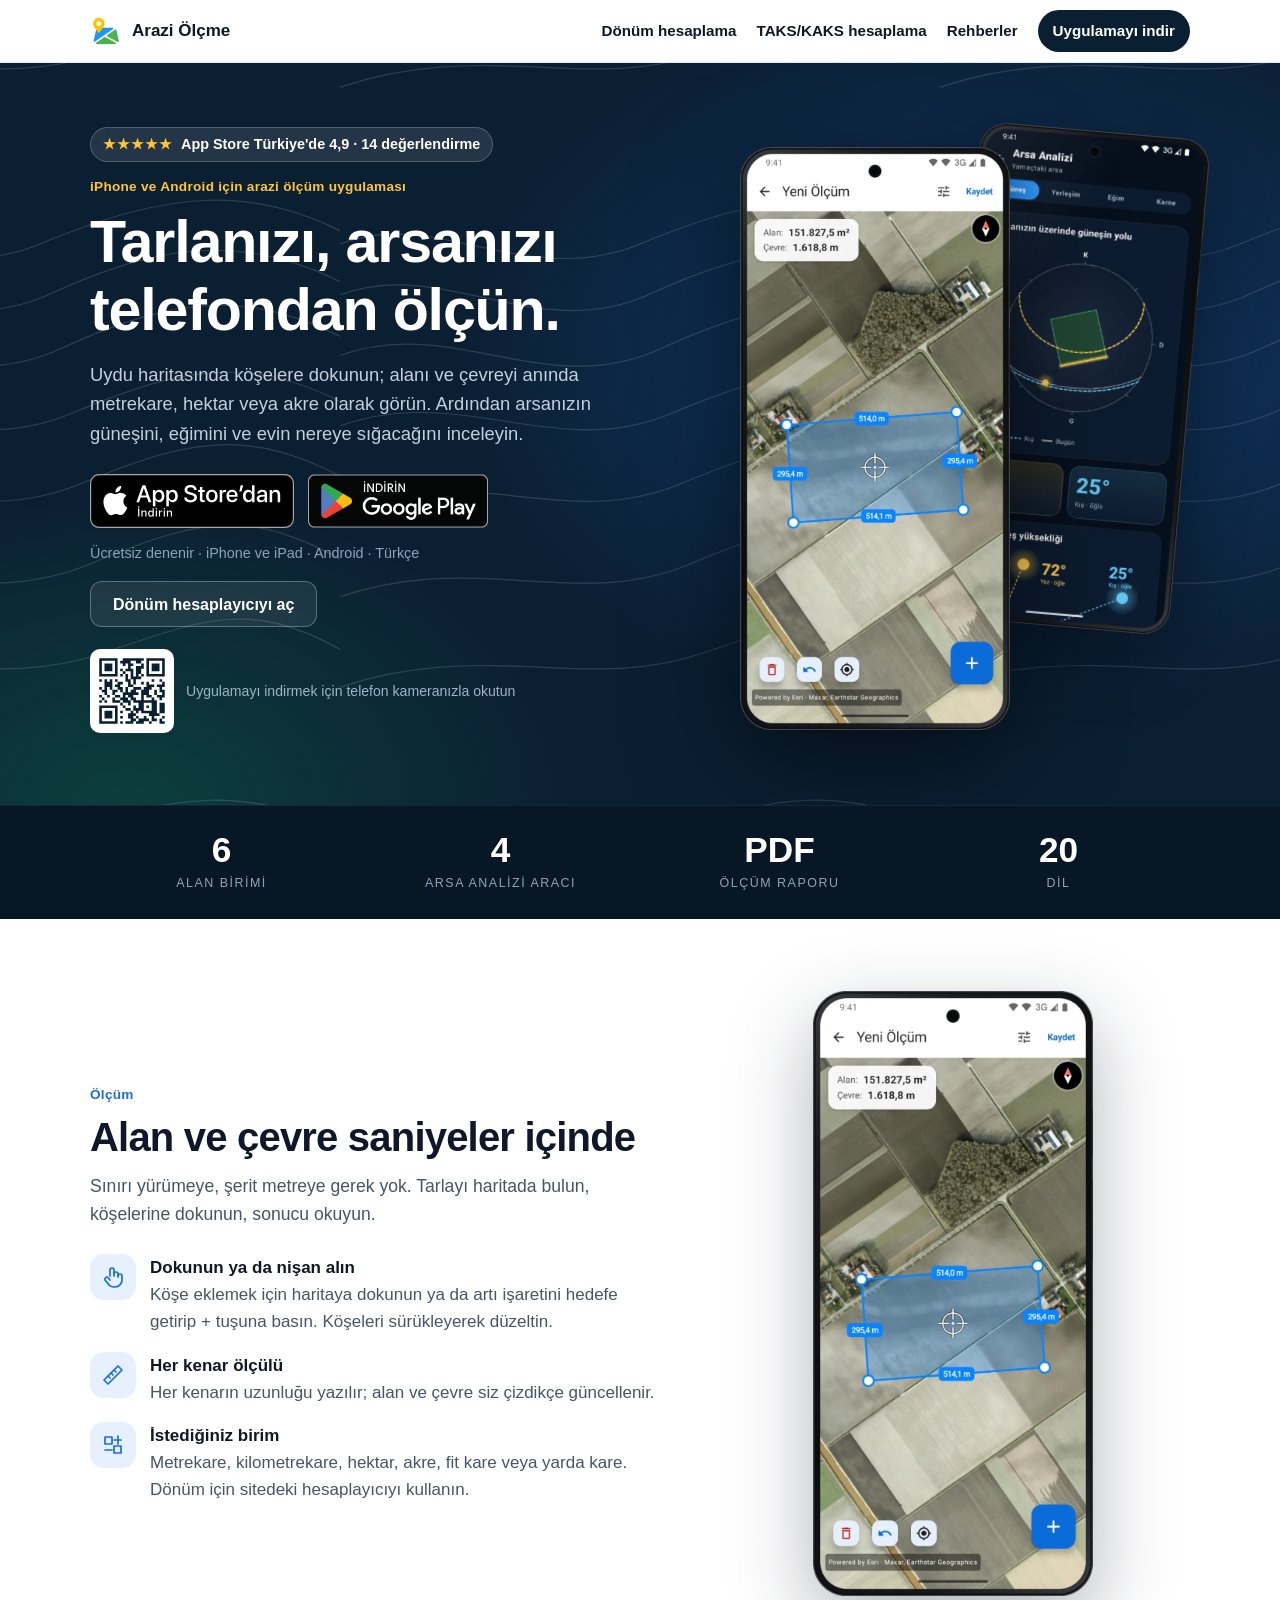
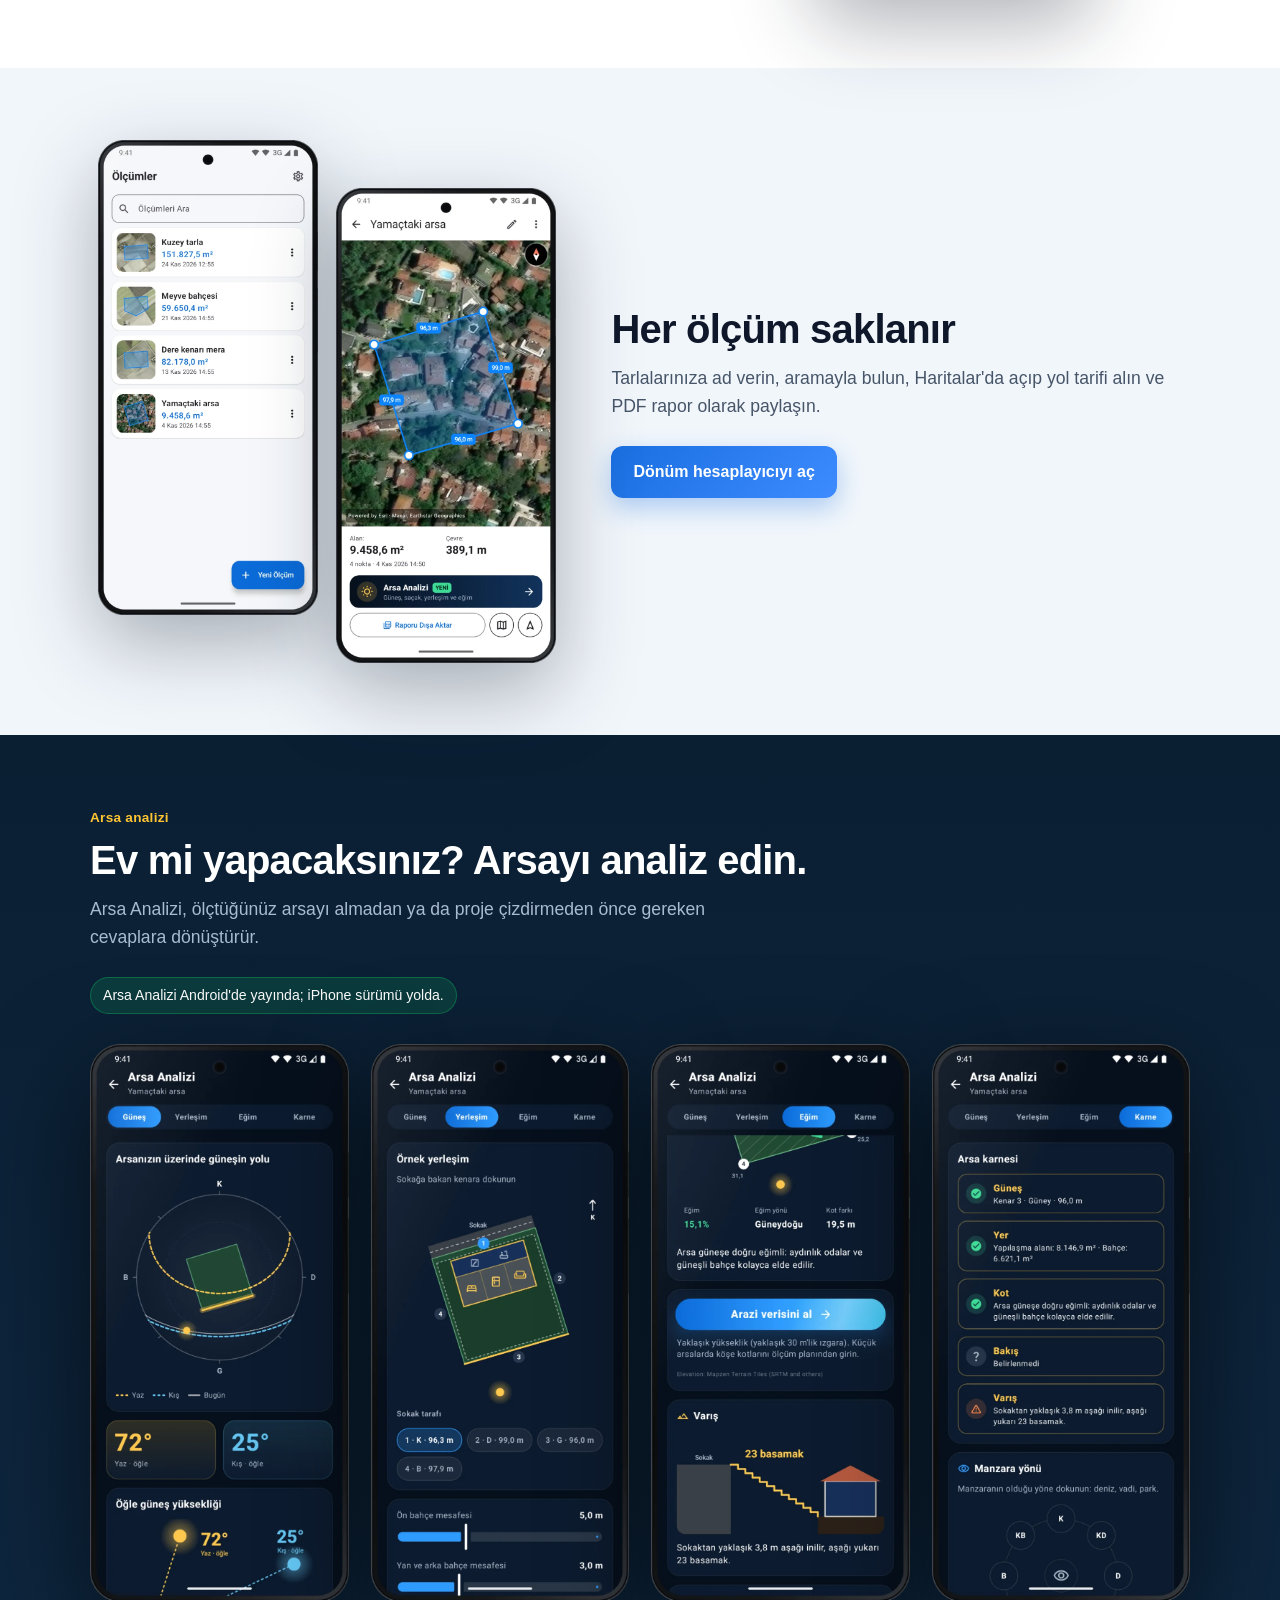
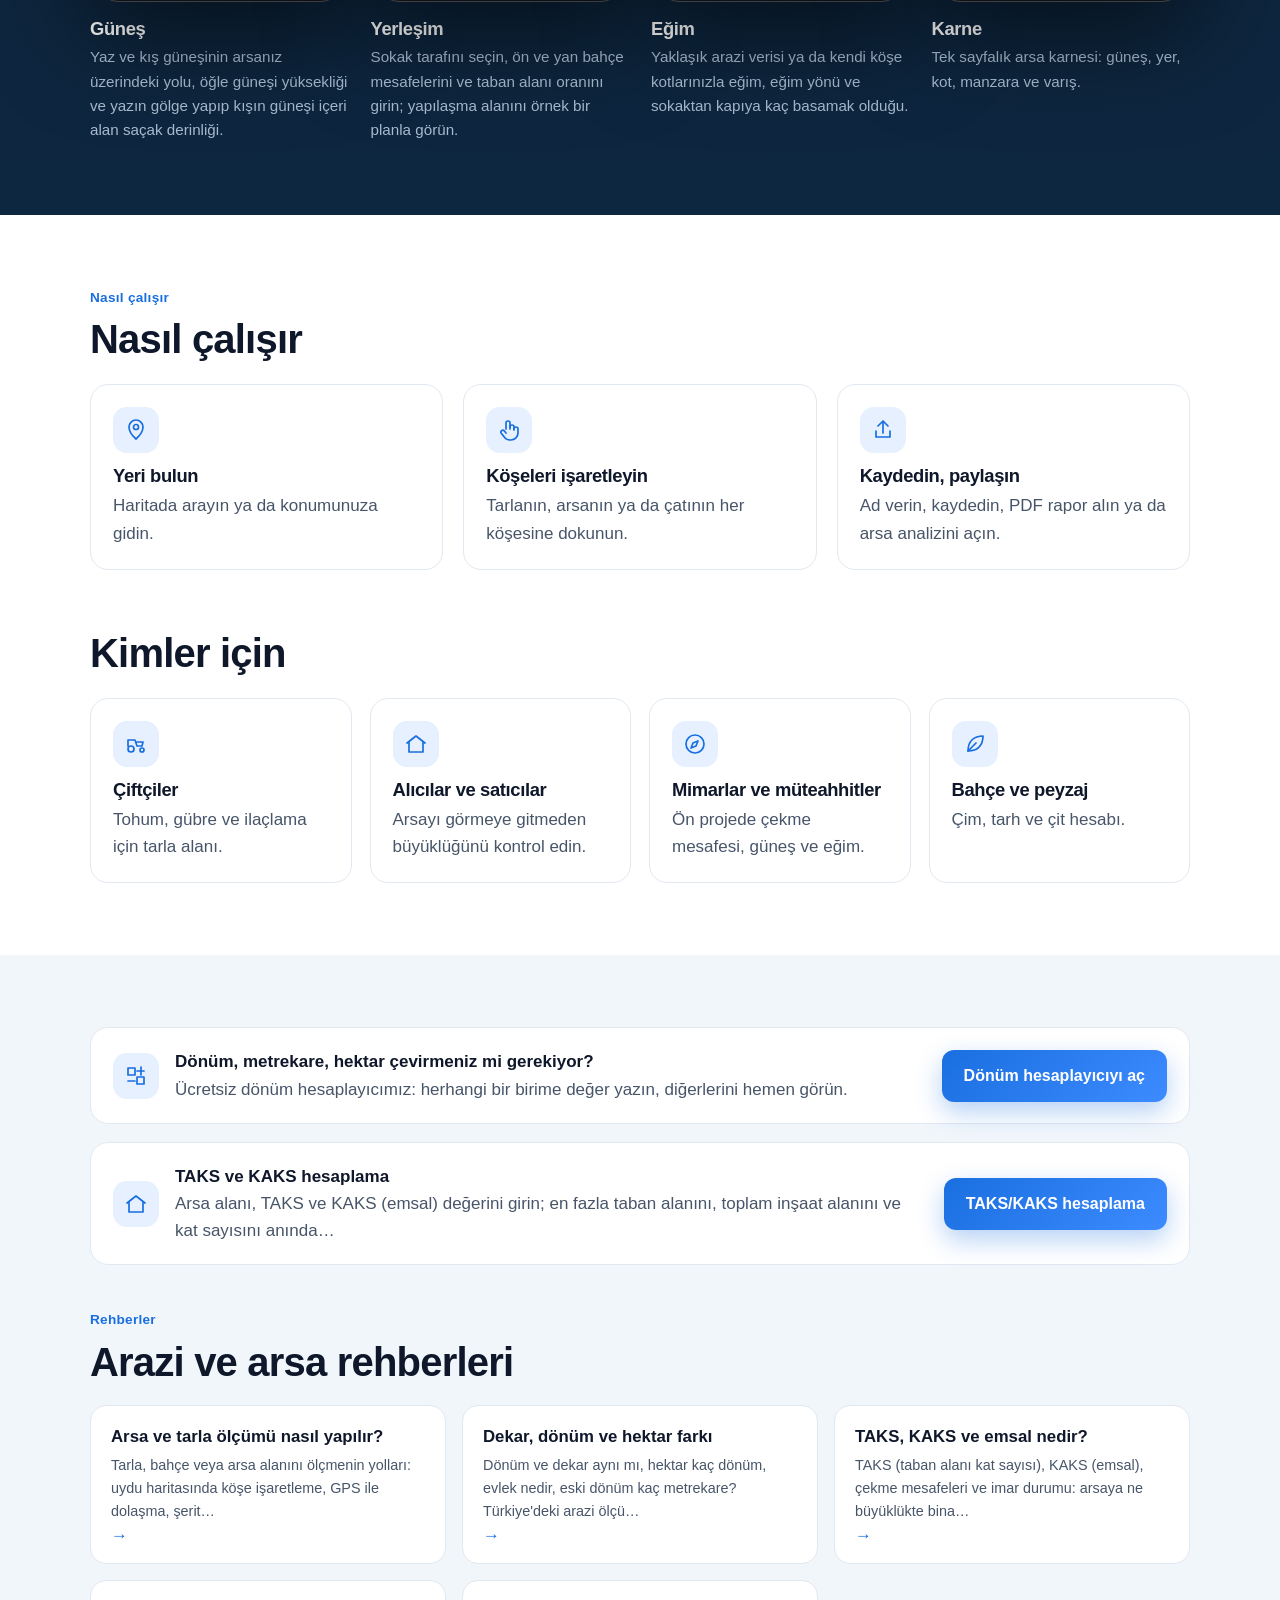
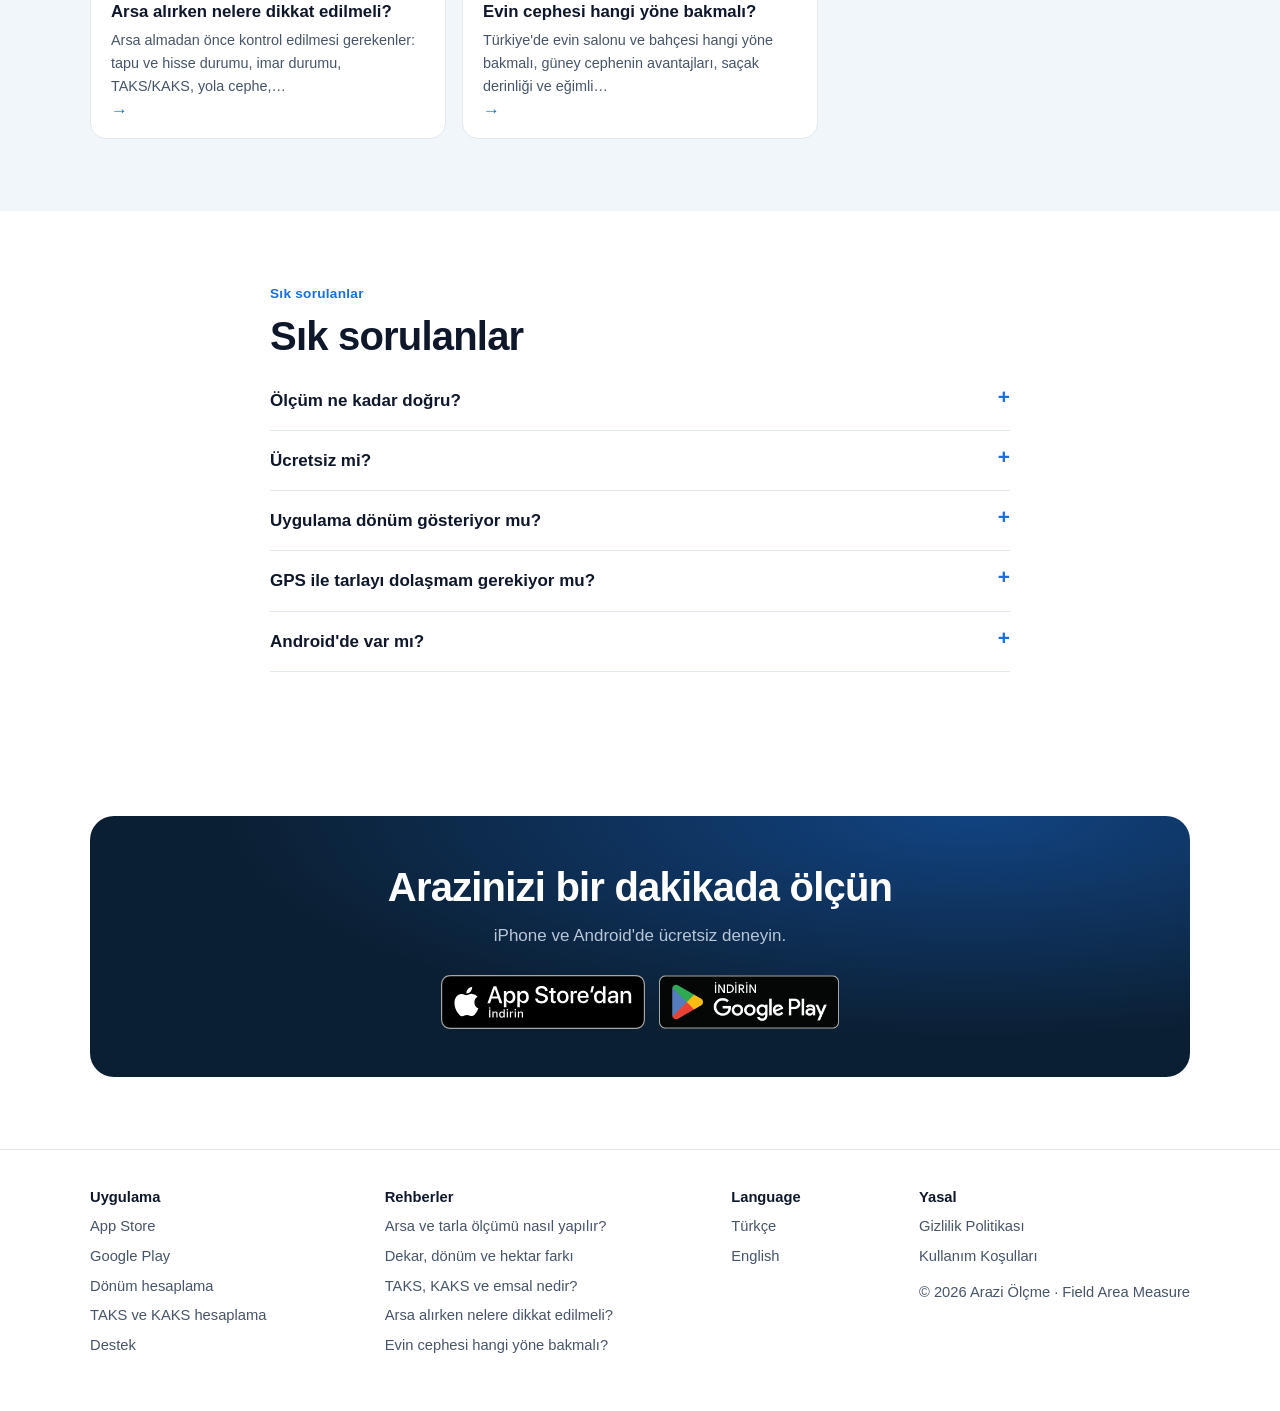
<file: index.html>
<!DOCTYPE html>
<html lang="tr">
<head>
<meta charset="utf-8">
<meta name="viewport" content="width=device-width, initial-scale=1, viewport-fit=cover">
<title>Arazi Ölçme: Tarla ve Arsa Alanını Uydu Haritasında Ölçün (m², Dönüm, Hektar)</title>
<meta name="description" content="Tarlanızın veya arsanızın köşelerine uydu haritasında dokunun, alanı ve çevreyi saniyeler içinde görün. Ölçümleri kaydedin, PDF rapor alın, arsanızın güneşini ve eğimini analiz edin. iPhone ve Android.">
<link rel="canonical" href="https://arazi.app/">
<link rel="alternate" hreflang="tr" href="https://arazi.app/"><link rel="alternate" hreflang="en" href="https://fieldareameasure.com/"><link rel="alternate" hreflang="x-default" href="https://arazi.app/">
<meta name="robots" content="index, follow, max-image-preview:large">
<meta name="apple-itunes-app" content="app-id=6740893569">
<meta name="theme-color" content="#0b1f33">
<meta property="og:type" content="website">
<meta property="og:site_name" content="Arazi Ölçme">
<meta property="og:url" content="https://arazi.app/">
<meta property="og:title" content="Arazi Ölçme: Tarla ve Arsa Alanını Uydu Haritasında Ölçün (m², Dönüm, Hektar)">
<meta property="og:description" content="Tarlanızın veya arsanızın köşelerine uydu haritasında dokunun, alanı ve çevreyi saniyeler içinde görün. Ölçümleri kaydedin, PDF rapor alın, arsanızın güneşini ve eğimini analiz edin. iPhone ve Android.">
<meta property="og:image" content="https://arazi.app/assets/img/og-tr.jpg">
<meta property="og:image:width" content="1200"><meta property="og:image:height" content="630">
<meta property="og:locale" content="tr_TR">
<meta name="twitter:card" content="summary_large_image">
<meta name="twitter:title" content="Arazi Ölçme: Tarla ve Arsa Alanını Uydu Haritasında Ölçün (m², Dönüm, Hektar)"><meta name="twitter:description" content="Tarlanızın veya arsanızın köşelerine uydu haritasında dokunun, alanı ve çevreyi saniyeler içinde görün. Ölçümleri kaydedin, PDF rapor alın, arsanızın güneşini ve eğimini analiz edin. iPhone ve Android.">
<meta name="twitter:image" content="https://arazi.app/assets/img/og-tr.jpg">
<link rel="icon" href="/assets/img/icon-32.png" sizes="32x32" type="image/png">
<link rel="apple-touch-icon" href="/assets/img/icon-180.png">
<link rel="manifest" href="/manifest.json">
<link rel="preload" as="image" href="/assets/img/screen-tr-measure.webp" fetchpriority="high">
<style>:root { --brand: #1a6fe0; --brand-2: #0f9d58; --ink: #0f172a; --muted: #475569; --line: #e2e8f0; --soft: #f1f6fb; --navy: #0b1f33; --sun: #ffc533; --radius: 18px; }
* { box-sizing: border-box; margin: 0; padding: 0; }
html { -webkit-text-size-adjust: 100%; scroll-behavior: smooth; }
body { font-family: -apple-system, BlinkMacSystemFont, "Segoe UI", Roboto, Inter, sans-serif; color: var(--ink); background: #fff; line-height: 1.6; font-size: 17px; }
img { max-width: 100%; height: auto; display: block; }
a { color: var(--brand); }
.wrap { max-width: 1140px; margin: 0 auto; padding: 0 20px; }
.narrow { max-width: 780px; }
h1, h2, h3 { letter-spacing: -.02em; line-height: 1.15; }
h2 { font-size: clamp(1.8rem, 3.6vw, 2.5rem); margin-bottom: 12px; }
h3 { font-size: 1.15rem; margin-bottom: 6px; }
.lead { color: var(--muted); font-size: 1.1rem; max-width: 680px; margin-bottom: 26px; }
.kick { font-size: .78rem; font-weight: 800; letter-spacing: .14em; text-transform: uppercase; color: var(--brand); margin-bottom: 8px; }
.kick.light { color: var(--sun); }
section { padding: 72px 0; }
section.alt { background: var(--soft); }
.center { display: flex; justify-content: center; }

/* header */
.top { position: sticky; top: 0; z-index: 50; background: rgba(255,255,255,.92); backdrop-filter: saturate(1.4) blur(12px); -webkit-backdrop-filter: saturate(1.4) blur(12px); border-bottom: 1px solid var(--line); }
.top .wrap { display: flex; align-items: center; gap: 16px; height: 62px; }
.brand { display: flex; align-items: center; gap: 10px; font-weight: 800; color: var(--ink); text-decoration: none; white-space: nowrap; }
.brand img { width: 32px; height: 32px; border-radius: 8px; }
.top nav { margin-left: auto; display: flex; gap: 20px; align-items: center; }
.top nav a { color: var(--ink); text-decoration: none; font-size: .95rem; font-weight: 600; }
.top nav a:hover { color: var(--brand); }
.top .get { white-space: nowrap; background: var(--navy); color: #fff !important; padding: 9px 15px; border-radius: 999px; }
.lang { font-size: .9rem; border: 1px solid var(--line); border-radius: 8px; padding: 5px 6px; background: #fff; }
@media (max-width: 820px) { .top nav .hide-sm, .top .lang { display: none; } }

/* buttons */
.ctas { display: flex; flex-wrap: wrap; gap: 14px; align-items: center; margin-top: 26px; }
.badge img { height: 54px; width: auto; }
.btn { display: inline-flex; align-items: center; justify-content: center; gap: 8px; min-height: 52px; padding: 0 22px; border-radius: 12px; font-weight: 700; font-size: 1rem; text-decoration: none; border: 0; cursor: pointer; font-family: inherit; }
.btn-primary { background: linear-gradient(135deg, var(--brand), #3d8bff); color: #fff; box-shadow: 0 10px 26px rgba(26,111,224,.32); }
.btn-ghost { background: #fff; color: var(--ink); border: 1px solid var(--line); }
.btn-ghost.light { background: rgba(255,255,255,.08); color: #fff; border-color: rgba(255,255,255,.28); min-height: 46px; }

/* hero */
.hero.land { position: relative; overflow: hidden; color: #e8eef6; padding: 64px 0 72px;
  background: radial-gradient(ellipse 60% 70% at 78% 40%, rgba(26,111,224,.35), transparent 70%), radial-gradient(ellipse 50% 60% at 10% 100%, rgba(15,157,88,.25), transparent 70%), var(--navy); }
.hero.land::before { content: ""; position: absolute; inset: 0; opacity: .14; pointer-events: none;
  background: url("data:image/svg+xml,%3Csvg xmlns='http://www.w3.org/2000/svg' width='600' height='600' viewBox='0 0 600 600' fill='none' stroke='%23ffffff' stroke-width='1.2'%3E%3Cpath d='M-20 120 C 80 60 180 160 300 110 S 520 40 640 120'/%3E%3Cpath d='M-20 170 C 90 110 190 215 310 160 S 520 95 640 170'/%3E%3Cpath d='M-20 230 C 100 170 200 270 320 215 S 520 150 640 225'/%3E%3Cpath d='M-20 300 C 110 240 210 330 330 280 S 520 215 640 290'/%3E%3Cpath d='M-20 380 C 120 320 220 400 340 350 S 520 290 640 365'/%3E%3Cpath d='M-20 470 C 130 410 230 480 350 430 S 520 370 640 450'/%3E%3Cpath d='M-20 560 C 140 500 240 560 360 520 S 520 460 640 540'/%3E%3C/svg%3E") center / 600px; }
.hero.land .wrap { position: relative; display: grid; grid-template-columns: 1.05fr .95fr; gap: 40px; align-items: center; }
.hero.land h1 { font-size: clamp(2.3rem, 5vw, 3.7rem); color: #fff; margin: 10px 0 16px; font-weight: 800; }
.hero.land .sub { color: #c3d0df; font-size: 1.15rem; max-width: 560px; }
.hero.land .compat { color: #8ea3bb; font-size: .9rem; margin-top: 14px; }
.eyebrow { display: inline-flex; align-items: center; gap: 8px; font-size: .9rem; font-weight: 700; color: #fff; background: rgba(255,255,255,.1); border: 1px solid rgba(255,255,255,.2); border-radius: 999px; padding: 5px 12px; text-decoration: none; margin-bottom: 14px; }
.stars { color: var(--sun); letter-spacing: 1px; }
.qr { display: none; align-items: center; gap: 12px; margin-top: 22px; font-size: .88rem; color: #9fb2c8; }
.qr img { width: 84px; height: 84px; border-radius: 10px; background: #fff; padding: 4px; }
@media (min-width: 900px) and (hover: hover) { .qr { display: flex; } }
.pair { position: relative; height: 600px; max-width: 470px; margin-left: auto; }
.pair .device { position: absolute; }
.pair .back { right: 0; top: 0; width: 230px; transform: rotate(5deg); }
.pair .front { left: 20px; bottom: 0; width: 270px; }
@media (max-width: 860px) {
  .hero.land { padding: 36px 0 48px; }
  .hero.land .wrap { grid-template-columns: 1fr; }
  .pair { height: 470px; max-width: 360px; margin: 10px auto 0; }
  .pair .back { width: 180px; } .pair .front { width: 215px; left: 0; }
}

/* phone mockups: pre-rendered images (tools/mockup.js), only size and shadow here */
img.device { display: block; width: 100%; max-width: 280px; height: auto; filter: drop-shadow(0 28px 40px rgba(8,20,35,.32)); }
img.device.sm { max-width: 220px; }
section.dark img.device, .hero img.device { filter: drop-shadow(0 30px 50px rgba(0,0,0,.55)); }
@media (max-width: 860px) {
  .pair { height: auto; max-width: 260px; margin: 18px auto 0; }
  .pair .back { display: none; }
  .pair .front { position: relative; left: 0; width: 100%; }
  .split .center img.device { max-width: 250px; }
}

/* stats */
.statbar { background: #081726; padding: 26px 0; border-top: 1px solid rgba(255,255,255,.06); }
.stats { display: grid; grid-template-columns: repeat(4, 1fr); gap: 16px; text-align: center; }
.stats b { display: block; font-size: 2.2rem; line-height: 1; color: #fff; font-weight: 800; }
.stats span { display: block; margin-top: 6px; font-size: .78rem; letter-spacing: .12em; text-transform: uppercase; color: #8ea3bb; }
@media (max-width: 600px) { .stats { grid-template-columns: 1fr 1fr; gap: 22px 12px; } }

/* split sections */
.split { display: grid; grid-template-columns: 1.1fr .9fr; gap: 48px; align-items: center; }
.split.rev { grid-template-columns: .9fr 1.1fr; }
.duo { gap: 18px; align-items: flex-start; }
.duo img.device { max-width: 220px; min-width: 0; flex: 1 1 0; }
.duo img.device:last-child { margin-top: 48px; }
@media (max-width: 860px) { .split, .split.rev { grid-template-columns: 1fr; gap: 28px; } .duo img.device { max-width: 47%; } .duo img.device:last-child { margin-top: 28px; } }
.points { list-style: none; display: grid; gap: 16px; }
.points li { display: flex; gap: 14px; align-items: flex-start; }
.points p { color: var(--muted); }
.ico { flex: 0 0 auto; width: 46px; height: 46px; padding: 11px; border-radius: 14px; background: #e6f0fe; color: var(--brand); display: block; margin-bottom: 12px; }
.points .ico { margin: 0; }

/* site analysis (dark) */
section.dark { background: linear-gradient(180deg, #0b1f33, #0e2740); color: #dbe6f2; }
section.dark h2 { color: #fff; } section.dark .lead { color: #a9bbcf; } section.dark .kick { color: var(--sun); }
.pill { display: inline-block; font-size: .88rem; color: #fff; background: rgba(15,157,88,.22); border: 1px solid rgba(15,157,88,.5); padding: 6px 12px; border-radius: 999px; margin-bottom: 30px; }
.stabs { display: grid; grid-template-columns: repeat(4, 1fr); gap: 22px; }
.stab h3 { color: #fff; margin-top: 16px; } .stab p { color: #a9bbcf; font-size: .95rem; }
.stab img.device { max-width: 100%; }
@media (max-width: 960px) { .stabs { grid-template-columns: 1fr 1fr; } }
@media (max-width: 520px) { .stabs { grid-template-columns: 1fr; } .stab img.device { max-width: 250px; margin: 0 auto; } }

/* cards */
.grid3 { display: grid; grid-template-columns: repeat(3, 1fr); gap: 20px; }
.grid4 { display: grid; grid-template-columns: repeat(4, 1fr); gap: 18px; }
@media (max-width: 900px) { .grid3, .grid4 { grid-template-columns: 1fr 1fr; } }
@media (max-width: 560px) { .grid3, .grid4 { grid-template-columns: 1fr; } }
.card { background: #fff; border: 1px solid var(--line); border-radius: var(--radius); padding: 22px; }
.card p { color: var(--muted); }
.gcards { display: grid; grid-template-columns: repeat(3, 1fr); gap: 16px; margin-top: 20px; }
@media (max-width: 900px) { .gcards { grid-template-columns: 1fr 1fr; } } @media (max-width: 560px) { .gcards { grid-template-columns: 1fr; } }
.gcard { position: relative; display: block; background: #fff; border: 1px solid var(--line); border-radius: 16px; padding: 20px 20px 40px; text-decoration: none; color: var(--ink); transition: border-color .2s, transform .2s; }
.gcard:hover { border-color: var(--brand); transform: translateY(-2px); }
.gcard b { display: block; font-size: 1.05rem; line-height: 1.3; }
.gcard span { display: block; color: var(--muted); font-size: .9rem; margin-top: 6px; }
.gcard em { position: absolute; left: 20px; bottom: 14px; font-style: normal; color: var(--brand); font-weight: 800; }
.inline-cta { display: flex; gap: 16px; align-items: center; flex-wrap: wrap; background: #fff; border: 1px solid var(--line); border-radius: var(--radius); padding: 20px 22px; margin: 28px 0; }
.inline-cta p { flex: 1 1 260px; margin: 0 !important; font-weight: 700; }
.inline-cta p span { font-weight: 400; color: var(--muted); }
.inline-cta .badge img { height: 46px; }
.toolcta .ico { margin: 0; }
.toolcta { margin: 0 0 18px; }
.toolcta + .kick { margin-top: 44px; }

/* faq & cta */
.faq details { border-bottom: 1px solid var(--line); padding: 16px 0; }
.faq summary { font-weight: 700; cursor: pointer; list-style: none; display: flex; justify-content: space-between; gap: 12px; }
.faq summary::after { content: "+"; font-size: 1.3rem; line-height: 1; color: var(--brand); }
.faq details[open] summary::after { content: "–"; }
.faq details p { color: var(--muted); margin-top: 8px; }
.cta-band { background: radial-gradient(ellipse at 80% 0, rgba(26,111,224,.45), transparent 60%), var(--navy); color: #fff; border-radius: 24px; padding: 48px 28px; text-align: center; }
.cta-band h2 { color: #fff; } .cta-band p { color: #b8c7d8; }
.cta-band .ctas { justify-content: center; }
.cta-band .btn-ghost { background: transparent; color: #fff; border-color: rgba(255,255,255,.35); }

/* article pages */
.banner { position: relative; overflow: hidden; background: var(--navy); color: #dbe6f2; padding: 44px 0 50px; }
.banner::before { content: ""; position: absolute; inset: 0; background: radial-gradient(ellipse 50% 80% at 85% 30%, rgba(26,111,224,.35), transparent 70%); }
.banner-in { position: relative; display: grid; grid-template-columns: 1.4fr .6fr; gap: 40px; align-items: center; }
.banner-in.noart { grid-template-columns: 1fr; max-width: 820px; }
.banner h1 { color: #fff; font-size: clamp(2rem, 4.4vw, 3rem); margin: 8px 0 14px; font-weight: 800; }
.banner .intro { color: #c3d0df; font-size: 1.12rem; }
.banner .upd { color: #8ea3bb; font-size: .85rem; margin-top: 12px; }
.crumbs, .crumbs a { color: #8ea3bb; font-size: .88rem; }
.banner-art img.device { margin: 0 auto; max-width: 210px; }
@media (max-width: 860px) { .banner-in { grid-template-columns: 1fr; } .banner-art { display: none; } }
.prose h2 { margin-top: 36px; font-size: 1.6rem; }
.prose p, .prose ul, .prose ol { margin: 12px 0; }
.prose ul, .prose ol { padding-left: 22px; }
.prose li { margin: 6px 0; }
.prose table { width: 100%; border-collapse: collapse; margin: 16px 0; font-size: .95rem; }
.prose th, .prose td { text-align: left; padding: 10px; border-bottom: 1px solid var(--line); vertical-align: top; }
.prose th { background: var(--soft); }
.table-scroll { overflow-x: auto; }
.checks { list-style: none; padding: 0 !important; counter-reset: c; }
.checks li { counter-increment: c; position: relative; padding: 14px 16px 14px 58px; border: 1px solid var(--line); border-radius: 14px; margin: 12px 0 !important; background: #fff; }
.checks li::before { content: counter(c); position: absolute; left: 16px; top: 14px; width: 28px; height: 28px; border-radius: 50%; background: var(--brand); color: #fff; font-weight: 800; display: grid; place-items: center; font-size: .9rem; }
.checks li b { display: block; }
.note-box { background: #fff8e6; border: 1px solid #ffe2a3; border-radius: 14px; padding: 14px 16px; margin: 20px 0; font-size: .95rem; }

/* tools */
.tool { background: #fff; border: 1px solid var(--line); border-radius: 22px; padding: 22px; box-shadow: 0 16px 40px rgba(15,23,42,.06); }
.ugrid { display: grid; grid-template-columns: 1fr 1fr; gap: 12px; }
@media (max-width: 600px) { .ugrid { grid-template-columns: 1fr; } }
.urow { display: grid; gap: 6px; font-size: .88rem; font-weight: 700; color: var(--muted); }
.urow input, .rgrid input, .rgrid select { min-height: 50px; font: inherit; font-size: 1.1rem; font-weight: 600; color: var(--ink); padding: 0 14px; border: 1px solid var(--line); border-radius: 12px; background: var(--soft); width: 100%; }
.urow input:focus, .rgrid input:focus { outline: 2px solid var(--brand); background: #fff; }
.urow.src input { background: #fff; border-color: var(--brand); }
.tnote { color: var(--muted); font-size: .85rem; margin-top: 12px; }
.rgrid { display: grid; grid-template-columns: 1fr 1fr 1fr; gap: 12px; margin-top: 12px; }
.rgrid label { display: grid; gap: 6px; font-size: .88rem; font-weight: 700; color: var(--muted); }
@media (max-width: 600px) { .rgrid { grid-template-columns: 1fr 1fr; } }
.rout { margin-top: 14px; font-size: 1.05rem; font-weight: 700; min-height: 1.5em; }
.res { display: grid; grid-template-columns: repeat(auto-fit, minmax(160px, 1fr)); gap: 12px; margin-top: 16px; }
.res div { background: var(--soft); border-radius: 14px; padding: 14px; }
.res b { display: block; font-size: 1.4rem; }
.res span { color: var(--muted); font-size: .85rem; }

/* footer & sticky */
footer { border-top: 1px solid var(--line); padding: 36px 0 48px; font-size: .92rem; color: var(--muted); }
footer .cols { display: flex; flex-wrap: wrap; gap: 28px 48px; justify-content: space-between; }
footer ul { list-style: none; } footer li { margin: 6px 0; }
footer a { color: var(--muted); text-decoration: none; } footer a:hover { color: var(--brand); }
footer .h { font-weight: 800; color: var(--ink); margin-bottom: 6px; }
.sticky-cta { position: fixed; left: 12px; right: 12px; bottom: calc(12px + env(safe-area-inset-bottom)); z-index: 60; display: none; }
.sticky-cta a { width: 100%; }
@media (max-width: 760px) { .sticky-cta.show { display: block; } body { padding-bottom: 80px; } }
[hidden] { display: none !important; }
@media (prefers-reduced-motion: reduce) { * { transition: none !important; scroll-behavior: auto !important; } }
html[lang="tr"] .kick { text-transform: none; letter-spacing: .02em; font-size: .85rem; }
</style>
<script type="application/ld+json">{"@context": "https://schema.org", "@type": "MobileApplication", "name": "Arazi Ölçme", "operatingSystem": "iOS", "applicationCategory": "UtilitiesApplication", "url": "https://arazi.app/", "downloadUrl": "https://apps.apple.com/app/id6740893569", "image": "https://arazi.app/assets/img/icon-512.png", "offers": {"@type": "Offer", "price": "0", "priceCurrency": "USD"}, "aggregateRating": {"@type": "AggregateRating", "ratingValue": "4.9", "ratingCount": "14", "bestRating": "5", "worstRating": "1"}}</script><script type="application/ld+json">{"@context": "https://schema.org", "@type": "MobileApplication", "name": "Arazi Ölçme", "operatingSystem": "Android", "applicationCategory": "UtilitiesApplication", "url": "https://arazi.app/", "downloadUrl": "https://play.google.com/store/apps/details?id=com.asilarslan.fieldarea", "image": "https://arazi.app/assets/img/icon-512.png", "offers": {"@type": "Offer", "price": "0", "priceCurrency": "USD"}}</script><script type="application/ld+json">{"@context": "https://schema.org", "@type": "WebSite", "name": "Arazi Ölçme", "url": "https://arazi.app/", "inLanguage": "tr"}</script>
</head>
<body>
<header class="top"><div class="wrap">
<a class="brand" href="/"><img src="/assets/img/icon-64.png" alt="" width="32" height="32">Arazi Ölçme</a>
<nav><a class="hide-sm" href="/donum-hesaplama/">Dönüm hesaplama</a><a class="hide-sm" href="/taks-kaks-hesaplama/">TAKS/KAKS hesaplama</a><a class="hide-sm" href="/rehber/">Rehberler</a>
<a class="get" href="https://apps.apple.com/app/apple-store/id6740893569?ct=web-nav-tr&mt=8" data-play="https://play.google.com/store/apps/details?id=com.asilarslan.fieldarea&amp;referrer=utm_source%3Darazi.app%26utm_medium%3Dweb%26utm_campaign%3Dweb-nav-tr" rel="noopener">Uygulamayı indir</a></nav></div></header>
<main>
<section class="hero land" data-hero><div class="wrap">
<div>
<a class="eyebrow" href="https://apps.apple.com/app/apple-store/id6740893569?ct=web-rating-tr&mt=8" rel="noopener"><span class="stars">★★★★★</span> App Store Türkiye&#x27;de 4,9 · 14 değerlendirme</a><p class="kick light">iPhone ve Android için arazi ölçüm uygulaması</p>
<h1>Tarlanızı, arsanızı telefondan ölçün.</h1>
<p class="sub">Uydu haritasında köşelere dokunun; alanı ve çevreyi anında metrekare, hektar veya akre olarak görün. Ardından arsanızın güneşini, eğimini ve evin nereye sığacağını inceleyin.</p>
<div class="ctas"><a class="badge" href="https://apps.apple.com/app/apple-store/id6740893569?ct=web-hero-tr&mt=8" rel="noopener"><img src="/assets/img/app-store-tr-tr.svg" alt="Download on the App Store" width="204" height="54"></a><a class="badge" href="https://play.google.com/store/apps/details?id=com.asilarslan.fieldarea&referrer=utm_source%3Darazi.app%26utm_medium%3Dweb%26utm_campaign%3Dweb-hero-tr" rel="noopener"><img src="/assets/img/play-tr.webp" alt="Get it on Google Play" width="180" height="54"></a></div>
<p class="compat">Ücretsiz denenir · iPhone ve iPad · Android · Türkçe</p>
<p style="margin-top:16px"><a class="btn btn-ghost light" href="/donum-hesaplama/">Dönüm hesaplayıcıyı aç</a></p>
<div class="qr"><img src="/assets/img/qr-app-store.svg" alt="QR code" width="84" height="84" loading="lazy"><span>Uygulamayı indirmek için telefon kameranızla okutun</span></div>
</div>
<div class="media"><div class="pair"><img class="device back" src="/assets/img/screen-tr-site0.webp" alt="Arsa üzerinde güneşin yolu" width="720" height="1555" loading="lazy" decoding="async"><img class="device front" src="/assets/img/screen-tr-measure.webp" alt="Arazi Ölçme uygulamasında uydu haritası üzerinde tarla ölçümü" width="720" height="1555" fetchpriority="high" decoding="async"></div></div>
</div></section>
<section class="statbar"><div class="wrap"><div class="stats"><div><b>6</b><span>alan birimi</span></div><div><b>4</b><span>arsa analizi aracı</span></div><div><b>PDF</b><span>ölçüm raporu</span></div><div><b>20</b><span>dil</span></div></div></div></section>

<section><div class="wrap split">
<div><p class="kick">Ölçüm</p><h2>Alan ve çevre saniyeler içinde</h2><p class="lead">Sınırı yürümeye, şerit metreye gerek yok. Tarlayı haritada bulun, köşelerine dokunun, sonucu okuyun.</p><ul class="points"><li><svg class="ico" width="24" height="24" viewBox="0 0 24 24" fill="none" stroke="currentColor" stroke-width="1.7" stroke-linecap="round" stroke-linejoin="round" aria-hidden="true"><path d="M9 11V5a2 2 0 0 1 4 0v6"/><path d="M13 9a2 2 0 0 1 4 0v3"/><path d="M17 11a2 2 0 0 1 4 0v4a7 7 0 0 1-7 7h-1a7 7 0 0 1-6-3.4L4 15a2 2 0 0 1 3.4-2L9 15"/></svg><div><b>Dokunun ya da nişan alın</b><p>Köşe eklemek için haritaya dokunun ya da artı işaretini hedefe getirip + tuşuna basın. Köşeleri sürükleyerek düzeltin.</p></div></li><li><svg class="ico" width="24" height="24" viewBox="0 0 24 24" fill="none" stroke="currentColor" stroke-width="1.7" stroke-linecap="round" stroke-linejoin="round" aria-hidden="true"><path d="M3 17 17 3l4 4L7 21z"/><path d="M7 13l2 2M10 10l2 2M13 7l2 2"/></svg><div><b>Her kenar ölçülü</b><p>Her kenarın uzunluğu yazılır; alan ve çevre siz çizdikçe güncellenir.</p></div></li><li><svg class="ico" width="24" height="24" viewBox="0 0 24 24" fill="none" stroke="currentColor" stroke-width="1.7" stroke-linecap="round" stroke-linejoin="round" aria-hidden="true"><path d="M4 4h7v7H4zM13 13h7v7h-7z"/><path d="M13 7h7M17 3v8M4 17h7"/></svg><div><b>İstediğiniz birim</b><p>Metrekare, kilometrekare, hektar, akre, fit kare veya yarda kare. Dönüm için sitedeki hesaplayıcıyı kullanın.</p></div></li></ul></div>
<div class="center"><img class="device " src="/assets/img/screen-tr-measure.webp" alt="Uydu haritasında tarla ölçümü" width="720" height="1555" loading="lazy" decoding="async"></div>
</div></section>

<section class="alt"><div class="wrap split rev">
<div class="center duo"><img class="device sm" src="/assets/img/screen-tr-list.webp" alt="Kaydedilmiş ölçümler listesi" width="720" height="1555" loading="lazy" decoding="async"><img class="device sm" src="/assets/img/screen-tr-detail.webp" alt="Kaydedilmiş arsa, alan ve çevre" width="720" height="1555" loading="lazy" decoding="async"></div>
<div><h2>Her ölçüm saklanır</h2><p class="lead">Tarlalarınıza ad verin, aramayla bulun, Haritalar&#x27;da açıp yol tarifi alın ve PDF rapor olarak paylaşın.</p>
<a class="btn btn-primary" href="/donum-hesaplama/">Dönüm hesaplayıcıyı aç</a></div>
</div></section>

<section class="dark"><div class="wrap">
<p class="kick">Arsa analizi</p><h2>Ev mi yapacaksınız? Arsayı analiz edin.</h2><p class="lead">Arsa Analizi, ölçtüğünüz arsayı almadan ya da proje çizdirmeden önce gereken cevaplara dönüştürür.</p>
<p class="pill">Arsa Analizi Android&#x27;de yayında; iPhone sürümü yolda.</p>
<div class="stabs"><div class="stab"><img class="device sm" src="/assets/img/screen-tr-site0.webp" alt="Arsa üzerinde güneşin yolu" width="720" height="1555" loading="lazy" decoding="async"><h3>Güneş</h3><p>Yaz ve kış güneşinin arsanız üzerindeki yolu, öğle güneşi yüksekliği ve yazın gölge yapıp kışın güneşi içeri alan saçak derinliği.</p></div><div class="stab"><img class="device sm" src="/assets/img/screen-tr-site1.webp" alt="Yapılaşma alanı ve örnek yerleşim" width="720" height="1555" loading="lazy" decoding="async"><h3>Yerleşim</h3><p>Sokak tarafını seçin, ön ve yan bahçe mesafelerini ve taban alanı oranını girin; yapılaşma alanını örnek bir planla görün.</p></div><div class="stab"><img class="device sm" src="/assets/img/screen-tr-site2.webp" alt="Eğim ve sokaktan basamak sayısı" width="720" height="1555" loading="lazy" decoding="async"><h3>Eğim</h3><p>Yaklaşık arazi verisi ya da kendi köşe kotlarınızla eğim, eğim yönü ve sokaktan kapıya kaç basamak olduğu.</p></div><div class="stab"><img class="device sm" src="/assets/img/screen-tr-site3.webp" alt="Arsa karnesi" width="720" height="1555" loading="lazy" decoding="async"><h3>Karne</h3><p>Tek sayfalık arsa karnesi: güneş, yer, kot, manzara ve varış.</p></div></div>
</div></section>

<section><div class="wrap">
<p class="kick">Nasıl çalışır</p><h2>Nasıl çalışır</h2><div class="grid3" style="margin-top:22px"><div class="card"><svg class="ico" width="24" height="24" viewBox="0 0 24 24" fill="none" stroke="currentColor" stroke-width="1.7" stroke-linecap="round" stroke-linejoin="round" aria-hidden="true"><path d="M12 21s7-6.2 7-12a7 7 0 0 0-14 0c0 5.8 7 12 7 12z"/><circle cx="12" cy="9" r="2.5"/></svg><h3>Yeri bulun</h3><p>Haritada arayın ya da konumunuza gidin.</p></div><div class="card"><svg class="ico" width="24" height="24" viewBox="0 0 24 24" fill="none" stroke="currentColor" stroke-width="1.7" stroke-linecap="round" stroke-linejoin="round" aria-hidden="true"><path d="M9 11V5a2 2 0 0 1 4 0v6"/><path d="M13 9a2 2 0 0 1 4 0v3"/><path d="M17 11a2 2 0 0 1 4 0v4a7 7 0 0 1-7 7h-1a7 7 0 0 1-6-3.4L4 15a2 2 0 0 1 3.4-2L9 15"/></svg><h3>Köşeleri işaretleyin</h3><p>Tarlanın, arsanın ya da çatının her köşesine dokunun.</p></div><div class="card"><svg class="ico" width="24" height="24" viewBox="0 0 24 24" fill="none" stroke="currentColor" stroke-width="1.7" stroke-linecap="round" stroke-linejoin="round" aria-hidden="true"><path d="M12 3v12M7 8l5-5 5 5"/><path d="M5 13v6h14v-6"/></svg><h3>Kaydedin, paylaşın</h3><p>Ad verin, kaydedin, PDF rapor alın ya da arsa analizini açın.</p></div></div>
<h2 style="margin-top:60px">Kimler için</h2><div class="grid4" style="margin-top:22px"><div class="card"><svg class="ico" width="24" height="24" viewBox="0 0 24 24" fill="none" stroke="currentColor" stroke-width="1.7" stroke-linecap="round" stroke-linejoin="round" aria-hidden="true"><circle cx="7" cy="17" r="3"/><circle cx="18" cy="18" r="2"/><path d="M4 14V8h7l2 6h5l1-4h-6"/></svg><h3>Çiftçiler</h3><p>Tohum, gübre ve ilaçlama için tarla alanı.</p></div><div class="card"><svg class="ico" width="24" height="24" viewBox="0 0 24 24" fill="none" stroke="currentColor" stroke-width="1.7" stroke-linecap="round" stroke-linejoin="round" aria-hidden="true"><path d="M3 11 12 4l9 7"/><path d="M5 10v10h14V10"/></svg><h3>Alıcılar ve satıcılar</h3><p>Arsayı görmeye gitmeden büyüklüğünü kontrol edin.</p></div><div class="card"><svg class="ico" width="24" height="24" viewBox="0 0 24 24" fill="none" stroke="currentColor" stroke-width="1.7" stroke-linecap="round" stroke-linejoin="round" aria-hidden="true"><circle cx="12" cy="12" r="9"/><path d="m15 9-2 5-5 2 2-5z"/></svg><h3>Mimarlar ve müteahhitler</h3><p>Ön projede çekme mesafesi, güneş ve eğim.</p></div><div class="card"><svg class="ico" width="24" height="24" viewBox="0 0 24 24" fill="none" stroke="currentColor" stroke-width="1.7" stroke-linecap="round" stroke-linejoin="round" aria-hidden="true"><path d="M5 19C5 9 11 4 20 4c0 9-5 15-15 15z"/><path d="M5 19l8-8"/></svg><h3>Bahçe ve peyzaj</h3><p>Çim, tarh ve çit hesabı.</p></div></div>
</div></section>

<section class="alt"><div class="wrap">
<div class="inline-cta toolcta"><svg class="ico" width="24" height="24" viewBox="0 0 24 24" fill="none" stroke="currentColor" stroke-width="1.7" stroke-linecap="round" stroke-linejoin="round" aria-hidden="true"><path d="M4 4h7v7H4zM13 13h7v7h-7z"/><path d="M13 7h7M17 3v8M4 17h7"/></svg><p>Dönüm, metrekare, hektar çevirmeniz mi gerekiyor?<br><span>Ücretsiz dönüm hesaplayıcımız: herhangi bir birime değer yazın, diğerlerini hemen görün.</span></p>
<a class="btn btn-primary" href="/donum-hesaplama/">Dönüm hesaplayıcıyı aç</a></div>
<div class="inline-cta toolcta"><svg class="ico" width="24" height="24" viewBox="0 0 24 24" fill="none" stroke="currentColor" stroke-width="1.7" stroke-linecap="round" stroke-linejoin="round" aria-hidden="true"><path d="M3 11 12 4l9 7"/><path d="M5 10v10h14V10"/></svg><p>TAKS ve KAKS hesaplama<br><span>Arsa alanı, TAKS ve KAKS (emsal) değerini girin; en fazla taban alanını, toplam inşaat alanını ve kat sayısını anında…</span></p><a class="btn btn-primary" href="/taks-kaks-hesaplama/">TAKS/KAKS hesaplama</a></div>
<p class="kick">Rehberler</p><h2>Arazi ve arsa rehberleri</h2><div class="gcards"><a class="gcard" href="/rehber/arsa-olcumu-nasil-yapilir/"><b>Arsa ve tarla ölçümü nasıl yapılır?</b><span>Tarla, bahçe veya arsa alanını ölçmenin yolları: uydu haritasında köşe işaretleme, GPS ile dolaşma, şerit…</span><em>→</em></a><a class="gcard" href="/rehber/dekar-donum-hektar-farki/"><b>Dekar, dönüm ve hektar farkı</b><span>Dönüm ve dekar aynı mı, hektar kaç dönüm, evlek nedir, eski dönüm kaç metrekare? Türkiye&#x27;deki arazi ölçü…</span><em>→</em></a><a class="gcard" href="/rehber/taks-kaks-emsal-nedir/"><b>TAKS, KAKS ve emsal nedir?</b><span>TAKS (taban alanı kat sayısı), KAKS (emsal), çekme mesafeleri ve imar durumu: arsaya ne büyüklükte bina…</span><em>→</em></a><a class="gcard" href="/rehber/arsa-alirken-nelere-dikkat-edilmeli/"><b>Arsa alırken nelere dikkat edilmeli?</b><span>Arsa almadan önce kontrol edilmesi gerekenler: tapu ve hisse durumu, imar durumu, TAKS/KAKS, yola cephe,…</span><em>→</em></a><a class="gcard" href="/rehber/evin-cephesi-hangi-yone-bakmali/"><b>Evin cephesi hangi yöne bakmalı?</b><span>Türkiye&#x27;de evin salonu ve bahçesi hangi yöne bakmalı, güney cephenin avantajları, saçak derinliği ve eğimli…</span><em>→</em></a></div>
</div></section>

<section id="faq"><div class="wrap narrow"><p class="kick">Sık sorulanlar</p><h2>Sık sorulanlar</h2><div class="faq"><details><summary>Ölçüm ne kadar doğru?</summary><p>Yerleştirdiğiniz köşeler ve uydu görüntüsü kadar doğrudur; çoğu tarla ve arsada fark birkaç yüzde içinde kalır. Tapu ve resmî işlemler için lisanslı harita mühendisinin ölçümü esastır.</p></details><details><summary>Ücretsiz mi?</summary><p>Ücretsiz deneyebilirsiniz. Haftalık veya yıllık abonelik sınırsız ölçüm, geçmiş ve rapor açar; mağaza ayarlarından istediğiniz zaman iptal edebilirsiniz.</p></details><details><summary>Uygulama dönüm gösteriyor mu?</summary><p>Uygulama metrekare, kilometrekare, hektar, akre, fit kare ve yarda kare gösterir. 1 dönüm 1.000 m² olduğundan metrekareden kolayca çevrilir; sitedeki dönüm hesaplayıcı da bunu yapar.</p></details><details><summary>GPS ile tarlayı dolaşmam gerekiyor mu?</summary><p>Hayır. Konumunuz haritada gösterilir; ölçümü uydu haritasında köşeleri işaretleyerek yaparsınız.</p></details><details><summary>Android&#x27;de var mı?</summary><p>Evet. Google Play&#x27;de “Arazi Ölçme”, App Store&#x27;da “Fields Area Measure” adıyla yer alıyor.</p></details></div></div></section>
<section><div class="wrap"><div class="cta-band">
<h2>Arazinizi bir dakikada ölçün</h2><p>iPhone ve Android&#x27;de ücretsiz deneyin.</p><div class="ctas"><a class="badge" href="https://apps.apple.com/app/apple-store/id6740893569?ct=web-bottom-tr&mt=8" rel="noopener"><img src="/assets/img/app-store-tr-tr.svg" alt="Download on the App Store" width="204" height="54"></a><a class="badge" href="https://play.google.com/store/apps/details?id=com.asilarslan.fieldarea&referrer=utm_source%3Darazi.app%26utm_medium%3Dweb%26utm_campaign%3Dweb-bottom-tr" rel="noopener"><img src="/assets/img/play-tr.webp" alt="Get it on Google Play" width="180" height="54"></a></div>
</div></div></section>
</main>
<footer><div class="wrap cols">
<div><div class="h">Uygulama</div><ul>
<li><a href="https://apps.apple.com/app/apple-store/id6740893569?ct=web-footer-tr&mt=8" rel="noopener">App Store</a></li>
<li><a href="https://play.google.com/store/apps/details?id=com.asilarslan.fieldarea&referrer=utm_source%3Darazi.app%26utm_medium%3Dweb%26utm_campaign%3Dweb-footer-tr" rel="noopener">Google Play</a></li><li><a href="/donum-hesaplama/">Dönüm hesaplama</a></li><li><a href="/taks-kaks-hesaplama/">TAKS ve KAKS hesaplama</a></li>
<li><a href="mailto:asilarslan93@gmail.com">Destek</a></li></ul></div>
<div><div class="h">Rehberler</div><ul><li><a href="/rehber/arsa-olcumu-nasil-yapilir/">Arsa ve tarla ölçümü nasıl yapılır?</a></li><li><a href="/rehber/dekar-donum-hektar-farki/">Dekar, dönüm ve hektar farkı</a></li><li><a href="/rehber/taks-kaks-emsal-nedir/">TAKS, KAKS ve emsal nedir?</a></li><li><a href="/rehber/arsa-alirken-nelere-dikkat-edilmeli/">Arsa alırken nelere dikkat edilmeli?</a></li><li><a href="/rehber/evin-cephesi-hangi-yone-bakmali/">Evin cephesi hangi yöne bakmalı?</a></li></ul></div>
<div><div class="h">Language</div><ul><li><a href="/" hreflang="tr">Türkçe</a></li><li><a href="https://fieldareameasure.com/" hreflang="en">English</a></li></ul></div>
<div><div class="h">Yasal</div><ul>
<li><a href="/privacy-policy.html">Gizlilik Politikası</a></li><li><a href="/terms-of-use.html">Kullanım Koşulları</a></li></ul>
<p style="margin-top:12px">© 2026 Arazi Ölçme · Field Area Measure</p></div>
</div></footer>
<div class="sticky-cta"><a class="btn btn-primary" href="https://apps.apple.com/app/apple-store/id6740893569?ct=web-sticky-tr&mt=8" data-play="https://play.google.com/store/apps/details?id=com.asilarslan.fieldarea&amp;referrer=utm_source%3Darazi.app%26utm_medium%3Dweb%26utm_campaign%3Dweb-sticky-tr" rel="noopener">Arazini ücretsiz ölç</a></div>
<script src="/assets/site.js?v=cd3d4624" defer></script>
</body>
</html>
</file>
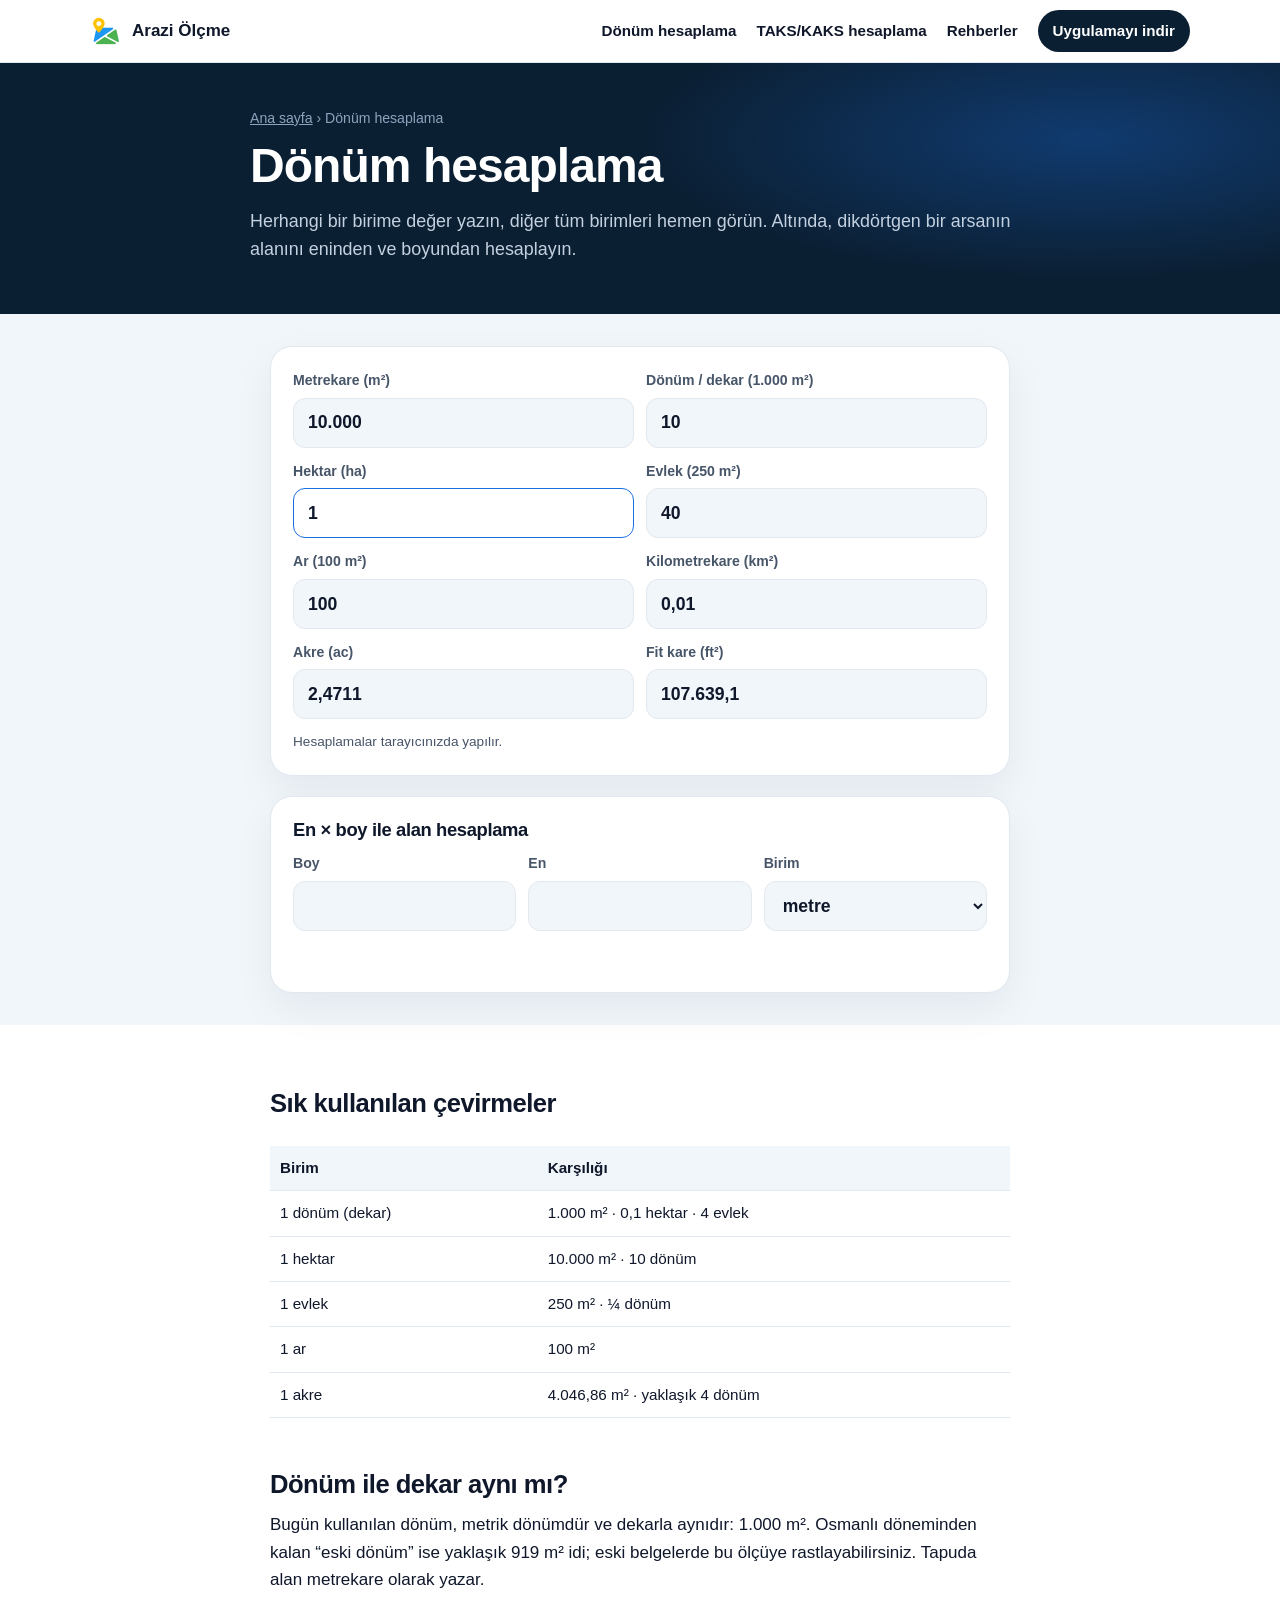
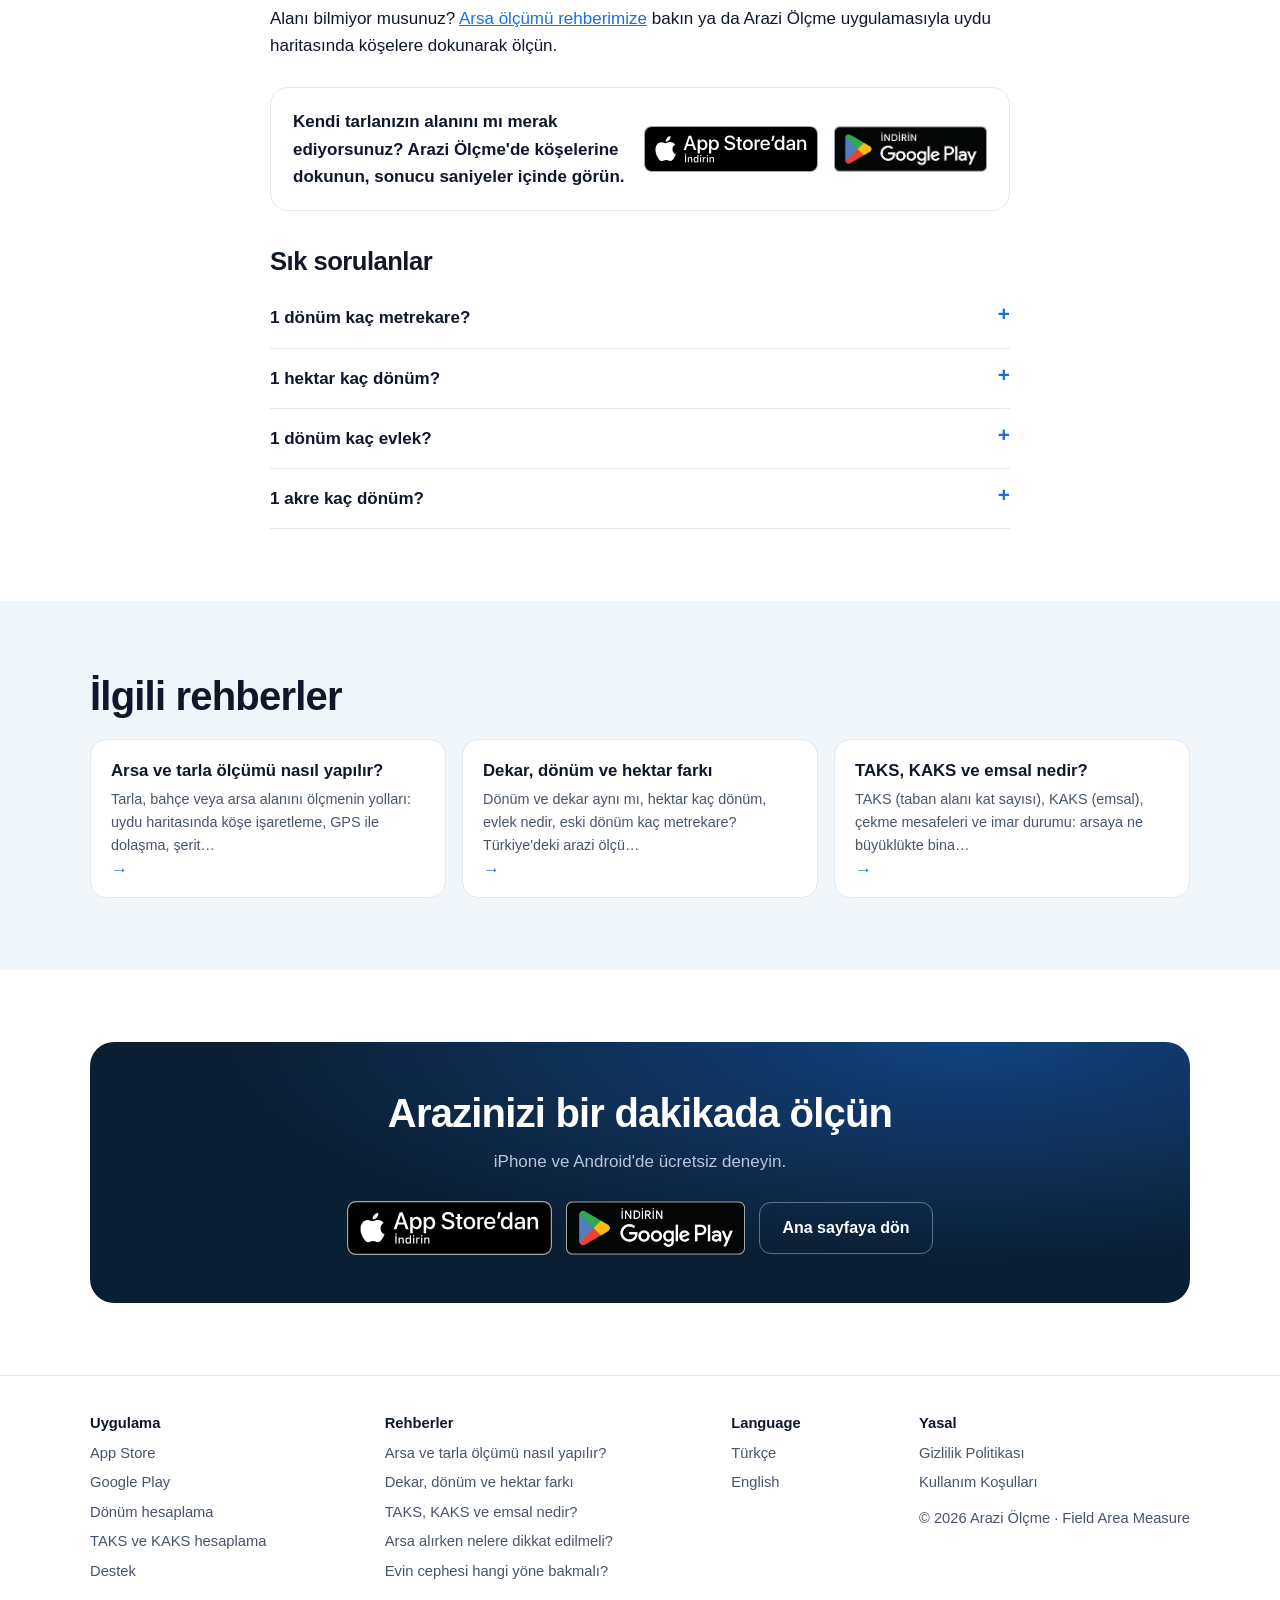
<file: donum-hesaplama/index.html>
<!DOCTYPE html>
<html lang="tr">
<head>
<meta charset="utf-8">
<meta name="viewport" content="width=device-width, initial-scale=1, viewport-fit=cover">
<title>Dönüm Hesaplama: Dönüm, Metrekare, Hektar Çevirici (Ücretsiz)</title>
<meta name="description" content="Dönümü metrekareye, hektara, evleğe ve akreye anında çevirin. 1 dönüm kaç metrekare, 1 hektar kaç dönüm? En × boy ile arsa alanı hesaplayıcı da burada.">
<link rel="canonical" href="https://arazi.app/donum-hesaplama/">

<meta name="robots" content="index, follow, max-image-preview:large">
<meta name="apple-itunes-app" content="app-id=6740893569">
<meta name="theme-color" content="#0b1f33">
<meta property="og:type" content="website">
<meta property="og:site_name" content="Arazi Ölçme">
<meta property="og:url" content="https://arazi.app/donum-hesaplama/">
<meta property="og:title" content="Dönüm Hesaplama: Dönüm, Metrekare, Hektar Çevirici (Ücretsiz)">
<meta property="og:description" content="Dönümü metrekareye, hektara, evleğe ve akreye anında çevirin. 1 dönüm kaç metrekare, 1 hektar kaç dönüm? En × boy ile arsa alanı hesaplayıcı da burada.">
<meta property="og:image" content="https://arazi.app/assets/img/og-tr.jpg">
<meta property="og:image:width" content="1200"><meta property="og:image:height" content="630">
<meta property="og:locale" content="tr_TR">
<meta name="twitter:card" content="summary_large_image">
<meta name="twitter:title" content="Dönüm Hesaplama: Dönüm, Metrekare, Hektar Çevirici (Ücretsiz)"><meta name="twitter:description" content="Dönümü metrekareye, hektara, evleğe ve akreye anında çevirin. 1 dönüm kaç metrekare, 1 hektar kaç dönüm? En × boy ile arsa alanı hesaplayıcı da burada.">
<meta name="twitter:image" content="https://arazi.app/assets/img/og-tr.jpg">
<link rel="icon" href="/assets/img/icon-32.png" sizes="32x32" type="image/png">
<link rel="apple-touch-icon" href="/assets/img/icon-180.png">
<link rel="manifest" href="/manifest.json">

<style>:root { --brand: #1a6fe0; --brand-2: #0f9d58; --ink: #0f172a; --muted: #475569; --line: #e2e8f0; --soft: #f1f6fb; --navy: #0b1f33; --sun: #ffc533; --radius: 18px; }
* { box-sizing: border-box; margin: 0; padding: 0; }
html { -webkit-text-size-adjust: 100%; scroll-behavior: smooth; }
body { font-family: -apple-system, BlinkMacSystemFont, "Segoe UI", Roboto, Inter, sans-serif; color: var(--ink); background: #fff; line-height: 1.6; font-size: 17px; }
img { max-width: 100%; height: auto; display: block; }
a { color: var(--brand); }
.wrap { max-width: 1140px; margin: 0 auto; padding: 0 20px; }
.narrow { max-width: 780px; }
h1, h2, h3 { letter-spacing: -.02em; line-height: 1.15; }
h2 { font-size: clamp(1.8rem, 3.6vw, 2.5rem); margin-bottom: 12px; }
h3 { font-size: 1.15rem; margin-bottom: 6px; }
.lead { color: var(--muted); font-size: 1.1rem; max-width: 680px; margin-bottom: 26px; }
.kick { font-size: .78rem; font-weight: 800; letter-spacing: .14em; text-transform: uppercase; color: var(--brand); margin-bottom: 8px; }
.kick.light { color: var(--sun); }
section { padding: 72px 0; }
section.alt { background: var(--soft); }
.center { display: flex; justify-content: center; }

/* header */
.top { position: sticky; top: 0; z-index: 50; background: rgba(255,255,255,.92); backdrop-filter: saturate(1.4) blur(12px); -webkit-backdrop-filter: saturate(1.4) blur(12px); border-bottom: 1px solid var(--line); }
.top .wrap { display: flex; align-items: center; gap: 16px; height: 62px; }
.brand { display: flex; align-items: center; gap: 10px; font-weight: 800; color: var(--ink); text-decoration: none; white-space: nowrap; }
.brand img { width: 32px; height: 32px; border-radius: 8px; }
.top nav { margin-left: auto; display: flex; gap: 20px; align-items: center; }
.top nav a { color: var(--ink); text-decoration: none; font-size: .95rem; font-weight: 600; }
.top nav a:hover { color: var(--brand); }
.top .get { white-space: nowrap; background: var(--navy); color: #fff !important; padding: 9px 15px; border-radius: 999px; }
.lang { font-size: .9rem; border: 1px solid var(--line); border-radius: 8px; padding: 5px 6px; background: #fff; }
@media (max-width: 820px) { .top nav .hide-sm, .top .lang { display: none; } }

/* buttons */
.ctas { display: flex; flex-wrap: wrap; gap: 14px; align-items: center; margin-top: 26px; }
.badge img { height: 54px; width: auto; }
.btn { display: inline-flex; align-items: center; justify-content: center; gap: 8px; min-height: 52px; padding: 0 22px; border-radius: 12px; font-weight: 700; font-size: 1rem; text-decoration: none; border: 0; cursor: pointer; font-family: inherit; }
.btn-primary { background: linear-gradient(135deg, var(--brand), #3d8bff); color: #fff; box-shadow: 0 10px 26px rgba(26,111,224,.32); }
.btn-ghost { background: #fff; color: var(--ink); border: 1px solid var(--line); }
.btn-ghost.light { background: rgba(255,255,255,.08); color: #fff; border-color: rgba(255,255,255,.28); min-height: 46px; }

/* hero */
.hero.land { position: relative; overflow: hidden; color: #e8eef6; padding: 64px 0 72px;
  background: radial-gradient(ellipse 60% 70% at 78% 40%, rgba(26,111,224,.35), transparent 70%), radial-gradient(ellipse 50% 60% at 10% 100%, rgba(15,157,88,.25), transparent 70%), var(--navy); }
.hero.land::before { content: ""; position: absolute; inset: 0; opacity: .14; pointer-events: none;
  background: url("data:image/svg+xml,%3Csvg xmlns='http://www.w3.org/2000/svg' width='600' height='600' viewBox='0 0 600 600' fill='none' stroke='%23ffffff' stroke-width='1.2'%3E%3Cpath d='M-20 120 C 80 60 180 160 300 110 S 520 40 640 120'/%3E%3Cpath d='M-20 170 C 90 110 190 215 310 160 S 520 95 640 170'/%3E%3Cpath d='M-20 230 C 100 170 200 270 320 215 S 520 150 640 225'/%3E%3Cpath d='M-20 300 C 110 240 210 330 330 280 S 520 215 640 290'/%3E%3Cpath d='M-20 380 C 120 320 220 400 340 350 S 520 290 640 365'/%3E%3Cpath d='M-20 470 C 130 410 230 480 350 430 S 520 370 640 450'/%3E%3Cpath d='M-20 560 C 140 500 240 560 360 520 S 520 460 640 540'/%3E%3C/svg%3E") center / 600px; }
.hero.land .wrap { position: relative; display: grid; grid-template-columns: 1.05fr .95fr; gap: 40px; align-items: center; }
.hero.land h1 { font-size: clamp(2.3rem, 5vw, 3.7rem); color: #fff; margin: 10px 0 16px; font-weight: 800; }
.hero.land .sub { color: #c3d0df; font-size: 1.15rem; max-width: 560px; }
.hero.land .compat { color: #8ea3bb; font-size: .9rem; margin-top: 14px; }
.eyebrow { display: inline-flex; align-items: center; gap: 8px; font-size: .9rem; font-weight: 700; color: #fff; background: rgba(255,255,255,.1); border: 1px solid rgba(255,255,255,.2); border-radius: 999px; padding: 5px 12px; text-decoration: none; margin-bottom: 14px; }
.stars { color: var(--sun); letter-spacing: 1px; }
.qr { display: none; align-items: center; gap: 12px; margin-top: 22px; font-size: .88rem; color: #9fb2c8; }
.qr img { width: 84px; height: 84px; border-radius: 10px; background: #fff; padding: 4px; }
@media (min-width: 900px) and (hover: hover) { .qr { display: flex; } }
.pair { position: relative; height: 600px; max-width: 470px; margin-left: auto; }
.pair .device { position: absolute; }
.pair .back { right: 0; top: 0; width: 230px; transform: rotate(5deg); }
.pair .front { left: 20px; bottom: 0; width: 270px; }
@media (max-width: 860px) {
  .hero.land { padding: 36px 0 48px; }
  .hero.land .wrap { grid-template-columns: 1fr; }
  .pair { height: 470px; max-width: 360px; margin: 10px auto 0; }
  .pair .back { width: 180px; } .pair .front { width: 215px; left: 0; }
}

/* phone mockups: pre-rendered images (tools/mockup.js), only size and shadow here */
img.device { display: block; width: 100%; max-width: 280px; height: auto; filter: drop-shadow(0 28px 40px rgba(8,20,35,.32)); }
img.device.sm { max-width: 220px; }
section.dark img.device, .hero img.device { filter: drop-shadow(0 30px 50px rgba(0,0,0,.55)); }
@media (max-width: 860px) {
  .pair { height: auto; max-width: 260px; margin: 18px auto 0; }
  .pair .back { display: none; }
  .pair .front { position: relative; left: 0; width: 100%; }
  .split .center img.device { max-width: 250px; }
}

/* stats */
.statbar { background: #081726; padding: 26px 0; border-top: 1px solid rgba(255,255,255,.06); }
.stats { display: grid; grid-template-columns: repeat(4, 1fr); gap: 16px; text-align: center; }
.stats b { display: block; font-size: 2.2rem; line-height: 1; color: #fff; font-weight: 800; }
.stats span { display: block; margin-top: 6px; font-size: .78rem; letter-spacing: .12em; text-transform: uppercase; color: #8ea3bb; }
@media (max-width: 600px) { .stats { grid-template-columns: 1fr 1fr; gap: 22px 12px; } }

/* split sections */
.split { display: grid; grid-template-columns: 1.1fr .9fr; gap: 48px; align-items: center; }
.split.rev { grid-template-columns: .9fr 1.1fr; }
.duo { gap: 18px; align-items: flex-start; }
.duo img.device { max-width: 220px; min-width: 0; flex: 1 1 0; }
.duo img.device:last-child { margin-top: 48px; }
@media (max-width: 860px) { .split, .split.rev { grid-template-columns: 1fr; gap: 28px; } .duo img.device { max-width: 47%; } .duo img.device:last-child { margin-top: 28px; } }
.points { list-style: none; display: grid; gap: 16px; }
.points li { display: flex; gap: 14px; align-items: flex-start; }
.points p { color: var(--muted); }
.ico { flex: 0 0 auto; width: 46px; height: 46px; padding: 11px; border-radius: 14px; background: #e6f0fe; color: var(--brand); display: block; margin-bottom: 12px; }
.points .ico { margin: 0; }

/* site analysis (dark) */
section.dark { background: linear-gradient(180deg, #0b1f33, #0e2740); color: #dbe6f2; }
section.dark h2 { color: #fff; } section.dark .lead { color: #a9bbcf; } section.dark .kick { color: var(--sun); }
.pill { display: inline-block; font-size: .88rem; color: #fff; background: rgba(15,157,88,.22); border: 1px solid rgba(15,157,88,.5); padding: 6px 12px; border-radius: 999px; margin-bottom: 30px; }
.stabs { display: grid; grid-template-columns: repeat(4, 1fr); gap: 22px; }
.stab h3 { color: #fff; margin-top: 16px; } .stab p { color: #a9bbcf; font-size: .95rem; }
.stab img.device { max-width: 100%; }
@media (max-width: 960px) { .stabs { grid-template-columns: 1fr 1fr; } }
@media (max-width: 520px) { .stabs { grid-template-columns: 1fr; } .stab img.device { max-width: 250px; margin: 0 auto; } }

/* cards */
.grid3 { display: grid; grid-template-columns: repeat(3, 1fr); gap: 20px; }
.grid4 { display: grid; grid-template-columns: repeat(4, 1fr); gap: 18px; }
@media (max-width: 900px) { .grid3, .grid4 { grid-template-columns: 1fr 1fr; } }
@media (max-width: 560px) { .grid3, .grid4 { grid-template-columns: 1fr; } }
.card { background: #fff; border: 1px solid var(--line); border-radius: var(--radius); padding: 22px; }
.card p { color: var(--muted); }
.gcards { display: grid; grid-template-columns: repeat(3, 1fr); gap: 16px; margin-top: 20px; }
@media (max-width: 900px) { .gcards { grid-template-columns: 1fr 1fr; } } @media (max-width: 560px) { .gcards { grid-template-columns: 1fr; } }
.gcard { position: relative; display: block; background: #fff; border: 1px solid var(--line); border-radius: 16px; padding: 20px 20px 40px; text-decoration: none; color: var(--ink); transition: border-color .2s, transform .2s; }
.gcard:hover { border-color: var(--brand); transform: translateY(-2px); }
.gcard b { display: block; font-size: 1.05rem; line-height: 1.3; }
.gcard span { display: block; color: var(--muted); font-size: .9rem; margin-top: 6px; }
.gcard em { position: absolute; left: 20px; bottom: 14px; font-style: normal; color: var(--brand); font-weight: 800; }
.inline-cta { display: flex; gap: 16px; align-items: center; flex-wrap: wrap; background: #fff; border: 1px solid var(--line); border-radius: var(--radius); padding: 20px 22px; margin: 28px 0; }
.inline-cta p { flex: 1 1 260px; margin: 0 !important; font-weight: 700; }
.inline-cta p span { font-weight: 400; color: var(--muted); }
.inline-cta .badge img { height: 46px; }
.toolcta .ico { margin: 0; }
.toolcta { margin: 0 0 18px; }
.toolcta + .kick { margin-top: 44px; }

/* faq & cta */
.faq details { border-bottom: 1px solid var(--line); padding: 16px 0; }
.faq summary { font-weight: 700; cursor: pointer; list-style: none; display: flex; justify-content: space-between; gap: 12px; }
.faq summary::after { content: "+"; font-size: 1.3rem; line-height: 1; color: var(--brand); }
.faq details[open] summary::after { content: "–"; }
.faq details p { color: var(--muted); margin-top: 8px; }
.cta-band { background: radial-gradient(ellipse at 80% 0, rgba(26,111,224,.45), transparent 60%), var(--navy); color: #fff; border-radius: 24px; padding: 48px 28px; text-align: center; }
.cta-band h2 { color: #fff; } .cta-band p { color: #b8c7d8; }
.cta-band .ctas { justify-content: center; }
.cta-band .btn-ghost { background: transparent; color: #fff; border-color: rgba(255,255,255,.35); }

/* article pages */
.banner { position: relative; overflow: hidden; background: var(--navy); color: #dbe6f2; padding: 44px 0 50px; }
.banner::before { content: ""; position: absolute; inset: 0; background: radial-gradient(ellipse 50% 80% at 85% 30%, rgba(26,111,224,.35), transparent 70%); }
.banner-in { position: relative; display: grid; grid-template-columns: 1.4fr .6fr; gap: 40px; align-items: center; }
.banner-in.noart { grid-template-columns: 1fr; max-width: 820px; }
.banner h1 { color: #fff; font-size: clamp(2rem, 4.4vw, 3rem); margin: 8px 0 14px; font-weight: 800; }
.banner .intro { color: #c3d0df; font-size: 1.12rem; }
.banner .upd { color: #8ea3bb; font-size: .85rem; margin-top: 12px; }
.crumbs, .crumbs a { color: #8ea3bb; font-size: .88rem; }
.banner-art img.device { margin: 0 auto; max-width: 210px; }
@media (max-width: 860px) { .banner-in { grid-template-columns: 1fr; } .banner-art { display: none; } }
.prose h2 { margin-top: 36px; font-size: 1.6rem; }
.prose p, .prose ul, .prose ol { margin: 12px 0; }
.prose ul, .prose ol { padding-left: 22px; }
.prose li { margin: 6px 0; }
.prose table { width: 100%; border-collapse: collapse; margin: 16px 0; font-size: .95rem; }
.prose th, .prose td { text-align: left; padding: 10px; border-bottom: 1px solid var(--line); vertical-align: top; }
.prose th { background: var(--soft); }
.table-scroll { overflow-x: auto; }
.checks { list-style: none; padding: 0 !important; counter-reset: c; }
.checks li { counter-increment: c; position: relative; padding: 14px 16px 14px 58px; border: 1px solid var(--line); border-radius: 14px; margin: 12px 0 !important; background: #fff; }
.checks li::before { content: counter(c); position: absolute; left: 16px; top: 14px; width: 28px; height: 28px; border-radius: 50%; background: var(--brand); color: #fff; font-weight: 800; display: grid; place-items: center; font-size: .9rem; }
.checks li b { display: block; }
.note-box { background: #fff8e6; border: 1px solid #ffe2a3; border-radius: 14px; padding: 14px 16px; margin: 20px 0; font-size: .95rem; }

/* tools */
.tool { background: #fff; border: 1px solid var(--line); border-radius: 22px; padding: 22px; box-shadow: 0 16px 40px rgba(15,23,42,.06); }
.ugrid { display: grid; grid-template-columns: 1fr 1fr; gap: 12px; }
@media (max-width: 600px) { .ugrid { grid-template-columns: 1fr; } }
.urow { display: grid; gap: 6px; font-size: .88rem; font-weight: 700; color: var(--muted); }
.urow input, .rgrid input, .rgrid select { min-height: 50px; font: inherit; font-size: 1.1rem; font-weight: 600; color: var(--ink); padding: 0 14px; border: 1px solid var(--line); border-radius: 12px; background: var(--soft); width: 100%; }
.urow input:focus, .rgrid input:focus { outline: 2px solid var(--brand); background: #fff; }
.urow.src input { background: #fff; border-color: var(--brand); }
.tnote { color: var(--muted); font-size: .85rem; margin-top: 12px; }
.rgrid { display: grid; grid-template-columns: 1fr 1fr 1fr; gap: 12px; margin-top: 12px; }
.rgrid label { display: grid; gap: 6px; font-size: .88rem; font-weight: 700; color: var(--muted); }
@media (max-width: 600px) { .rgrid { grid-template-columns: 1fr 1fr; } }
.rout { margin-top: 14px; font-size: 1.05rem; font-weight: 700; min-height: 1.5em; }
.res { display: grid; grid-template-columns: repeat(auto-fit, minmax(160px, 1fr)); gap: 12px; margin-top: 16px; }
.res div { background: var(--soft); border-radius: 14px; padding: 14px; }
.res b { display: block; font-size: 1.4rem; }
.res span { color: var(--muted); font-size: .85rem; }

/* footer & sticky */
footer { border-top: 1px solid var(--line); padding: 36px 0 48px; font-size: .92rem; color: var(--muted); }
footer .cols { display: flex; flex-wrap: wrap; gap: 28px 48px; justify-content: space-between; }
footer ul { list-style: none; } footer li { margin: 6px 0; }
footer a { color: var(--muted); text-decoration: none; } footer a:hover { color: var(--brand); }
footer .h { font-weight: 800; color: var(--ink); margin-bottom: 6px; }
.sticky-cta { position: fixed; left: 12px; right: 12px; bottom: calc(12px + env(safe-area-inset-bottom)); z-index: 60; display: none; }
.sticky-cta a { width: 100%; }
@media (max-width: 760px) { .sticky-cta.show { display: block; } body { padding-bottom: 80px; } }
[hidden] { display: none !important; }
@media (prefers-reduced-motion: reduce) { * { transition: none !important; scroll-behavior: auto !important; } }
html[lang="tr"] .kick { text-transform: none; letter-spacing: .02em; font-size: .85rem; }
</style>
<script type="application/ld+json">{"@context": "https://schema.org", "@type": "BreadcrumbList", "itemListElement": [{"@type": "ListItem", "position": 1, "name": "Ana sayfa", "item": "https://arazi.app/"}, {"@type": "ListItem", "position": 2, "name": "Dönüm hesaplama", "item": "https://arazi.app/donum-hesaplama/"}]}</script><script type="application/ld+json">{"@context": "https://schema.org", "@type": "WebApplication", "name": "Dönüm hesaplama", "url": "https://arazi.app/donum-hesaplama/", "applicationCategory": "UtilitiesApplication", "operatingSystem": "Any (web browser)", "isAccessibleForFree": true, "inLanguage": "tr", "offers": {"@type": "Offer", "price": "0", "priceCurrency": "USD"}}</script>
</head>
<body>
<header class="top"><div class="wrap">
<a class="brand" href="/"><img src="/assets/img/icon-64.png" alt="" width="32" height="32">Arazi Ölçme</a>
<nav><a class="hide-sm" href="/donum-hesaplama/">Dönüm hesaplama</a><a class="hide-sm" href="/taks-kaks-hesaplama/">TAKS/KAKS hesaplama</a><a class="hide-sm" href="/rehber/">Rehberler</a>
<a class="get" href="https://apps.apple.com/app/apple-store/id6740893569?ct=web-nav-tr&mt=8" data-play="https://play.google.com/store/apps/details?id=com.asilarslan.fieldarea&amp;referrer=utm_source%3Darazi.app%26utm_medium%3Dweb%26utm_campaign%3Dweb-nav-tr" rel="noopener">Uygulamayı indir</a></nav></div></header>
<main>
<section class="banner" data-hero><div class="wrap banner-in noart">
<div><nav class="crumbs"><a href="/">Ana sayfa</a> › Dönüm hesaplama</nav><h1>Dönüm hesaplama</h1><p class="intro">Herhangi bir birime değer yazın, diğer tüm birimleri hemen görün. Altında, dikdörtgen bir arsanın alanını eninden ve boyundan hesaplayın.</p></div>
</div></section>
<section class="alt" style="padding:32px 0"><div class="wrap narrow"><div class="tool" data-conv>
<script type="application/json" class="tool-i18n">{"lang": "tr"}</script>
<div class="ugrid"><label class="urow"><span>Metrekare (m²)</span><input type="text" inputmode="decimal" data-u="m2" data-f="1.0" autocomplete="off" aria-label="Metrekare (m²)"></label><label class="urow"><span>Dönüm / dekar (1.000 m²)</span><input type="text" inputmode="decimal" data-u="donum" data-f="1000.0" autocomplete="off" aria-label="Dönüm / dekar (1.000 m²)"></label><label class="urow"><span>Hektar (ha)</span><input type="text" inputmode="decimal" data-u="ha" data-f="10000.0" autocomplete="off" aria-label="Hektar (ha)"></label><label class="urow"><span>Evlek (250 m²)</span><input type="text" inputmode="decimal" data-u="evlek" data-f="250.0" autocomplete="off" aria-label="Evlek (250 m²)"></label><label class="urow"><span>Ar (100 m²)</span><input type="text" inputmode="decimal" data-u="a" data-f="100.0" autocomplete="off" aria-label="Ar (100 m²)"></label><label class="urow"><span>Kilometrekare (km²)</span><input type="text" inputmode="decimal" data-u="km2" data-f="1000000.0" autocomplete="off" aria-label="Kilometrekare (km²)"></label><label class="urow"><span>Akre (ac)</span><input type="text" inputmode="decimal" data-u="ac" data-f="4046.8564224" autocomplete="off" aria-label="Akre (ac)"></label><label class="urow"><span>Fit kare (ft²)</span><input type="text" inputmode="decimal" data-u="ft2" data-f="0.09290304" autocomplete="off" aria-label="Fit kare (ft²)"></label></div>
<p class="tnote">Hesaplamalar tarayıcınızda yapılır.</p>
</div>
<div class="tool" data-rect style="margin-top:20px">
<h3>En × boy ile alan hesaplama</h3>
<div class="rgrid"><label>Boy<input type="text" inputmode="decimal" data-l></label>
<label>En<input type="text" inputmode="decimal" data-w></label>
<label>Birim<select data-lu><option value="1">metre</option><option value="0.75">adım (~0,75 m)</option></select></label></div>
<p class="rout" data-rout aria-live="polite"></p>
</div></div></section>
<section style="padding-top:28px"><div class="wrap narrow prose">
<h2>Sık kullanılan çevirmeler</h2>
<div class="table-scroll"><table>
<tr><th>Birim</th><th>Karşılığı</th></tr>
<tr><td>1 dönüm (dekar)</td><td>1.000 m² · 0,1 hektar · 4 evlek</td></tr>
<tr><td>1 hektar</td><td>10.000 m² · 10 dönüm</td></tr>
<tr><td>1 evlek</td><td>250 m² · ¼ dönüm</td></tr>
<tr><td>1 ar</td><td>100 m²</td></tr>
<tr><td>1 akre</td><td>4.046,86 m² · yaklaşık 4 dönüm</td></tr>
</table></div>
<h2>Dönüm ile dekar aynı mı?</h2>
<p>Bugün kullanılan dönüm, metrik dönümdür ve dekarla aynıdır: 1.000 m². Osmanlı döneminden kalan “eski dönüm” ise yaklaşık 919 m² idi; eski belgelerde bu ölçüye rastlayabilirsiniz. Tapuda alan metrekare olarak yazar.</p>
<p>Alanı bilmiyor musunuz? <a href="/rehber/arsa-olcumu-nasil-yapilir/">Arsa ölçümü rehberimize</a> bakın ya da Arazi Ölçme uygulamasıyla uydu haritasında köşelere dokunarak ölçün.</p>
<div class="inline-cta"><p>Kendi tarlanızın alanını mı merak ediyorsunuz? Arazi Ölçme&#x27;de köşelerine dokunun, sonucu saniyeler içinde görün.</p><a class="badge" href="https://apps.apple.com/app/apple-store/id6740893569?ct=web-inline-donum-hesaplama&mt=8" rel="noopener"><img src="/assets/img/app-store-tr-tr.svg" alt="Download on the App Store" width="204" height="54"></a><a class="badge" href="https://play.google.com/store/apps/details?id=com.asilarslan.fieldarea&referrer=utm_source%3Darazi.app%26utm_medium%3Dweb%26utm_campaign%3Dweb-inline-donum-hesaplama" rel="noopener"><img src="/assets/img/play-tr.webp" alt="Get it on Google Play" width="180" height="54"></a></div>
<div id="faq"><h2>Sık sorulanlar</h2><div class="faq"><details><summary>1 dönüm kaç metrekare?</summary><p>1.000 metrekare.</p></details><details><summary>1 hektar kaç dönüm?</summary><p>10 dönüm.</p></details><details><summary>1 dönüm kaç evlek?</summary><p>4 evlek; 1 evlek 250 m²&#x27;dir.</p></details><details><summary>1 akre kaç dönüm?</summary><p>Yaklaşık 4,05 dönüm.</p></details></div></div>
</div></section>
<section class="alt"><div class="wrap"><h2>İlgili rehberler</h2><div class="gcards"><a class="gcard" href="/rehber/arsa-olcumu-nasil-yapilir/"><b>Arsa ve tarla ölçümü nasıl yapılır?</b><span>Tarla, bahçe veya arsa alanını ölçmenin yolları: uydu haritasında köşe işaretleme, GPS ile dolaşma, şerit…</span><em>→</em></a><a class="gcard" href="/rehber/dekar-donum-hektar-farki/"><b>Dekar, dönüm ve hektar farkı</b><span>Dönüm ve dekar aynı mı, hektar kaç dönüm, evlek nedir, eski dönüm kaç metrekare? Türkiye&#x27;deki arazi ölçü…</span><em>→</em></a><a class="gcard" href="/rehber/taks-kaks-emsal-nedir/"><b>TAKS, KAKS ve emsal nedir?</b><span>TAKS (taban alanı kat sayısı), KAKS (emsal), çekme mesafeleri ve imar durumu: arsaya ne büyüklükte bina…</span><em>→</em></a></div></div></section>
<section><div class="wrap"><div class="cta-band">
<h2>Arazinizi bir dakikada ölçün</h2><p>iPhone ve Android&#x27;de ücretsiz deneyin.</p><div class="ctas"><a class="badge" href="https://apps.apple.com/app/apple-store/id6740893569?ct=web-bottom-donum-hesaplama&mt=8" rel="noopener"><img src="/assets/img/app-store-tr-tr.svg" alt="Download on the App Store" width="204" height="54"></a><a class="badge" href="https://play.google.com/store/apps/details?id=com.asilarslan.fieldarea&referrer=utm_source%3Darazi.app%26utm_medium%3Dweb%26utm_campaign%3Dweb-bottom-donum-hesaplama" rel="noopener"><img src="/assets/img/play-tr.webp" alt="Get it on Google Play" width="180" height="54"></a><a class="btn btn-ghost" href="/">Ana sayfaya dön</a></div>
</div></div></section>
</main>
<footer><div class="wrap cols">
<div><div class="h">Uygulama</div><ul>
<li><a href="https://apps.apple.com/app/apple-store/id6740893569?ct=web-footer-tr&mt=8" rel="noopener">App Store</a></li>
<li><a href="https://play.google.com/store/apps/details?id=com.asilarslan.fieldarea&referrer=utm_source%3Darazi.app%26utm_medium%3Dweb%26utm_campaign%3Dweb-footer-tr" rel="noopener">Google Play</a></li><li><a href="/donum-hesaplama/">Dönüm hesaplama</a></li><li><a href="/taks-kaks-hesaplama/">TAKS ve KAKS hesaplama</a></li>
<li><a href="mailto:asilarslan93@gmail.com">Destek</a></li></ul></div>
<div><div class="h">Rehberler</div><ul><li><a href="/rehber/arsa-olcumu-nasil-yapilir/">Arsa ve tarla ölçümü nasıl yapılır?</a></li><li><a href="/rehber/dekar-donum-hektar-farki/">Dekar, dönüm ve hektar farkı</a></li><li><a href="/rehber/taks-kaks-emsal-nedir/">TAKS, KAKS ve emsal nedir?</a></li><li><a href="/rehber/arsa-alirken-nelere-dikkat-edilmeli/">Arsa alırken nelere dikkat edilmeli?</a></li><li><a href="/rehber/evin-cephesi-hangi-yone-bakmali/">Evin cephesi hangi yöne bakmalı?</a></li></ul></div>
<div><div class="h">Language</div><ul><li><a href="/" hreflang="tr">Türkçe</a></li><li><a href="https://fieldareameasure.com/" hreflang="en">English</a></li></ul></div>
<div><div class="h">Yasal</div><ul>
<li><a href="/privacy-policy.html">Gizlilik Politikası</a></li><li><a href="/terms-of-use.html">Kullanım Koşulları</a></li></ul>
<p style="margin-top:12px">© 2026 Arazi Ölçme · Field Area Measure</p></div>
</div></footer>
<div class="sticky-cta"><a class="btn btn-primary" href="https://apps.apple.com/app/apple-store/id6740893569?ct=web-sticky-donum-hesaplama&mt=8" data-play="https://play.google.com/store/apps/details?id=com.asilarslan.fieldarea&amp;referrer=utm_source%3Darazi.app%26utm_medium%3Dweb%26utm_campaign%3Dweb-sticky-donum-hesaplama" rel="noopener">Arazini ücretsiz ölç</a></div>
<script src="/assets/site.js?v=cd3d4624" defer></script><script src="/assets/tool.js?v=63c998cc" defer></script>
</body>
</html>
</file>
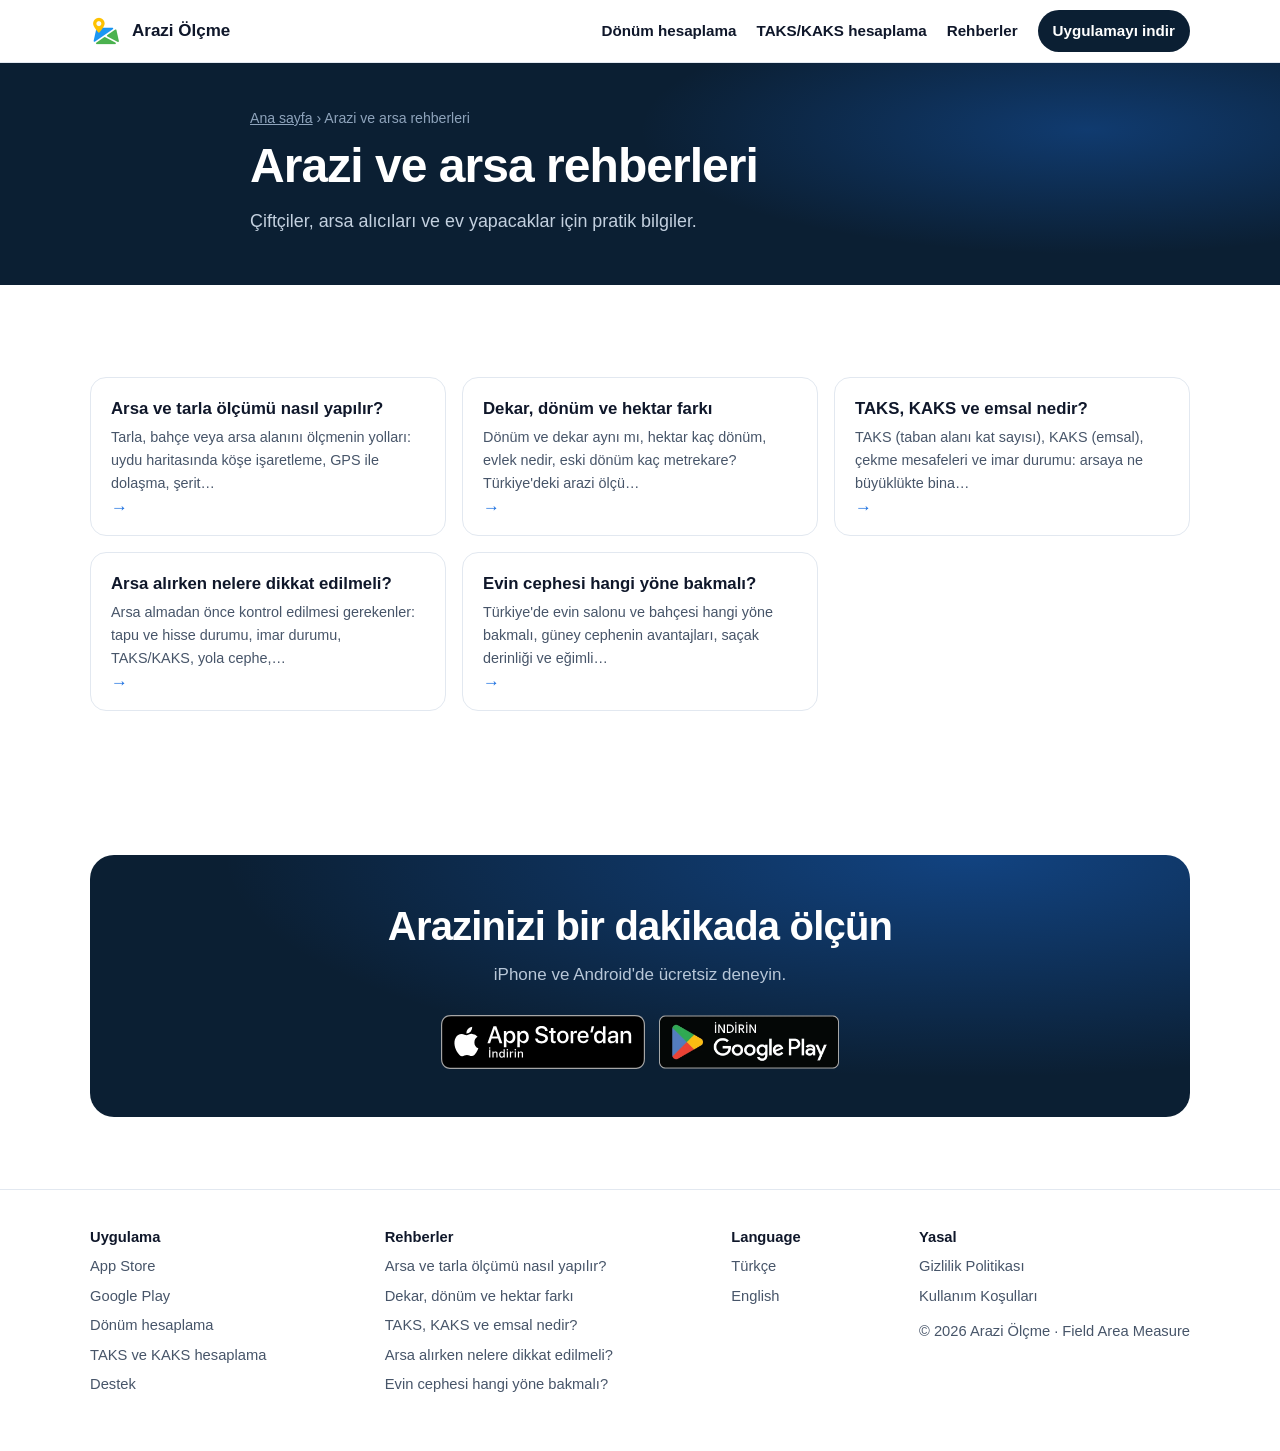
<file: rehber/index.html>
<!DOCTYPE html>
<html lang="tr">
<head>
<meta charset="utf-8">
<meta name="viewport" content="width=device-width, initial-scale=1, viewport-fit=cover">
<title>Arazi ve Arsa Rehberleri: Ölçüm, Dönüm, TAKS/KAKS | Arazi Ölçme</title>
<meta name="description" content="Arsa ölçümü, dekar-dönüm-hektar farkı, TAKS ve KAKS, arsa alırken dikkat edilecekler ve güneş yönü üzerine pratik rehberler.">
<link rel="canonical" href="https://arazi.app/rehber/">

<meta name="robots" content="index, follow, max-image-preview:large">
<meta name="apple-itunes-app" content="app-id=6740893569">
<meta name="theme-color" content="#0b1f33">
<meta property="og:type" content="website">
<meta property="og:site_name" content="Arazi Ölçme">
<meta property="og:url" content="https://arazi.app/rehber/">
<meta property="og:title" content="Arazi ve Arsa Rehberleri: Ölçüm, Dönüm, TAKS/KAKS | Arazi Ölçme">
<meta property="og:description" content="Arsa ölçümü, dekar-dönüm-hektar farkı, TAKS ve KAKS, arsa alırken dikkat edilecekler ve güneş yönü üzerine pratik rehberler.">
<meta property="og:image" content="https://arazi.app/assets/img/og-tr.jpg">
<meta property="og:image:width" content="1200"><meta property="og:image:height" content="630">
<meta property="og:locale" content="tr_TR">
<meta name="twitter:card" content="summary_large_image">
<meta name="twitter:title" content="Arazi ve Arsa Rehberleri: Ölçüm, Dönüm, TAKS/KAKS | Arazi Ölçme"><meta name="twitter:description" content="Arsa ölçümü, dekar-dönüm-hektar farkı, TAKS ve KAKS, arsa alırken dikkat edilecekler ve güneş yönü üzerine pratik rehberler.">
<meta name="twitter:image" content="https://arazi.app/assets/img/og-tr.jpg">
<link rel="icon" href="/assets/img/icon-32.png" sizes="32x32" type="image/png">
<link rel="apple-touch-icon" href="/assets/img/icon-180.png">
<link rel="manifest" href="/manifest.json">

<style>:root { --brand: #1a6fe0; --brand-2: #0f9d58; --ink: #0f172a; --muted: #475569; --line: #e2e8f0; --soft: #f1f6fb; --navy: #0b1f33; --sun: #ffc533; --radius: 18px; }
* { box-sizing: border-box; margin: 0; padding: 0; }
html { -webkit-text-size-adjust: 100%; scroll-behavior: smooth; }
body { font-family: -apple-system, BlinkMacSystemFont, "Segoe UI", Roboto, Inter, sans-serif; color: var(--ink); background: #fff; line-height: 1.6; font-size: 17px; }
img { max-width: 100%; height: auto; display: block; }
a { color: var(--brand); }
.wrap { max-width: 1140px; margin: 0 auto; padding: 0 20px; }
.narrow { max-width: 780px; }
h1, h2, h3 { letter-spacing: -.02em; line-height: 1.15; }
h2 { font-size: clamp(1.8rem, 3.6vw, 2.5rem); margin-bottom: 12px; }
h3 { font-size: 1.15rem; margin-bottom: 6px; }
.lead { color: var(--muted); font-size: 1.1rem; max-width: 680px; margin-bottom: 26px; }
.kick { font-size: .78rem; font-weight: 800; letter-spacing: .14em; text-transform: uppercase; color: var(--brand); margin-bottom: 8px; }
.kick.light { color: var(--sun); }
section { padding: 72px 0; }
section.alt { background: var(--soft); }
.center { display: flex; justify-content: center; }

/* header */
.top { position: sticky; top: 0; z-index: 50; background: rgba(255,255,255,.92); backdrop-filter: saturate(1.4) blur(12px); -webkit-backdrop-filter: saturate(1.4) blur(12px); border-bottom: 1px solid var(--line); }
.top .wrap { display: flex; align-items: center; gap: 16px; height: 62px; }
.brand { display: flex; align-items: center; gap: 10px; font-weight: 800; color: var(--ink); text-decoration: none; white-space: nowrap; }
.brand img { width: 32px; height: 32px; border-radius: 8px; }
.top nav { margin-left: auto; display: flex; gap: 20px; align-items: center; }
.top nav a { color: var(--ink); text-decoration: none; font-size: .95rem; font-weight: 600; }
.top nav a:hover { color: var(--brand); }
.top .get { white-space: nowrap; background: var(--navy); color: #fff !important; padding: 9px 15px; border-radius: 999px; }
.lang { font-size: .9rem; border: 1px solid var(--line); border-radius: 8px; padding: 5px 6px; background: #fff; }
@media (max-width: 820px) { .top nav .hide-sm, .top .lang { display: none; } }

/* buttons */
.ctas { display: flex; flex-wrap: wrap; gap: 14px; align-items: center; margin-top: 26px; }
.badge img { height: 54px; width: auto; }
.btn { display: inline-flex; align-items: center; justify-content: center; gap: 8px; min-height: 52px; padding: 0 22px; border-radius: 12px; font-weight: 700; font-size: 1rem; text-decoration: none; border: 0; cursor: pointer; font-family: inherit; }
.btn-primary { background: linear-gradient(135deg, var(--brand), #3d8bff); color: #fff; box-shadow: 0 10px 26px rgba(26,111,224,.32); }
.btn-ghost { background: #fff; color: var(--ink); border: 1px solid var(--line); }
.btn-ghost.light { background: rgba(255,255,255,.08); color: #fff; border-color: rgba(255,255,255,.28); min-height: 46px; }

/* hero */
.hero.land { position: relative; overflow: hidden; color: #e8eef6; padding: 64px 0 72px;
  background: radial-gradient(ellipse 60% 70% at 78% 40%, rgba(26,111,224,.35), transparent 70%), radial-gradient(ellipse 50% 60% at 10% 100%, rgba(15,157,88,.25), transparent 70%), var(--navy); }
.hero.land::before { content: ""; position: absolute; inset: 0; opacity: .14; pointer-events: none;
  background: url("data:image/svg+xml,%3Csvg xmlns='http://www.w3.org/2000/svg' width='600' height='600' viewBox='0 0 600 600' fill='none' stroke='%23ffffff' stroke-width='1.2'%3E%3Cpath d='M-20 120 C 80 60 180 160 300 110 S 520 40 640 120'/%3E%3Cpath d='M-20 170 C 90 110 190 215 310 160 S 520 95 640 170'/%3E%3Cpath d='M-20 230 C 100 170 200 270 320 215 S 520 150 640 225'/%3E%3Cpath d='M-20 300 C 110 240 210 330 330 280 S 520 215 640 290'/%3E%3Cpath d='M-20 380 C 120 320 220 400 340 350 S 520 290 640 365'/%3E%3Cpath d='M-20 470 C 130 410 230 480 350 430 S 520 370 640 450'/%3E%3Cpath d='M-20 560 C 140 500 240 560 360 520 S 520 460 640 540'/%3E%3C/svg%3E") center / 600px; }
.hero.land .wrap { position: relative; display: grid; grid-template-columns: 1.05fr .95fr; gap: 40px; align-items: center; }
.hero.land h1 { font-size: clamp(2.3rem, 5vw, 3.7rem); color: #fff; margin: 10px 0 16px; font-weight: 800; }
.hero.land .sub { color: #c3d0df; font-size: 1.15rem; max-width: 560px; }
.hero.land .compat { color: #8ea3bb; font-size: .9rem; margin-top: 14px; }
.eyebrow { display: inline-flex; align-items: center; gap: 8px; font-size: .9rem; font-weight: 700; color: #fff; background: rgba(255,255,255,.1); border: 1px solid rgba(255,255,255,.2); border-radius: 999px; padding: 5px 12px; text-decoration: none; margin-bottom: 14px; }
.stars { color: var(--sun); letter-spacing: 1px; }
.qr { display: none; align-items: center; gap: 12px; margin-top: 22px; font-size: .88rem; color: #9fb2c8; }
.qr img { width: 84px; height: 84px; border-radius: 10px; background: #fff; padding: 4px; }
@media (min-width: 900px) and (hover: hover) { .qr { display: flex; } }
.pair { position: relative; height: 600px; max-width: 470px; margin-left: auto; }
.pair .device { position: absolute; }
.pair .back { right: 0; top: 0; width: 230px; transform: rotate(5deg); }
.pair .front { left: 20px; bottom: 0; width: 270px; }
@media (max-width: 860px) {
  .hero.land { padding: 36px 0 48px; }
  .hero.land .wrap { grid-template-columns: 1fr; }
  .pair { height: 470px; max-width: 360px; margin: 10px auto 0; }
  .pair .back { width: 180px; } .pair .front { width: 215px; left: 0; }
}

/* phone mockups: pre-rendered images (tools/mockup.js), only size and shadow here */
img.device { display: block; width: 100%; max-width: 280px; height: auto; filter: drop-shadow(0 28px 40px rgba(8,20,35,.32)); }
img.device.sm { max-width: 220px; }
section.dark img.device, .hero img.device { filter: drop-shadow(0 30px 50px rgba(0,0,0,.55)); }
@media (max-width: 860px) {
  .pair { height: auto; max-width: 260px; margin: 18px auto 0; }
  .pair .back { display: none; }
  .pair .front { position: relative; left: 0; width: 100%; }
  .split .center img.device { max-width: 250px; }
}

/* stats */
.statbar { background: #081726; padding: 26px 0; border-top: 1px solid rgba(255,255,255,.06); }
.stats { display: grid; grid-template-columns: repeat(4, 1fr); gap: 16px; text-align: center; }
.stats b { display: block; font-size: 2.2rem; line-height: 1; color: #fff; font-weight: 800; }
.stats span { display: block; margin-top: 6px; font-size: .78rem; letter-spacing: .12em; text-transform: uppercase; color: #8ea3bb; }
@media (max-width: 600px) { .stats { grid-template-columns: 1fr 1fr; gap: 22px 12px; } }

/* split sections */
.split { display: grid; grid-template-columns: 1.1fr .9fr; gap: 48px; align-items: center; }
.split.rev { grid-template-columns: .9fr 1.1fr; }
.duo { gap: 18px; align-items: flex-start; }
.duo img.device { max-width: 220px; min-width: 0; flex: 1 1 0; }
.duo img.device:last-child { margin-top: 48px; }
@media (max-width: 860px) { .split, .split.rev { grid-template-columns: 1fr; gap: 28px; } .duo img.device { max-width: 47%; } .duo img.device:last-child { margin-top: 28px; } }
.points { list-style: none; display: grid; gap: 16px; }
.points li { display: flex; gap: 14px; align-items: flex-start; }
.points p { color: var(--muted); }
.ico { flex: 0 0 auto; width: 46px; height: 46px; padding: 11px; border-radius: 14px; background: #e6f0fe; color: var(--brand); display: block; margin-bottom: 12px; }
.points .ico { margin: 0; }

/* site analysis (dark) */
section.dark { background: linear-gradient(180deg, #0b1f33, #0e2740); color: #dbe6f2; }
section.dark h2 { color: #fff; } section.dark .lead { color: #a9bbcf; } section.dark .kick { color: var(--sun); }
.pill { display: inline-block; font-size: .88rem; color: #fff; background: rgba(15,157,88,.22); border: 1px solid rgba(15,157,88,.5); padding: 6px 12px; border-radius: 999px; margin-bottom: 30px; }
.stabs { display: grid; grid-template-columns: repeat(4, 1fr); gap: 22px; }
.stab h3 { color: #fff; margin-top: 16px; } .stab p { color: #a9bbcf; font-size: .95rem; }
.stab img.device { max-width: 100%; }
@media (max-width: 960px) { .stabs { grid-template-columns: 1fr 1fr; } }
@media (max-width: 520px) { .stabs { grid-template-columns: 1fr; } .stab img.device { max-width: 250px; margin: 0 auto; } }

/* cards */
.grid3 { display: grid; grid-template-columns: repeat(3, 1fr); gap: 20px; }
.grid4 { display: grid; grid-template-columns: repeat(4, 1fr); gap: 18px; }
@media (max-width: 900px) { .grid3, .grid4 { grid-template-columns: 1fr 1fr; } }
@media (max-width: 560px) { .grid3, .grid4 { grid-template-columns: 1fr; } }
.card { background: #fff; border: 1px solid var(--line); border-radius: var(--radius); padding: 22px; }
.card p { color: var(--muted); }
.gcards { display: grid; grid-template-columns: repeat(3, 1fr); gap: 16px; margin-top: 20px; }
@media (max-width: 900px) { .gcards { grid-template-columns: 1fr 1fr; } } @media (max-width: 560px) { .gcards { grid-template-columns: 1fr; } }
.gcard { position: relative; display: block; background: #fff; border: 1px solid var(--line); border-radius: 16px; padding: 20px 20px 40px; text-decoration: none; color: var(--ink); transition: border-color .2s, transform .2s; }
.gcard:hover { border-color: var(--brand); transform: translateY(-2px); }
.gcard b { display: block; font-size: 1.05rem; line-height: 1.3; }
.gcard span { display: block; color: var(--muted); font-size: .9rem; margin-top: 6px; }
.gcard em { position: absolute; left: 20px; bottom: 14px; font-style: normal; color: var(--brand); font-weight: 800; }
.inline-cta { display: flex; gap: 16px; align-items: center; flex-wrap: wrap; background: #fff; border: 1px solid var(--line); border-radius: var(--radius); padding: 20px 22px; margin: 28px 0; }
.inline-cta p { flex: 1 1 260px; margin: 0 !important; font-weight: 700; }
.inline-cta p span { font-weight: 400; color: var(--muted); }
.inline-cta .badge img { height: 46px; }
.toolcta .ico { margin: 0; }
.toolcta { margin: 0 0 18px; }
.toolcta + .kick { margin-top: 44px; }

/* faq & cta */
.faq details { border-bottom: 1px solid var(--line); padding: 16px 0; }
.faq summary { font-weight: 700; cursor: pointer; list-style: none; display: flex; justify-content: space-between; gap: 12px; }
.faq summary::after { content: "+"; font-size: 1.3rem; line-height: 1; color: var(--brand); }
.faq details[open] summary::after { content: "–"; }
.faq details p { color: var(--muted); margin-top: 8px; }
.cta-band { background: radial-gradient(ellipse at 80% 0, rgba(26,111,224,.45), transparent 60%), var(--navy); color: #fff; border-radius: 24px; padding: 48px 28px; text-align: center; }
.cta-band h2 { color: #fff; } .cta-band p { color: #b8c7d8; }
.cta-band .ctas { justify-content: center; }
.cta-band .btn-ghost { background: transparent; color: #fff; border-color: rgba(255,255,255,.35); }

/* article pages */
.banner { position: relative; overflow: hidden; background: var(--navy); color: #dbe6f2; padding: 44px 0 50px; }
.banner::before { content: ""; position: absolute; inset: 0; background: radial-gradient(ellipse 50% 80% at 85% 30%, rgba(26,111,224,.35), transparent 70%); }
.banner-in { position: relative; display: grid; grid-template-columns: 1.4fr .6fr; gap: 40px; align-items: center; }
.banner-in.noart { grid-template-columns: 1fr; max-width: 820px; }
.banner h1 { color: #fff; font-size: clamp(2rem, 4.4vw, 3rem); margin: 8px 0 14px; font-weight: 800; }
.banner .intro { color: #c3d0df; font-size: 1.12rem; }
.banner .upd { color: #8ea3bb; font-size: .85rem; margin-top: 12px; }
.crumbs, .crumbs a { color: #8ea3bb; font-size: .88rem; }
.banner-art img.device { margin: 0 auto; max-width: 210px; }
@media (max-width: 860px) { .banner-in { grid-template-columns: 1fr; } .banner-art { display: none; } }
.prose h2 { margin-top: 36px; font-size: 1.6rem; }
.prose p, .prose ul, .prose ol { margin: 12px 0; }
.prose ul, .prose ol { padding-left: 22px; }
.prose li { margin: 6px 0; }
.prose table { width: 100%; border-collapse: collapse; margin: 16px 0; font-size: .95rem; }
.prose th, .prose td { text-align: left; padding: 10px; border-bottom: 1px solid var(--line); vertical-align: top; }
.prose th { background: var(--soft); }
.table-scroll { overflow-x: auto; }
.checks { list-style: none; padding: 0 !important; counter-reset: c; }
.checks li { counter-increment: c; position: relative; padding: 14px 16px 14px 58px; border: 1px solid var(--line); border-radius: 14px; margin: 12px 0 !important; background: #fff; }
.checks li::before { content: counter(c); position: absolute; left: 16px; top: 14px; width: 28px; height: 28px; border-radius: 50%; background: var(--brand); color: #fff; font-weight: 800; display: grid; place-items: center; font-size: .9rem; }
.checks li b { display: block; }
.note-box { background: #fff8e6; border: 1px solid #ffe2a3; border-radius: 14px; padding: 14px 16px; margin: 20px 0; font-size: .95rem; }

/* tools */
.tool { background: #fff; border: 1px solid var(--line); border-radius: 22px; padding: 22px; box-shadow: 0 16px 40px rgba(15,23,42,.06); }
.ugrid { display: grid; grid-template-columns: 1fr 1fr; gap: 12px; }
@media (max-width: 600px) { .ugrid { grid-template-columns: 1fr; } }
.urow { display: grid; gap: 6px; font-size: .88rem; font-weight: 700; color: var(--muted); }
.urow input, .rgrid input, .rgrid select { min-height: 50px; font: inherit; font-size: 1.1rem; font-weight: 600; color: var(--ink); padding: 0 14px; border: 1px solid var(--line); border-radius: 12px; background: var(--soft); width: 100%; }
.urow input:focus, .rgrid input:focus { outline: 2px solid var(--brand); background: #fff; }
.urow.src input { background: #fff; border-color: var(--brand); }
.tnote { color: var(--muted); font-size: .85rem; margin-top: 12px; }
.rgrid { display: grid; grid-template-columns: 1fr 1fr 1fr; gap: 12px; margin-top: 12px; }
.rgrid label { display: grid; gap: 6px; font-size: .88rem; font-weight: 700; color: var(--muted); }
@media (max-width: 600px) { .rgrid { grid-template-columns: 1fr 1fr; } }
.rout { margin-top: 14px; font-size: 1.05rem; font-weight: 700; min-height: 1.5em; }
.res { display: grid; grid-template-columns: repeat(auto-fit, minmax(160px, 1fr)); gap: 12px; margin-top: 16px; }
.res div { background: var(--soft); border-radius: 14px; padding: 14px; }
.res b { display: block; font-size: 1.4rem; }
.res span { color: var(--muted); font-size: .85rem; }

/* footer & sticky */
footer { border-top: 1px solid var(--line); padding: 36px 0 48px; font-size: .92rem; color: var(--muted); }
footer .cols { display: flex; flex-wrap: wrap; gap: 28px 48px; justify-content: space-between; }
footer ul { list-style: none; } footer li { margin: 6px 0; }
footer a { color: var(--muted); text-decoration: none; } footer a:hover { color: var(--brand); }
footer .h { font-weight: 800; color: var(--ink); margin-bottom: 6px; }
.sticky-cta { position: fixed; left: 12px; right: 12px; bottom: calc(12px + env(safe-area-inset-bottom)); z-index: 60; display: none; }
.sticky-cta a { width: 100%; }
@media (max-width: 760px) { .sticky-cta.show { display: block; } body { padding-bottom: 80px; } }
[hidden] { display: none !important; }
@media (prefers-reduced-motion: reduce) { * { transition: none !important; scroll-behavior: auto !important; } }
html[lang="tr"] .kick { text-transform: none; letter-spacing: .02em; font-size: .85rem; }
</style>
<script type="application/ld+json">{"@context": "https://schema.org", "@type": "ItemList", "itemListElement": [{"@type": "ListItem", "position": 1, "url": "https://arazi.app/rehber/arsa-olcumu-nasil-yapilir/", "name": "Arsa ve tarla ölçümü nasıl yapılır?"}, {"@type": "ListItem", "position": 2, "url": "https://arazi.app/rehber/dekar-donum-hektar-farki/", "name": "Dekar, dönüm ve hektar farkı"}, {"@type": "ListItem", "position": 3, "url": "https://arazi.app/rehber/taks-kaks-emsal-nedir/", "name": "TAKS, KAKS ve emsal nedir?"}, {"@type": "ListItem", "position": 4, "url": "https://arazi.app/rehber/arsa-alirken-nelere-dikkat-edilmeli/", "name": "Arsa alırken nelere dikkat edilmeli?"}, {"@type": "ListItem", "position": 5, "url": "https://arazi.app/rehber/evin-cephesi-hangi-yone-bakmali/", "name": "Evin cephesi hangi yöne bakmalı?"}]}</script>
</head>
<body>
<header class="top"><div class="wrap">
<a class="brand" href="/"><img src="/assets/img/icon-64.png" alt="" width="32" height="32">Arazi Ölçme</a>
<nav><a class="hide-sm" href="/donum-hesaplama/">Dönüm hesaplama</a><a class="hide-sm" href="/taks-kaks-hesaplama/">TAKS/KAKS hesaplama</a><a class="hide-sm" href="/rehber/">Rehberler</a>
<a class="get" href="https://apps.apple.com/app/apple-store/id6740893569?ct=web-nav-tr&mt=8" data-play="https://play.google.com/store/apps/details?id=com.asilarslan.fieldarea&amp;referrer=utm_source%3Darazi.app%26utm_medium%3Dweb%26utm_campaign%3Dweb-nav-tr" rel="noopener">Uygulamayı indir</a></nav></div></header>
<main>
<section class="banner" data-hero><div class="wrap banner-in noart"><div>
<nav class="crumbs"><a href="/">Ana sayfa</a> › Arazi ve arsa rehberleri</nav><h1>Arazi ve arsa rehberleri</h1><p class="intro">Çiftçiler, arsa alıcıları ve ev yapacaklar için pratik bilgiler.</p>
</div></div></section>
<section><div class="wrap"><div class="gcards"><a class="gcard" href="/rehber/arsa-olcumu-nasil-yapilir/"><b>Arsa ve tarla ölçümü nasıl yapılır?</b><span>Tarla, bahçe veya arsa alanını ölçmenin yolları: uydu haritasında köşe işaretleme, GPS ile dolaşma, şerit…</span><em>→</em></a><a class="gcard" href="/rehber/dekar-donum-hektar-farki/"><b>Dekar, dönüm ve hektar farkı</b><span>Dönüm ve dekar aynı mı, hektar kaç dönüm, evlek nedir, eski dönüm kaç metrekare? Türkiye&#x27;deki arazi ölçü…</span><em>→</em></a><a class="gcard" href="/rehber/taks-kaks-emsal-nedir/"><b>TAKS, KAKS ve emsal nedir?</b><span>TAKS (taban alanı kat sayısı), KAKS (emsal), çekme mesafeleri ve imar durumu: arsaya ne büyüklükte bina…</span><em>→</em></a><a class="gcard" href="/rehber/arsa-alirken-nelere-dikkat-edilmeli/"><b>Arsa alırken nelere dikkat edilmeli?</b><span>Arsa almadan önce kontrol edilmesi gerekenler: tapu ve hisse durumu, imar durumu, TAKS/KAKS, yola cephe,…</span><em>→</em></a><a class="gcard" href="/rehber/evin-cephesi-hangi-yone-bakmali/"><b>Evin cephesi hangi yöne bakmalı?</b><span>Türkiye&#x27;de evin salonu ve bahçesi hangi yöne bakmalı, güney cephenin avantajları, saçak derinliği ve eğimli…</span><em>→</em></a></div></div></section>
<section><div class="wrap"><div class="cta-band">
<h2>Arazinizi bir dakikada ölçün</h2><p>iPhone ve Android&#x27;de ücretsiz deneyin.</p><div class="ctas"><a class="badge" href="https://apps.apple.com/app/apple-store/id6740893569?ct=web-bottom-rehber&mt=8" rel="noopener"><img src="/assets/img/app-store-tr-tr.svg" alt="Download on the App Store" width="204" height="54"></a><a class="badge" href="https://play.google.com/store/apps/details?id=com.asilarslan.fieldarea&referrer=utm_source%3Darazi.app%26utm_medium%3Dweb%26utm_campaign%3Dweb-bottom-rehber" rel="noopener"><img src="/assets/img/play-tr.webp" alt="Get it on Google Play" width="180" height="54"></a></div>
</div></div></section>
</main>
<footer><div class="wrap cols">
<div><div class="h">Uygulama</div><ul>
<li><a href="https://apps.apple.com/app/apple-store/id6740893569?ct=web-footer-tr&mt=8" rel="noopener">App Store</a></li>
<li><a href="https://play.google.com/store/apps/details?id=com.asilarslan.fieldarea&referrer=utm_source%3Darazi.app%26utm_medium%3Dweb%26utm_campaign%3Dweb-footer-tr" rel="noopener">Google Play</a></li><li><a href="/donum-hesaplama/">Dönüm hesaplama</a></li><li><a href="/taks-kaks-hesaplama/">TAKS ve KAKS hesaplama</a></li>
<li><a href="mailto:asilarslan93@gmail.com">Destek</a></li></ul></div>
<div><div class="h">Rehberler</div><ul><li><a href="/rehber/arsa-olcumu-nasil-yapilir/">Arsa ve tarla ölçümü nasıl yapılır?</a></li><li><a href="/rehber/dekar-donum-hektar-farki/">Dekar, dönüm ve hektar farkı</a></li><li><a href="/rehber/taks-kaks-emsal-nedir/">TAKS, KAKS ve emsal nedir?</a></li><li><a href="/rehber/arsa-alirken-nelere-dikkat-edilmeli/">Arsa alırken nelere dikkat edilmeli?</a></li><li><a href="/rehber/evin-cephesi-hangi-yone-bakmali/">Evin cephesi hangi yöne bakmalı?</a></li></ul></div>
<div><div class="h">Language</div><ul><li><a href="/" hreflang="tr">Türkçe</a></li><li><a href="https://fieldareameasure.com/" hreflang="en">English</a></li></ul></div>
<div><div class="h">Yasal</div><ul>
<li><a href="/privacy-policy.html">Gizlilik Politikası</a></li><li><a href="/terms-of-use.html">Kullanım Koşulları</a></li></ul>
<p style="margin-top:12px">© 2026 Arazi Ölçme · Field Area Measure</p></div>
</div></footer>
<div class="sticky-cta"><a class="btn btn-primary" href="https://apps.apple.com/app/apple-store/id6740893569?ct=web-sticky-rehber&mt=8" data-play="https://play.google.com/store/apps/details?id=com.asilarslan.fieldarea&amp;referrer=utm_source%3Darazi.app%26utm_medium%3Dweb%26utm_campaign%3Dweb-sticky-rehber" rel="noopener">Arazini ücretsiz ölç</a></div>
<script src="/assets/site.js?v=cd3d4624" defer></script>
</body>
</html>
</file>
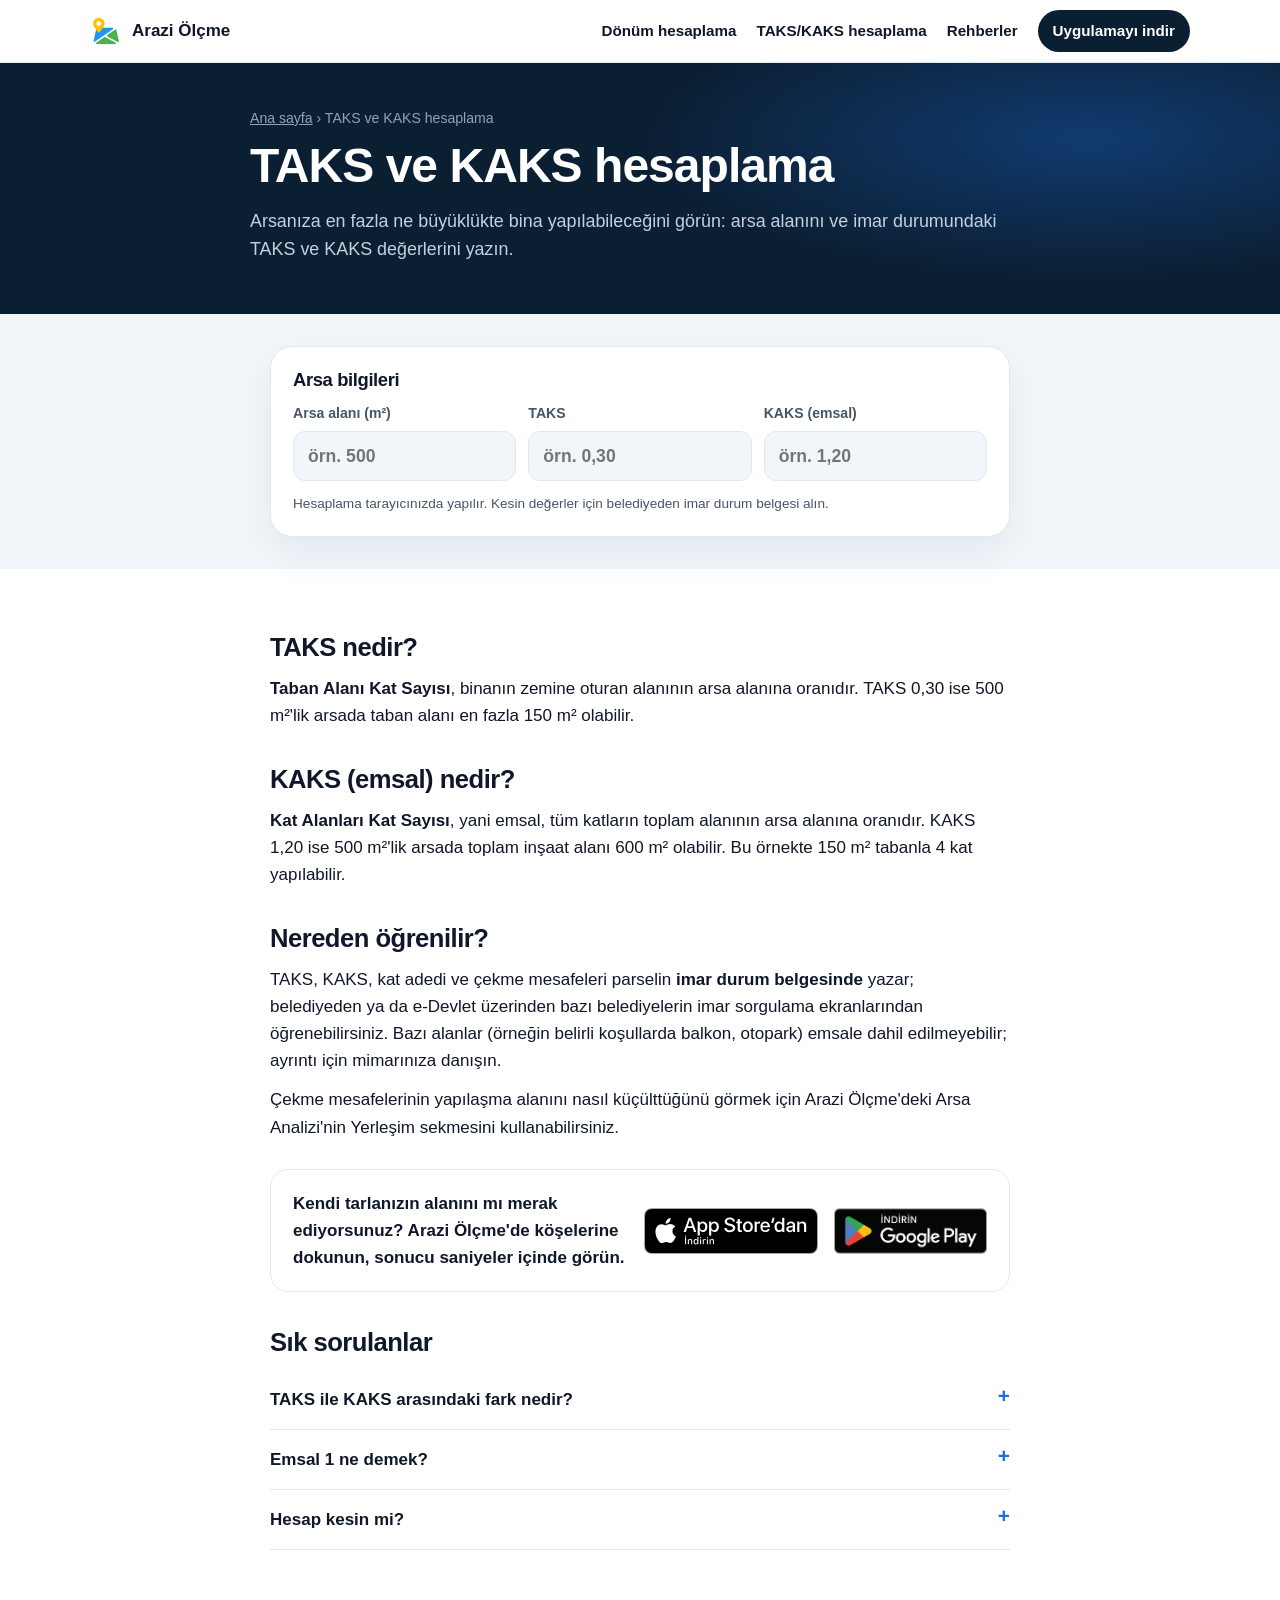
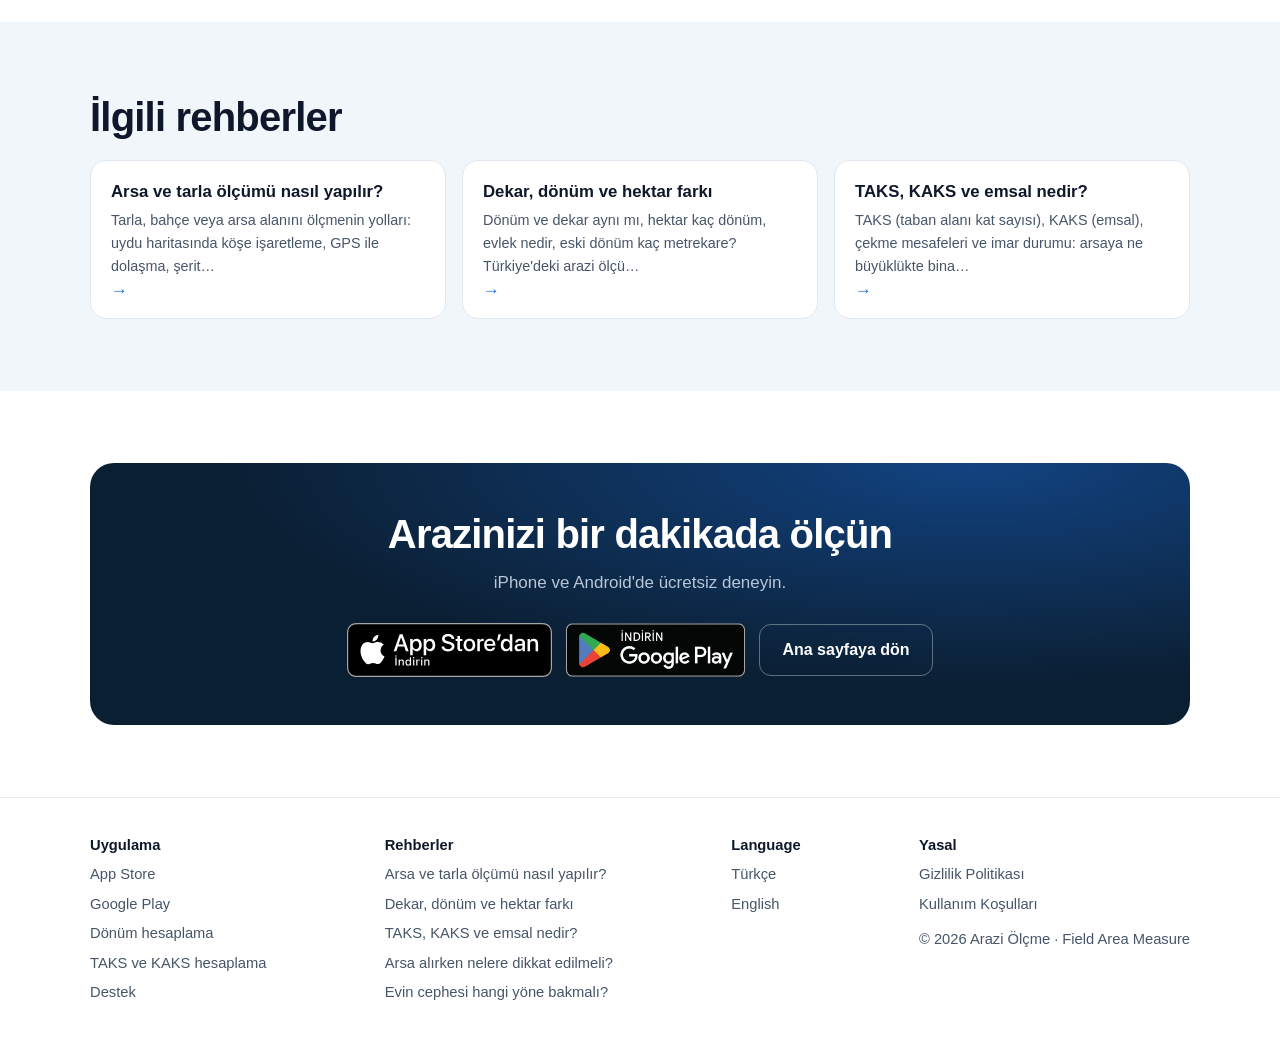
<file: taks-kaks-hesaplama/index.html>
<!DOCTYPE html>
<html lang="tr">
<head>
<meta charset="utf-8">
<meta name="viewport" content="width=device-width, initial-scale=1, viewport-fit=cover">
<title>TAKS KAKS Hesaplama: Arsaya Kaç Metrekare Ev Yapılır? (Ücretsiz)</title>
<meta name="description" content="Arsa alanı, TAKS ve KAKS (emsal) değerini girin; en fazla taban alanını, toplam inşaat alanını ve kat sayısını anında hesaplayın.">
<link rel="canonical" href="https://arazi.app/taks-kaks-hesaplama/">

<meta name="robots" content="index, follow, max-image-preview:large">
<meta name="apple-itunes-app" content="app-id=6740893569">
<meta name="theme-color" content="#0b1f33">
<meta property="og:type" content="website">
<meta property="og:site_name" content="Arazi Ölçme">
<meta property="og:url" content="https://arazi.app/taks-kaks-hesaplama/">
<meta property="og:title" content="TAKS KAKS Hesaplama: Arsaya Kaç Metrekare Ev Yapılır? (Ücretsiz)">
<meta property="og:description" content="Arsa alanı, TAKS ve KAKS (emsal) değerini girin; en fazla taban alanını, toplam inşaat alanını ve kat sayısını anında hesaplayın.">
<meta property="og:image" content="https://arazi.app/assets/img/og-tr.jpg">
<meta property="og:image:width" content="1200"><meta property="og:image:height" content="630">
<meta property="og:locale" content="tr_TR">
<meta name="twitter:card" content="summary_large_image">
<meta name="twitter:title" content="TAKS KAKS Hesaplama: Arsaya Kaç Metrekare Ev Yapılır? (Ücretsiz)"><meta name="twitter:description" content="Arsa alanı, TAKS ve KAKS (emsal) değerini girin; en fazla taban alanını, toplam inşaat alanını ve kat sayısını anında hesaplayın.">
<meta name="twitter:image" content="https://arazi.app/assets/img/og-tr.jpg">
<link rel="icon" href="/assets/img/icon-32.png" sizes="32x32" type="image/png">
<link rel="apple-touch-icon" href="/assets/img/icon-180.png">
<link rel="manifest" href="/manifest.json">

<style>:root { --brand: #1a6fe0; --brand-2: #0f9d58; --ink: #0f172a; --muted: #475569; --line: #e2e8f0; --soft: #f1f6fb; --navy: #0b1f33; --sun: #ffc533; --radius: 18px; }
* { box-sizing: border-box; margin: 0; padding: 0; }
html { -webkit-text-size-adjust: 100%; scroll-behavior: smooth; }
body { font-family: -apple-system, BlinkMacSystemFont, "Segoe UI", Roboto, Inter, sans-serif; color: var(--ink); background: #fff; line-height: 1.6; font-size: 17px; }
img { max-width: 100%; height: auto; display: block; }
a { color: var(--brand); }
.wrap { max-width: 1140px; margin: 0 auto; padding: 0 20px; }
.narrow { max-width: 780px; }
h1, h2, h3 { letter-spacing: -.02em; line-height: 1.15; }
h2 { font-size: clamp(1.8rem, 3.6vw, 2.5rem); margin-bottom: 12px; }
h3 { font-size: 1.15rem; margin-bottom: 6px; }
.lead { color: var(--muted); font-size: 1.1rem; max-width: 680px; margin-bottom: 26px; }
.kick { font-size: .78rem; font-weight: 800; letter-spacing: .14em; text-transform: uppercase; color: var(--brand); margin-bottom: 8px; }
.kick.light { color: var(--sun); }
section { padding: 72px 0; }
section.alt { background: var(--soft); }
.center { display: flex; justify-content: center; }

/* header */
.top { position: sticky; top: 0; z-index: 50; background: rgba(255,255,255,.92); backdrop-filter: saturate(1.4) blur(12px); -webkit-backdrop-filter: saturate(1.4) blur(12px); border-bottom: 1px solid var(--line); }
.top .wrap { display: flex; align-items: center; gap: 16px; height: 62px; }
.brand { display: flex; align-items: center; gap: 10px; font-weight: 800; color: var(--ink); text-decoration: none; white-space: nowrap; }
.brand img { width: 32px; height: 32px; border-radius: 8px; }
.top nav { margin-left: auto; display: flex; gap: 20px; align-items: center; }
.top nav a { color: var(--ink); text-decoration: none; font-size: .95rem; font-weight: 600; }
.top nav a:hover { color: var(--brand); }
.top .get { white-space: nowrap; background: var(--navy); color: #fff !important; padding: 9px 15px; border-radius: 999px; }
.lang { font-size: .9rem; border: 1px solid var(--line); border-radius: 8px; padding: 5px 6px; background: #fff; }
@media (max-width: 820px) { .top nav .hide-sm, .top .lang { display: none; } }

/* buttons */
.ctas { display: flex; flex-wrap: wrap; gap: 14px; align-items: center; margin-top: 26px; }
.badge img { height: 54px; width: auto; }
.btn { display: inline-flex; align-items: center; justify-content: center; gap: 8px; min-height: 52px; padding: 0 22px; border-radius: 12px; font-weight: 700; font-size: 1rem; text-decoration: none; border: 0; cursor: pointer; font-family: inherit; }
.btn-primary { background: linear-gradient(135deg, var(--brand), #3d8bff); color: #fff; box-shadow: 0 10px 26px rgba(26,111,224,.32); }
.btn-ghost { background: #fff; color: var(--ink); border: 1px solid var(--line); }
.btn-ghost.light { background: rgba(255,255,255,.08); color: #fff; border-color: rgba(255,255,255,.28); min-height: 46px; }

/* hero */
.hero.land { position: relative; overflow: hidden; color: #e8eef6; padding: 64px 0 72px;
  background: radial-gradient(ellipse 60% 70% at 78% 40%, rgba(26,111,224,.35), transparent 70%), radial-gradient(ellipse 50% 60% at 10% 100%, rgba(15,157,88,.25), transparent 70%), var(--navy); }
.hero.land::before { content: ""; position: absolute; inset: 0; opacity: .14; pointer-events: none;
  background: url("data:image/svg+xml,%3Csvg xmlns='http://www.w3.org/2000/svg' width='600' height='600' viewBox='0 0 600 600' fill='none' stroke='%23ffffff' stroke-width='1.2'%3E%3Cpath d='M-20 120 C 80 60 180 160 300 110 S 520 40 640 120'/%3E%3Cpath d='M-20 170 C 90 110 190 215 310 160 S 520 95 640 170'/%3E%3Cpath d='M-20 230 C 100 170 200 270 320 215 S 520 150 640 225'/%3E%3Cpath d='M-20 300 C 110 240 210 330 330 280 S 520 215 640 290'/%3E%3Cpath d='M-20 380 C 120 320 220 400 340 350 S 520 290 640 365'/%3E%3Cpath d='M-20 470 C 130 410 230 480 350 430 S 520 370 640 450'/%3E%3Cpath d='M-20 560 C 140 500 240 560 360 520 S 520 460 640 540'/%3E%3C/svg%3E") center / 600px; }
.hero.land .wrap { position: relative; display: grid; grid-template-columns: 1.05fr .95fr; gap: 40px; align-items: center; }
.hero.land h1 { font-size: clamp(2.3rem, 5vw, 3.7rem); color: #fff; margin: 10px 0 16px; font-weight: 800; }
.hero.land .sub { color: #c3d0df; font-size: 1.15rem; max-width: 560px; }
.hero.land .compat { color: #8ea3bb; font-size: .9rem; margin-top: 14px; }
.eyebrow { display: inline-flex; align-items: center; gap: 8px; font-size: .9rem; font-weight: 700; color: #fff; background: rgba(255,255,255,.1); border: 1px solid rgba(255,255,255,.2); border-radius: 999px; padding: 5px 12px; text-decoration: none; margin-bottom: 14px; }
.stars { color: var(--sun); letter-spacing: 1px; }
.qr { display: none; align-items: center; gap: 12px; margin-top: 22px; font-size: .88rem; color: #9fb2c8; }
.qr img { width: 84px; height: 84px; border-radius: 10px; background: #fff; padding: 4px; }
@media (min-width: 900px) and (hover: hover) { .qr { display: flex; } }
.pair { position: relative; height: 600px; max-width: 470px; margin-left: auto; }
.pair .device { position: absolute; }
.pair .back { right: 0; top: 0; width: 230px; transform: rotate(5deg); }
.pair .front { left: 20px; bottom: 0; width: 270px; }
@media (max-width: 860px) {
  .hero.land { padding: 36px 0 48px; }
  .hero.land .wrap { grid-template-columns: 1fr; }
  .pair { height: 470px; max-width: 360px; margin: 10px auto 0; }
  .pair .back { width: 180px; } .pair .front { width: 215px; left: 0; }
}

/* phone mockups: pre-rendered images (tools/mockup.js), only size and shadow here */
img.device { display: block; width: 100%; max-width: 280px; height: auto; filter: drop-shadow(0 28px 40px rgba(8,20,35,.32)); }
img.device.sm { max-width: 220px; }
section.dark img.device, .hero img.device { filter: drop-shadow(0 30px 50px rgba(0,0,0,.55)); }
@media (max-width: 860px) {
  .pair { height: auto; max-width: 260px; margin: 18px auto 0; }
  .pair .back { display: none; }
  .pair .front { position: relative; left: 0; width: 100%; }
  .split .center img.device { max-width: 250px; }
}

/* stats */
.statbar { background: #081726; padding: 26px 0; border-top: 1px solid rgba(255,255,255,.06); }
.stats { display: grid; grid-template-columns: repeat(4, 1fr); gap: 16px; text-align: center; }
.stats b { display: block; font-size: 2.2rem; line-height: 1; color: #fff; font-weight: 800; }
.stats span { display: block; margin-top: 6px; font-size: .78rem; letter-spacing: .12em; text-transform: uppercase; color: #8ea3bb; }
@media (max-width: 600px) { .stats { grid-template-columns: 1fr 1fr; gap: 22px 12px; } }

/* split sections */
.split { display: grid; grid-template-columns: 1.1fr .9fr; gap: 48px; align-items: center; }
.split.rev { grid-template-columns: .9fr 1.1fr; }
.duo { gap: 18px; align-items: flex-start; }
.duo img.device { max-width: 220px; min-width: 0; flex: 1 1 0; }
.duo img.device:last-child { margin-top: 48px; }
@media (max-width: 860px) { .split, .split.rev { grid-template-columns: 1fr; gap: 28px; } .duo img.device { max-width: 47%; } .duo img.device:last-child { margin-top: 28px; } }
.points { list-style: none; display: grid; gap: 16px; }
.points li { display: flex; gap: 14px; align-items: flex-start; }
.points p { color: var(--muted); }
.ico { flex: 0 0 auto; width: 46px; height: 46px; padding: 11px; border-radius: 14px; background: #e6f0fe; color: var(--brand); display: block; margin-bottom: 12px; }
.points .ico { margin: 0; }

/* site analysis (dark) */
section.dark { background: linear-gradient(180deg, #0b1f33, #0e2740); color: #dbe6f2; }
section.dark h2 { color: #fff; } section.dark .lead { color: #a9bbcf; } section.dark .kick { color: var(--sun); }
.pill { display: inline-block; font-size: .88rem; color: #fff; background: rgba(15,157,88,.22); border: 1px solid rgba(15,157,88,.5); padding: 6px 12px; border-radius: 999px; margin-bottom: 30px; }
.stabs { display: grid; grid-template-columns: repeat(4, 1fr); gap: 22px; }
.stab h3 { color: #fff; margin-top: 16px; } .stab p { color: #a9bbcf; font-size: .95rem; }
.stab img.device { max-width: 100%; }
@media (max-width: 960px) { .stabs { grid-template-columns: 1fr 1fr; } }
@media (max-width: 520px) { .stabs { grid-template-columns: 1fr; } .stab img.device { max-width: 250px; margin: 0 auto; } }

/* cards */
.grid3 { display: grid; grid-template-columns: repeat(3, 1fr); gap: 20px; }
.grid4 { display: grid; grid-template-columns: repeat(4, 1fr); gap: 18px; }
@media (max-width: 900px) { .grid3, .grid4 { grid-template-columns: 1fr 1fr; } }
@media (max-width: 560px) { .grid3, .grid4 { grid-template-columns: 1fr; } }
.card { background: #fff; border: 1px solid var(--line); border-radius: var(--radius); padding: 22px; }
.card p { color: var(--muted); }
.gcards { display: grid; grid-template-columns: repeat(3, 1fr); gap: 16px; margin-top: 20px; }
@media (max-width: 900px) { .gcards { grid-template-columns: 1fr 1fr; } } @media (max-width: 560px) { .gcards { grid-template-columns: 1fr; } }
.gcard { position: relative; display: block; background: #fff; border: 1px solid var(--line); border-radius: 16px; padding: 20px 20px 40px; text-decoration: none; color: var(--ink); transition: border-color .2s, transform .2s; }
.gcard:hover { border-color: var(--brand); transform: translateY(-2px); }
.gcard b { display: block; font-size: 1.05rem; line-height: 1.3; }
.gcard span { display: block; color: var(--muted); font-size: .9rem; margin-top: 6px; }
.gcard em { position: absolute; left: 20px; bottom: 14px; font-style: normal; color: var(--brand); font-weight: 800; }
.inline-cta { display: flex; gap: 16px; align-items: center; flex-wrap: wrap; background: #fff; border: 1px solid var(--line); border-radius: var(--radius); padding: 20px 22px; margin: 28px 0; }
.inline-cta p { flex: 1 1 260px; margin: 0 !important; font-weight: 700; }
.inline-cta p span { font-weight: 400; color: var(--muted); }
.inline-cta .badge img { height: 46px; }
.toolcta .ico { margin: 0; }
.toolcta { margin: 0 0 18px; }
.toolcta + .kick { margin-top: 44px; }

/* faq & cta */
.faq details { border-bottom: 1px solid var(--line); padding: 16px 0; }
.faq summary { font-weight: 700; cursor: pointer; list-style: none; display: flex; justify-content: space-between; gap: 12px; }
.faq summary::after { content: "+"; font-size: 1.3rem; line-height: 1; color: var(--brand); }
.faq details[open] summary::after { content: "–"; }
.faq details p { color: var(--muted); margin-top: 8px; }
.cta-band { background: radial-gradient(ellipse at 80% 0, rgba(26,111,224,.45), transparent 60%), var(--navy); color: #fff; border-radius: 24px; padding: 48px 28px; text-align: center; }
.cta-band h2 { color: #fff; } .cta-band p { color: #b8c7d8; }
.cta-band .ctas { justify-content: center; }
.cta-band .btn-ghost { background: transparent; color: #fff; border-color: rgba(255,255,255,.35); }

/* article pages */
.banner { position: relative; overflow: hidden; background: var(--navy); color: #dbe6f2; padding: 44px 0 50px; }
.banner::before { content: ""; position: absolute; inset: 0; background: radial-gradient(ellipse 50% 80% at 85% 30%, rgba(26,111,224,.35), transparent 70%); }
.banner-in { position: relative; display: grid; grid-template-columns: 1.4fr .6fr; gap: 40px; align-items: center; }
.banner-in.noart { grid-template-columns: 1fr; max-width: 820px; }
.banner h1 { color: #fff; font-size: clamp(2rem, 4.4vw, 3rem); margin: 8px 0 14px; font-weight: 800; }
.banner .intro { color: #c3d0df; font-size: 1.12rem; }
.banner .upd { color: #8ea3bb; font-size: .85rem; margin-top: 12px; }
.crumbs, .crumbs a { color: #8ea3bb; font-size: .88rem; }
.banner-art img.device { margin: 0 auto; max-width: 210px; }
@media (max-width: 860px) { .banner-in { grid-template-columns: 1fr; } .banner-art { display: none; } }
.prose h2 { margin-top: 36px; font-size: 1.6rem; }
.prose p, .prose ul, .prose ol { margin: 12px 0; }
.prose ul, .prose ol { padding-left: 22px; }
.prose li { margin: 6px 0; }
.prose table { width: 100%; border-collapse: collapse; margin: 16px 0; font-size: .95rem; }
.prose th, .prose td { text-align: left; padding: 10px; border-bottom: 1px solid var(--line); vertical-align: top; }
.prose th { background: var(--soft); }
.table-scroll { overflow-x: auto; }
.checks { list-style: none; padding: 0 !important; counter-reset: c; }
.checks li { counter-increment: c; position: relative; padding: 14px 16px 14px 58px; border: 1px solid var(--line); border-radius: 14px; margin: 12px 0 !important; background: #fff; }
.checks li::before { content: counter(c); position: absolute; left: 16px; top: 14px; width: 28px; height: 28px; border-radius: 50%; background: var(--brand); color: #fff; font-weight: 800; display: grid; place-items: center; font-size: .9rem; }
.checks li b { display: block; }
.note-box { background: #fff8e6; border: 1px solid #ffe2a3; border-radius: 14px; padding: 14px 16px; margin: 20px 0; font-size: .95rem; }

/* tools */
.tool { background: #fff; border: 1px solid var(--line); border-radius: 22px; padding: 22px; box-shadow: 0 16px 40px rgba(15,23,42,.06); }
.ugrid { display: grid; grid-template-columns: 1fr 1fr; gap: 12px; }
@media (max-width: 600px) { .ugrid { grid-template-columns: 1fr; } }
.urow { display: grid; gap: 6px; font-size: .88rem; font-weight: 700; color: var(--muted); }
.urow input, .rgrid input, .rgrid select { min-height: 50px; font: inherit; font-size: 1.1rem; font-weight: 600; color: var(--ink); padding: 0 14px; border: 1px solid var(--line); border-radius: 12px; background: var(--soft); width: 100%; }
.urow input:focus, .rgrid input:focus { outline: 2px solid var(--brand); background: #fff; }
.urow.src input { background: #fff; border-color: var(--brand); }
.tnote { color: var(--muted); font-size: .85rem; margin-top: 12px; }
.rgrid { display: grid; grid-template-columns: 1fr 1fr 1fr; gap: 12px; margin-top: 12px; }
.rgrid label { display: grid; gap: 6px; font-size: .88rem; font-weight: 700; color: var(--muted); }
@media (max-width: 600px) { .rgrid { grid-template-columns: 1fr 1fr; } }
.rout { margin-top: 14px; font-size: 1.05rem; font-weight: 700; min-height: 1.5em; }
.res { display: grid; grid-template-columns: repeat(auto-fit, minmax(160px, 1fr)); gap: 12px; margin-top: 16px; }
.res div { background: var(--soft); border-radius: 14px; padding: 14px; }
.res b { display: block; font-size: 1.4rem; }
.res span { color: var(--muted); font-size: .85rem; }

/* footer & sticky */
footer { border-top: 1px solid var(--line); padding: 36px 0 48px; font-size: .92rem; color: var(--muted); }
footer .cols { display: flex; flex-wrap: wrap; gap: 28px 48px; justify-content: space-between; }
footer ul { list-style: none; } footer li { margin: 6px 0; }
footer a { color: var(--muted); text-decoration: none; } footer a:hover { color: var(--brand); }
footer .h { font-weight: 800; color: var(--ink); margin-bottom: 6px; }
.sticky-cta { position: fixed; left: 12px; right: 12px; bottom: calc(12px + env(safe-area-inset-bottom)); z-index: 60; display: none; }
.sticky-cta a { width: 100%; }
@media (max-width: 760px) { .sticky-cta.show { display: block; } body { padding-bottom: 80px; } }
[hidden] { display: none !important; }
@media (prefers-reduced-motion: reduce) { * { transition: none !important; scroll-behavior: auto !important; } }
html[lang="tr"] .kick { text-transform: none; letter-spacing: .02em; font-size: .85rem; }
</style>
<script type="application/ld+json">{"@context": "https://schema.org", "@type": "BreadcrumbList", "itemListElement": [{"@type": "ListItem", "position": 1, "name": "Ana sayfa", "item": "https://arazi.app/"}, {"@type": "ListItem", "position": 2, "name": "TAKS ve KAKS hesaplama", "item": "https://arazi.app/taks-kaks-hesaplama/"}]}</script><script type="application/ld+json">{"@context": "https://schema.org", "@type": "WebApplication", "name": "TAKS ve KAKS hesaplama", "url": "https://arazi.app/taks-kaks-hesaplama/", "applicationCategory": "UtilitiesApplication", "operatingSystem": "Any (web browser)", "isAccessibleForFree": true, "inLanguage": "tr", "offers": {"@type": "Offer", "price": "0", "priceCurrency": "USD"}}</script>
</head>
<body>
<header class="top"><div class="wrap">
<a class="brand" href="/"><img src="/assets/img/icon-64.png" alt="" width="32" height="32">Arazi Ölçme</a>
<nav><a class="hide-sm" href="/donum-hesaplama/">Dönüm hesaplama</a><a class="hide-sm" href="/taks-kaks-hesaplama/">TAKS/KAKS hesaplama</a><a class="hide-sm" href="/rehber/">Rehberler</a>
<a class="get" href="https://apps.apple.com/app/apple-store/id6740893569?ct=web-nav-tr&mt=8" data-play="https://play.google.com/store/apps/details?id=com.asilarslan.fieldarea&amp;referrer=utm_source%3Darazi.app%26utm_medium%3Dweb%26utm_campaign%3Dweb-nav-tr" rel="noopener">Uygulamayı indir</a></nav></div></header>
<main>
<section class="banner" data-hero><div class="wrap banner-in noart">
<div><nav class="crumbs"><a href="/">Ana sayfa</a> › TAKS ve KAKS hesaplama</nav><h1>TAKS ve KAKS hesaplama</h1><p class="intro">Arsanıza en fazla ne büyüklükte bina yapılabileceğini görün: arsa alanını ve imar durumundaki TAKS ve KAKS değerlerini yazın.</p></div>
</div></section>
<section class="alt" style="padding:32px 0"><div class="wrap narrow"><div class="tool" data-taks>
<h3>Arsa bilgileri</h3>
<div class="rgrid"><label>Arsa alanı (m²)<input type="text" inputmode="decimal" data-area placeholder="örn. 500"></label>
<label>TAKS<input type="text" inputmode="decimal" data-t placeholder="örn. 0,30"></label>
<label>KAKS (emsal)<input type="text" inputmode="decimal" data-k placeholder="örn. 1,20"></label></div>
<div class="res" data-tout hidden>
<div><b data-base>—</b><span>En fazla taban alanı</span></div>
<div><b data-total>—</b><span>Toplam inşaat alanı (emsal)</span></div>
<div><b data-floors>—</b><span>Taban alanı tam kullanılırsa kat sayısı</span></div>
</div>
<p class="tnote">Hesaplama tarayıcınızda yapılır. Kesin değerler için belediyeden imar durum belgesi alın.</p>
</div></div></section>
<section style="padding-top:28px"><div class="wrap narrow prose">
<h2>TAKS nedir?</h2>
<p><b>Taban Alanı Kat Sayısı</b>, binanın zemine oturan alanının arsa alanına oranıdır. TAKS 0,30 ise 500 m²'lik arsada taban alanı en fazla 150 m² olabilir.</p>
<h2>KAKS (emsal) nedir?</h2>
<p><b>Kat Alanları Kat Sayısı</b>, yani emsal, tüm katların toplam alanının arsa alanına oranıdır. KAKS 1,20 ise 500 m²'lik arsada toplam inşaat alanı 600 m² olabilir. Bu örnekte 150 m² tabanla 4 kat yapılabilir.</p>
<h2>Nereden öğrenilir?</h2>
<p>TAKS, KAKS, kat adedi ve çekme mesafeleri parselin <b>imar durum belgesinde</b> yazar; belediyeden ya da e-Devlet üzerinden bazı belediyelerin imar sorgulama ekranlarından öğrenebilirsiniz. Bazı alanlar (örneğin belirli koşullarda balkon, otopark) emsale dahil edilmeyebilir; ayrıntı için mimarınıza danışın.</p>
<p>Çekme mesafelerinin yapılaşma alanını nasıl küçülttüğünü görmek için Arazi Ölçme'deki Arsa Analizi'nin Yerleşim sekmesini kullanabilirsiniz.</p>
<div class="inline-cta"><p>Kendi tarlanızın alanını mı merak ediyorsunuz? Arazi Ölçme&#x27;de köşelerine dokunun, sonucu saniyeler içinde görün.</p><a class="badge" href="https://apps.apple.com/app/apple-store/id6740893569?ct=web-inline-taks-kaks-hesaplama&mt=8" rel="noopener"><img src="/assets/img/app-store-tr-tr.svg" alt="Download on the App Store" width="204" height="54"></a><a class="badge" href="https://play.google.com/store/apps/details?id=com.asilarslan.fieldarea&referrer=utm_source%3Darazi.app%26utm_medium%3Dweb%26utm_campaign%3Dweb-inline-taks-kaks-hesaplama" rel="noopener"><img src="/assets/img/play-tr.webp" alt="Get it on Google Play" width="180" height="54"></a></div>
<div id="faq"><h2>Sık sorulanlar</h2><div class="faq"><details><summary>TAKS ile KAKS arasındaki fark nedir?</summary><p>TAKS yalnızca zemine oturan taban alanını, KAKS (emsal) tüm katların toplam alanını sınırlar.</p></details><details><summary>Emsal 1 ne demek?</summary><p>Toplam inşaat alanı arsa alanı kadar olabilir: 500 m²&#x27;lik arsada 500 m².</p></details><details><summary>Hesap kesin mi?</summary><p>Hayır, ön fikir verir. Kesin hak için imar durum belgesi ve mimari proje gerekir.</p></details></div></div>
</div></section>
<section class="alt"><div class="wrap"><h2>İlgili rehberler</h2><div class="gcards"><a class="gcard" href="/rehber/arsa-olcumu-nasil-yapilir/"><b>Arsa ve tarla ölçümü nasıl yapılır?</b><span>Tarla, bahçe veya arsa alanını ölçmenin yolları: uydu haritasında köşe işaretleme, GPS ile dolaşma, şerit…</span><em>→</em></a><a class="gcard" href="/rehber/dekar-donum-hektar-farki/"><b>Dekar, dönüm ve hektar farkı</b><span>Dönüm ve dekar aynı mı, hektar kaç dönüm, evlek nedir, eski dönüm kaç metrekare? Türkiye&#x27;deki arazi ölçü…</span><em>→</em></a><a class="gcard" href="/rehber/taks-kaks-emsal-nedir/"><b>TAKS, KAKS ve emsal nedir?</b><span>TAKS (taban alanı kat sayısı), KAKS (emsal), çekme mesafeleri ve imar durumu: arsaya ne büyüklükte bina…</span><em>→</em></a></div></div></section>
<section><div class="wrap"><div class="cta-band">
<h2>Arazinizi bir dakikada ölçün</h2><p>iPhone ve Android&#x27;de ücretsiz deneyin.</p><div class="ctas"><a class="badge" href="https://apps.apple.com/app/apple-store/id6740893569?ct=web-bottom-taks-kaks-hesaplama&mt=8" rel="noopener"><img src="/assets/img/app-store-tr-tr.svg" alt="Download on the App Store" width="204" height="54"></a><a class="badge" href="https://play.google.com/store/apps/details?id=com.asilarslan.fieldarea&referrer=utm_source%3Darazi.app%26utm_medium%3Dweb%26utm_campaign%3Dweb-bottom-taks-kaks-hesaplama" rel="noopener"><img src="/assets/img/play-tr.webp" alt="Get it on Google Play" width="180" height="54"></a><a class="btn btn-ghost" href="/">Ana sayfaya dön</a></div>
</div></div></section>
</main>
<footer><div class="wrap cols">
<div><div class="h">Uygulama</div><ul>
<li><a href="https://apps.apple.com/app/apple-store/id6740893569?ct=web-footer-tr&mt=8" rel="noopener">App Store</a></li>
<li><a href="https://play.google.com/store/apps/details?id=com.asilarslan.fieldarea&referrer=utm_source%3Darazi.app%26utm_medium%3Dweb%26utm_campaign%3Dweb-footer-tr" rel="noopener">Google Play</a></li><li><a href="/donum-hesaplama/">Dönüm hesaplama</a></li><li><a href="/taks-kaks-hesaplama/">TAKS ve KAKS hesaplama</a></li>
<li><a href="mailto:asilarslan93@gmail.com">Destek</a></li></ul></div>
<div><div class="h">Rehberler</div><ul><li><a href="/rehber/arsa-olcumu-nasil-yapilir/">Arsa ve tarla ölçümü nasıl yapılır?</a></li><li><a href="/rehber/dekar-donum-hektar-farki/">Dekar, dönüm ve hektar farkı</a></li><li><a href="/rehber/taks-kaks-emsal-nedir/">TAKS, KAKS ve emsal nedir?</a></li><li><a href="/rehber/arsa-alirken-nelere-dikkat-edilmeli/">Arsa alırken nelere dikkat edilmeli?</a></li><li><a href="/rehber/evin-cephesi-hangi-yone-bakmali/">Evin cephesi hangi yöne bakmalı?</a></li></ul></div>
<div><div class="h">Language</div><ul><li><a href="/" hreflang="tr">Türkçe</a></li><li><a href="https://fieldareameasure.com/" hreflang="en">English</a></li></ul></div>
<div><div class="h">Yasal</div><ul>
<li><a href="/privacy-policy.html">Gizlilik Politikası</a></li><li><a href="/terms-of-use.html">Kullanım Koşulları</a></li></ul>
<p style="margin-top:12px">© 2026 Arazi Ölçme · Field Area Measure</p></div>
</div></footer>
<div class="sticky-cta"><a class="btn btn-primary" href="https://apps.apple.com/app/apple-store/id6740893569?ct=web-sticky-taks-kaks-hesaplama&mt=8" data-play="https://play.google.com/store/apps/details?id=com.asilarslan.fieldarea&amp;referrer=utm_source%3Darazi.app%26utm_medium%3Dweb%26utm_campaign%3Dweb-sticky-taks-kaks-hesaplama" rel="noopener">Arazini ücretsiz ölç</a></div>
<script src="/assets/site.js?v=cd3d4624" defer></script><script src="/assets/tool.js?v=63c998cc" defer></script>
</body>
</html>
</file>
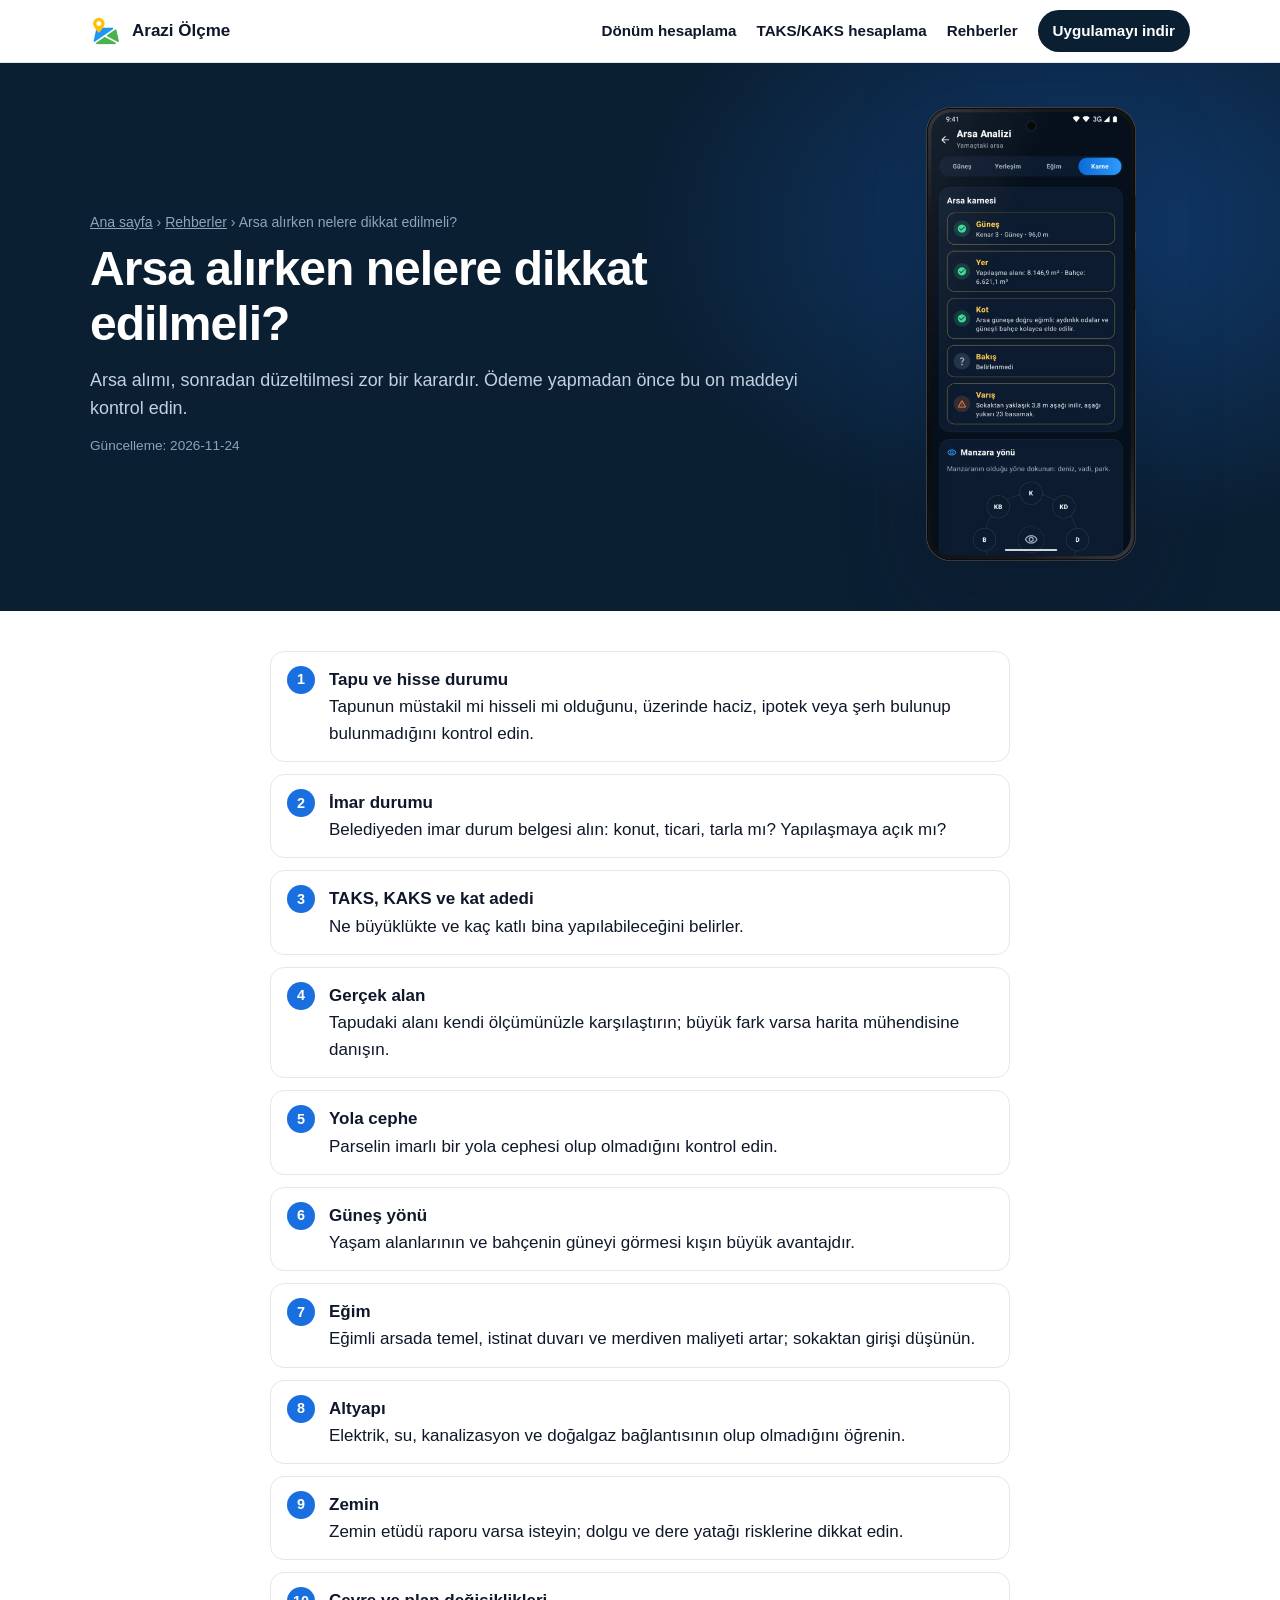
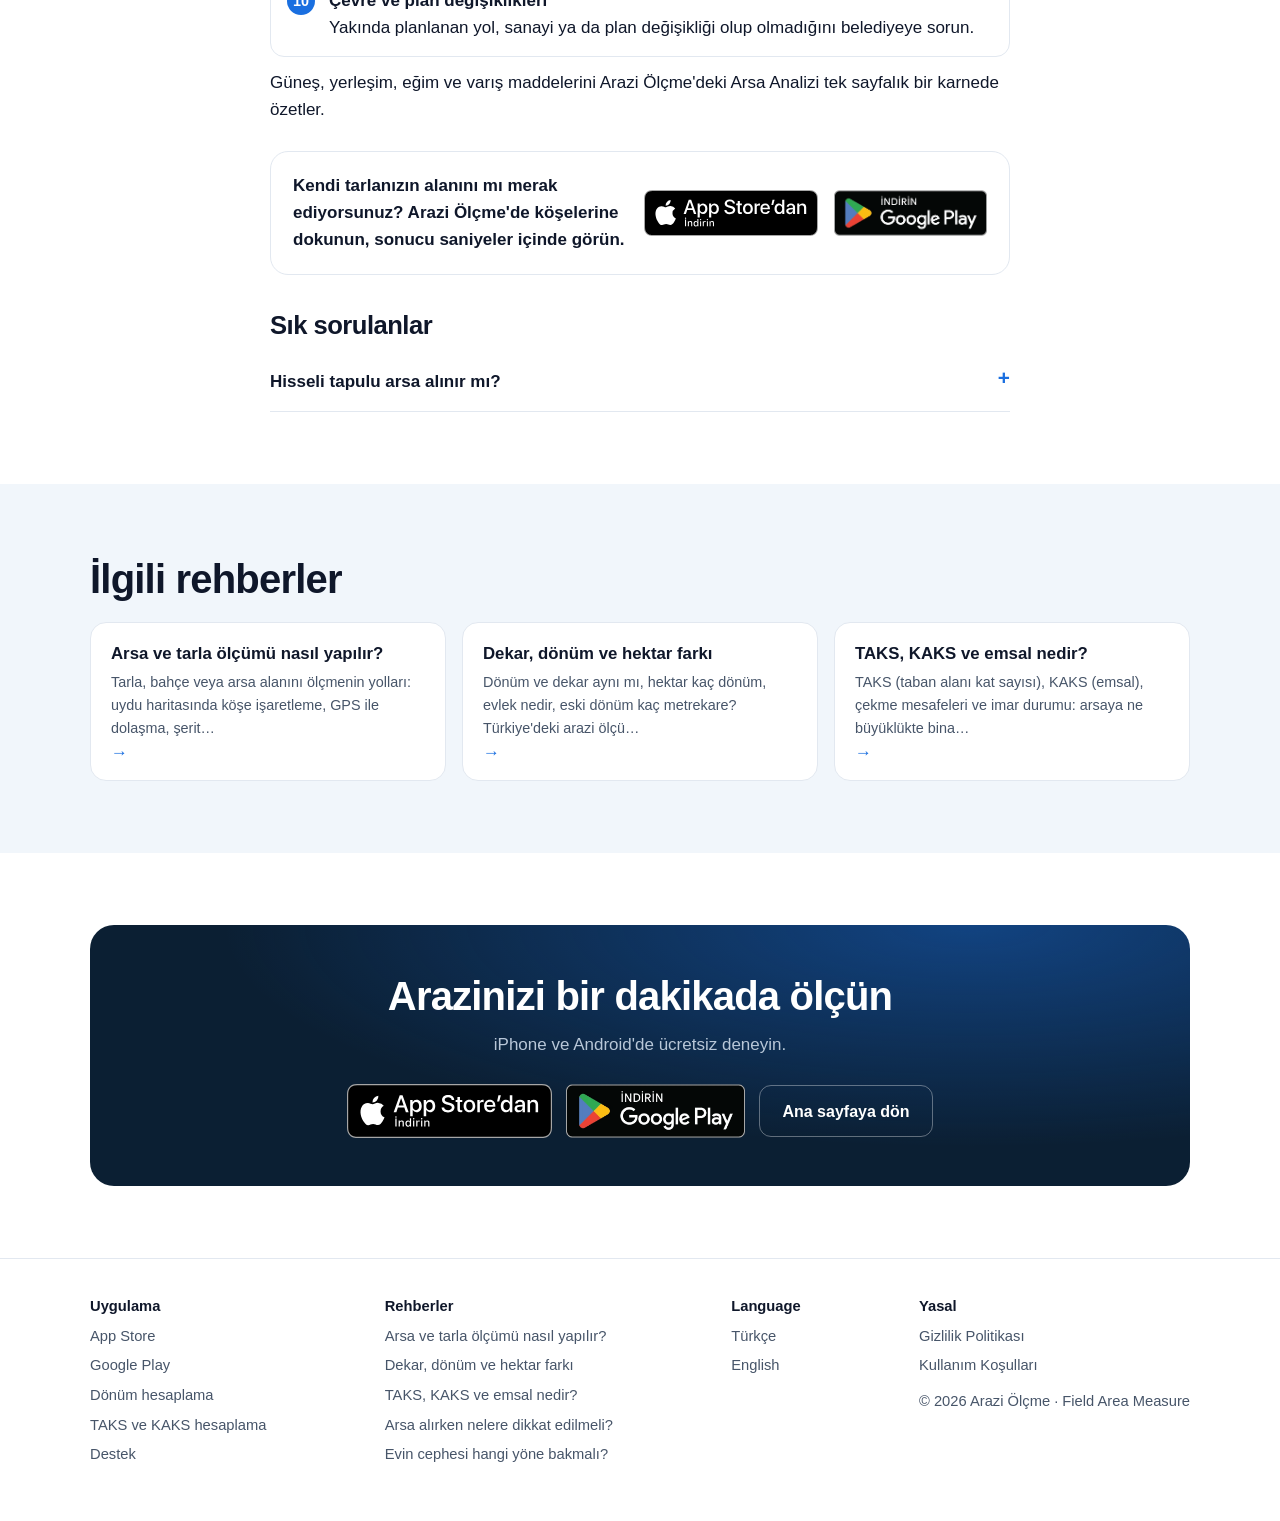
<file: rehber/arsa-alirken-nelere-dikkat-edilmeli/index.html>
<!DOCTYPE html>
<html lang="tr">
<head>
<meta charset="utf-8">
<meta name="viewport" content="width=device-width, initial-scale=1, viewport-fit=cover">
<title>Arsa Alırken Nelere Dikkat Edilmeli? 10 Maddelik Kontrol Listesi</title>
<meta name="description" content="Arsa almadan önce kontrol edilmesi gerekenler: tapu ve hisse durumu, imar durumu, TAKS/KAKS, yola cephe, eğim, güneş yönü, altyapı ve zemin.">
<link rel="canonical" href="https://arazi.app/rehber/arsa-alirken-nelere-dikkat-edilmeli/">

<meta name="robots" content="index, follow, max-image-preview:large">
<meta name="apple-itunes-app" content="app-id=6740893569">
<meta name="theme-color" content="#0b1f33">
<meta property="og:type" content="article">
<meta property="og:site_name" content="Arazi Ölçme">
<meta property="og:url" content="https://arazi.app/rehber/arsa-alirken-nelere-dikkat-edilmeli/">
<meta property="og:title" content="Arsa Alırken Nelere Dikkat Edilmeli? 10 Maddelik Kontrol Listesi">
<meta property="og:description" content="Arsa almadan önce kontrol edilmesi gerekenler: tapu ve hisse durumu, imar durumu, TAKS/KAKS, yola cephe, eğim, güneş yönü, altyapı ve zemin.">
<meta property="og:image" content="https://arazi.app/assets/img/og-tr.jpg">
<meta property="og:image:width" content="1200"><meta property="og:image:height" content="630">
<meta property="og:locale" content="tr_TR">
<meta name="twitter:card" content="summary_large_image">
<meta name="twitter:title" content="Arsa Alırken Nelere Dikkat Edilmeli? 10 Maddelik Kontrol Listesi"><meta name="twitter:description" content="Arsa almadan önce kontrol edilmesi gerekenler: tapu ve hisse durumu, imar durumu, TAKS/KAKS, yola cephe, eğim, güneş yönü, altyapı ve zemin.">
<meta name="twitter:image" content="https://arazi.app/assets/img/og-tr.jpg">
<link rel="icon" href="/assets/img/icon-32.png" sizes="32x32" type="image/png">
<link rel="apple-touch-icon" href="/assets/img/icon-180.png">
<link rel="manifest" href="/manifest.json">

<style>:root { --brand: #1a6fe0; --brand-2: #0f9d58; --ink: #0f172a; --muted: #475569; --line: #e2e8f0; --soft: #f1f6fb; --navy: #0b1f33; --sun: #ffc533; --radius: 18px; }
* { box-sizing: border-box; margin: 0; padding: 0; }
html { -webkit-text-size-adjust: 100%; scroll-behavior: smooth; }
body { font-family: -apple-system, BlinkMacSystemFont, "Segoe UI", Roboto, Inter, sans-serif; color: var(--ink); background: #fff; line-height: 1.6; font-size: 17px; }
img { max-width: 100%; height: auto; display: block; }
a { color: var(--brand); }
.wrap { max-width: 1140px; margin: 0 auto; padding: 0 20px; }
.narrow { max-width: 780px; }
h1, h2, h3 { letter-spacing: -.02em; line-height: 1.15; }
h2 { font-size: clamp(1.8rem, 3.6vw, 2.5rem); margin-bottom: 12px; }
h3 { font-size: 1.15rem; margin-bottom: 6px; }
.lead { color: var(--muted); font-size: 1.1rem; max-width: 680px; margin-bottom: 26px; }
.kick { font-size: .78rem; font-weight: 800; letter-spacing: .14em; text-transform: uppercase; color: var(--brand); margin-bottom: 8px; }
.kick.light { color: var(--sun); }
section { padding: 72px 0; }
section.alt { background: var(--soft); }
.center { display: flex; justify-content: center; }

/* header */
.top { position: sticky; top: 0; z-index: 50; background: rgba(255,255,255,.92); backdrop-filter: saturate(1.4) blur(12px); -webkit-backdrop-filter: saturate(1.4) blur(12px); border-bottom: 1px solid var(--line); }
.top .wrap { display: flex; align-items: center; gap: 16px; height: 62px; }
.brand { display: flex; align-items: center; gap: 10px; font-weight: 800; color: var(--ink); text-decoration: none; white-space: nowrap; }
.brand img { width: 32px; height: 32px; border-radius: 8px; }
.top nav { margin-left: auto; display: flex; gap: 20px; align-items: center; }
.top nav a { color: var(--ink); text-decoration: none; font-size: .95rem; font-weight: 600; }
.top nav a:hover { color: var(--brand); }
.top .get { white-space: nowrap; background: var(--navy); color: #fff !important; padding: 9px 15px; border-radius: 999px; }
.lang { font-size: .9rem; border: 1px solid var(--line); border-radius: 8px; padding: 5px 6px; background: #fff; }
@media (max-width: 820px) { .top nav .hide-sm, .top .lang { display: none; } }

/* buttons */
.ctas { display: flex; flex-wrap: wrap; gap: 14px; align-items: center; margin-top: 26px; }
.badge img { height: 54px; width: auto; }
.btn { display: inline-flex; align-items: center; justify-content: center; gap: 8px; min-height: 52px; padding: 0 22px; border-radius: 12px; font-weight: 700; font-size: 1rem; text-decoration: none; border: 0; cursor: pointer; font-family: inherit; }
.btn-primary { background: linear-gradient(135deg, var(--brand), #3d8bff); color: #fff; box-shadow: 0 10px 26px rgba(26,111,224,.32); }
.btn-ghost { background: #fff; color: var(--ink); border: 1px solid var(--line); }
.btn-ghost.light { background: rgba(255,255,255,.08); color: #fff; border-color: rgba(255,255,255,.28); min-height: 46px; }

/* hero */
.hero.land { position: relative; overflow: hidden; color: #e8eef6; padding: 64px 0 72px;
  background: radial-gradient(ellipse 60% 70% at 78% 40%, rgba(26,111,224,.35), transparent 70%), radial-gradient(ellipse 50% 60% at 10% 100%, rgba(15,157,88,.25), transparent 70%), var(--navy); }
.hero.land::before { content: ""; position: absolute; inset: 0; opacity: .14; pointer-events: none;
  background: url("data:image/svg+xml,%3Csvg xmlns='http://www.w3.org/2000/svg' width='600' height='600' viewBox='0 0 600 600' fill='none' stroke='%23ffffff' stroke-width='1.2'%3E%3Cpath d='M-20 120 C 80 60 180 160 300 110 S 520 40 640 120'/%3E%3Cpath d='M-20 170 C 90 110 190 215 310 160 S 520 95 640 170'/%3E%3Cpath d='M-20 230 C 100 170 200 270 320 215 S 520 150 640 225'/%3E%3Cpath d='M-20 300 C 110 240 210 330 330 280 S 520 215 640 290'/%3E%3Cpath d='M-20 380 C 120 320 220 400 340 350 S 520 290 640 365'/%3E%3Cpath d='M-20 470 C 130 410 230 480 350 430 S 520 370 640 450'/%3E%3Cpath d='M-20 560 C 140 500 240 560 360 520 S 520 460 640 540'/%3E%3C/svg%3E") center / 600px; }
.hero.land .wrap { position: relative; display: grid; grid-template-columns: 1.05fr .95fr; gap: 40px; align-items: center; }
.hero.land h1 { font-size: clamp(2.3rem, 5vw, 3.7rem); color: #fff; margin: 10px 0 16px; font-weight: 800; }
.hero.land .sub { color: #c3d0df; font-size: 1.15rem; max-width: 560px; }
.hero.land .compat { color: #8ea3bb; font-size: .9rem; margin-top: 14px; }
.eyebrow { display: inline-flex; align-items: center; gap: 8px; font-size: .9rem; font-weight: 700; color: #fff; background: rgba(255,255,255,.1); border: 1px solid rgba(255,255,255,.2); border-radius: 999px; padding: 5px 12px; text-decoration: none; margin-bottom: 14px; }
.stars { color: var(--sun); letter-spacing: 1px; }
.qr { display: none; align-items: center; gap: 12px; margin-top: 22px; font-size: .88rem; color: #9fb2c8; }
.qr img { width: 84px; height: 84px; border-radius: 10px; background: #fff; padding: 4px; }
@media (min-width: 900px) and (hover: hover) { .qr { display: flex; } }
.pair { position: relative; height: 600px; max-width: 470px; margin-left: auto; }
.pair .device { position: absolute; }
.pair .back { right: 0; top: 0; width: 230px; transform: rotate(5deg); }
.pair .front { left: 20px; bottom: 0; width: 270px; }
@media (max-width: 860px) {
  .hero.land { padding: 36px 0 48px; }
  .hero.land .wrap { grid-template-columns: 1fr; }
  .pair { height: 470px; max-width: 360px; margin: 10px auto 0; }
  .pair .back { width: 180px; } .pair .front { width: 215px; left: 0; }
}

/* phone mockups: pre-rendered images (tools/mockup.js), only size and shadow here */
img.device { display: block; width: 100%; max-width: 280px; height: auto; filter: drop-shadow(0 28px 40px rgba(8,20,35,.32)); }
img.device.sm { max-width: 220px; }
section.dark img.device, .hero img.device { filter: drop-shadow(0 30px 50px rgba(0,0,0,.55)); }
@media (max-width: 860px) {
  .pair { height: auto; max-width: 260px; margin: 18px auto 0; }
  .pair .back { display: none; }
  .pair .front { position: relative; left: 0; width: 100%; }
  .split .center img.device { max-width: 250px; }
}

/* stats */
.statbar { background: #081726; padding: 26px 0; border-top: 1px solid rgba(255,255,255,.06); }
.stats { display: grid; grid-template-columns: repeat(4, 1fr); gap: 16px; text-align: center; }
.stats b { display: block; font-size: 2.2rem; line-height: 1; color: #fff; font-weight: 800; }
.stats span { display: block; margin-top: 6px; font-size: .78rem; letter-spacing: .12em; text-transform: uppercase; color: #8ea3bb; }
@media (max-width: 600px) { .stats { grid-template-columns: 1fr 1fr; gap: 22px 12px; } }

/* split sections */
.split { display: grid; grid-template-columns: 1.1fr .9fr; gap: 48px; align-items: center; }
.split.rev { grid-template-columns: .9fr 1.1fr; }
.duo { gap: 18px; align-items: flex-start; }
.duo img.device { max-width: 220px; min-width: 0; flex: 1 1 0; }
.duo img.device:last-child { margin-top: 48px; }
@media (max-width: 860px) { .split, .split.rev { grid-template-columns: 1fr; gap: 28px; } .duo img.device { max-width: 47%; } .duo img.device:last-child { margin-top: 28px; } }
.points { list-style: none; display: grid; gap: 16px; }
.points li { display: flex; gap: 14px; align-items: flex-start; }
.points p { color: var(--muted); }
.ico { flex: 0 0 auto; width: 46px; height: 46px; padding: 11px; border-radius: 14px; background: #e6f0fe; color: var(--brand); display: block; margin-bottom: 12px; }
.points .ico { margin: 0; }

/* site analysis (dark) */
section.dark { background: linear-gradient(180deg, #0b1f33, #0e2740); color: #dbe6f2; }
section.dark h2 { color: #fff; } section.dark .lead { color: #a9bbcf; } section.dark .kick { color: var(--sun); }
.pill { display: inline-block; font-size: .88rem; color: #fff; background: rgba(15,157,88,.22); border: 1px solid rgba(15,157,88,.5); padding: 6px 12px; border-radius: 999px; margin-bottom: 30px; }
.stabs { display: grid; grid-template-columns: repeat(4, 1fr); gap: 22px; }
.stab h3 { color: #fff; margin-top: 16px; } .stab p { color: #a9bbcf; font-size: .95rem; }
.stab img.device { max-width: 100%; }
@media (max-width: 960px) { .stabs { grid-template-columns: 1fr 1fr; } }
@media (max-width: 520px) { .stabs { grid-template-columns: 1fr; } .stab img.device { max-width: 250px; margin: 0 auto; } }

/* cards */
.grid3 { display: grid; grid-template-columns: repeat(3, 1fr); gap: 20px; }
.grid4 { display: grid; grid-template-columns: repeat(4, 1fr); gap: 18px; }
@media (max-width: 900px) { .grid3, .grid4 { grid-template-columns: 1fr 1fr; } }
@media (max-width: 560px) { .grid3, .grid4 { grid-template-columns: 1fr; } }
.card { background: #fff; border: 1px solid var(--line); border-radius: var(--radius); padding: 22px; }
.card p { color: var(--muted); }
.gcards { display: grid; grid-template-columns: repeat(3, 1fr); gap: 16px; margin-top: 20px; }
@media (max-width: 900px) { .gcards { grid-template-columns: 1fr 1fr; } } @media (max-width: 560px) { .gcards { grid-template-columns: 1fr; } }
.gcard { position: relative; display: block; background: #fff; border: 1px solid var(--line); border-radius: 16px; padding: 20px 20px 40px; text-decoration: none; color: var(--ink); transition: border-color .2s, transform .2s; }
.gcard:hover { border-color: var(--brand); transform: translateY(-2px); }
.gcard b { display: block; font-size: 1.05rem; line-height: 1.3; }
.gcard span { display: block; color: var(--muted); font-size: .9rem; margin-top: 6px; }
.gcard em { position: absolute; left: 20px; bottom: 14px; font-style: normal; color: var(--brand); font-weight: 800; }
.inline-cta { display: flex; gap: 16px; align-items: center; flex-wrap: wrap; background: #fff; border: 1px solid var(--line); border-radius: var(--radius); padding: 20px 22px; margin: 28px 0; }
.inline-cta p { flex: 1 1 260px; margin: 0 !important; font-weight: 700; }
.inline-cta p span { font-weight: 400; color: var(--muted); }
.inline-cta .badge img { height: 46px; }
.toolcta .ico { margin: 0; }
.toolcta { margin: 0 0 18px; }
.toolcta + .kick { margin-top: 44px; }

/* faq & cta */
.faq details { border-bottom: 1px solid var(--line); padding: 16px 0; }
.faq summary { font-weight: 700; cursor: pointer; list-style: none; display: flex; justify-content: space-between; gap: 12px; }
.faq summary::after { content: "+"; font-size: 1.3rem; line-height: 1; color: var(--brand); }
.faq details[open] summary::after { content: "–"; }
.faq details p { color: var(--muted); margin-top: 8px; }
.cta-band { background: radial-gradient(ellipse at 80% 0, rgba(26,111,224,.45), transparent 60%), var(--navy); color: #fff; border-radius: 24px; padding: 48px 28px; text-align: center; }
.cta-band h2 { color: #fff; } .cta-band p { color: #b8c7d8; }
.cta-band .ctas { justify-content: center; }
.cta-band .btn-ghost { background: transparent; color: #fff; border-color: rgba(255,255,255,.35); }

/* article pages */
.banner { position: relative; overflow: hidden; background: var(--navy); color: #dbe6f2; padding: 44px 0 50px; }
.banner::before { content: ""; position: absolute; inset: 0; background: radial-gradient(ellipse 50% 80% at 85% 30%, rgba(26,111,224,.35), transparent 70%); }
.banner-in { position: relative; display: grid; grid-template-columns: 1.4fr .6fr; gap: 40px; align-items: center; }
.banner-in.noart { grid-template-columns: 1fr; max-width: 820px; }
.banner h1 { color: #fff; font-size: clamp(2rem, 4.4vw, 3rem); margin: 8px 0 14px; font-weight: 800; }
.banner .intro { color: #c3d0df; font-size: 1.12rem; }
.banner .upd { color: #8ea3bb; font-size: .85rem; margin-top: 12px; }
.crumbs, .crumbs a { color: #8ea3bb; font-size: .88rem; }
.banner-art img.device { margin: 0 auto; max-width: 210px; }
@media (max-width: 860px) { .banner-in { grid-template-columns: 1fr; } .banner-art { display: none; } }
.prose h2 { margin-top: 36px; font-size: 1.6rem; }
.prose p, .prose ul, .prose ol { margin: 12px 0; }
.prose ul, .prose ol { padding-left: 22px; }
.prose li { margin: 6px 0; }
.prose table { width: 100%; border-collapse: collapse; margin: 16px 0; font-size: .95rem; }
.prose th, .prose td { text-align: left; padding: 10px; border-bottom: 1px solid var(--line); vertical-align: top; }
.prose th { background: var(--soft); }
.table-scroll { overflow-x: auto; }
.checks { list-style: none; padding: 0 !important; counter-reset: c; }
.checks li { counter-increment: c; position: relative; padding: 14px 16px 14px 58px; border: 1px solid var(--line); border-radius: 14px; margin: 12px 0 !important; background: #fff; }
.checks li::before { content: counter(c); position: absolute; left: 16px; top: 14px; width: 28px; height: 28px; border-radius: 50%; background: var(--brand); color: #fff; font-weight: 800; display: grid; place-items: center; font-size: .9rem; }
.checks li b { display: block; }
.note-box { background: #fff8e6; border: 1px solid #ffe2a3; border-radius: 14px; padding: 14px 16px; margin: 20px 0; font-size: .95rem; }

/* tools */
.tool { background: #fff; border: 1px solid var(--line); border-radius: 22px; padding: 22px; box-shadow: 0 16px 40px rgba(15,23,42,.06); }
.ugrid { display: grid; grid-template-columns: 1fr 1fr; gap: 12px; }
@media (max-width: 600px) { .ugrid { grid-template-columns: 1fr; } }
.urow { display: grid; gap: 6px; font-size: .88rem; font-weight: 700; color: var(--muted); }
.urow input, .rgrid input, .rgrid select { min-height: 50px; font: inherit; font-size: 1.1rem; font-weight: 600; color: var(--ink); padding: 0 14px; border: 1px solid var(--line); border-radius: 12px; background: var(--soft); width: 100%; }
.urow input:focus, .rgrid input:focus { outline: 2px solid var(--brand); background: #fff; }
.urow.src input { background: #fff; border-color: var(--brand); }
.tnote { color: var(--muted); font-size: .85rem; margin-top: 12px; }
.rgrid { display: grid; grid-template-columns: 1fr 1fr 1fr; gap: 12px; margin-top: 12px; }
.rgrid label { display: grid; gap: 6px; font-size: .88rem; font-weight: 700; color: var(--muted); }
@media (max-width: 600px) { .rgrid { grid-template-columns: 1fr 1fr; } }
.rout { margin-top: 14px; font-size: 1.05rem; font-weight: 700; min-height: 1.5em; }
.res { display: grid; grid-template-columns: repeat(auto-fit, minmax(160px, 1fr)); gap: 12px; margin-top: 16px; }
.res div { background: var(--soft); border-radius: 14px; padding: 14px; }
.res b { display: block; font-size: 1.4rem; }
.res span { color: var(--muted); font-size: .85rem; }

/* footer & sticky */
footer { border-top: 1px solid var(--line); padding: 36px 0 48px; font-size: .92rem; color: var(--muted); }
footer .cols { display: flex; flex-wrap: wrap; gap: 28px 48px; justify-content: space-between; }
footer ul { list-style: none; } footer li { margin: 6px 0; }
footer a { color: var(--muted); text-decoration: none; } footer a:hover { color: var(--brand); }
footer .h { font-weight: 800; color: var(--ink); margin-bottom: 6px; }
.sticky-cta { position: fixed; left: 12px; right: 12px; bottom: calc(12px + env(safe-area-inset-bottom)); z-index: 60; display: none; }
.sticky-cta a { width: 100%; }
@media (max-width: 760px) { .sticky-cta.show { display: block; } body { padding-bottom: 80px; } }
[hidden] { display: none !important; }
@media (prefers-reduced-motion: reduce) { * { transition: none !important; scroll-behavior: auto !important; } }
html[lang="tr"] .kick { text-transform: none; letter-spacing: .02em; font-size: .85rem; }
</style>
<script type="application/ld+json">{"@context": "https://schema.org", "@type": "BreadcrumbList", "itemListElement": [{"@type": "ListItem", "position": 1, "name": "Ana sayfa", "item": "https://arazi.app/"}, {"@type": "ListItem", "position": 2, "name": "Rehberler", "item": "https://arazi.app/rehber/"}, {"@type": "ListItem", "position": 3, "name": "Arsa alırken nelere dikkat edilmeli?", "item": "https://arazi.app/rehber/arsa-alirken-nelere-dikkat-edilmeli/"}]}</script><script type="application/ld+json">{"@context": "https://schema.org", "@type": "Article", "headline": "Arsa Alırken Nelere Dikkat Edilmeli? 10 Maddelik Kontrol Listesi", "description": "Arsa almadan önce kontrol edilmesi gerekenler: tapu ve hisse durumu, imar durumu, TAKS/KAKS, yola cephe, eğim, güneş yönü, altyapı ve zemin.", "inLanguage": "tr", "dateModified": "2026-11-24", "mainEntityOfPage": "https://arazi.app/rehber/arsa-alirken-nelere-dikkat-edilmeli/", "image": "https://arazi.app/assets/img/og-tr.jpg", "author": {"@type": "Organization", "name": "Arazi Ölçme", "url": "https://arazi.app/"}, "publisher": {"@type": "Organization", "name": "Arazi Ölçme", "logo": {"@type": "ImageObject", "url": "https://arazi.app/assets/img/icon-512.png"}}}</script>
</head>
<body>
<header class="top"><div class="wrap">
<a class="brand" href="/"><img src="/assets/img/icon-64.png" alt="" width="32" height="32">Arazi Ölçme</a>
<nav><a class="hide-sm" href="/donum-hesaplama/">Dönüm hesaplama</a><a class="hide-sm" href="/taks-kaks-hesaplama/">TAKS/KAKS hesaplama</a><a class="hide-sm" href="/rehber/">Rehberler</a>
<a class="get" href="https://apps.apple.com/app/apple-store/id6740893569?ct=web-nav-tr&mt=8" data-play="https://play.google.com/store/apps/details?id=com.asilarslan.fieldarea&amp;referrer=utm_source%3Darazi.app%26utm_medium%3Dweb%26utm_campaign%3Dweb-nav-tr" rel="noopener">Uygulamayı indir</a></nav></div></header>
<main>
<section class="banner" data-hero><div class="wrap banner-in">
<div><nav class="crumbs"><a href="/">Ana sayfa</a> › <a href="/rehber/">Rehberler</a> › Arsa alırken nelere dikkat edilmeli?</nav><h1>Arsa alırken nelere dikkat edilmeli?</h1><p class="intro">Arsa alımı, sonradan düzeltilmesi zor bir karardır. Ödeme yapmadan önce bu on maddeyi kontrol edin.</p><p class="upd">Güncelleme: 2026-11-24</p></div><div class="banner-art"><img class="device sm" src="/assets/img/screen-tr-site3.webp" alt="Arsa karnesi" width="720" height="1555" fetchpriority="high" decoding="async"></div>
</div></section>

<section style="padding-top:28px"><div class="wrap narrow prose">
<ol class="checks">
<li><b>Tapu ve hisse durumu</b>Tapunun müstakil mi hisseli mi olduğunu, üzerinde haciz, ipotek veya şerh bulunup bulunmadığını kontrol edin.</li>
<li><b>İmar durumu</b>Belediyeden imar durum belgesi alın: konut, ticari, tarla mı? Yapılaşmaya açık mı?</li>
<li><b>TAKS, KAKS ve kat adedi</b>Ne büyüklükte ve kaç katlı bina yapılabileceğini belirler.</li>
<li><b>Gerçek alan</b>Tapudaki alanı kendi ölçümünüzle karşılaştırın; büyük fark varsa harita mühendisine danışın.</li>
<li><b>Yola cephe</b>Parselin imarlı bir yola cephesi olup olmadığını kontrol edin.</li>
<li><b>Güneş yönü</b>Yaşam alanlarının ve bahçenin güneyi görmesi kışın büyük avantajdır.</li>
<li><b>Eğim</b>Eğimli arsada temel, istinat duvarı ve merdiven maliyeti artar; sokaktan girişi düşünün.</li>
<li><b>Altyapı</b>Elektrik, su, kanalizasyon ve doğalgaz bağlantısının olup olmadığını öğrenin.</li>
<li><b>Zemin</b>Zemin etüdü raporu varsa isteyin; dolgu ve dere yatağı risklerine dikkat edin.</li>
<li><b>Çevre ve plan değişiklikleri</b>Yakında planlanan yol, sanayi ya da plan değişikliği olup olmadığını belediyeye sorun.</li>
</ol>
<p>Güneş, yerleşim, eğim ve varış maddelerini Arazi Ölçme'deki Arsa Analizi tek sayfalık bir karnede özetler.</p>
<div class="inline-cta"><p>Kendi tarlanızın alanını mı merak ediyorsunuz? Arazi Ölçme&#x27;de köşelerine dokunun, sonucu saniyeler içinde görün.</p><a class="badge" href="https://apps.apple.com/app/apple-store/id6740893569?ct=web-inline-rehber-arsa-alirken-nelere-dikkat-edilmeli&mt=8" rel="noopener"><img src="/assets/img/app-store-tr-tr.svg" alt="Download on the App Store" width="204" height="54"></a><a class="badge" href="https://play.google.com/store/apps/details?id=com.asilarslan.fieldarea&referrer=utm_source%3Darazi.app%26utm_medium%3Dweb%26utm_campaign%3Dweb-inline-rehber-arsa-alirken-nelere-dikkat-edilmeli" rel="noopener"><img src="/assets/img/play-tr.webp" alt="Get it on Google Play" width="180" height="54"></a></div>
<div id="faq"><h2>Sık sorulanlar</h2><div class="faq"><details><summary>Hisseli tapulu arsa alınır mı?</summary><p>Alınabilir ama yapılaşma ve satışta diğer hissedarların onayı gerekebilir; bir avukata danışın.</p></details></div></div>
</div></section>
<section class="alt"><div class="wrap"><h2>İlgili rehberler</h2><div class="gcards"><a class="gcard" href="/rehber/arsa-olcumu-nasil-yapilir/"><b>Arsa ve tarla ölçümü nasıl yapılır?</b><span>Tarla, bahçe veya arsa alanını ölçmenin yolları: uydu haritasında köşe işaretleme, GPS ile dolaşma, şerit…</span><em>→</em></a><a class="gcard" href="/rehber/dekar-donum-hektar-farki/"><b>Dekar, dönüm ve hektar farkı</b><span>Dönüm ve dekar aynı mı, hektar kaç dönüm, evlek nedir, eski dönüm kaç metrekare? Türkiye&#x27;deki arazi ölçü…</span><em>→</em></a><a class="gcard" href="/rehber/taks-kaks-emsal-nedir/"><b>TAKS, KAKS ve emsal nedir?</b><span>TAKS (taban alanı kat sayısı), KAKS (emsal), çekme mesafeleri ve imar durumu: arsaya ne büyüklükte bina…</span><em>→</em></a></div></div></section>
<section><div class="wrap"><div class="cta-band">
<h2>Arazinizi bir dakikada ölçün</h2><p>iPhone ve Android&#x27;de ücretsiz deneyin.</p><div class="ctas"><a class="badge" href="https://apps.apple.com/app/apple-store/id6740893569?ct=web-bottom-rehber-arsa-alirken-nelere-dikkat-edilmeli&mt=8" rel="noopener"><img src="/assets/img/app-store-tr-tr.svg" alt="Download on the App Store" width="204" height="54"></a><a class="badge" href="https://play.google.com/store/apps/details?id=com.asilarslan.fieldarea&referrer=utm_source%3Darazi.app%26utm_medium%3Dweb%26utm_campaign%3Dweb-bottom-rehber-arsa-alirken-nelere-dikkat-edilmeli" rel="noopener"><img src="/assets/img/play-tr.webp" alt="Get it on Google Play" width="180" height="54"></a><a class="btn btn-ghost" href="/">Ana sayfaya dön</a></div>
</div></div></section>
</main>
<footer><div class="wrap cols">
<div><div class="h">Uygulama</div><ul>
<li><a href="https://apps.apple.com/app/apple-store/id6740893569?ct=web-footer-tr&mt=8" rel="noopener">App Store</a></li>
<li><a href="https://play.google.com/store/apps/details?id=com.asilarslan.fieldarea&referrer=utm_source%3Darazi.app%26utm_medium%3Dweb%26utm_campaign%3Dweb-footer-tr" rel="noopener">Google Play</a></li><li><a href="/donum-hesaplama/">Dönüm hesaplama</a></li><li><a href="/taks-kaks-hesaplama/">TAKS ve KAKS hesaplama</a></li>
<li><a href="mailto:asilarslan93@gmail.com">Destek</a></li></ul></div>
<div><div class="h">Rehberler</div><ul><li><a href="/rehber/arsa-olcumu-nasil-yapilir/">Arsa ve tarla ölçümü nasıl yapılır?</a></li><li><a href="/rehber/dekar-donum-hektar-farki/">Dekar, dönüm ve hektar farkı</a></li><li><a href="/rehber/taks-kaks-emsal-nedir/">TAKS, KAKS ve emsal nedir?</a></li><li><a href="/rehber/arsa-alirken-nelere-dikkat-edilmeli/">Arsa alırken nelere dikkat edilmeli?</a></li><li><a href="/rehber/evin-cephesi-hangi-yone-bakmali/">Evin cephesi hangi yöne bakmalı?</a></li></ul></div>
<div><div class="h">Language</div><ul><li><a href="/" hreflang="tr">Türkçe</a></li><li><a href="https://fieldareameasure.com/" hreflang="en">English</a></li></ul></div>
<div><div class="h">Yasal</div><ul>
<li><a href="/privacy-policy.html">Gizlilik Politikası</a></li><li><a href="/terms-of-use.html">Kullanım Koşulları</a></li></ul>
<p style="margin-top:12px">© 2026 Arazi Ölçme · Field Area Measure</p></div>
</div></footer>
<div class="sticky-cta"><a class="btn btn-primary" href="https://apps.apple.com/app/apple-store/id6740893569?ct=web-sticky-rehber-arsa-alirken-nelere-dikkat-edilmeli&mt=8" data-play="https://play.google.com/store/apps/details?id=com.asilarslan.fieldarea&amp;referrer=utm_source%3Darazi.app%26utm_medium%3Dweb%26utm_campaign%3Dweb-sticky-rehber-arsa-alirken-nelere-dikkat-edilmeli" rel="noopener">Arazini ücretsiz ölç</a></div>
<script src="/assets/site.js?v=cd3d4624" defer></script>
</body>
</html>
</file>
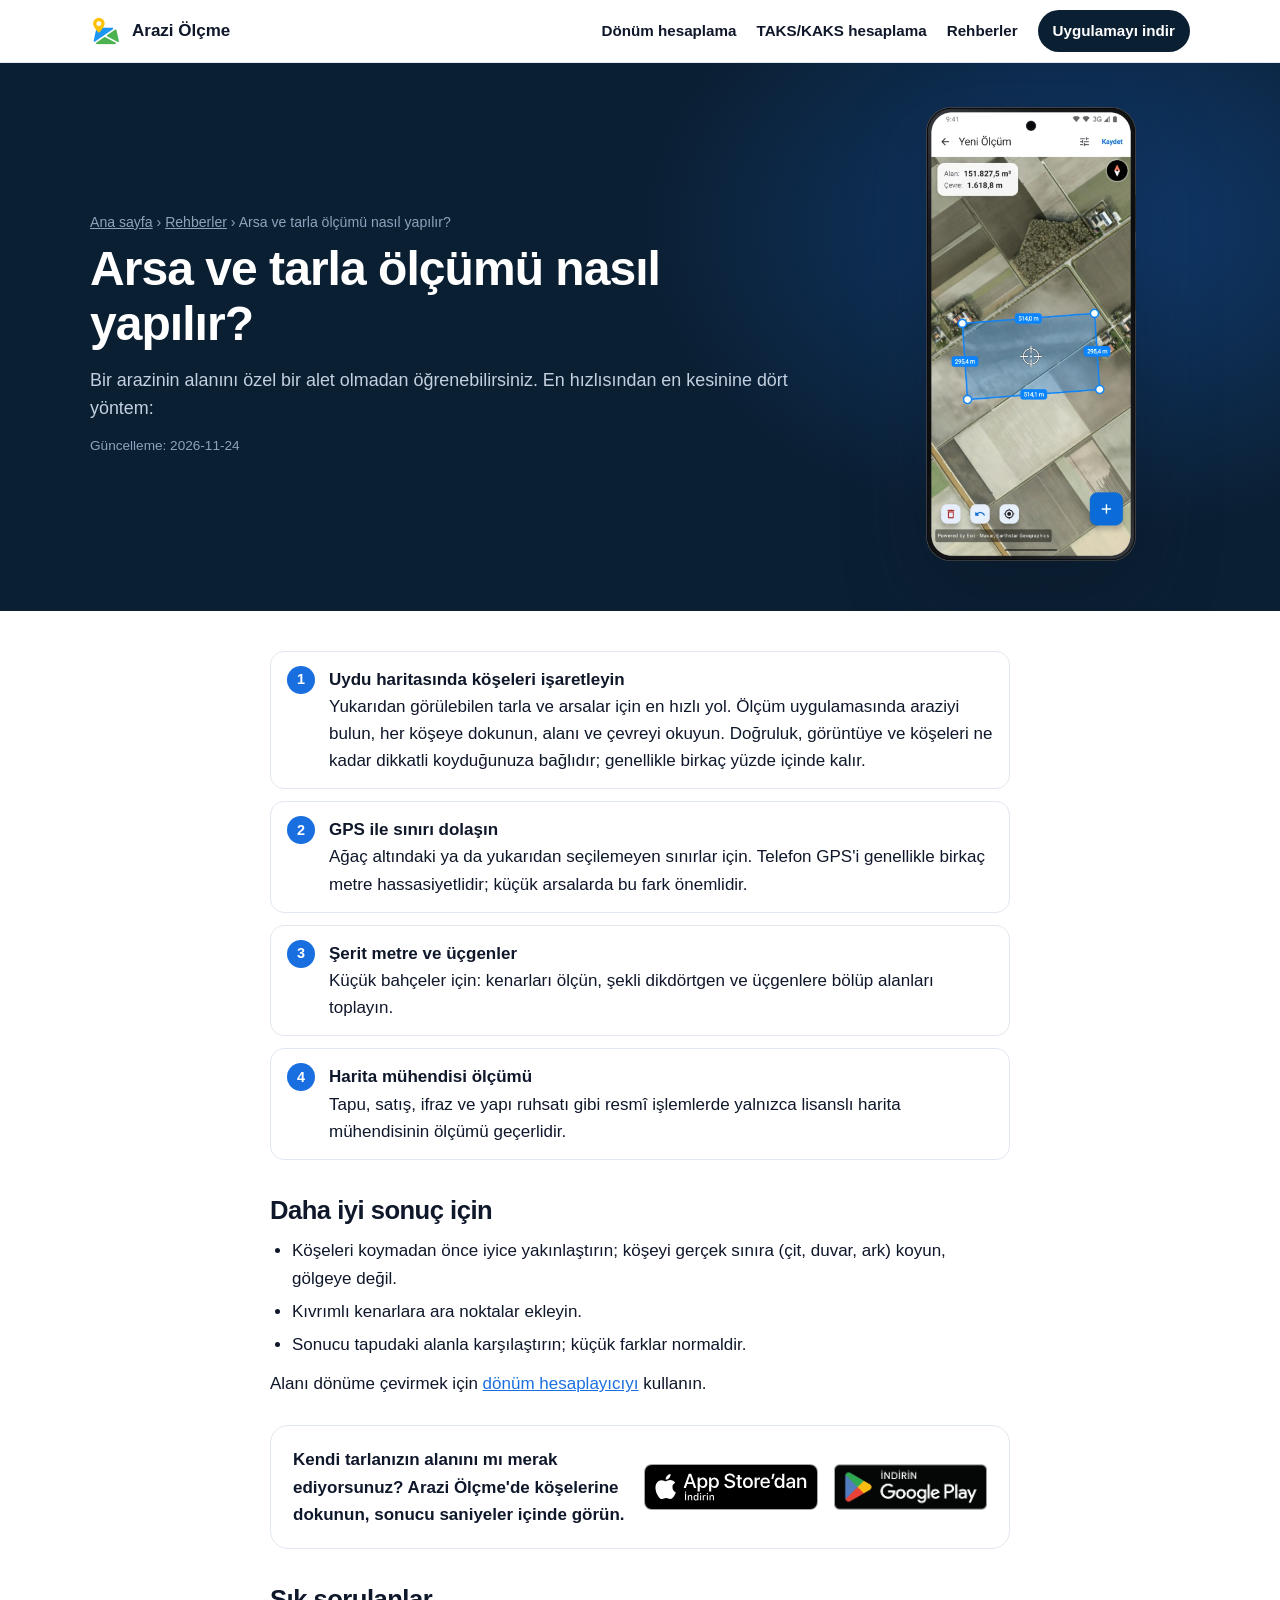
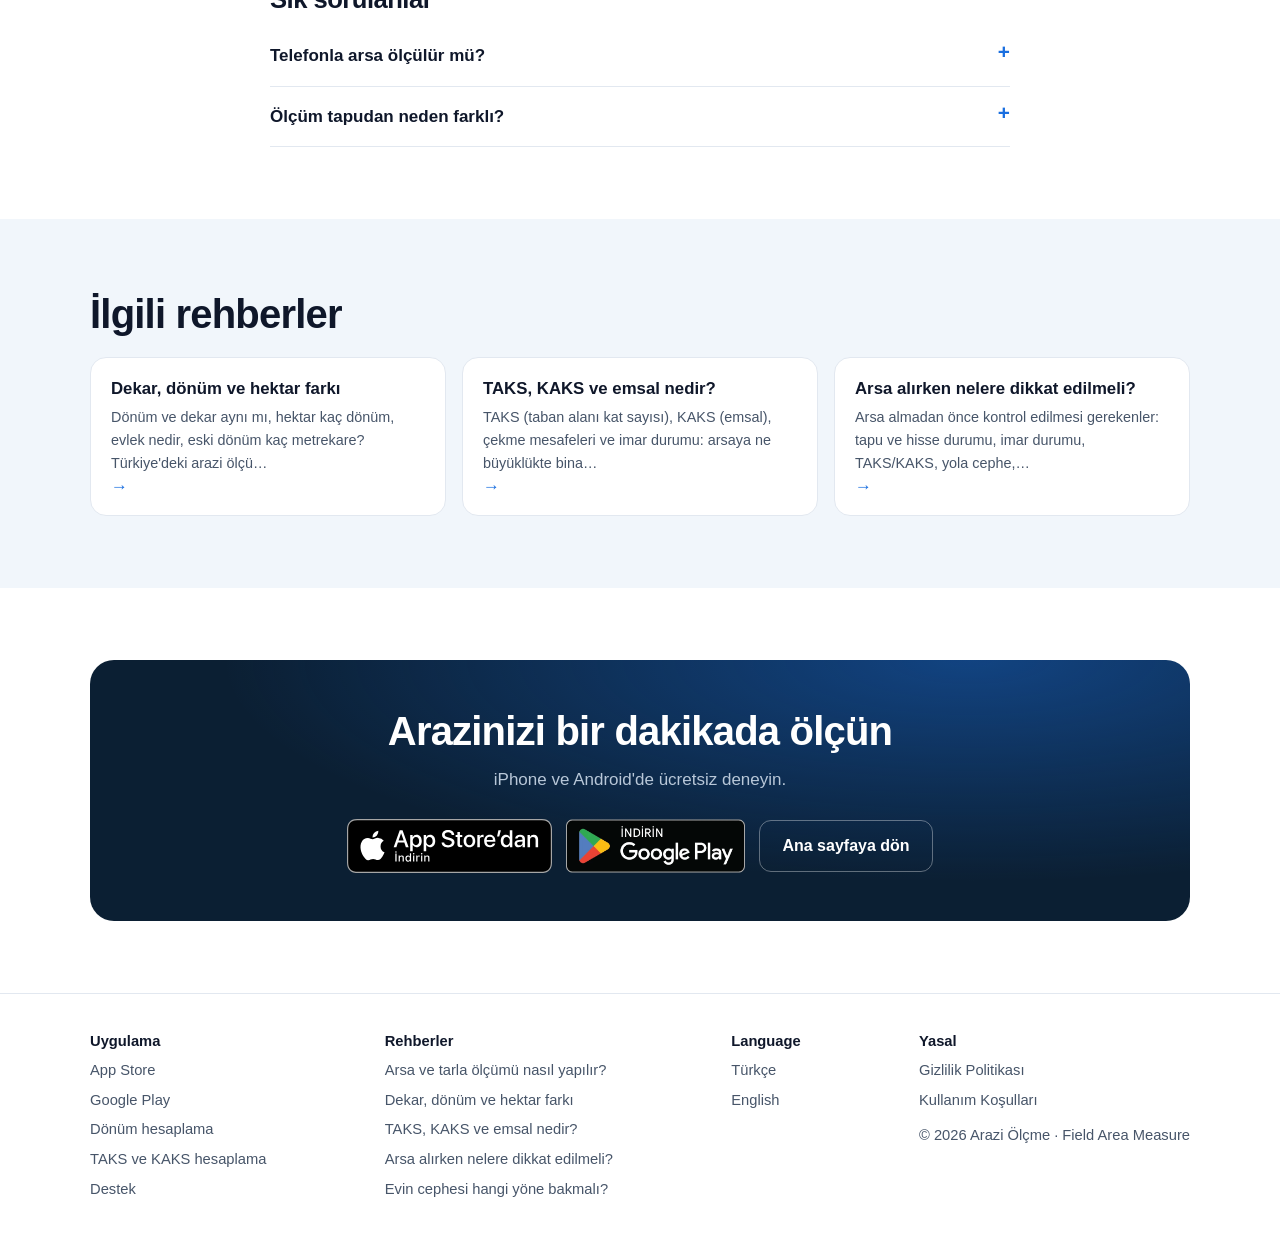
<file: rehber/arsa-olcumu-nasil-yapilir/index.html>
<!DOCTYPE html>
<html lang="tr">
<head>
<meta charset="utf-8">
<meta name="viewport" content="width=device-width, initial-scale=1, viewport-fit=cover">
<title>Arsa ve Tarla Ölçümü Nasıl Yapılır? Telefondan Resmî Ölçüme 4 Yol</title>
<meta name="description" content="Tarla, bahçe veya arsa alanını ölçmenin yolları: uydu haritasında köşe işaretleme, GPS ile dolaşma, şerit metre ve üçgenler, harita mühendisi ölçümü.">
<link rel="canonical" href="https://arazi.app/rehber/arsa-olcumu-nasil-yapilir/">
<link rel="alternate" hreflang="tr" href="https://arazi.app/rehber/arsa-olcumu-nasil-yapilir/"><link rel="alternate" hreflang="en" href="https://fieldareameasure.com/guides/how-to-measure-land-area/"><link rel="alternate" hreflang="x-default" href="https://arazi.app/rehber/arsa-olcumu-nasil-yapilir/">
<meta name="robots" content="index, follow, max-image-preview:large">
<meta name="apple-itunes-app" content="app-id=6740893569">
<meta name="theme-color" content="#0b1f33">
<meta property="og:type" content="article">
<meta property="og:site_name" content="Arazi Ölçme">
<meta property="og:url" content="https://arazi.app/rehber/arsa-olcumu-nasil-yapilir/">
<meta property="og:title" content="Arsa ve Tarla Ölçümü Nasıl Yapılır? Telefondan Resmî Ölçüme 4 Yol">
<meta property="og:description" content="Tarla, bahçe veya arsa alanını ölçmenin yolları: uydu haritasında köşe işaretleme, GPS ile dolaşma, şerit metre ve üçgenler, harita mühendisi ölçümü.">
<meta property="og:image" content="https://arazi.app/assets/img/og-tr.jpg">
<meta property="og:image:width" content="1200"><meta property="og:image:height" content="630">
<meta property="og:locale" content="tr_TR">
<meta name="twitter:card" content="summary_large_image">
<meta name="twitter:title" content="Arsa ve Tarla Ölçümü Nasıl Yapılır? Telefondan Resmî Ölçüme 4 Yol"><meta name="twitter:description" content="Tarla, bahçe veya arsa alanını ölçmenin yolları: uydu haritasında köşe işaretleme, GPS ile dolaşma, şerit metre ve üçgenler, harita mühendisi ölçümü.">
<meta name="twitter:image" content="https://arazi.app/assets/img/og-tr.jpg">
<link rel="icon" href="/assets/img/icon-32.png" sizes="32x32" type="image/png">
<link rel="apple-touch-icon" href="/assets/img/icon-180.png">
<link rel="manifest" href="/manifest.json">

<style>:root { --brand: #1a6fe0; --brand-2: #0f9d58; --ink: #0f172a; --muted: #475569; --line: #e2e8f0; --soft: #f1f6fb; --navy: #0b1f33; --sun: #ffc533; --radius: 18px; }
* { box-sizing: border-box; margin: 0; padding: 0; }
html { -webkit-text-size-adjust: 100%; scroll-behavior: smooth; }
body { font-family: -apple-system, BlinkMacSystemFont, "Segoe UI", Roboto, Inter, sans-serif; color: var(--ink); background: #fff; line-height: 1.6; font-size: 17px; }
img { max-width: 100%; height: auto; display: block; }
a { color: var(--brand); }
.wrap { max-width: 1140px; margin: 0 auto; padding: 0 20px; }
.narrow { max-width: 780px; }
h1, h2, h3 { letter-spacing: -.02em; line-height: 1.15; }
h2 { font-size: clamp(1.8rem, 3.6vw, 2.5rem); margin-bottom: 12px; }
h3 { font-size: 1.15rem; margin-bottom: 6px; }
.lead { color: var(--muted); font-size: 1.1rem; max-width: 680px; margin-bottom: 26px; }
.kick { font-size: .78rem; font-weight: 800; letter-spacing: .14em; text-transform: uppercase; color: var(--brand); margin-bottom: 8px; }
.kick.light { color: var(--sun); }
section { padding: 72px 0; }
section.alt { background: var(--soft); }
.center { display: flex; justify-content: center; }

/* header */
.top { position: sticky; top: 0; z-index: 50; background: rgba(255,255,255,.92); backdrop-filter: saturate(1.4) blur(12px); -webkit-backdrop-filter: saturate(1.4) blur(12px); border-bottom: 1px solid var(--line); }
.top .wrap { display: flex; align-items: center; gap: 16px; height: 62px; }
.brand { display: flex; align-items: center; gap: 10px; font-weight: 800; color: var(--ink); text-decoration: none; white-space: nowrap; }
.brand img { width: 32px; height: 32px; border-radius: 8px; }
.top nav { margin-left: auto; display: flex; gap: 20px; align-items: center; }
.top nav a { color: var(--ink); text-decoration: none; font-size: .95rem; font-weight: 600; }
.top nav a:hover { color: var(--brand); }
.top .get { white-space: nowrap; background: var(--navy); color: #fff !important; padding: 9px 15px; border-radius: 999px; }
.lang { font-size: .9rem; border: 1px solid var(--line); border-radius: 8px; padding: 5px 6px; background: #fff; }
@media (max-width: 820px) { .top nav .hide-sm, .top .lang { display: none; } }

/* buttons */
.ctas { display: flex; flex-wrap: wrap; gap: 14px; align-items: center; margin-top: 26px; }
.badge img { height: 54px; width: auto; }
.btn { display: inline-flex; align-items: center; justify-content: center; gap: 8px; min-height: 52px; padding: 0 22px; border-radius: 12px; font-weight: 700; font-size: 1rem; text-decoration: none; border: 0; cursor: pointer; font-family: inherit; }
.btn-primary { background: linear-gradient(135deg, var(--brand), #3d8bff); color: #fff; box-shadow: 0 10px 26px rgba(26,111,224,.32); }
.btn-ghost { background: #fff; color: var(--ink); border: 1px solid var(--line); }
.btn-ghost.light { background: rgba(255,255,255,.08); color: #fff; border-color: rgba(255,255,255,.28); min-height: 46px; }

/* hero */
.hero.land { position: relative; overflow: hidden; color: #e8eef6; padding: 64px 0 72px;
  background: radial-gradient(ellipse 60% 70% at 78% 40%, rgba(26,111,224,.35), transparent 70%), radial-gradient(ellipse 50% 60% at 10% 100%, rgba(15,157,88,.25), transparent 70%), var(--navy); }
.hero.land::before { content: ""; position: absolute; inset: 0; opacity: .14; pointer-events: none;
  background: url("data:image/svg+xml,%3Csvg xmlns='http://www.w3.org/2000/svg' width='600' height='600' viewBox='0 0 600 600' fill='none' stroke='%23ffffff' stroke-width='1.2'%3E%3Cpath d='M-20 120 C 80 60 180 160 300 110 S 520 40 640 120'/%3E%3Cpath d='M-20 170 C 90 110 190 215 310 160 S 520 95 640 170'/%3E%3Cpath d='M-20 230 C 100 170 200 270 320 215 S 520 150 640 225'/%3E%3Cpath d='M-20 300 C 110 240 210 330 330 280 S 520 215 640 290'/%3E%3Cpath d='M-20 380 C 120 320 220 400 340 350 S 520 290 640 365'/%3E%3Cpath d='M-20 470 C 130 410 230 480 350 430 S 520 370 640 450'/%3E%3Cpath d='M-20 560 C 140 500 240 560 360 520 S 520 460 640 540'/%3E%3C/svg%3E") center / 600px; }
.hero.land .wrap { position: relative; display: grid; grid-template-columns: 1.05fr .95fr; gap: 40px; align-items: center; }
.hero.land h1 { font-size: clamp(2.3rem, 5vw, 3.7rem); color: #fff; margin: 10px 0 16px; font-weight: 800; }
.hero.land .sub { color: #c3d0df; font-size: 1.15rem; max-width: 560px; }
.hero.land .compat { color: #8ea3bb; font-size: .9rem; margin-top: 14px; }
.eyebrow { display: inline-flex; align-items: center; gap: 8px; font-size: .9rem; font-weight: 700; color: #fff; background: rgba(255,255,255,.1); border: 1px solid rgba(255,255,255,.2); border-radius: 999px; padding: 5px 12px; text-decoration: none; margin-bottom: 14px; }
.stars { color: var(--sun); letter-spacing: 1px; }
.qr { display: none; align-items: center; gap: 12px; margin-top: 22px; font-size: .88rem; color: #9fb2c8; }
.qr img { width: 84px; height: 84px; border-radius: 10px; background: #fff; padding: 4px; }
@media (min-width: 900px) and (hover: hover) { .qr { display: flex; } }
.pair { position: relative; height: 600px; max-width: 470px; margin-left: auto; }
.pair .device { position: absolute; }
.pair .back { right: 0; top: 0; width: 230px; transform: rotate(5deg); }
.pair .front { left: 20px; bottom: 0; width: 270px; }
@media (max-width: 860px) {
  .hero.land { padding: 36px 0 48px; }
  .hero.land .wrap { grid-template-columns: 1fr; }
  .pair { height: 470px; max-width: 360px; margin: 10px auto 0; }
  .pair .back { width: 180px; } .pair .front { width: 215px; left: 0; }
}

/* phone mockups: pre-rendered images (tools/mockup.js), only size and shadow here */
img.device { display: block; width: 100%; max-width: 280px; height: auto; filter: drop-shadow(0 28px 40px rgba(8,20,35,.32)); }
img.device.sm { max-width: 220px; }
section.dark img.device, .hero img.device { filter: drop-shadow(0 30px 50px rgba(0,0,0,.55)); }
@media (max-width: 860px) {
  .pair { height: auto; max-width: 260px; margin: 18px auto 0; }
  .pair .back { display: none; }
  .pair .front { position: relative; left: 0; width: 100%; }
  .split .center img.device { max-width: 250px; }
}

/* stats */
.statbar { background: #081726; padding: 26px 0; border-top: 1px solid rgba(255,255,255,.06); }
.stats { display: grid; grid-template-columns: repeat(4, 1fr); gap: 16px; text-align: center; }
.stats b { display: block; font-size: 2.2rem; line-height: 1; color: #fff; font-weight: 800; }
.stats span { display: block; margin-top: 6px; font-size: .78rem; letter-spacing: .12em; text-transform: uppercase; color: #8ea3bb; }
@media (max-width: 600px) { .stats { grid-template-columns: 1fr 1fr; gap: 22px 12px; } }

/* split sections */
.split { display: grid; grid-template-columns: 1.1fr .9fr; gap: 48px; align-items: center; }
.split.rev { grid-template-columns: .9fr 1.1fr; }
.duo { gap: 18px; align-items: flex-start; }
.duo img.device { max-width: 220px; min-width: 0; flex: 1 1 0; }
.duo img.device:last-child { margin-top: 48px; }
@media (max-width: 860px) { .split, .split.rev { grid-template-columns: 1fr; gap: 28px; } .duo img.device { max-width: 47%; } .duo img.device:last-child { margin-top: 28px; } }
.points { list-style: none; display: grid; gap: 16px; }
.points li { display: flex; gap: 14px; align-items: flex-start; }
.points p { color: var(--muted); }
.ico { flex: 0 0 auto; width: 46px; height: 46px; padding: 11px; border-radius: 14px; background: #e6f0fe; color: var(--brand); display: block; margin-bottom: 12px; }
.points .ico { margin: 0; }

/* site analysis (dark) */
section.dark { background: linear-gradient(180deg, #0b1f33, #0e2740); color: #dbe6f2; }
section.dark h2 { color: #fff; } section.dark .lead { color: #a9bbcf; } section.dark .kick { color: var(--sun); }
.pill { display: inline-block; font-size: .88rem; color: #fff; background: rgba(15,157,88,.22); border: 1px solid rgba(15,157,88,.5); padding: 6px 12px; border-radius: 999px; margin-bottom: 30px; }
.stabs { display: grid; grid-template-columns: repeat(4, 1fr); gap: 22px; }
.stab h3 { color: #fff; margin-top: 16px; } .stab p { color: #a9bbcf; font-size: .95rem; }
.stab img.device { max-width: 100%; }
@media (max-width: 960px) { .stabs { grid-template-columns: 1fr 1fr; } }
@media (max-width: 520px) { .stabs { grid-template-columns: 1fr; } .stab img.device { max-width: 250px; margin: 0 auto; } }

/* cards */
.grid3 { display: grid; grid-template-columns: repeat(3, 1fr); gap: 20px; }
.grid4 { display: grid; grid-template-columns: repeat(4, 1fr); gap: 18px; }
@media (max-width: 900px) { .grid3, .grid4 { grid-template-columns: 1fr 1fr; } }
@media (max-width: 560px) { .grid3, .grid4 { grid-template-columns: 1fr; } }
.card { background: #fff; border: 1px solid var(--line); border-radius: var(--radius); padding: 22px; }
.card p { color: var(--muted); }
.gcards { display: grid; grid-template-columns: repeat(3, 1fr); gap: 16px; margin-top: 20px; }
@media (max-width: 900px) { .gcards { grid-template-columns: 1fr 1fr; } } @media (max-width: 560px) { .gcards { grid-template-columns: 1fr; } }
.gcard { position: relative; display: block; background: #fff; border: 1px solid var(--line); border-radius: 16px; padding: 20px 20px 40px; text-decoration: none; color: var(--ink); transition: border-color .2s, transform .2s; }
.gcard:hover { border-color: var(--brand); transform: translateY(-2px); }
.gcard b { display: block; font-size: 1.05rem; line-height: 1.3; }
.gcard span { display: block; color: var(--muted); font-size: .9rem; margin-top: 6px; }
.gcard em { position: absolute; left: 20px; bottom: 14px; font-style: normal; color: var(--brand); font-weight: 800; }
.inline-cta { display: flex; gap: 16px; align-items: center; flex-wrap: wrap; background: #fff; border: 1px solid var(--line); border-radius: var(--radius); padding: 20px 22px; margin: 28px 0; }
.inline-cta p { flex: 1 1 260px; margin: 0 !important; font-weight: 700; }
.inline-cta p span { font-weight: 400; color: var(--muted); }
.inline-cta .badge img { height: 46px; }
.toolcta .ico { margin: 0; }
.toolcta { margin: 0 0 18px; }
.toolcta + .kick { margin-top: 44px; }

/* faq & cta */
.faq details { border-bottom: 1px solid var(--line); padding: 16px 0; }
.faq summary { font-weight: 700; cursor: pointer; list-style: none; display: flex; justify-content: space-between; gap: 12px; }
.faq summary::after { content: "+"; font-size: 1.3rem; line-height: 1; color: var(--brand); }
.faq details[open] summary::after { content: "–"; }
.faq details p { color: var(--muted); margin-top: 8px; }
.cta-band { background: radial-gradient(ellipse at 80% 0, rgba(26,111,224,.45), transparent 60%), var(--navy); color: #fff; border-radius: 24px; padding: 48px 28px; text-align: center; }
.cta-band h2 { color: #fff; } .cta-band p { color: #b8c7d8; }
.cta-band .ctas { justify-content: center; }
.cta-band .btn-ghost { background: transparent; color: #fff; border-color: rgba(255,255,255,.35); }

/* article pages */
.banner { position: relative; overflow: hidden; background: var(--navy); color: #dbe6f2; padding: 44px 0 50px; }
.banner::before { content: ""; position: absolute; inset: 0; background: radial-gradient(ellipse 50% 80% at 85% 30%, rgba(26,111,224,.35), transparent 70%); }
.banner-in { position: relative; display: grid; grid-template-columns: 1.4fr .6fr; gap: 40px; align-items: center; }
.banner-in.noart { grid-template-columns: 1fr; max-width: 820px; }
.banner h1 { color: #fff; font-size: clamp(2rem, 4.4vw, 3rem); margin: 8px 0 14px; font-weight: 800; }
.banner .intro { color: #c3d0df; font-size: 1.12rem; }
.banner .upd { color: #8ea3bb; font-size: .85rem; margin-top: 12px; }
.crumbs, .crumbs a { color: #8ea3bb; font-size: .88rem; }
.banner-art img.device { margin: 0 auto; max-width: 210px; }
@media (max-width: 860px) { .banner-in { grid-template-columns: 1fr; } .banner-art { display: none; } }
.prose h2 { margin-top: 36px; font-size: 1.6rem; }
.prose p, .prose ul, .prose ol { margin: 12px 0; }
.prose ul, .prose ol { padding-left: 22px; }
.prose li { margin: 6px 0; }
.prose table { width: 100%; border-collapse: collapse; margin: 16px 0; font-size: .95rem; }
.prose th, .prose td { text-align: left; padding: 10px; border-bottom: 1px solid var(--line); vertical-align: top; }
.prose th { background: var(--soft); }
.table-scroll { overflow-x: auto; }
.checks { list-style: none; padding: 0 !important; counter-reset: c; }
.checks li { counter-increment: c; position: relative; padding: 14px 16px 14px 58px; border: 1px solid var(--line); border-radius: 14px; margin: 12px 0 !important; background: #fff; }
.checks li::before { content: counter(c); position: absolute; left: 16px; top: 14px; width: 28px; height: 28px; border-radius: 50%; background: var(--brand); color: #fff; font-weight: 800; display: grid; place-items: center; font-size: .9rem; }
.checks li b { display: block; }
.note-box { background: #fff8e6; border: 1px solid #ffe2a3; border-radius: 14px; padding: 14px 16px; margin: 20px 0; font-size: .95rem; }

/* tools */
.tool { background: #fff; border: 1px solid var(--line); border-radius: 22px; padding: 22px; box-shadow: 0 16px 40px rgba(15,23,42,.06); }
.ugrid { display: grid; grid-template-columns: 1fr 1fr; gap: 12px; }
@media (max-width: 600px) { .ugrid { grid-template-columns: 1fr; } }
.urow { display: grid; gap: 6px; font-size: .88rem; font-weight: 700; color: var(--muted); }
.urow input, .rgrid input, .rgrid select { min-height: 50px; font: inherit; font-size: 1.1rem; font-weight: 600; color: var(--ink); padding: 0 14px; border: 1px solid var(--line); border-radius: 12px; background: var(--soft); width: 100%; }
.urow input:focus, .rgrid input:focus { outline: 2px solid var(--brand); background: #fff; }
.urow.src input { background: #fff; border-color: var(--brand); }
.tnote { color: var(--muted); font-size: .85rem; margin-top: 12px; }
.rgrid { display: grid; grid-template-columns: 1fr 1fr 1fr; gap: 12px; margin-top: 12px; }
.rgrid label { display: grid; gap: 6px; font-size: .88rem; font-weight: 700; color: var(--muted); }
@media (max-width: 600px) { .rgrid { grid-template-columns: 1fr 1fr; } }
.rout { margin-top: 14px; font-size: 1.05rem; font-weight: 700; min-height: 1.5em; }
.res { display: grid; grid-template-columns: repeat(auto-fit, minmax(160px, 1fr)); gap: 12px; margin-top: 16px; }
.res div { background: var(--soft); border-radius: 14px; padding: 14px; }
.res b { display: block; font-size: 1.4rem; }
.res span { color: var(--muted); font-size: .85rem; }

/* footer & sticky */
footer { border-top: 1px solid var(--line); padding: 36px 0 48px; font-size: .92rem; color: var(--muted); }
footer .cols { display: flex; flex-wrap: wrap; gap: 28px 48px; justify-content: space-between; }
footer ul { list-style: none; } footer li { margin: 6px 0; }
footer a { color: var(--muted); text-decoration: none; } footer a:hover { color: var(--brand); }
footer .h { font-weight: 800; color: var(--ink); margin-bottom: 6px; }
.sticky-cta { position: fixed; left: 12px; right: 12px; bottom: calc(12px + env(safe-area-inset-bottom)); z-index: 60; display: none; }
.sticky-cta a { width: 100%; }
@media (max-width: 760px) { .sticky-cta.show { display: block; } body { padding-bottom: 80px; } }
[hidden] { display: none !important; }
@media (prefers-reduced-motion: reduce) { * { transition: none !important; scroll-behavior: auto !important; } }
html[lang="tr"] .kick { text-transform: none; letter-spacing: .02em; font-size: .85rem; }
</style>
<script type="application/ld+json">{"@context": "https://schema.org", "@type": "BreadcrumbList", "itemListElement": [{"@type": "ListItem", "position": 1, "name": "Ana sayfa", "item": "https://arazi.app/"}, {"@type": "ListItem", "position": 2, "name": "Rehberler", "item": "https://arazi.app/rehber/"}, {"@type": "ListItem", "position": 3, "name": "Arsa ve tarla ölçümü nasıl yapılır?", "item": "https://arazi.app/rehber/arsa-olcumu-nasil-yapilir/"}]}</script><script type="application/ld+json">{"@context": "https://schema.org", "@type": "Article", "headline": "Arsa ve Tarla Ölçümü Nasıl Yapılır? Telefondan Resmî Ölçüme 4 Yol", "description": "Tarla, bahçe veya arsa alanını ölçmenin yolları: uydu haritasında köşe işaretleme, GPS ile dolaşma, şerit metre ve üçgenler, harita mühendisi ölçümü.", "inLanguage": "tr", "dateModified": "2026-11-24", "mainEntityOfPage": "https://arazi.app/rehber/arsa-olcumu-nasil-yapilir/", "image": "https://arazi.app/assets/img/og-tr.jpg", "author": {"@type": "Organization", "name": "Arazi Ölçme", "url": "https://arazi.app/"}, "publisher": {"@type": "Organization", "name": "Arazi Ölçme", "logo": {"@type": "ImageObject", "url": "https://arazi.app/assets/img/icon-512.png"}}}</script>
</head>
<body>
<header class="top"><div class="wrap">
<a class="brand" href="/"><img src="/assets/img/icon-64.png" alt="" width="32" height="32">Arazi Ölçme</a>
<nav><a class="hide-sm" href="/donum-hesaplama/">Dönüm hesaplama</a><a class="hide-sm" href="/taks-kaks-hesaplama/">TAKS/KAKS hesaplama</a><a class="hide-sm" href="/rehber/">Rehberler</a>
<a class="get" href="https://apps.apple.com/app/apple-store/id6740893569?ct=web-nav-tr&mt=8" data-play="https://play.google.com/store/apps/details?id=com.asilarslan.fieldarea&amp;referrer=utm_source%3Darazi.app%26utm_medium%3Dweb%26utm_campaign%3Dweb-nav-tr" rel="noopener">Uygulamayı indir</a></nav></div></header>
<main>
<section class="banner" data-hero><div class="wrap banner-in">
<div><nav class="crumbs"><a href="/">Ana sayfa</a> › <a href="/rehber/">Rehberler</a> › Arsa ve tarla ölçümü nasıl yapılır?</nav><h1>Arsa ve tarla ölçümü nasıl yapılır?</h1><p class="intro">Bir arazinin alanını özel bir alet olmadan öğrenebilirsiniz. En hızlısından en kesinine dört yöntem:</p><p class="upd">Güncelleme: 2026-11-24</p></div><div class="banner-art"><img class="device sm" src="/assets/img/screen-tr-measure.webp" alt="Uydu haritasında tarla ölçümü" width="720" height="1555" fetchpriority="high" decoding="async"></div>
</div></section>

<section style="padding-top:28px"><div class="wrap narrow prose">
<ol class="checks">
<li><b>Uydu haritasında köşeleri işaretleyin</b>Yukarıdan görülebilen tarla ve arsalar için en hızlı yol. Ölçüm uygulamasında araziyi bulun, her köşeye dokunun, alanı ve çevreyi okuyun. Doğruluk, görüntüye ve köşeleri ne kadar dikkatli koyduğunuza bağlıdır; genellikle birkaç yüzde içinde kalır.</li>
<li><b>GPS ile sınırı dolaşın</b>Ağaç altındaki ya da yukarıdan seçilemeyen sınırlar için. Telefon GPS'i genellikle birkaç metre hassasiyetlidir; küçük arsalarda bu fark önemlidir.</li>
<li><b>Şerit metre ve üçgenler</b>Küçük bahçeler için: kenarları ölçün, şekli dikdörtgen ve üçgenlere bölüp alanları toplayın.</li>
<li><b>Harita mühendisi ölçümü</b>Tapu, satış, ifraz ve yapı ruhsatı gibi resmî işlemlerde yalnızca lisanslı harita mühendisinin ölçümü geçerlidir.</li>
</ol>
<h2>Daha iyi sonuç için</h2>
<ul><li>Köşeleri koymadan önce iyice yakınlaştırın; köşeyi gerçek sınıra (çit, duvar, ark) koyun, gölgeye değil.</li><li>Kıvrımlı kenarlara ara noktalar ekleyin.</li><li>Sonucu tapudaki alanla karşılaştırın; küçük farklar normaldir.</li></ul>
<p>Alanı dönüme çevirmek için <a href="/donum-hesaplama/">dönüm hesaplayıcıyı</a> kullanın.</p>
<div class="inline-cta"><p>Kendi tarlanızın alanını mı merak ediyorsunuz? Arazi Ölçme&#x27;de köşelerine dokunun, sonucu saniyeler içinde görün.</p><a class="badge" href="https://apps.apple.com/app/apple-store/id6740893569?ct=web-inline-rehber-arsa-olcumu-nasil-yapilir&mt=8" rel="noopener"><img src="/assets/img/app-store-tr-tr.svg" alt="Download on the App Store" width="204" height="54"></a><a class="badge" href="https://play.google.com/store/apps/details?id=com.asilarslan.fieldarea&referrer=utm_source%3Darazi.app%26utm_medium%3Dweb%26utm_campaign%3Dweb-inline-rehber-arsa-olcumu-nasil-yapilir" rel="noopener"><img src="/assets/img/play-tr.webp" alt="Get it on Google Play" width="180" height="54"></a></div>
<div id="faq"><h2>Sık sorulanlar</h2><div class="faq"><details><summary>Telefonla arsa ölçülür mü?</summary><p>Evet. Uydu haritasında köşeleri işaretleyerek ya da GPS ile sınırı dolaşarak ölçebilirsiniz.</p></details><details><summary>Ölçüm tapudan neden farklı?</summary><p>Tapu eski ölçümlere, farklı sınırlara ya da yuvarlamaya dayanabilir. Resmî alan için harita mühendisine başvurun.</p></details></div></div>
</div></section>
<section class="alt"><div class="wrap"><h2>İlgili rehberler</h2><div class="gcards"><a class="gcard" href="/rehber/dekar-donum-hektar-farki/"><b>Dekar, dönüm ve hektar farkı</b><span>Dönüm ve dekar aynı mı, hektar kaç dönüm, evlek nedir, eski dönüm kaç metrekare? Türkiye&#x27;deki arazi ölçü…</span><em>→</em></a><a class="gcard" href="/rehber/taks-kaks-emsal-nedir/"><b>TAKS, KAKS ve emsal nedir?</b><span>TAKS (taban alanı kat sayısı), KAKS (emsal), çekme mesafeleri ve imar durumu: arsaya ne büyüklükte bina…</span><em>→</em></a><a class="gcard" href="/rehber/arsa-alirken-nelere-dikkat-edilmeli/"><b>Arsa alırken nelere dikkat edilmeli?</b><span>Arsa almadan önce kontrol edilmesi gerekenler: tapu ve hisse durumu, imar durumu, TAKS/KAKS, yola cephe,…</span><em>→</em></a></div></div></section>
<section><div class="wrap"><div class="cta-band">
<h2>Arazinizi bir dakikada ölçün</h2><p>iPhone ve Android&#x27;de ücretsiz deneyin.</p><div class="ctas"><a class="badge" href="https://apps.apple.com/app/apple-store/id6740893569?ct=web-bottom-rehber-arsa-olcumu-nasil-yapilir&mt=8" rel="noopener"><img src="/assets/img/app-store-tr-tr.svg" alt="Download on the App Store" width="204" height="54"></a><a class="badge" href="https://play.google.com/store/apps/details?id=com.asilarslan.fieldarea&referrer=utm_source%3Darazi.app%26utm_medium%3Dweb%26utm_campaign%3Dweb-bottom-rehber-arsa-olcumu-nasil-yapilir" rel="noopener"><img src="/assets/img/play-tr.webp" alt="Get it on Google Play" width="180" height="54"></a><a class="btn btn-ghost" href="/">Ana sayfaya dön</a></div>
</div></div></section>
</main>
<footer><div class="wrap cols">
<div><div class="h">Uygulama</div><ul>
<li><a href="https://apps.apple.com/app/apple-store/id6740893569?ct=web-footer-tr&mt=8" rel="noopener">App Store</a></li>
<li><a href="https://play.google.com/store/apps/details?id=com.asilarslan.fieldarea&referrer=utm_source%3Darazi.app%26utm_medium%3Dweb%26utm_campaign%3Dweb-footer-tr" rel="noopener">Google Play</a></li><li><a href="/donum-hesaplama/">Dönüm hesaplama</a></li><li><a href="/taks-kaks-hesaplama/">TAKS ve KAKS hesaplama</a></li>
<li><a href="mailto:asilarslan93@gmail.com">Destek</a></li></ul></div>
<div><div class="h">Rehberler</div><ul><li><a href="/rehber/arsa-olcumu-nasil-yapilir/">Arsa ve tarla ölçümü nasıl yapılır?</a></li><li><a href="/rehber/dekar-donum-hektar-farki/">Dekar, dönüm ve hektar farkı</a></li><li><a href="/rehber/taks-kaks-emsal-nedir/">TAKS, KAKS ve emsal nedir?</a></li><li><a href="/rehber/arsa-alirken-nelere-dikkat-edilmeli/">Arsa alırken nelere dikkat edilmeli?</a></li><li><a href="/rehber/evin-cephesi-hangi-yone-bakmali/">Evin cephesi hangi yöne bakmalı?</a></li></ul></div>
<div><div class="h">Language</div><ul><li><a href="/" hreflang="tr">Türkçe</a></li><li><a href="https://fieldareameasure.com/" hreflang="en">English</a></li></ul></div>
<div><div class="h">Yasal</div><ul>
<li><a href="/privacy-policy.html">Gizlilik Politikası</a></li><li><a href="/terms-of-use.html">Kullanım Koşulları</a></li></ul>
<p style="margin-top:12px">© 2026 Arazi Ölçme · Field Area Measure</p></div>
</div></footer>
<div class="sticky-cta"><a class="btn btn-primary" href="https://apps.apple.com/app/apple-store/id6740893569?ct=web-sticky-rehber-arsa-olcumu-nasil-yapilir&mt=8" data-play="https://play.google.com/store/apps/details?id=com.asilarslan.fieldarea&amp;referrer=utm_source%3Darazi.app%26utm_medium%3Dweb%26utm_campaign%3Dweb-sticky-rehber-arsa-olcumu-nasil-yapilir" rel="noopener">Arazini ücretsiz ölç</a></div>
<script src="/assets/site.js?v=cd3d4624" defer></script>
</body>
</html>
</file>
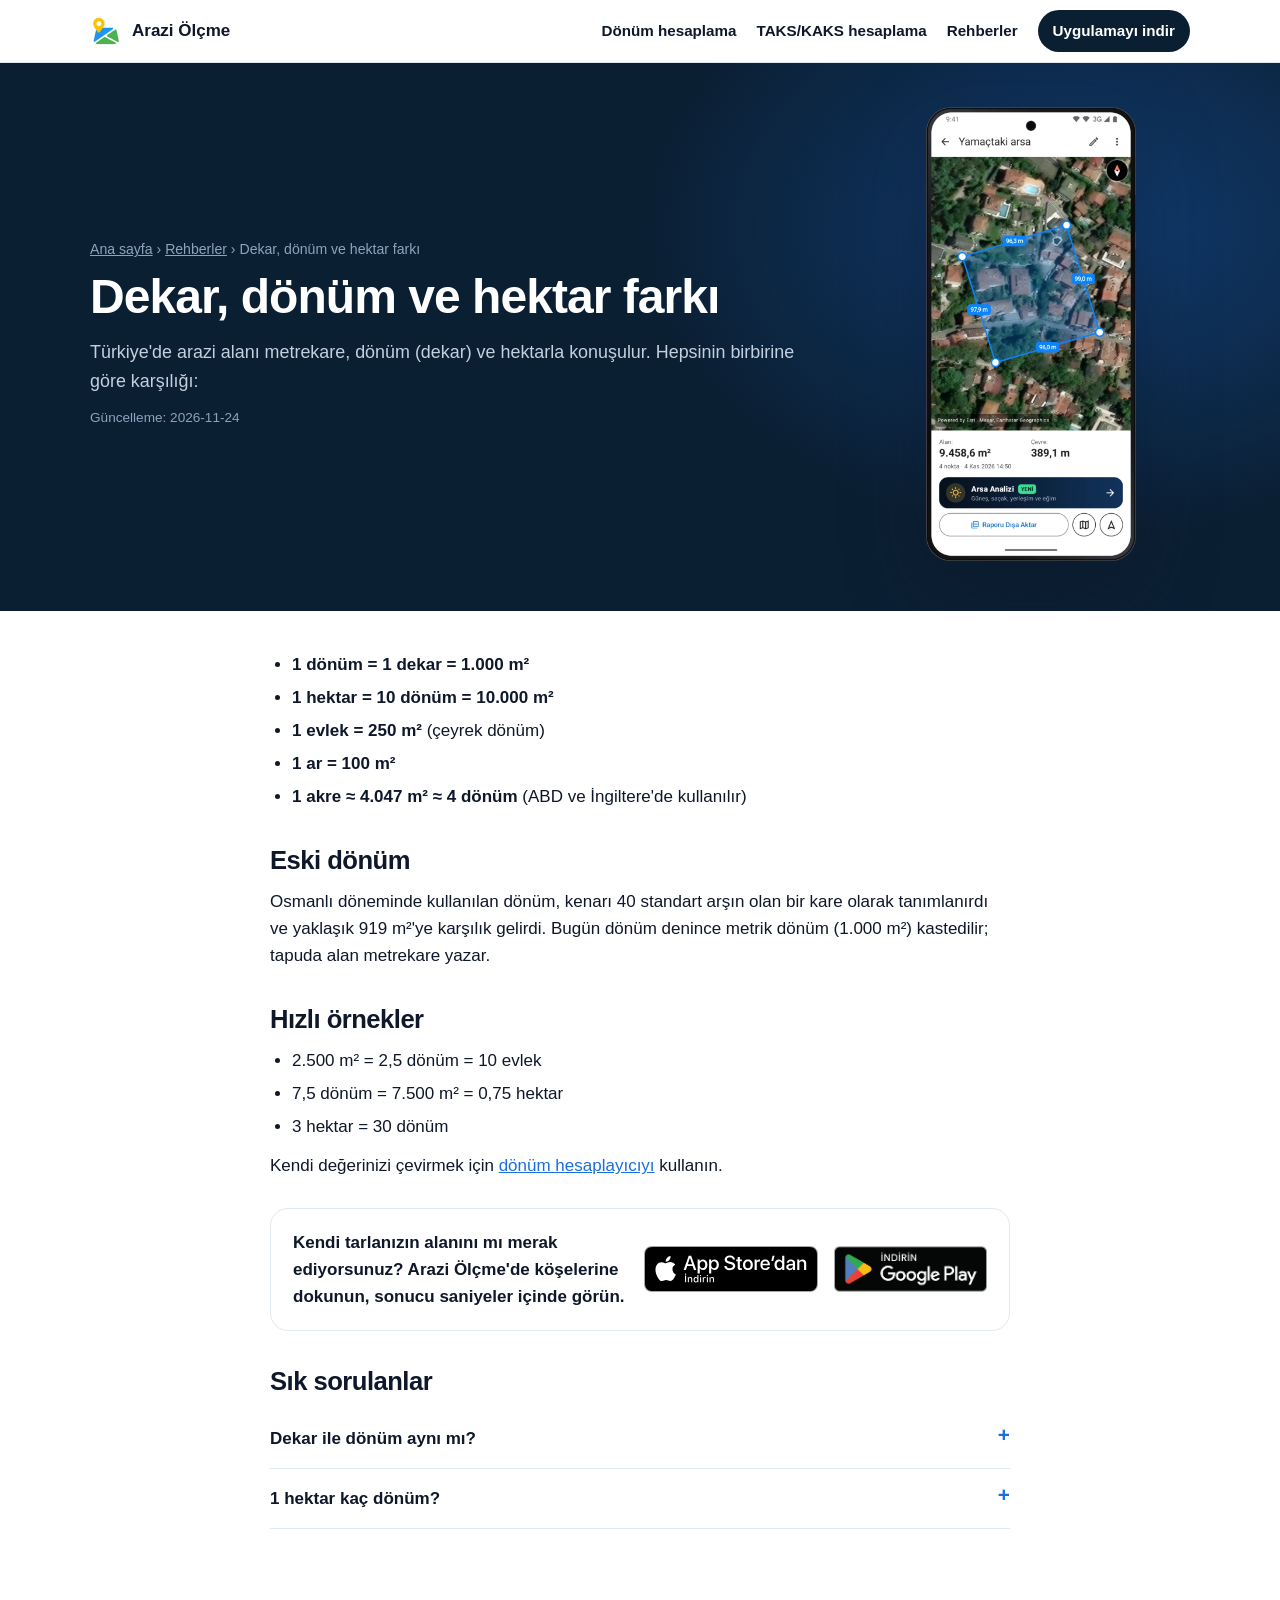
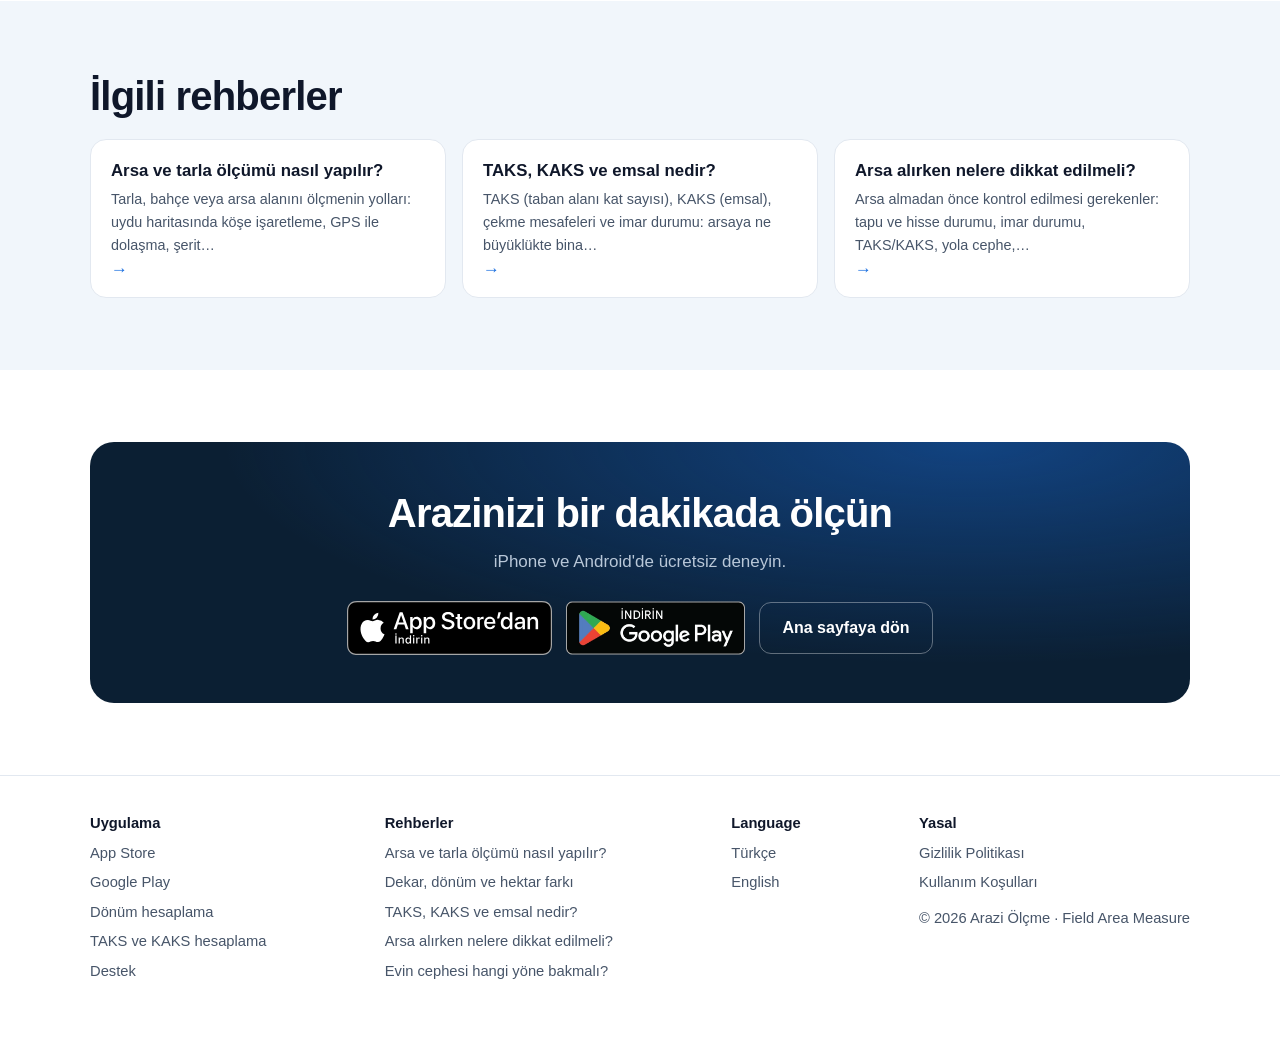
<file: rehber/dekar-donum-hektar-farki/index.html>
<!DOCTYPE html>
<html lang="tr">
<head>
<meta charset="utf-8">
<meta name="viewport" content="width=device-width, initial-scale=1, viewport-fit=cover">
<title>Dekar, Dönüm, Hektar Farkı: 1 Dönüm Kaç Metrekare?</title>
<meta name="description" content="Dönüm ve dekar aynı mı, hektar kaç dönüm, evlek nedir, eski dönüm kaç metrekare? Türkiye&#x27;deki arazi ölçü birimleri tek sayfada.">
<link rel="canonical" href="https://arazi.app/rehber/dekar-donum-hektar-farki/">

<meta name="robots" content="index, follow, max-image-preview:large">
<meta name="apple-itunes-app" content="app-id=6740893569">
<meta name="theme-color" content="#0b1f33">
<meta property="og:type" content="article">
<meta property="og:site_name" content="Arazi Ölçme">
<meta property="og:url" content="https://arazi.app/rehber/dekar-donum-hektar-farki/">
<meta property="og:title" content="Dekar, Dönüm, Hektar Farkı: 1 Dönüm Kaç Metrekare?">
<meta property="og:description" content="Dönüm ve dekar aynı mı, hektar kaç dönüm, evlek nedir, eski dönüm kaç metrekare? Türkiye&#x27;deki arazi ölçü birimleri tek sayfada.">
<meta property="og:image" content="https://arazi.app/assets/img/og-tr.jpg">
<meta property="og:image:width" content="1200"><meta property="og:image:height" content="630">
<meta property="og:locale" content="tr_TR">
<meta name="twitter:card" content="summary_large_image">
<meta name="twitter:title" content="Dekar, Dönüm, Hektar Farkı: 1 Dönüm Kaç Metrekare?"><meta name="twitter:description" content="Dönüm ve dekar aynı mı, hektar kaç dönüm, evlek nedir, eski dönüm kaç metrekare? Türkiye&#x27;deki arazi ölçü birimleri tek sayfada.">
<meta name="twitter:image" content="https://arazi.app/assets/img/og-tr.jpg">
<link rel="icon" href="/assets/img/icon-32.png" sizes="32x32" type="image/png">
<link rel="apple-touch-icon" href="/assets/img/icon-180.png">
<link rel="manifest" href="/manifest.json">

<style>:root { --brand: #1a6fe0; --brand-2: #0f9d58; --ink: #0f172a; --muted: #475569; --line: #e2e8f0; --soft: #f1f6fb; --navy: #0b1f33; --sun: #ffc533; --radius: 18px; }
* { box-sizing: border-box; margin: 0; padding: 0; }
html { -webkit-text-size-adjust: 100%; scroll-behavior: smooth; }
body { font-family: -apple-system, BlinkMacSystemFont, "Segoe UI", Roboto, Inter, sans-serif; color: var(--ink); background: #fff; line-height: 1.6; font-size: 17px; }
img { max-width: 100%; height: auto; display: block; }
a { color: var(--brand); }
.wrap { max-width: 1140px; margin: 0 auto; padding: 0 20px; }
.narrow { max-width: 780px; }
h1, h2, h3 { letter-spacing: -.02em; line-height: 1.15; }
h2 { font-size: clamp(1.8rem, 3.6vw, 2.5rem); margin-bottom: 12px; }
h3 { font-size: 1.15rem; margin-bottom: 6px; }
.lead { color: var(--muted); font-size: 1.1rem; max-width: 680px; margin-bottom: 26px; }
.kick { font-size: .78rem; font-weight: 800; letter-spacing: .14em; text-transform: uppercase; color: var(--brand); margin-bottom: 8px; }
.kick.light { color: var(--sun); }
section { padding: 72px 0; }
section.alt { background: var(--soft); }
.center { display: flex; justify-content: center; }

/* header */
.top { position: sticky; top: 0; z-index: 50; background: rgba(255,255,255,.92); backdrop-filter: saturate(1.4) blur(12px); -webkit-backdrop-filter: saturate(1.4) blur(12px); border-bottom: 1px solid var(--line); }
.top .wrap { display: flex; align-items: center; gap: 16px; height: 62px; }
.brand { display: flex; align-items: center; gap: 10px; font-weight: 800; color: var(--ink); text-decoration: none; white-space: nowrap; }
.brand img { width: 32px; height: 32px; border-radius: 8px; }
.top nav { margin-left: auto; display: flex; gap: 20px; align-items: center; }
.top nav a { color: var(--ink); text-decoration: none; font-size: .95rem; font-weight: 600; }
.top nav a:hover { color: var(--brand); }
.top .get { white-space: nowrap; background: var(--navy); color: #fff !important; padding: 9px 15px; border-radius: 999px; }
.lang { font-size: .9rem; border: 1px solid var(--line); border-radius: 8px; padding: 5px 6px; background: #fff; }
@media (max-width: 820px) { .top nav .hide-sm, .top .lang { display: none; } }

/* buttons */
.ctas { display: flex; flex-wrap: wrap; gap: 14px; align-items: center; margin-top: 26px; }
.badge img { height: 54px; width: auto; }
.btn { display: inline-flex; align-items: center; justify-content: center; gap: 8px; min-height: 52px; padding: 0 22px; border-radius: 12px; font-weight: 700; font-size: 1rem; text-decoration: none; border: 0; cursor: pointer; font-family: inherit; }
.btn-primary { background: linear-gradient(135deg, var(--brand), #3d8bff); color: #fff; box-shadow: 0 10px 26px rgba(26,111,224,.32); }
.btn-ghost { background: #fff; color: var(--ink); border: 1px solid var(--line); }
.btn-ghost.light { background: rgba(255,255,255,.08); color: #fff; border-color: rgba(255,255,255,.28); min-height: 46px; }

/* hero */
.hero.land { position: relative; overflow: hidden; color: #e8eef6; padding: 64px 0 72px;
  background: radial-gradient(ellipse 60% 70% at 78% 40%, rgba(26,111,224,.35), transparent 70%), radial-gradient(ellipse 50% 60% at 10% 100%, rgba(15,157,88,.25), transparent 70%), var(--navy); }
.hero.land::before { content: ""; position: absolute; inset: 0; opacity: .14; pointer-events: none;
  background: url("data:image/svg+xml,%3Csvg xmlns='http://www.w3.org/2000/svg' width='600' height='600' viewBox='0 0 600 600' fill='none' stroke='%23ffffff' stroke-width='1.2'%3E%3Cpath d='M-20 120 C 80 60 180 160 300 110 S 520 40 640 120'/%3E%3Cpath d='M-20 170 C 90 110 190 215 310 160 S 520 95 640 170'/%3E%3Cpath d='M-20 230 C 100 170 200 270 320 215 S 520 150 640 225'/%3E%3Cpath d='M-20 300 C 110 240 210 330 330 280 S 520 215 640 290'/%3E%3Cpath d='M-20 380 C 120 320 220 400 340 350 S 520 290 640 365'/%3E%3Cpath d='M-20 470 C 130 410 230 480 350 430 S 520 370 640 450'/%3E%3Cpath d='M-20 560 C 140 500 240 560 360 520 S 520 460 640 540'/%3E%3C/svg%3E") center / 600px; }
.hero.land .wrap { position: relative; display: grid; grid-template-columns: 1.05fr .95fr; gap: 40px; align-items: center; }
.hero.land h1 { font-size: clamp(2.3rem, 5vw, 3.7rem); color: #fff; margin: 10px 0 16px; font-weight: 800; }
.hero.land .sub { color: #c3d0df; font-size: 1.15rem; max-width: 560px; }
.hero.land .compat { color: #8ea3bb; font-size: .9rem; margin-top: 14px; }
.eyebrow { display: inline-flex; align-items: center; gap: 8px; font-size: .9rem; font-weight: 700; color: #fff; background: rgba(255,255,255,.1); border: 1px solid rgba(255,255,255,.2); border-radius: 999px; padding: 5px 12px; text-decoration: none; margin-bottom: 14px; }
.stars { color: var(--sun); letter-spacing: 1px; }
.qr { display: none; align-items: center; gap: 12px; margin-top: 22px; font-size: .88rem; color: #9fb2c8; }
.qr img { width: 84px; height: 84px; border-radius: 10px; background: #fff; padding: 4px; }
@media (min-width: 900px) and (hover: hover) { .qr { display: flex; } }
.pair { position: relative; height: 600px; max-width: 470px; margin-left: auto; }
.pair .device { position: absolute; }
.pair .back { right: 0; top: 0; width: 230px; transform: rotate(5deg); }
.pair .front { left: 20px; bottom: 0; width: 270px; }
@media (max-width: 860px) {
  .hero.land { padding: 36px 0 48px; }
  .hero.land .wrap { grid-template-columns: 1fr; }
  .pair { height: 470px; max-width: 360px; margin: 10px auto 0; }
  .pair .back { width: 180px; } .pair .front { width: 215px; left: 0; }
}

/* phone mockups: pre-rendered images (tools/mockup.js), only size and shadow here */
img.device { display: block; width: 100%; max-width: 280px; height: auto; filter: drop-shadow(0 28px 40px rgba(8,20,35,.32)); }
img.device.sm { max-width: 220px; }
section.dark img.device, .hero img.device { filter: drop-shadow(0 30px 50px rgba(0,0,0,.55)); }
@media (max-width: 860px) {
  .pair { height: auto; max-width: 260px; margin: 18px auto 0; }
  .pair .back { display: none; }
  .pair .front { position: relative; left: 0; width: 100%; }
  .split .center img.device { max-width: 250px; }
}

/* stats */
.statbar { background: #081726; padding: 26px 0; border-top: 1px solid rgba(255,255,255,.06); }
.stats { display: grid; grid-template-columns: repeat(4, 1fr); gap: 16px; text-align: center; }
.stats b { display: block; font-size: 2.2rem; line-height: 1; color: #fff; font-weight: 800; }
.stats span { display: block; margin-top: 6px; font-size: .78rem; letter-spacing: .12em; text-transform: uppercase; color: #8ea3bb; }
@media (max-width: 600px) { .stats { grid-template-columns: 1fr 1fr; gap: 22px 12px; } }

/* split sections */
.split { display: grid; grid-template-columns: 1.1fr .9fr; gap: 48px; align-items: center; }
.split.rev { grid-template-columns: .9fr 1.1fr; }
.duo { gap: 18px; align-items: flex-start; }
.duo img.device { max-width: 220px; min-width: 0; flex: 1 1 0; }
.duo img.device:last-child { margin-top: 48px; }
@media (max-width: 860px) { .split, .split.rev { grid-template-columns: 1fr; gap: 28px; } .duo img.device { max-width: 47%; } .duo img.device:last-child { margin-top: 28px; } }
.points { list-style: none; display: grid; gap: 16px; }
.points li { display: flex; gap: 14px; align-items: flex-start; }
.points p { color: var(--muted); }
.ico { flex: 0 0 auto; width: 46px; height: 46px; padding: 11px; border-radius: 14px; background: #e6f0fe; color: var(--brand); display: block; margin-bottom: 12px; }
.points .ico { margin: 0; }

/* site analysis (dark) */
section.dark { background: linear-gradient(180deg, #0b1f33, #0e2740); color: #dbe6f2; }
section.dark h2 { color: #fff; } section.dark .lead { color: #a9bbcf; } section.dark .kick { color: var(--sun); }
.pill { display: inline-block; font-size: .88rem; color: #fff; background: rgba(15,157,88,.22); border: 1px solid rgba(15,157,88,.5); padding: 6px 12px; border-radius: 999px; margin-bottom: 30px; }
.stabs { display: grid; grid-template-columns: repeat(4, 1fr); gap: 22px; }
.stab h3 { color: #fff; margin-top: 16px; } .stab p { color: #a9bbcf; font-size: .95rem; }
.stab img.device { max-width: 100%; }
@media (max-width: 960px) { .stabs { grid-template-columns: 1fr 1fr; } }
@media (max-width: 520px) { .stabs { grid-template-columns: 1fr; } .stab img.device { max-width: 250px; margin: 0 auto; } }

/* cards */
.grid3 { display: grid; grid-template-columns: repeat(3, 1fr); gap: 20px; }
.grid4 { display: grid; grid-template-columns: repeat(4, 1fr); gap: 18px; }
@media (max-width: 900px) { .grid3, .grid4 { grid-template-columns: 1fr 1fr; } }
@media (max-width: 560px) { .grid3, .grid4 { grid-template-columns: 1fr; } }
.card { background: #fff; border: 1px solid var(--line); border-radius: var(--radius); padding: 22px; }
.card p { color: var(--muted); }
.gcards { display: grid; grid-template-columns: repeat(3, 1fr); gap: 16px; margin-top: 20px; }
@media (max-width: 900px) { .gcards { grid-template-columns: 1fr 1fr; } } @media (max-width: 560px) { .gcards { grid-template-columns: 1fr; } }
.gcard { position: relative; display: block; background: #fff; border: 1px solid var(--line); border-radius: 16px; padding: 20px 20px 40px; text-decoration: none; color: var(--ink); transition: border-color .2s, transform .2s; }
.gcard:hover { border-color: var(--brand); transform: translateY(-2px); }
.gcard b { display: block; font-size: 1.05rem; line-height: 1.3; }
.gcard span { display: block; color: var(--muted); font-size: .9rem; margin-top: 6px; }
.gcard em { position: absolute; left: 20px; bottom: 14px; font-style: normal; color: var(--brand); font-weight: 800; }
.inline-cta { display: flex; gap: 16px; align-items: center; flex-wrap: wrap; background: #fff; border: 1px solid var(--line); border-radius: var(--radius); padding: 20px 22px; margin: 28px 0; }
.inline-cta p { flex: 1 1 260px; margin: 0 !important; font-weight: 700; }
.inline-cta p span { font-weight: 400; color: var(--muted); }
.inline-cta .badge img { height: 46px; }
.toolcta .ico { margin: 0; }
.toolcta { margin: 0 0 18px; }
.toolcta + .kick { margin-top: 44px; }

/* faq & cta */
.faq details { border-bottom: 1px solid var(--line); padding: 16px 0; }
.faq summary { font-weight: 700; cursor: pointer; list-style: none; display: flex; justify-content: space-between; gap: 12px; }
.faq summary::after { content: "+"; font-size: 1.3rem; line-height: 1; color: var(--brand); }
.faq details[open] summary::after { content: "–"; }
.faq details p { color: var(--muted); margin-top: 8px; }
.cta-band { background: radial-gradient(ellipse at 80% 0, rgba(26,111,224,.45), transparent 60%), var(--navy); color: #fff; border-radius: 24px; padding: 48px 28px; text-align: center; }
.cta-band h2 { color: #fff; } .cta-band p { color: #b8c7d8; }
.cta-band .ctas { justify-content: center; }
.cta-band .btn-ghost { background: transparent; color: #fff; border-color: rgba(255,255,255,.35); }

/* article pages */
.banner { position: relative; overflow: hidden; background: var(--navy); color: #dbe6f2; padding: 44px 0 50px; }
.banner::before { content: ""; position: absolute; inset: 0; background: radial-gradient(ellipse 50% 80% at 85% 30%, rgba(26,111,224,.35), transparent 70%); }
.banner-in { position: relative; display: grid; grid-template-columns: 1.4fr .6fr; gap: 40px; align-items: center; }
.banner-in.noart { grid-template-columns: 1fr; max-width: 820px; }
.banner h1 { color: #fff; font-size: clamp(2rem, 4.4vw, 3rem); margin: 8px 0 14px; font-weight: 800; }
.banner .intro { color: #c3d0df; font-size: 1.12rem; }
.banner .upd { color: #8ea3bb; font-size: .85rem; margin-top: 12px; }
.crumbs, .crumbs a { color: #8ea3bb; font-size: .88rem; }
.banner-art img.device { margin: 0 auto; max-width: 210px; }
@media (max-width: 860px) { .banner-in { grid-template-columns: 1fr; } .banner-art { display: none; } }
.prose h2 { margin-top: 36px; font-size: 1.6rem; }
.prose p, .prose ul, .prose ol { margin: 12px 0; }
.prose ul, .prose ol { padding-left: 22px; }
.prose li { margin: 6px 0; }
.prose table { width: 100%; border-collapse: collapse; margin: 16px 0; font-size: .95rem; }
.prose th, .prose td { text-align: left; padding: 10px; border-bottom: 1px solid var(--line); vertical-align: top; }
.prose th { background: var(--soft); }
.table-scroll { overflow-x: auto; }
.checks { list-style: none; padding: 0 !important; counter-reset: c; }
.checks li { counter-increment: c; position: relative; padding: 14px 16px 14px 58px; border: 1px solid var(--line); border-radius: 14px; margin: 12px 0 !important; background: #fff; }
.checks li::before { content: counter(c); position: absolute; left: 16px; top: 14px; width: 28px; height: 28px; border-radius: 50%; background: var(--brand); color: #fff; font-weight: 800; display: grid; place-items: center; font-size: .9rem; }
.checks li b { display: block; }
.note-box { background: #fff8e6; border: 1px solid #ffe2a3; border-radius: 14px; padding: 14px 16px; margin: 20px 0; font-size: .95rem; }

/* tools */
.tool { background: #fff; border: 1px solid var(--line); border-radius: 22px; padding: 22px; box-shadow: 0 16px 40px rgba(15,23,42,.06); }
.ugrid { display: grid; grid-template-columns: 1fr 1fr; gap: 12px; }
@media (max-width: 600px) { .ugrid { grid-template-columns: 1fr; } }
.urow { display: grid; gap: 6px; font-size: .88rem; font-weight: 700; color: var(--muted); }
.urow input, .rgrid input, .rgrid select { min-height: 50px; font: inherit; font-size: 1.1rem; font-weight: 600; color: var(--ink); padding: 0 14px; border: 1px solid var(--line); border-radius: 12px; background: var(--soft); width: 100%; }
.urow input:focus, .rgrid input:focus { outline: 2px solid var(--brand); background: #fff; }
.urow.src input { background: #fff; border-color: var(--brand); }
.tnote { color: var(--muted); font-size: .85rem; margin-top: 12px; }
.rgrid { display: grid; grid-template-columns: 1fr 1fr 1fr; gap: 12px; margin-top: 12px; }
.rgrid label { display: grid; gap: 6px; font-size: .88rem; font-weight: 700; color: var(--muted); }
@media (max-width: 600px) { .rgrid { grid-template-columns: 1fr 1fr; } }
.rout { margin-top: 14px; font-size: 1.05rem; font-weight: 700; min-height: 1.5em; }
.res { display: grid; grid-template-columns: repeat(auto-fit, minmax(160px, 1fr)); gap: 12px; margin-top: 16px; }
.res div { background: var(--soft); border-radius: 14px; padding: 14px; }
.res b { display: block; font-size: 1.4rem; }
.res span { color: var(--muted); font-size: .85rem; }

/* footer & sticky */
footer { border-top: 1px solid var(--line); padding: 36px 0 48px; font-size: .92rem; color: var(--muted); }
footer .cols { display: flex; flex-wrap: wrap; gap: 28px 48px; justify-content: space-between; }
footer ul { list-style: none; } footer li { margin: 6px 0; }
footer a { color: var(--muted); text-decoration: none; } footer a:hover { color: var(--brand); }
footer .h { font-weight: 800; color: var(--ink); margin-bottom: 6px; }
.sticky-cta { position: fixed; left: 12px; right: 12px; bottom: calc(12px + env(safe-area-inset-bottom)); z-index: 60; display: none; }
.sticky-cta a { width: 100%; }
@media (max-width: 760px) { .sticky-cta.show { display: block; } body { padding-bottom: 80px; } }
[hidden] { display: none !important; }
@media (prefers-reduced-motion: reduce) { * { transition: none !important; scroll-behavior: auto !important; } }
html[lang="tr"] .kick { text-transform: none; letter-spacing: .02em; font-size: .85rem; }
</style>
<script type="application/ld+json">{"@context": "https://schema.org", "@type": "BreadcrumbList", "itemListElement": [{"@type": "ListItem", "position": 1, "name": "Ana sayfa", "item": "https://arazi.app/"}, {"@type": "ListItem", "position": 2, "name": "Rehberler", "item": "https://arazi.app/rehber/"}, {"@type": "ListItem", "position": 3, "name": "Dekar, dönüm ve hektar farkı", "item": "https://arazi.app/rehber/dekar-donum-hektar-farki/"}]}</script><script type="application/ld+json">{"@context": "https://schema.org", "@type": "Article", "headline": "Dekar, Dönüm, Hektar Farkı: 1 Dönüm Kaç Metrekare?", "description": "Dönüm ve dekar aynı mı, hektar kaç dönüm, evlek nedir, eski dönüm kaç metrekare? Türkiye'deki arazi ölçü birimleri tek sayfada.", "inLanguage": "tr", "dateModified": "2026-11-24", "mainEntityOfPage": "https://arazi.app/rehber/dekar-donum-hektar-farki/", "image": "https://arazi.app/assets/img/og-tr.jpg", "author": {"@type": "Organization", "name": "Arazi Ölçme", "url": "https://arazi.app/"}, "publisher": {"@type": "Organization", "name": "Arazi Ölçme", "logo": {"@type": "ImageObject", "url": "https://arazi.app/assets/img/icon-512.png"}}}</script>
</head>
<body>
<header class="top"><div class="wrap">
<a class="brand" href="/"><img src="/assets/img/icon-64.png" alt="" width="32" height="32">Arazi Ölçme</a>
<nav><a class="hide-sm" href="/donum-hesaplama/">Dönüm hesaplama</a><a class="hide-sm" href="/taks-kaks-hesaplama/">TAKS/KAKS hesaplama</a><a class="hide-sm" href="/rehber/">Rehberler</a>
<a class="get" href="https://apps.apple.com/app/apple-store/id6740893569?ct=web-nav-tr&mt=8" data-play="https://play.google.com/store/apps/details?id=com.asilarslan.fieldarea&amp;referrer=utm_source%3Darazi.app%26utm_medium%3Dweb%26utm_campaign%3Dweb-nav-tr" rel="noopener">Uygulamayı indir</a></nav></div></header>
<main>
<section class="banner" data-hero><div class="wrap banner-in">
<div><nav class="crumbs"><a href="/">Ana sayfa</a> › <a href="/rehber/">Rehberler</a> › Dekar, dönüm ve hektar farkı</nav><h1>Dekar, dönüm ve hektar farkı</h1><p class="intro">Türkiye&#x27;de arazi alanı metrekare, dönüm (dekar) ve hektarla konuşulur. Hepsinin birbirine göre karşılığı:</p><p class="upd">Güncelleme: 2026-11-24</p></div><div class="banner-art"><img class="device sm" src="/assets/img/screen-tr-detail.webp" alt="Kaydedilmiş arsa, alan ve çevre" width="720" height="1555" fetchpriority="high" decoding="async"></div>
</div></section>

<section style="padding-top:28px"><div class="wrap narrow prose">
<ul>
<li><b>1 dönüm = 1 dekar = 1.000 m²</b></li>
<li><b>1 hektar = 10 dönüm = 10.000 m²</b></li>
<li><b>1 evlek = 250 m²</b> (çeyrek dönüm)</li>
<li><b>1 ar = 100 m²</b></li>
<li><b>1 akre ≈ 4.047 m² ≈ 4 dönüm</b> (ABD ve İngiltere'de kullanılır)</li>
</ul>
<h2>Eski dönüm</h2>
<p>Osmanlı döneminde kullanılan dönüm, kenarı 40 standart arşın olan bir kare olarak tanımlanırdı ve yaklaşık 919 m²'ye karşılık gelirdi. Bugün dönüm denince metrik dönüm (1.000 m²) kastedilir; tapuda alan metrekare yazar.</p>
<h2>Hızlı örnekler</h2>
<ul><li>2.500 m² = 2,5 dönüm = 10 evlek</li><li>7,5 dönüm = 7.500 m² = 0,75 hektar</li><li>3 hektar = 30 dönüm</li></ul>
<p>Kendi değerinizi çevirmek için <a href="/donum-hesaplama/">dönüm hesaplayıcıyı</a> kullanın.</p>
<div class="inline-cta"><p>Kendi tarlanızın alanını mı merak ediyorsunuz? Arazi Ölçme&#x27;de köşelerine dokunun, sonucu saniyeler içinde görün.</p><a class="badge" href="https://apps.apple.com/app/apple-store/id6740893569?ct=web-inline-rehber-dekar-donum-hektar-farki&mt=8" rel="noopener"><img src="/assets/img/app-store-tr-tr.svg" alt="Download on the App Store" width="204" height="54"></a><a class="badge" href="https://play.google.com/store/apps/details?id=com.asilarslan.fieldarea&referrer=utm_source%3Darazi.app%26utm_medium%3Dweb%26utm_campaign%3Dweb-inline-rehber-dekar-donum-hektar-farki" rel="noopener"><img src="/assets/img/play-tr.webp" alt="Get it on Google Play" width="180" height="54"></a></div>
<div id="faq"><h2>Sık sorulanlar</h2><div class="faq"><details><summary>Dekar ile dönüm aynı mı?</summary><p>Evet, ikisi de 1.000 m²&#x27;dir.</p></details><details><summary>1 hektar kaç dönüm?</summary><p>10 dönüm.</p></details></div></div>
</div></section>
<section class="alt"><div class="wrap"><h2>İlgili rehberler</h2><div class="gcards"><a class="gcard" href="/rehber/arsa-olcumu-nasil-yapilir/"><b>Arsa ve tarla ölçümü nasıl yapılır?</b><span>Tarla, bahçe veya arsa alanını ölçmenin yolları: uydu haritasında köşe işaretleme, GPS ile dolaşma, şerit…</span><em>→</em></a><a class="gcard" href="/rehber/taks-kaks-emsal-nedir/"><b>TAKS, KAKS ve emsal nedir?</b><span>TAKS (taban alanı kat sayısı), KAKS (emsal), çekme mesafeleri ve imar durumu: arsaya ne büyüklükte bina…</span><em>→</em></a><a class="gcard" href="/rehber/arsa-alirken-nelere-dikkat-edilmeli/"><b>Arsa alırken nelere dikkat edilmeli?</b><span>Arsa almadan önce kontrol edilmesi gerekenler: tapu ve hisse durumu, imar durumu, TAKS/KAKS, yola cephe,…</span><em>→</em></a></div></div></section>
<section><div class="wrap"><div class="cta-band">
<h2>Arazinizi bir dakikada ölçün</h2><p>iPhone ve Android&#x27;de ücretsiz deneyin.</p><div class="ctas"><a class="badge" href="https://apps.apple.com/app/apple-store/id6740893569?ct=web-bottom-rehber-dekar-donum-hektar-farki&mt=8" rel="noopener"><img src="/assets/img/app-store-tr-tr.svg" alt="Download on the App Store" width="204" height="54"></a><a class="badge" href="https://play.google.com/store/apps/details?id=com.asilarslan.fieldarea&referrer=utm_source%3Darazi.app%26utm_medium%3Dweb%26utm_campaign%3Dweb-bottom-rehber-dekar-donum-hektar-farki" rel="noopener"><img src="/assets/img/play-tr.webp" alt="Get it on Google Play" width="180" height="54"></a><a class="btn btn-ghost" href="/">Ana sayfaya dön</a></div>
</div></div></section>
</main>
<footer><div class="wrap cols">
<div><div class="h">Uygulama</div><ul>
<li><a href="https://apps.apple.com/app/apple-store/id6740893569?ct=web-footer-tr&mt=8" rel="noopener">App Store</a></li>
<li><a href="https://play.google.com/store/apps/details?id=com.asilarslan.fieldarea&referrer=utm_source%3Darazi.app%26utm_medium%3Dweb%26utm_campaign%3Dweb-footer-tr" rel="noopener">Google Play</a></li><li><a href="/donum-hesaplama/">Dönüm hesaplama</a></li><li><a href="/taks-kaks-hesaplama/">TAKS ve KAKS hesaplama</a></li>
<li><a href="mailto:asilarslan93@gmail.com">Destek</a></li></ul></div>
<div><div class="h">Rehberler</div><ul><li><a href="/rehber/arsa-olcumu-nasil-yapilir/">Arsa ve tarla ölçümü nasıl yapılır?</a></li><li><a href="/rehber/dekar-donum-hektar-farki/">Dekar, dönüm ve hektar farkı</a></li><li><a href="/rehber/taks-kaks-emsal-nedir/">TAKS, KAKS ve emsal nedir?</a></li><li><a href="/rehber/arsa-alirken-nelere-dikkat-edilmeli/">Arsa alırken nelere dikkat edilmeli?</a></li><li><a href="/rehber/evin-cephesi-hangi-yone-bakmali/">Evin cephesi hangi yöne bakmalı?</a></li></ul></div>
<div><div class="h">Language</div><ul><li><a href="/" hreflang="tr">Türkçe</a></li><li><a href="https://fieldareameasure.com/" hreflang="en">English</a></li></ul></div>
<div><div class="h">Yasal</div><ul>
<li><a href="/privacy-policy.html">Gizlilik Politikası</a></li><li><a href="/terms-of-use.html">Kullanım Koşulları</a></li></ul>
<p style="margin-top:12px">© 2026 Arazi Ölçme · Field Area Measure</p></div>
</div></footer>
<div class="sticky-cta"><a class="btn btn-primary" href="https://apps.apple.com/app/apple-store/id6740893569?ct=web-sticky-rehber-dekar-donum-hektar-farki&mt=8" data-play="https://play.google.com/store/apps/details?id=com.asilarslan.fieldarea&amp;referrer=utm_source%3Darazi.app%26utm_medium%3Dweb%26utm_campaign%3Dweb-sticky-rehber-dekar-donum-hektar-farki" rel="noopener">Arazini ücretsiz ölç</a></div>
<script src="/assets/site.js?v=cd3d4624" defer></script>
</body>
</html>
</file>
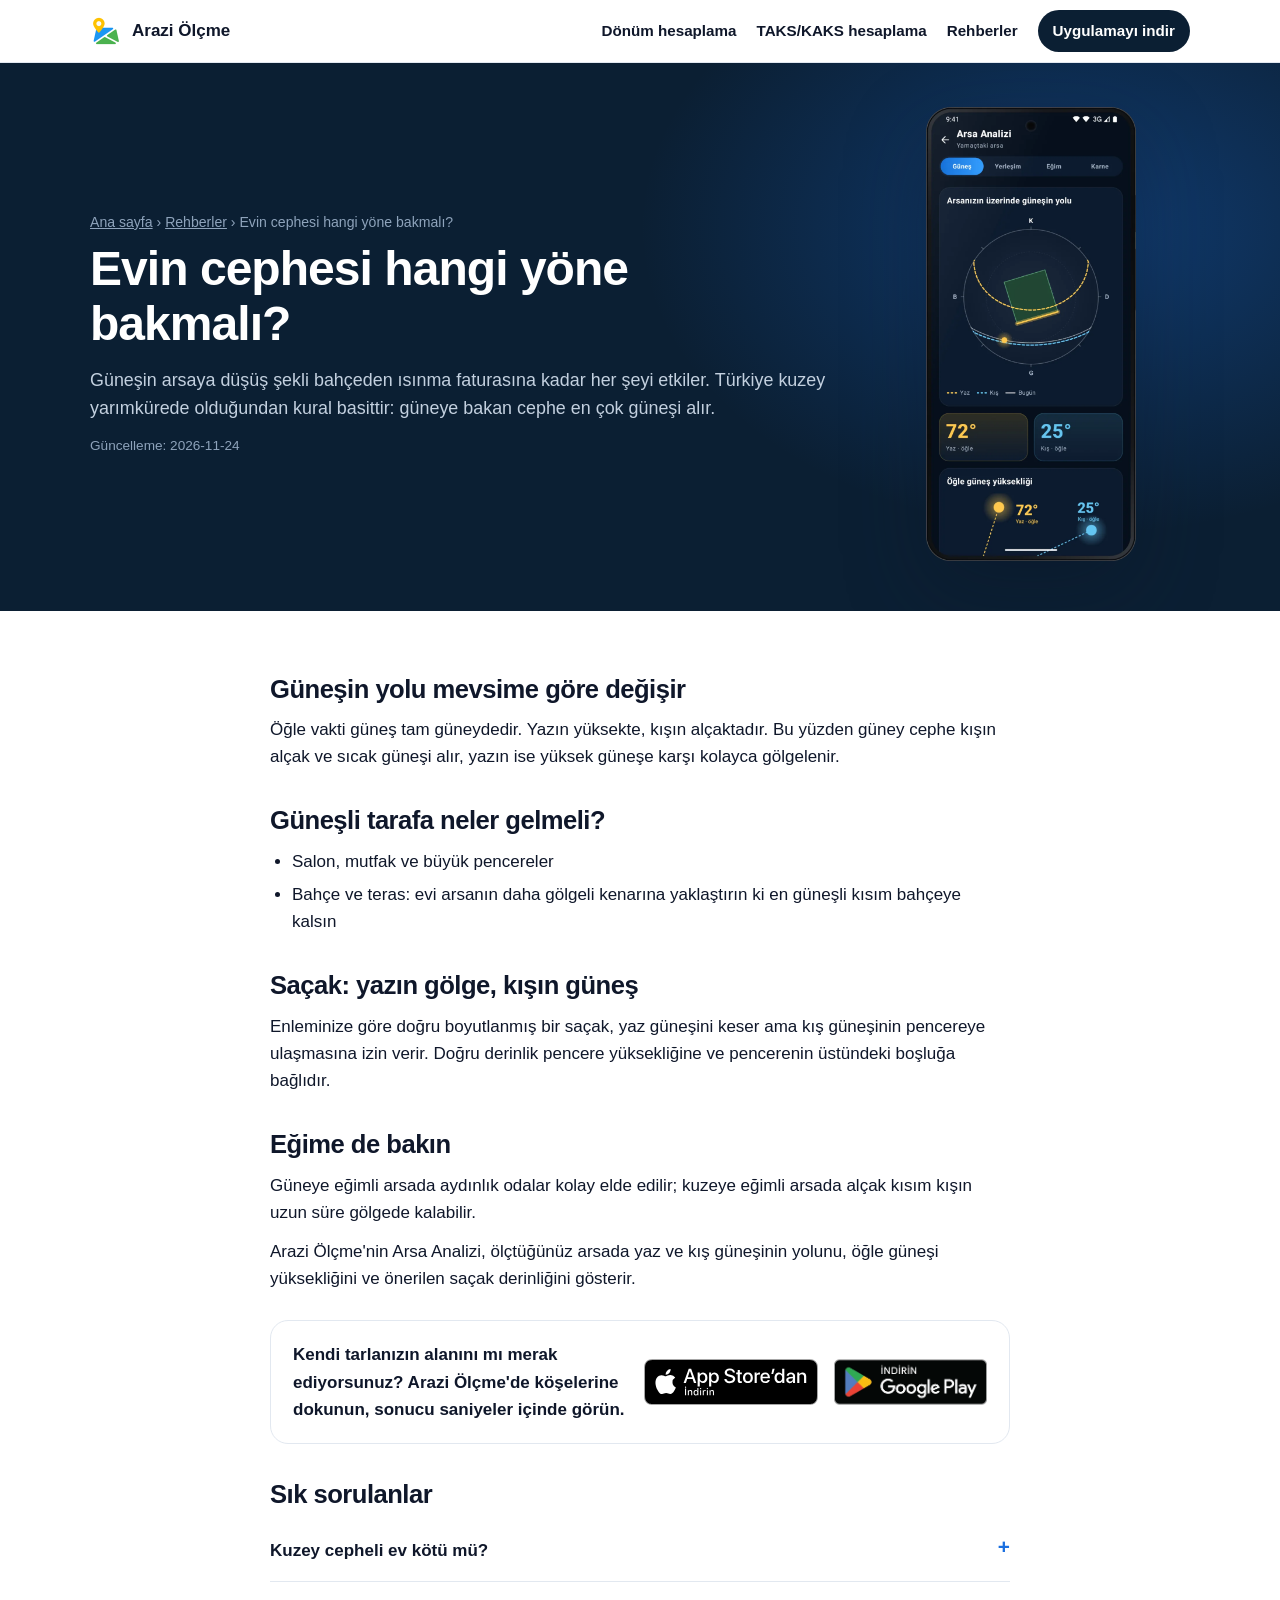
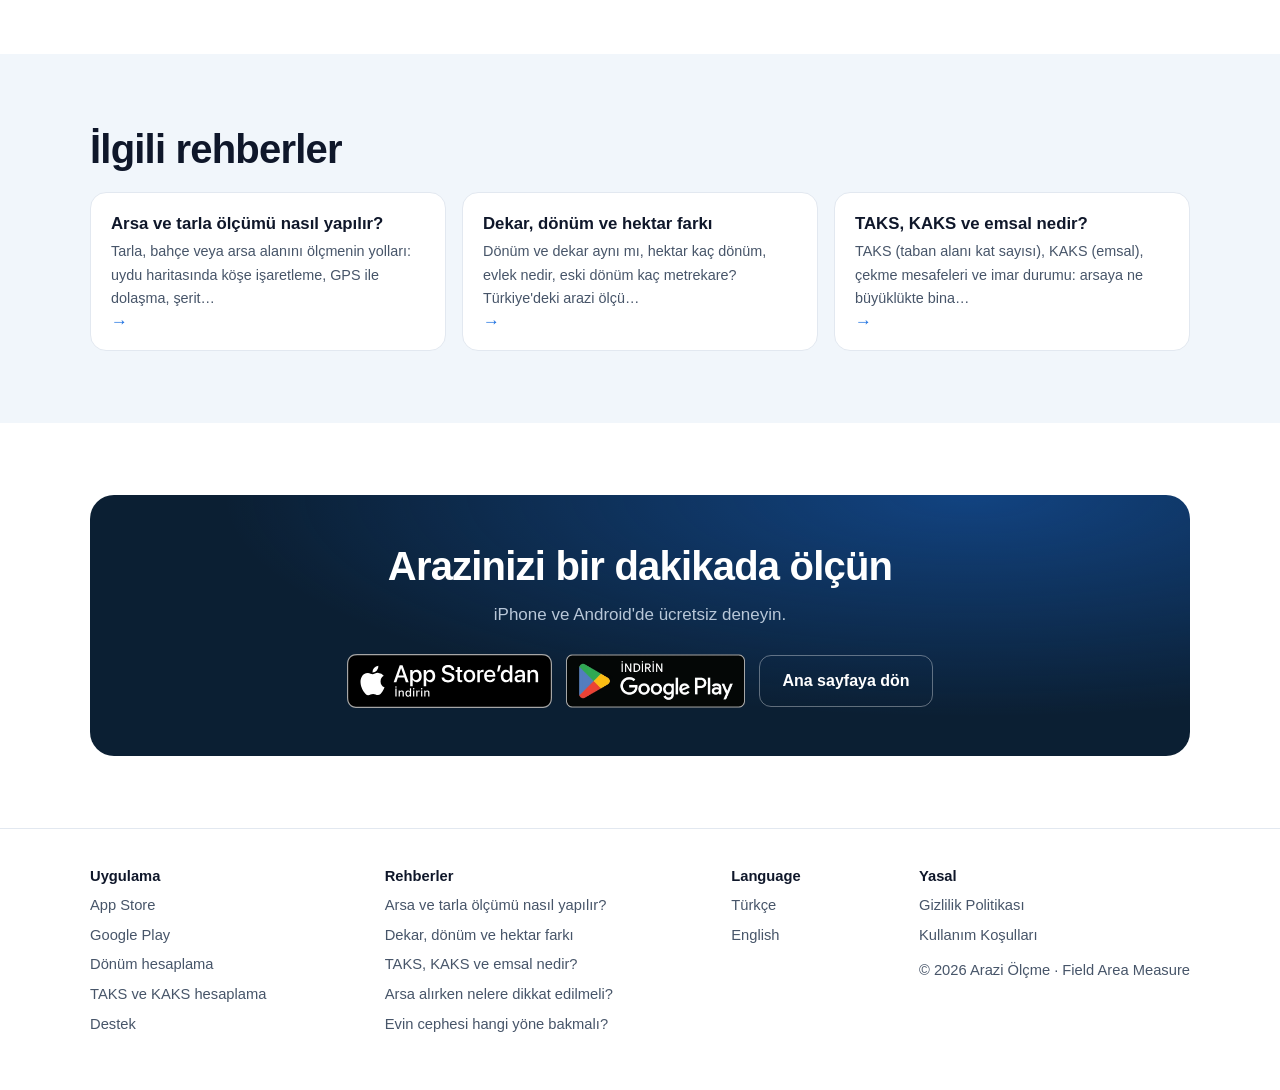
<file: rehber/evin-cephesi-hangi-yone-bakmali/index.html>
<!DOCTYPE html>
<html lang="tr">
<head>
<meta charset="utf-8">
<meta name="viewport" content="width=device-width, initial-scale=1, viewport-fit=cover">
<title>Evin Cephesi Hangi Yöne Bakmalı? Arsada Güneş Yönü Rehberi</title>
<meta name="description" content="Türkiye&#x27;de evin salonu ve bahçesi hangi yöne bakmalı, güney cephenin avantajları, saçak derinliği ve eğimli arsada güneş. Arsa almadan önce okuyun.">
<link rel="canonical" href="https://arazi.app/rehber/evin-cephesi-hangi-yone-bakmali/">

<meta name="robots" content="index, follow, max-image-preview:large">
<meta name="apple-itunes-app" content="app-id=6740893569">
<meta name="theme-color" content="#0b1f33">
<meta property="og:type" content="article">
<meta property="og:site_name" content="Arazi Ölçme">
<meta property="og:url" content="https://arazi.app/rehber/evin-cephesi-hangi-yone-bakmali/">
<meta property="og:title" content="Evin Cephesi Hangi Yöne Bakmalı? Arsada Güneş Yönü Rehberi">
<meta property="og:description" content="Türkiye&#x27;de evin salonu ve bahçesi hangi yöne bakmalı, güney cephenin avantajları, saçak derinliği ve eğimli arsada güneş. Arsa almadan önce okuyun.">
<meta property="og:image" content="https://arazi.app/assets/img/og-tr.jpg">
<meta property="og:image:width" content="1200"><meta property="og:image:height" content="630">
<meta property="og:locale" content="tr_TR">
<meta name="twitter:card" content="summary_large_image">
<meta name="twitter:title" content="Evin Cephesi Hangi Yöne Bakmalı? Arsada Güneş Yönü Rehberi"><meta name="twitter:description" content="Türkiye&#x27;de evin salonu ve bahçesi hangi yöne bakmalı, güney cephenin avantajları, saçak derinliği ve eğimli arsada güneş. Arsa almadan önce okuyun.">
<meta name="twitter:image" content="https://arazi.app/assets/img/og-tr.jpg">
<link rel="icon" href="/assets/img/icon-32.png" sizes="32x32" type="image/png">
<link rel="apple-touch-icon" href="/assets/img/icon-180.png">
<link rel="manifest" href="/manifest.json">

<style>:root { --brand: #1a6fe0; --brand-2: #0f9d58; --ink: #0f172a; --muted: #475569; --line: #e2e8f0; --soft: #f1f6fb; --navy: #0b1f33; --sun: #ffc533; --radius: 18px; }
* { box-sizing: border-box; margin: 0; padding: 0; }
html { -webkit-text-size-adjust: 100%; scroll-behavior: smooth; }
body { font-family: -apple-system, BlinkMacSystemFont, "Segoe UI", Roboto, Inter, sans-serif; color: var(--ink); background: #fff; line-height: 1.6; font-size: 17px; }
img { max-width: 100%; height: auto; display: block; }
a { color: var(--brand); }
.wrap { max-width: 1140px; margin: 0 auto; padding: 0 20px; }
.narrow { max-width: 780px; }
h1, h2, h3 { letter-spacing: -.02em; line-height: 1.15; }
h2 { font-size: clamp(1.8rem, 3.6vw, 2.5rem); margin-bottom: 12px; }
h3 { font-size: 1.15rem; margin-bottom: 6px; }
.lead { color: var(--muted); font-size: 1.1rem; max-width: 680px; margin-bottom: 26px; }
.kick { font-size: .78rem; font-weight: 800; letter-spacing: .14em; text-transform: uppercase; color: var(--brand); margin-bottom: 8px; }
.kick.light { color: var(--sun); }
section { padding: 72px 0; }
section.alt { background: var(--soft); }
.center { display: flex; justify-content: center; }

/* header */
.top { position: sticky; top: 0; z-index: 50; background: rgba(255,255,255,.92); backdrop-filter: saturate(1.4) blur(12px); -webkit-backdrop-filter: saturate(1.4) blur(12px); border-bottom: 1px solid var(--line); }
.top .wrap { display: flex; align-items: center; gap: 16px; height: 62px; }
.brand { display: flex; align-items: center; gap: 10px; font-weight: 800; color: var(--ink); text-decoration: none; white-space: nowrap; }
.brand img { width: 32px; height: 32px; border-radius: 8px; }
.top nav { margin-left: auto; display: flex; gap: 20px; align-items: center; }
.top nav a { color: var(--ink); text-decoration: none; font-size: .95rem; font-weight: 600; }
.top nav a:hover { color: var(--brand); }
.top .get { white-space: nowrap; background: var(--navy); color: #fff !important; padding: 9px 15px; border-radius: 999px; }
.lang { font-size: .9rem; border: 1px solid var(--line); border-radius: 8px; padding: 5px 6px; background: #fff; }
@media (max-width: 820px) { .top nav .hide-sm, .top .lang { display: none; } }

/* buttons */
.ctas { display: flex; flex-wrap: wrap; gap: 14px; align-items: center; margin-top: 26px; }
.badge img { height: 54px; width: auto; }
.btn { display: inline-flex; align-items: center; justify-content: center; gap: 8px; min-height: 52px; padding: 0 22px; border-radius: 12px; font-weight: 700; font-size: 1rem; text-decoration: none; border: 0; cursor: pointer; font-family: inherit; }
.btn-primary { background: linear-gradient(135deg, var(--brand), #3d8bff); color: #fff; box-shadow: 0 10px 26px rgba(26,111,224,.32); }
.btn-ghost { background: #fff; color: var(--ink); border: 1px solid var(--line); }
.btn-ghost.light { background: rgba(255,255,255,.08); color: #fff; border-color: rgba(255,255,255,.28); min-height: 46px; }

/* hero */
.hero.land { position: relative; overflow: hidden; color: #e8eef6; padding: 64px 0 72px;
  background: radial-gradient(ellipse 60% 70% at 78% 40%, rgba(26,111,224,.35), transparent 70%), radial-gradient(ellipse 50% 60% at 10% 100%, rgba(15,157,88,.25), transparent 70%), var(--navy); }
.hero.land::before { content: ""; position: absolute; inset: 0; opacity: .14; pointer-events: none;
  background: url("data:image/svg+xml,%3Csvg xmlns='http://www.w3.org/2000/svg' width='600' height='600' viewBox='0 0 600 600' fill='none' stroke='%23ffffff' stroke-width='1.2'%3E%3Cpath d='M-20 120 C 80 60 180 160 300 110 S 520 40 640 120'/%3E%3Cpath d='M-20 170 C 90 110 190 215 310 160 S 520 95 640 170'/%3E%3Cpath d='M-20 230 C 100 170 200 270 320 215 S 520 150 640 225'/%3E%3Cpath d='M-20 300 C 110 240 210 330 330 280 S 520 215 640 290'/%3E%3Cpath d='M-20 380 C 120 320 220 400 340 350 S 520 290 640 365'/%3E%3Cpath d='M-20 470 C 130 410 230 480 350 430 S 520 370 640 450'/%3E%3Cpath d='M-20 560 C 140 500 240 560 360 520 S 520 460 640 540'/%3E%3C/svg%3E") center / 600px; }
.hero.land .wrap { position: relative; display: grid; grid-template-columns: 1.05fr .95fr; gap: 40px; align-items: center; }
.hero.land h1 { font-size: clamp(2.3rem, 5vw, 3.7rem); color: #fff; margin: 10px 0 16px; font-weight: 800; }
.hero.land .sub { color: #c3d0df; font-size: 1.15rem; max-width: 560px; }
.hero.land .compat { color: #8ea3bb; font-size: .9rem; margin-top: 14px; }
.eyebrow { display: inline-flex; align-items: center; gap: 8px; font-size: .9rem; font-weight: 700; color: #fff; background: rgba(255,255,255,.1); border: 1px solid rgba(255,255,255,.2); border-radius: 999px; padding: 5px 12px; text-decoration: none; margin-bottom: 14px; }
.stars { color: var(--sun); letter-spacing: 1px; }
.qr { display: none; align-items: center; gap: 12px; margin-top: 22px; font-size: .88rem; color: #9fb2c8; }
.qr img { width: 84px; height: 84px; border-radius: 10px; background: #fff; padding: 4px; }
@media (min-width: 900px) and (hover: hover) { .qr { display: flex; } }
.pair { position: relative; height: 600px; max-width: 470px; margin-left: auto; }
.pair .device { position: absolute; }
.pair .back { right: 0; top: 0; width: 230px; transform: rotate(5deg); }
.pair .front { left: 20px; bottom: 0; width: 270px; }
@media (max-width: 860px) {
  .hero.land { padding: 36px 0 48px; }
  .hero.land .wrap { grid-template-columns: 1fr; }
  .pair { height: 470px; max-width: 360px; margin: 10px auto 0; }
  .pair .back { width: 180px; } .pair .front { width: 215px; left: 0; }
}

/* phone mockups: pre-rendered images (tools/mockup.js), only size and shadow here */
img.device { display: block; width: 100%; max-width: 280px; height: auto; filter: drop-shadow(0 28px 40px rgba(8,20,35,.32)); }
img.device.sm { max-width: 220px; }
section.dark img.device, .hero img.device { filter: drop-shadow(0 30px 50px rgba(0,0,0,.55)); }
@media (max-width: 860px) {
  .pair { height: auto; max-width: 260px; margin: 18px auto 0; }
  .pair .back { display: none; }
  .pair .front { position: relative; left: 0; width: 100%; }
  .split .center img.device { max-width: 250px; }
}

/* stats */
.statbar { background: #081726; padding: 26px 0; border-top: 1px solid rgba(255,255,255,.06); }
.stats { display: grid; grid-template-columns: repeat(4, 1fr); gap: 16px; text-align: center; }
.stats b { display: block; font-size: 2.2rem; line-height: 1; color: #fff; font-weight: 800; }
.stats span { display: block; margin-top: 6px; font-size: .78rem; letter-spacing: .12em; text-transform: uppercase; color: #8ea3bb; }
@media (max-width: 600px) { .stats { grid-template-columns: 1fr 1fr; gap: 22px 12px; } }

/* split sections */
.split { display: grid; grid-template-columns: 1.1fr .9fr; gap: 48px; align-items: center; }
.split.rev { grid-template-columns: .9fr 1.1fr; }
.duo { gap: 18px; align-items: flex-start; }
.duo img.device { max-width: 220px; min-width: 0; flex: 1 1 0; }
.duo img.device:last-child { margin-top: 48px; }
@media (max-width: 860px) { .split, .split.rev { grid-template-columns: 1fr; gap: 28px; } .duo img.device { max-width: 47%; } .duo img.device:last-child { margin-top: 28px; } }
.points { list-style: none; display: grid; gap: 16px; }
.points li { display: flex; gap: 14px; align-items: flex-start; }
.points p { color: var(--muted); }
.ico { flex: 0 0 auto; width: 46px; height: 46px; padding: 11px; border-radius: 14px; background: #e6f0fe; color: var(--brand); display: block; margin-bottom: 12px; }
.points .ico { margin: 0; }

/* site analysis (dark) */
section.dark { background: linear-gradient(180deg, #0b1f33, #0e2740); color: #dbe6f2; }
section.dark h2 { color: #fff; } section.dark .lead { color: #a9bbcf; } section.dark .kick { color: var(--sun); }
.pill { display: inline-block; font-size: .88rem; color: #fff; background: rgba(15,157,88,.22); border: 1px solid rgba(15,157,88,.5); padding: 6px 12px; border-radius: 999px; margin-bottom: 30px; }
.stabs { display: grid; grid-template-columns: repeat(4, 1fr); gap: 22px; }
.stab h3 { color: #fff; margin-top: 16px; } .stab p { color: #a9bbcf; font-size: .95rem; }
.stab img.device { max-width: 100%; }
@media (max-width: 960px) { .stabs { grid-template-columns: 1fr 1fr; } }
@media (max-width: 520px) { .stabs { grid-template-columns: 1fr; } .stab img.device { max-width: 250px; margin: 0 auto; } }

/* cards */
.grid3 { display: grid; grid-template-columns: repeat(3, 1fr); gap: 20px; }
.grid4 { display: grid; grid-template-columns: repeat(4, 1fr); gap: 18px; }
@media (max-width: 900px) { .grid3, .grid4 { grid-template-columns: 1fr 1fr; } }
@media (max-width: 560px) { .grid3, .grid4 { grid-template-columns: 1fr; } }
.card { background: #fff; border: 1px solid var(--line); border-radius: var(--radius); padding: 22px; }
.card p { color: var(--muted); }
.gcards { display: grid; grid-template-columns: repeat(3, 1fr); gap: 16px; margin-top: 20px; }
@media (max-width: 900px) { .gcards { grid-template-columns: 1fr 1fr; } } @media (max-width: 560px) { .gcards { grid-template-columns: 1fr; } }
.gcard { position: relative; display: block; background: #fff; border: 1px solid var(--line); border-radius: 16px; padding: 20px 20px 40px; text-decoration: none; color: var(--ink); transition: border-color .2s, transform .2s; }
.gcard:hover { border-color: var(--brand); transform: translateY(-2px); }
.gcard b { display: block; font-size: 1.05rem; line-height: 1.3; }
.gcard span { display: block; color: var(--muted); font-size: .9rem; margin-top: 6px; }
.gcard em { position: absolute; left: 20px; bottom: 14px; font-style: normal; color: var(--brand); font-weight: 800; }
.inline-cta { display: flex; gap: 16px; align-items: center; flex-wrap: wrap; background: #fff; border: 1px solid var(--line); border-radius: var(--radius); padding: 20px 22px; margin: 28px 0; }
.inline-cta p { flex: 1 1 260px; margin: 0 !important; font-weight: 700; }
.inline-cta p span { font-weight: 400; color: var(--muted); }
.inline-cta .badge img { height: 46px; }
.toolcta .ico { margin: 0; }
.toolcta { margin: 0 0 18px; }
.toolcta + .kick { margin-top: 44px; }

/* faq & cta */
.faq details { border-bottom: 1px solid var(--line); padding: 16px 0; }
.faq summary { font-weight: 700; cursor: pointer; list-style: none; display: flex; justify-content: space-between; gap: 12px; }
.faq summary::after { content: "+"; font-size: 1.3rem; line-height: 1; color: var(--brand); }
.faq details[open] summary::after { content: "–"; }
.faq details p { color: var(--muted); margin-top: 8px; }
.cta-band { background: radial-gradient(ellipse at 80% 0, rgba(26,111,224,.45), transparent 60%), var(--navy); color: #fff; border-radius: 24px; padding: 48px 28px; text-align: center; }
.cta-band h2 { color: #fff; } .cta-band p { color: #b8c7d8; }
.cta-band .ctas { justify-content: center; }
.cta-band .btn-ghost { background: transparent; color: #fff; border-color: rgba(255,255,255,.35); }

/* article pages */
.banner { position: relative; overflow: hidden; background: var(--navy); color: #dbe6f2; padding: 44px 0 50px; }
.banner::before { content: ""; position: absolute; inset: 0; background: radial-gradient(ellipse 50% 80% at 85% 30%, rgba(26,111,224,.35), transparent 70%); }
.banner-in { position: relative; display: grid; grid-template-columns: 1.4fr .6fr; gap: 40px; align-items: center; }
.banner-in.noart { grid-template-columns: 1fr; max-width: 820px; }
.banner h1 { color: #fff; font-size: clamp(2rem, 4.4vw, 3rem); margin: 8px 0 14px; font-weight: 800; }
.banner .intro { color: #c3d0df; font-size: 1.12rem; }
.banner .upd { color: #8ea3bb; font-size: .85rem; margin-top: 12px; }
.crumbs, .crumbs a { color: #8ea3bb; font-size: .88rem; }
.banner-art img.device { margin: 0 auto; max-width: 210px; }
@media (max-width: 860px) { .banner-in { grid-template-columns: 1fr; } .banner-art { display: none; } }
.prose h2 { margin-top: 36px; font-size: 1.6rem; }
.prose p, .prose ul, .prose ol { margin: 12px 0; }
.prose ul, .prose ol { padding-left: 22px; }
.prose li { margin: 6px 0; }
.prose table { width: 100%; border-collapse: collapse; margin: 16px 0; font-size: .95rem; }
.prose th, .prose td { text-align: left; padding: 10px; border-bottom: 1px solid var(--line); vertical-align: top; }
.prose th { background: var(--soft); }
.table-scroll { overflow-x: auto; }
.checks { list-style: none; padding: 0 !important; counter-reset: c; }
.checks li { counter-increment: c; position: relative; padding: 14px 16px 14px 58px; border: 1px solid var(--line); border-radius: 14px; margin: 12px 0 !important; background: #fff; }
.checks li::before { content: counter(c); position: absolute; left: 16px; top: 14px; width: 28px; height: 28px; border-radius: 50%; background: var(--brand); color: #fff; font-weight: 800; display: grid; place-items: center; font-size: .9rem; }
.checks li b { display: block; }
.note-box { background: #fff8e6; border: 1px solid #ffe2a3; border-radius: 14px; padding: 14px 16px; margin: 20px 0; font-size: .95rem; }

/* tools */
.tool { background: #fff; border: 1px solid var(--line); border-radius: 22px; padding: 22px; box-shadow: 0 16px 40px rgba(15,23,42,.06); }
.ugrid { display: grid; grid-template-columns: 1fr 1fr; gap: 12px; }
@media (max-width: 600px) { .ugrid { grid-template-columns: 1fr; } }
.urow { display: grid; gap: 6px; font-size: .88rem; font-weight: 700; color: var(--muted); }
.urow input, .rgrid input, .rgrid select { min-height: 50px; font: inherit; font-size: 1.1rem; font-weight: 600; color: var(--ink); padding: 0 14px; border: 1px solid var(--line); border-radius: 12px; background: var(--soft); width: 100%; }
.urow input:focus, .rgrid input:focus { outline: 2px solid var(--brand); background: #fff; }
.urow.src input { background: #fff; border-color: var(--brand); }
.tnote { color: var(--muted); font-size: .85rem; margin-top: 12px; }
.rgrid { display: grid; grid-template-columns: 1fr 1fr 1fr; gap: 12px; margin-top: 12px; }
.rgrid label { display: grid; gap: 6px; font-size: .88rem; font-weight: 700; color: var(--muted); }
@media (max-width: 600px) { .rgrid { grid-template-columns: 1fr 1fr; } }
.rout { margin-top: 14px; font-size: 1.05rem; font-weight: 700; min-height: 1.5em; }
.res { display: grid; grid-template-columns: repeat(auto-fit, minmax(160px, 1fr)); gap: 12px; margin-top: 16px; }
.res div { background: var(--soft); border-radius: 14px; padding: 14px; }
.res b { display: block; font-size: 1.4rem; }
.res span { color: var(--muted); font-size: .85rem; }

/* footer & sticky */
footer { border-top: 1px solid var(--line); padding: 36px 0 48px; font-size: .92rem; color: var(--muted); }
footer .cols { display: flex; flex-wrap: wrap; gap: 28px 48px; justify-content: space-between; }
footer ul { list-style: none; } footer li { margin: 6px 0; }
footer a { color: var(--muted); text-decoration: none; } footer a:hover { color: var(--brand); }
footer .h { font-weight: 800; color: var(--ink); margin-bottom: 6px; }
.sticky-cta { position: fixed; left: 12px; right: 12px; bottom: calc(12px + env(safe-area-inset-bottom)); z-index: 60; display: none; }
.sticky-cta a { width: 100%; }
@media (max-width: 760px) { .sticky-cta.show { display: block; } body { padding-bottom: 80px; } }
[hidden] { display: none !important; }
@media (prefers-reduced-motion: reduce) { * { transition: none !important; scroll-behavior: auto !important; } }
html[lang="tr"] .kick { text-transform: none; letter-spacing: .02em; font-size: .85rem; }
</style>
<script type="application/ld+json">{"@context": "https://schema.org", "@type": "BreadcrumbList", "itemListElement": [{"@type": "ListItem", "position": 1, "name": "Ana sayfa", "item": "https://arazi.app/"}, {"@type": "ListItem", "position": 2, "name": "Rehberler", "item": "https://arazi.app/rehber/"}, {"@type": "ListItem", "position": 3, "name": "Evin cephesi hangi yöne bakmalı?", "item": "https://arazi.app/rehber/evin-cephesi-hangi-yone-bakmali/"}]}</script><script type="application/ld+json">{"@context": "https://schema.org", "@type": "Article", "headline": "Evin Cephesi Hangi Yöne Bakmalı? Arsada Güneş Yönü Rehberi", "description": "Türkiye'de evin salonu ve bahçesi hangi yöne bakmalı, güney cephenin avantajları, saçak derinliği ve eğimli arsada güneş. Arsa almadan önce okuyun.", "inLanguage": "tr", "dateModified": "2026-11-24", "mainEntityOfPage": "https://arazi.app/rehber/evin-cephesi-hangi-yone-bakmali/", "image": "https://arazi.app/assets/img/og-tr.jpg", "author": {"@type": "Organization", "name": "Arazi Ölçme", "url": "https://arazi.app/"}, "publisher": {"@type": "Organization", "name": "Arazi Ölçme", "logo": {"@type": "ImageObject", "url": "https://arazi.app/assets/img/icon-512.png"}}}</script>
</head>
<body>
<header class="top"><div class="wrap">
<a class="brand" href="/"><img src="/assets/img/icon-64.png" alt="" width="32" height="32">Arazi Ölçme</a>
<nav><a class="hide-sm" href="/donum-hesaplama/">Dönüm hesaplama</a><a class="hide-sm" href="/taks-kaks-hesaplama/">TAKS/KAKS hesaplama</a><a class="hide-sm" href="/rehber/">Rehberler</a>
<a class="get" href="https://apps.apple.com/app/apple-store/id6740893569?ct=web-nav-tr&mt=8" data-play="https://play.google.com/store/apps/details?id=com.asilarslan.fieldarea&amp;referrer=utm_source%3Darazi.app%26utm_medium%3Dweb%26utm_campaign%3Dweb-nav-tr" rel="noopener">Uygulamayı indir</a></nav></div></header>
<main>
<section class="banner" data-hero><div class="wrap banner-in">
<div><nav class="crumbs"><a href="/">Ana sayfa</a> › <a href="/rehber/">Rehberler</a> › Evin cephesi hangi yöne bakmalı?</nav><h1>Evin cephesi hangi yöne bakmalı?</h1><p class="intro">Güneşin arsaya düşüş şekli bahçeden ısınma faturasına kadar her şeyi etkiler. Türkiye kuzey yarımkürede olduğundan kural basittir: güneye bakan cephe en çok güneşi alır.</p><p class="upd">Güncelleme: 2026-11-24</p></div><div class="banner-art"><img class="device sm" src="/assets/img/screen-tr-site0.webp" alt="Arsa üzerinde güneşin yolu" width="720" height="1555" fetchpriority="high" decoding="async"></div>
</div></section>

<section style="padding-top:28px"><div class="wrap narrow prose">
<h2>Güneşin yolu mevsime göre değişir</h2>
<p>Öğle vakti güneş tam güneydedir. Yazın yüksekte, kışın alçaktadır. Bu yüzden güney cephe kışın alçak ve sıcak güneşi alır, yazın ise yüksek güneşe karşı kolayca gölgelenir.</p>
<h2>Güneşli tarafa neler gelmeli?</h2>
<ul><li>Salon, mutfak ve büyük pencereler</li><li>Bahçe ve teras: evi arsanın daha gölgeli kenarına yaklaştırın ki en güneşli kısım bahçeye kalsın</li></ul>
<h2>Saçak: yazın gölge, kışın güneş</h2>
<p>Enleminize göre doğru boyutlanmış bir saçak, yaz güneşini keser ama kış güneşinin pencereye ulaşmasına izin verir. Doğru derinlik pencere yüksekliğine ve pencerenin üstündeki boşluğa bağlıdır.</p>
<h2>Eğime de bakın</h2>
<p>Güneye eğimli arsada aydınlık odalar kolay elde edilir; kuzeye eğimli arsada alçak kısım kışın uzun süre gölgede kalabilir.</p>
<p>Arazi Ölçme'nin Arsa Analizi, ölçtüğünüz arsada yaz ve kış güneşinin yolunu, öğle güneşi yüksekliğini ve önerilen saçak derinliğini gösterir.</p>
<div class="inline-cta"><p>Kendi tarlanızın alanını mı merak ediyorsunuz? Arazi Ölçme&#x27;de köşelerine dokunun, sonucu saniyeler içinde görün.</p><a class="badge" href="https://apps.apple.com/app/apple-store/id6740893569?ct=web-inline-rehber-evin-cephesi-hangi-yone-bakmali&mt=8" rel="noopener"><img src="/assets/img/app-store-tr-tr.svg" alt="Download on the App Store" width="204" height="54"></a><a class="badge" href="https://play.google.com/store/apps/details?id=com.asilarslan.fieldarea&referrer=utm_source%3Darazi.app%26utm_medium%3Dweb%26utm_campaign%3Dweb-inline-rehber-evin-cephesi-hangi-yone-bakmali" rel="noopener"><img src="/assets/img/play-tr.webp" alt="Get it on Google Play" width="180" height="54"></a></div>
<div id="faq"><h2>Sık sorulanlar</h2><div class="faq"><details><summary>Kuzey cepheli ev kötü mü?</summary><p>Kötü değil ama kışın daha az doğrudan güneş alır; yaşam alanlarını mümkünse güneye yönlendirmek avantajlıdır.</p></details></div></div>
</div></section>
<section class="alt"><div class="wrap"><h2>İlgili rehberler</h2><div class="gcards"><a class="gcard" href="/rehber/arsa-olcumu-nasil-yapilir/"><b>Arsa ve tarla ölçümü nasıl yapılır?</b><span>Tarla, bahçe veya arsa alanını ölçmenin yolları: uydu haritasında köşe işaretleme, GPS ile dolaşma, şerit…</span><em>→</em></a><a class="gcard" href="/rehber/dekar-donum-hektar-farki/"><b>Dekar, dönüm ve hektar farkı</b><span>Dönüm ve dekar aynı mı, hektar kaç dönüm, evlek nedir, eski dönüm kaç metrekare? Türkiye&#x27;deki arazi ölçü…</span><em>→</em></a><a class="gcard" href="/rehber/taks-kaks-emsal-nedir/"><b>TAKS, KAKS ve emsal nedir?</b><span>TAKS (taban alanı kat sayısı), KAKS (emsal), çekme mesafeleri ve imar durumu: arsaya ne büyüklükte bina…</span><em>→</em></a></div></div></section>
<section><div class="wrap"><div class="cta-band">
<h2>Arazinizi bir dakikada ölçün</h2><p>iPhone ve Android&#x27;de ücretsiz deneyin.</p><div class="ctas"><a class="badge" href="https://apps.apple.com/app/apple-store/id6740893569?ct=web-bottom-rehber-evin-cephesi-hangi-yone-bakmali&mt=8" rel="noopener"><img src="/assets/img/app-store-tr-tr.svg" alt="Download on the App Store" width="204" height="54"></a><a class="badge" href="https://play.google.com/store/apps/details?id=com.asilarslan.fieldarea&referrer=utm_source%3Darazi.app%26utm_medium%3Dweb%26utm_campaign%3Dweb-bottom-rehber-evin-cephesi-hangi-yone-bakmali" rel="noopener"><img src="/assets/img/play-tr.webp" alt="Get it on Google Play" width="180" height="54"></a><a class="btn btn-ghost" href="/">Ana sayfaya dön</a></div>
</div></div></section>
</main>
<footer><div class="wrap cols">
<div><div class="h">Uygulama</div><ul>
<li><a href="https://apps.apple.com/app/apple-store/id6740893569?ct=web-footer-tr&mt=8" rel="noopener">App Store</a></li>
<li><a href="https://play.google.com/store/apps/details?id=com.asilarslan.fieldarea&referrer=utm_source%3Darazi.app%26utm_medium%3Dweb%26utm_campaign%3Dweb-footer-tr" rel="noopener">Google Play</a></li><li><a href="/donum-hesaplama/">Dönüm hesaplama</a></li><li><a href="/taks-kaks-hesaplama/">TAKS ve KAKS hesaplama</a></li>
<li><a href="mailto:asilarslan93@gmail.com">Destek</a></li></ul></div>
<div><div class="h">Rehberler</div><ul><li><a href="/rehber/arsa-olcumu-nasil-yapilir/">Arsa ve tarla ölçümü nasıl yapılır?</a></li><li><a href="/rehber/dekar-donum-hektar-farki/">Dekar, dönüm ve hektar farkı</a></li><li><a href="/rehber/taks-kaks-emsal-nedir/">TAKS, KAKS ve emsal nedir?</a></li><li><a href="/rehber/arsa-alirken-nelere-dikkat-edilmeli/">Arsa alırken nelere dikkat edilmeli?</a></li><li><a href="/rehber/evin-cephesi-hangi-yone-bakmali/">Evin cephesi hangi yöne bakmalı?</a></li></ul></div>
<div><div class="h">Language</div><ul><li><a href="/" hreflang="tr">Türkçe</a></li><li><a href="https://fieldareameasure.com/" hreflang="en">English</a></li></ul></div>
<div><div class="h">Yasal</div><ul>
<li><a href="/privacy-policy.html">Gizlilik Politikası</a></li><li><a href="/terms-of-use.html">Kullanım Koşulları</a></li></ul>
<p style="margin-top:12px">© 2026 Arazi Ölçme · Field Area Measure</p></div>
</div></footer>
<div class="sticky-cta"><a class="btn btn-primary" href="https://apps.apple.com/app/apple-store/id6740893569?ct=web-sticky-rehber-evin-cephesi-hangi-yone-bakmali&mt=8" data-play="https://play.google.com/store/apps/details?id=com.asilarslan.fieldarea&amp;referrer=utm_source%3Darazi.app%26utm_medium%3Dweb%26utm_campaign%3Dweb-sticky-rehber-evin-cephesi-hangi-yone-bakmali" rel="noopener">Arazini ücretsiz ölç</a></div>
<script src="/assets/site.js?v=cd3d4624" defer></script>
</body>
</html>
</file>
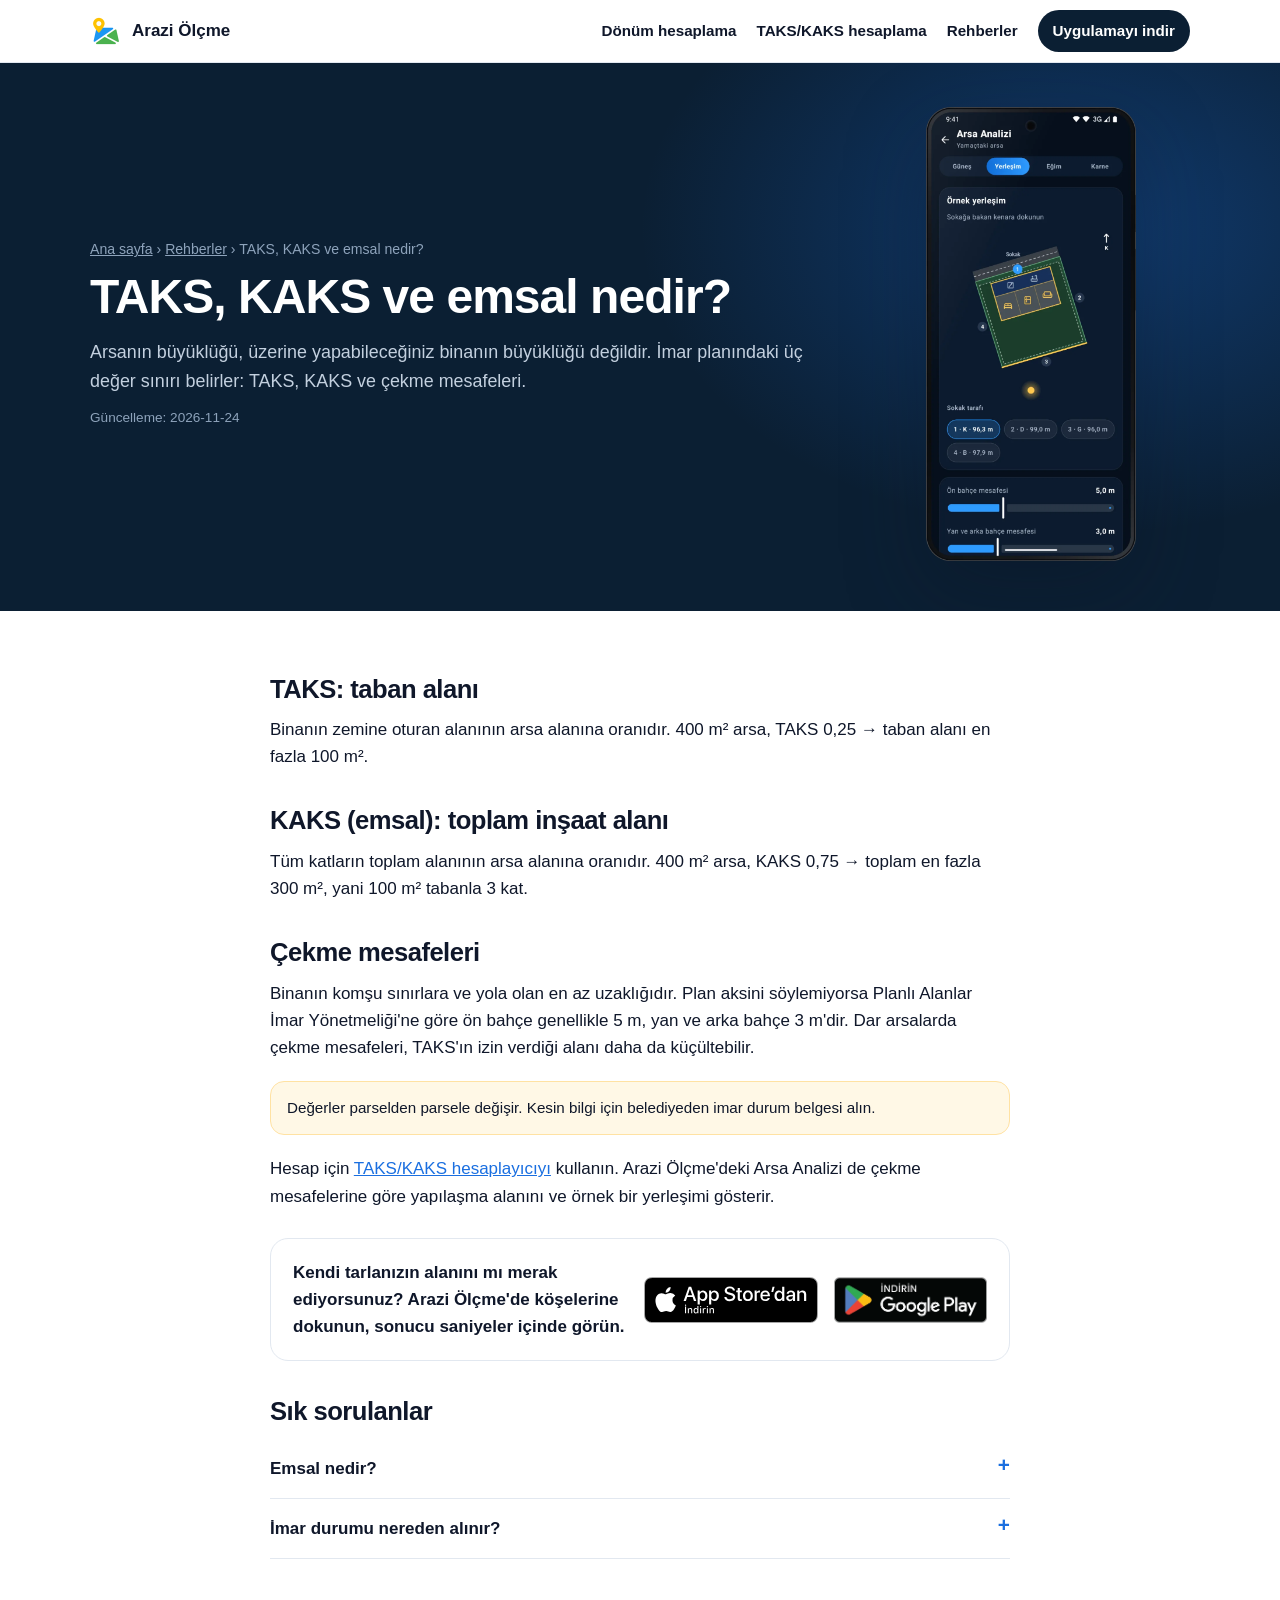
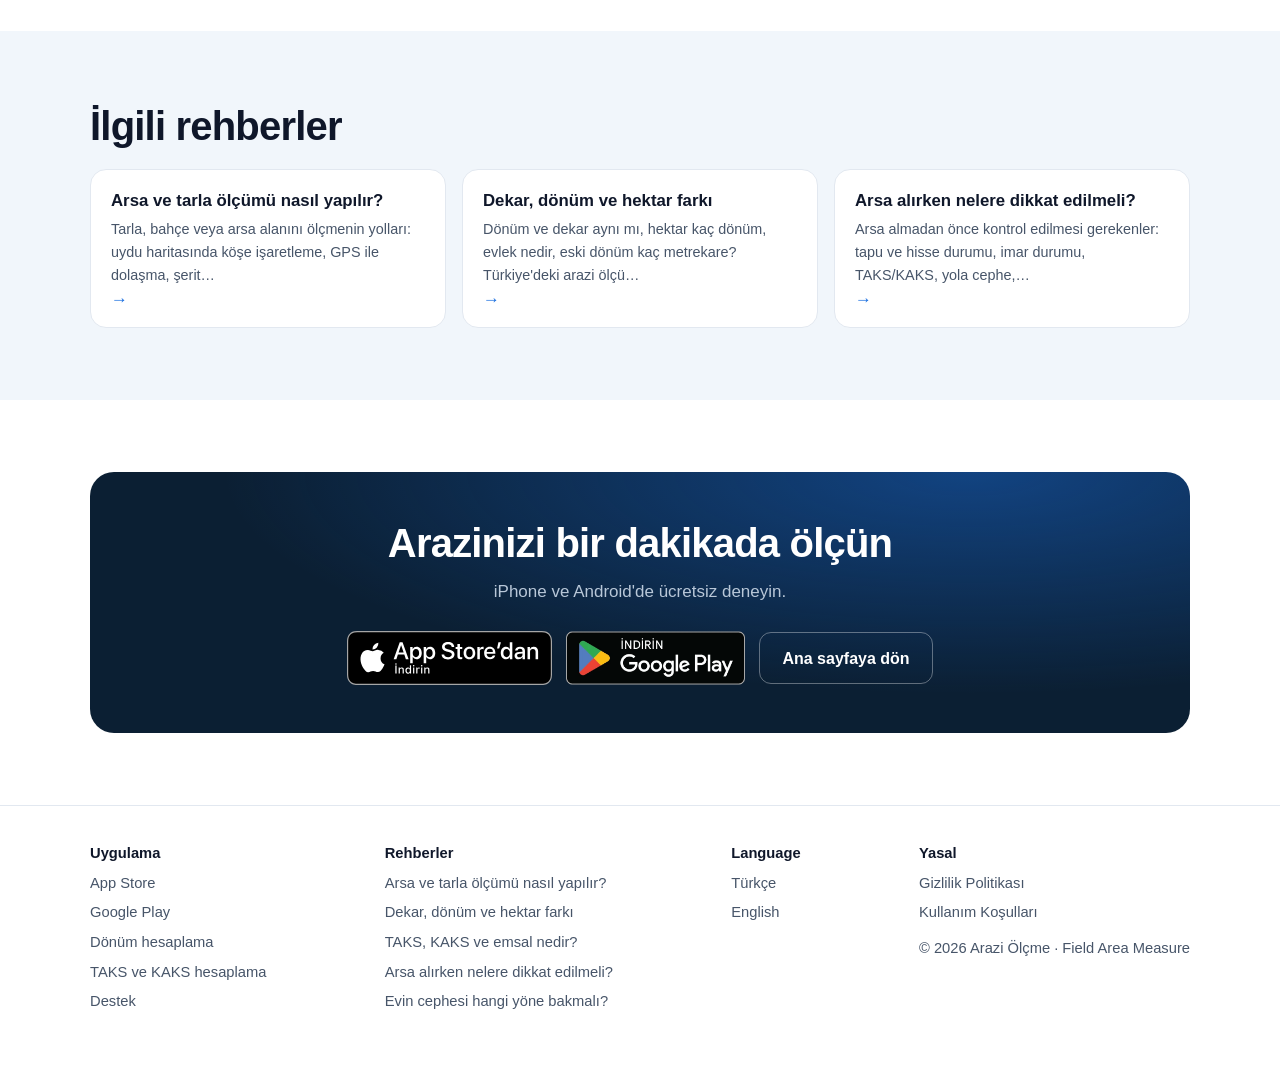
<file: rehber/taks-kaks-emsal-nedir/index.html>
<!DOCTYPE html>
<html lang="tr">
<head>
<meta charset="utf-8">
<meta name="viewport" content="width=device-width, initial-scale=1, viewport-fit=cover">
<title>TAKS, KAKS ve Emsal Nedir? Arsaya Kaç Katlı Ev Yapılır?</title>
<meta name="description" content="TAKS (taban alanı kat sayısı), KAKS (emsal), çekme mesafeleri ve imar durumu: arsaya ne büyüklükte bina yapılabileceğini örneklerle anlatıyoruz.">
<link rel="canonical" href="https://arazi.app/rehber/taks-kaks-emsal-nedir/">

<meta name="robots" content="index, follow, max-image-preview:large">
<meta name="apple-itunes-app" content="app-id=6740893569">
<meta name="theme-color" content="#0b1f33">
<meta property="og:type" content="article">
<meta property="og:site_name" content="Arazi Ölçme">
<meta property="og:url" content="https://arazi.app/rehber/taks-kaks-emsal-nedir/">
<meta property="og:title" content="TAKS, KAKS ve Emsal Nedir? Arsaya Kaç Katlı Ev Yapılır?">
<meta property="og:description" content="TAKS (taban alanı kat sayısı), KAKS (emsal), çekme mesafeleri ve imar durumu: arsaya ne büyüklükte bina yapılabileceğini örneklerle anlatıyoruz.">
<meta property="og:image" content="https://arazi.app/assets/img/og-tr.jpg">
<meta property="og:image:width" content="1200"><meta property="og:image:height" content="630">
<meta property="og:locale" content="tr_TR">
<meta name="twitter:card" content="summary_large_image">
<meta name="twitter:title" content="TAKS, KAKS ve Emsal Nedir? Arsaya Kaç Katlı Ev Yapılır?"><meta name="twitter:description" content="TAKS (taban alanı kat sayısı), KAKS (emsal), çekme mesafeleri ve imar durumu: arsaya ne büyüklükte bina yapılabileceğini örneklerle anlatıyoruz.">
<meta name="twitter:image" content="https://arazi.app/assets/img/og-tr.jpg">
<link rel="icon" href="/assets/img/icon-32.png" sizes="32x32" type="image/png">
<link rel="apple-touch-icon" href="/assets/img/icon-180.png">
<link rel="manifest" href="/manifest.json">

<style>:root { --brand: #1a6fe0; --brand-2: #0f9d58; --ink: #0f172a; --muted: #475569; --line: #e2e8f0; --soft: #f1f6fb; --navy: #0b1f33; --sun: #ffc533; --radius: 18px; }
* { box-sizing: border-box; margin: 0; padding: 0; }
html { -webkit-text-size-adjust: 100%; scroll-behavior: smooth; }
body { font-family: -apple-system, BlinkMacSystemFont, "Segoe UI", Roboto, Inter, sans-serif; color: var(--ink); background: #fff; line-height: 1.6; font-size: 17px; }
img { max-width: 100%; height: auto; display: block; }
a { color: var(--brand); }
.wrap { max-width: 1140px; margin: 0 auto; padding: 0 20px; }
.narrow { max-width: 780px; }
h1, h2, h3 { letter-spacing: -.02em; line-height: 1.15; }
h2 { font-size: clamp(1.8rem, 3.6vw, 2.5rem); margin-bottom: 12px; }
h3 { font-size: 1.15rem; margin-bottom: 6px; }
.lead { color: var(--muted); font-size: 1.1rem; max-width: 680px; margin-bottom: 26px; }
.kick { font-size: .78rem; font-weight: 800; letter-spacing: .14em; text-transform: uppercase; color: var(--brand); margin-bottom: 8px; }
.kick.light { color: var(--sun); }
section { padding: 72px 0; }
section.alt { background: var(--soft); }
.center { display: flex; justify-content: center; }

/* header */
.top { position: sticky; top: 0; z-index: 50; background: rgba(255,255,255,.92); backdrop-filter: saturate(1.4) blur(12px); -webkit-backdrop-filter: saturate(1.4) blur(12px); border-bottom: 1px solid var(--line); }
.top .wrap { display: flex; align-items: center; gap: 16px; height: 62px; }
.brand { display: flex; align-items: center; gap: 10px; font-weight: 800; color: var(--ink); text-decoration: none; white-space: nowrap; }
.brand img { width: 32px; height: 32px; border-radius: 8px; }
.top nav { margin-left: auto; display: flex; gap: 20px; align-items: center; }
.top nav a { color: var(--ink); text-decoration: none; font-size: .95rem; font-weight: 600; }
.top nav a:hover { color: var(--brand); }
.top .get { white-space: nowrap; background: var(--navy); color: #fff !important; padding: 9px 15px; border-radius: 999px; }
.lang { font-size: .9rem; border: 1px solid var(--line); border-radius: 8px; padding: 5px 6px; background: #fff; }
@media (max-width: 820px) { .top nav .hide-sm, .top .lang { display: none; } }

/* buttons */
.ctas { display: flex; flex-wrap: wrap; gap: 14px; align-items: center; margin-top: 26px; }
.badge img { height: 54px; width: auto; }
.btn { display: inline-flex; align-items: center; justify-content: center; gap: 8px; min-height: 52px; padding: 0 22px; border-radius: 12px; font-weight: 700; font-size: 1rem; text-decoration: none; border: 0; cursor: pointer; font-family: inherit; }
.btn-primary { background: linear-gradient(135deg, var(--brand), #3d8bff); color: #fff; box-shadow: 0 10px 26px rgba(26,111,224,.32); }
.btn-ghost { background: #fff; color: var(--ink); border: 1px solid var(--line); }
.btn-ghost.light { background: rgba(255,255,255,.08); color: #fff; border-color: rgba(255,255,255,.28); min-height: 46px; }

/* hero */
.hero.land { position: relative; overflow: hidden; color: #e8eef6; padding: 64px 0 72px;
  background: radial-gradient(ellipse 60% 70% at 78% 40%, rgba(26,111,224,.35), transparent 70%), radial-gradient(ellipse 50% 60% at 10% 100%, rgba(15,157,88,.25), transparent 70%), var(--navy); }
.hero.land::before { content: ""; position: absolute; inset: 0; opacity: .14; pointer-events: none;
  background: url("data:image/svg+xml,%3Csvg xmlns='http://www.w3.org/2000/svg' width='600' height='600' viewBox='0 0 600 600' fill='none' stroke='%23ffffff' stroke-width='1.2'%3E%3Cpath d='M-20 120 C 80 60 180 160 300 110 S 520 40 640 120'/%3E%3Cpath d='M-20 170 C 90 110 190 215 310 160 S 520 95 640 170'/%3E%3Cpath d='M-20 230 C 100 170 200 270 320 215 S 520 150 640 225'/%3E%3Cpath d='M-20 300 C 110 240 210 330 330 280 S 520 215 640 290'/%3E%3Cpath d='M-20 380 C 120 320 220 400 340 350 S 520 290 640 365'/%3E%3Cpath d='M-20 470 C 130 410 230 480 350 430 S 520 370 640 450'/%3E%3Cpath d='M-20 560 C 140 500 240 560 360 520 S 520 460 640 540'/%3E%3C/svg%3E") center / 600px; }
.hero.land .wrap { position: relative; display: grid; grid-template-columns: 1.05fr .95fr; gap: 40px; align-items: center; }
.hero.land h1 { font-size: clamp(2.3rem, 5vw, 3.7rem); color: #fff; margin: 10px 0 16px; font-weight: 800; }
.hero.land .sub { color: #c3d0df; font-size: 1.15rem; max-width: 560px; }
.hero.land .compat { color: #8ea3bb; font-size: .9rem; margin-top: 14px; }
.eyebrow { display: inline-flex; align-items: center; gap: 8px; font-size: .9rem; font-weight: 700; color: #fff; background: rgba(255,255,255,.1); border: 1px solid rgba(255,255,255,.2); border-radius: 999px; padding: 5px 12px; text-decoration: none; margin-bottom: 14px; }
.stars { color: var(--sun); letter-spacing: 1px; }
.qr { display: none; align-items: center; gap: 12px; margin-top: 22px; font-size: .88rem; color: #9fb2c8; }
.qr img { width: 84px; height: 84px; border-radius: 10px; background: #fff; padding: 4px; }
@media (min-width: 900px) and (hover: hover) { .qr { display: flex; } }
.pair { position: relative; height: 600px; max-width: 470px; margin-left: auto; }
.pair .device { position: absolute; }
.pair .back { right: 0; top: 0; width: 230px; transform: rotate(5deg); }
.pair .front { left: 20px; bottom: 0; width: 270px; }
@media (max-width: 860px) {
  .hero.land { padding: 36px 0 48px; }
  .hero.land .wrap { grid-template-columns: 1fr; }
  .pair { height: 470px; max-width: 360px; margin: 10px auto 0; }
  .pair .back { width: 180px; } .pair .front { width: 215px; left: 0; }
}

/* phone mockups: pre-rendered images (tools/mockup.js), only size and shadow here */
img.device { display: block; width: 100%; max-width: 280px; height: auto; filter: drop-shadow(0 28px 40px rgba(8,20,35,.32)); }
img.device.sm { max-width: 220px; }
section.dark img.device, .hero img.device { filter: drop-shadow(0 30px 50px rgba(0,0,0,.55)); }
@media (max-width: 860px) {
  .pair { height: auto; max-width: 260px; margin: 18px auto 0; }
  .pair .back { display: none; }
  .pair .front { position: relative; left: 0; width: 100%; }
  .split .center img.device { max-width: 250px; }
}

/* stats */
.statbar { background: #081726; padding: 26px 0; border-top: 1px solid rgba(255,255,255,.06); }
.stats { display: grid; grid-template-columns: repeat(4, 1fr); gap: 16px; text-align: center; }
.stats b { display: block; font-size: 2.2rem; line-height: 1; color: #fff; font-weight: 800; }
.stats span { display: block; margin-top: 6px; font-size: .78rem; letter-spacing: .12em; text-transform: uppercase; color: #8ea3bb; }
@media (max-width: 600px) { .stats { grid-template-columns: 1fr 1fr; gap: 22px 12px; } }

/* split sections */
.split { display: grid; grid-template-columns: 1.1fr .9fr; gap: 48px; align-items: center; }
.split.rev { grid-template-columns: .9fr 1.1fr; }
.duo { gap: 18px; align-items: flex-start; }
.duo img.device { max-width: 220px; min-width: 0; flex: 1 1 0; }
.duo img.device:last-child { margin-top: 48px; }
@media (max-width: 860px) { .split, .split.rev { grid-template-columns: 1fr; gap: 28px; } .duo img.device { max-width: 47%; } .duo img.device:last-child { margin-top: 28px; } }
.points { list-style: none; display: grid; gap: 16px; }
.points li { display: flex; gap: 14px; align-items: flex-start; }
.points p { color: var(--muted); }
.ico { flex: 0 0 auto; width: 46px; height: 46px; padding: 11px; border-radius: 14px; background: #e6f0fe; color: var(--brand); display: block; margin-bottom: 12px; }
.points .ico { margin: 0; }

/* site analysis (dark) */
section.dark { background: linear-gradient(180deg, #0b1f33, #0e2740); color: #dbe6f2; }
section.dark h2 { color: #fff; } section.dark .lead { color: #a9bbcf; } section.dark .kick { color: var(--sun); }
.pill { display: inline-block; font-size: .88rem; color: #fff; background: rgba(15,157,88,.22); border: 1px solid rgba(15,157,88,.5); padding: 6px 12px; border-radius: 999px; margin-bottom: 30px; }
.stabs { display: grid; grid-template-columns: repeat(4, 1fr); gap: 22px; }
.stab h3 { color: #fff; margin-top: 16px; } .stab p { color: #a9bbcf; font-size: .95rem; }
.stab img.device { max-width: 100%; }
@media (max-width: 960px) { .stabs { grid-template-columns: 1fr 1fr; } }
@media (max-width: 520px) { .stabs { grid-template-columns: 1fr; } .stab img.device { max-width: 250px; margin: 0 auto; } }

/* cards */
.grid3 { display: grid; grid-template-columns: repeat(3, 1fr); gap: 20px; }
.grid4 { display: grid; grid-template-columns: repeat(4, 1fr); gap: 18px; }
@media (max-width: 900px) { .grid3, .grid4 { grid-template-columns: 1fr 1fr; } }
@media (max-width: 560px) { .grid3, .grid4 { grid-template-columns: 1fr; } }
.card { background: #fff; border: 1px solid var(--line); border-radius: var(--radius); padding: 22px; }
.card p { color: var(--muted); }
.gcards { display: grid; grid-template-columns: repeat(3, 1fr); gap: 16px; margin-top: 20px; }
@media (max-width: 900px) { .gcards { grid-template-columns: 1fr 1fr; } } @media (max-width: 560px) { .gcards { grid-template-columns: 1fr; } }
.gcard { position: relative; display: block; background: #fff; border: 1px solid var(--line); border-radius: 16px; padding: 20px 20px 40px; text-decoration: none; color: var(--ink); transition: border-color .2s, transform .2s; }
.gcard:hover { border-color: var(--brand); transform: translateY(-2px); }
.gcard b { display: block; font-size: 1.05rem; line-height: 1.3; }
.gcard span { display: block; color: var(--muted); font-size: .9rem; margin-top: 6px; }
.gcard em { position: absolute; left: 20px; bottom: 14px; font-style: normal; color: var(--brand); font-weight: 800; }
.inline-cta { display: flex; gap: 16px; align-items: center; flex-wrap: wrap; background: #fff; border: 1px solid var(--line); border-radius: var(--radius); padding: 20px 22px; margin: 28px 0; }
.inline-cta p { flex: 1 1 260px; margin: 0 !important; font-weight: 700; }
.inline-cta p span { font-weight: 400; color: var(--muted); }
.inline-cta .badge img { height: 46px; }
.toolcta .ico { margin: 0; }
.toolcta { margin: 0 0 18px; }
.toolcta + .kick { margin-top: 44px; }

/* faq & cta */
.faq details { border-bottom: 1px solid var(--line); padding: 16px 0; }
.faq summary { font-weight: 700; cursor: pointer; list-style: none; display: flex; justify-content: space-between; gap: 12px; }
.faq summary::after { content: "+"; font-size: 1.3rem; line-height: 1; color: var(--brand); }
.faq details[open] summary::after { content: "–"; }
.faq details p { color: var(--muted); margin-top: 8px; }
.cta-band { background: radial-gradient(ellipse at 80% 0, rgba(26,111,224,.45), transparent 60%), var(--navy); color: #fff; border-radius: 24px; padding: 48px 28px; text-align: center; }
.cta-band h2 { color: #fff; } .cta-band p { color: #b8c7d8; }
.cta-band .ctas { justify-content: center; }
.cta-band .btn-ghost { background: transparent; color: #fff; border-color: rgba(255,255,255,.35); }

/* article pages */
.banner { position: relative; overflow: hidden; background: var(--navy); color: #dbe6f2; padding: 44px 0 50px; }
.banner::before { content: ""; position: absolute; inset: 0; background: radial-gradient(ellipse 50% 80% at 85% 30%, rgba(26,111,224,.35), transparent 70%); }
.banner-in { position: relative; display: grid; grid-template-columns: 1.4fr .6fr; gap: 40px; align-items: center; }
.banner-in.noart { grid-template-columns: 1fr; max-width: 820px; }
.banner h1 { color: #fff; font-size: clamp(2rem, 4.4vw, 3rem); margin: 8px 0 14px; font-weight: 800; }
.banner .intro { color: #c3d0df; font-size: 1.12rem; }
.banner .upd { color: #8ea3bb; font-size: .85rem; margin-top: 12px; }
.crumbs, .crumbs a { color: #8ea3bb; font-size: .88rem; }
.banner-art img.device { margin: 0 auto; max-width: 210px; }
@media (max-width: 860px) { .banner-in { grid-template-columns: 1fr; } .banner-art { display: none; } }
.prose h2 { margin-top: 36px; font-size: 1.6rem; }
.prose p, .prose ul, .prose ol { margin: 12px 0; }
.prose ul, .prose ol { padding-left: 22px; }
.prose li { margin: 6px 0; }
.prose table { width: 100%; border-collapse: collapse; margin: 16px 0; font-size: .95rem; }
.prose th, .prose td { text-align: left; padding: 10px; border-bottom: 1px solid var(--line); vertical-align: top; }
.prose th { background: var(--soft); }
.table-scroll { overflow-x: auto; }
.checks { list-style: none; padding: 0 !important; counter-reset: c; }
.checks li { counter-increment: c; position: relative; padding: 14px 16px 14px 58px; border: 1px solid var(--line); border-radius: 14px; margin: 12px 0 !important; background: #fff; }
.checks li::before { content: counter(c); position: absolute; left: 16px; top: 14px; width: 28px; height: 28px; border-radius: 50%; background: var(--brand); color: #fff; font-weight: 800; display: grid; place-items: center; font-size: .9rem; }
.checks li b { display: block; }
.note-box { background: #fff8e6; border: 1px solid #ffe2a3; border-radius: 14px; padding: 14px 16px; margin: 20px 0; font-size: .95rem; }

/* tools */
.tool { background: #fff; border: 1px solid var(--line); border-radius: 22px; padding: 22px; box-shadow: 0 16px 40px rgba(15,23,42,.06); }
.ugrid { display: grid; grid-template-columns: 1fr 1fr; gap: 12px; }
@media (max-width: 600px) { .ugrid { grid-template-columns: 1fr; } }
.urow { display: grid; gap: 6px; font-size: .88rem; font-weight: 700; color: var(--muted); }
.urow input, .rgrid input, .rgrid select { min-height: 50px; font: inherit; font-size: 1.1rem; font-weight: 600; color: var(--ink); padding: 0 14px; border: 1px solid var(--line); border-radius: 12px; background: var(--soft); width: 100%; }
.urow input:focus, .rgrid input:focus { outline: 2px solid var(--brand); background: #fff; }
.urow.src input { background: #fff; border-color: var(--brand); }
.tnote { color: var(--muted); font-size: .85rem; margin-top: 12px; }
.rgrid { display: grid; grid-template-columns: 1fr 1fr 1fr; gap: 12px; margin-top: 12px; }
.rgrid label { display: grid; gap: 6px; font-size: .88rem; font-weight: 700; color: var(--muted); }
@media (max-width: 600px) { .rgrid { grid-template-columns: 1fr 1fr; } }
.rout { margin-top: 14px; font-size: 1.05rem; font-weight: 700; min-height: 1.5em; }
.res { display: grid; grid-template-columns: repeat(auto-fit, minmax(160px, 1fr)); gap: 12px; margin-top: 16px; }
.res div { background: var(--soft); border-radius: 14px; padding: 14px; }
.res b { display: block; font-size: 1.4rem; }
.res span { color: var(--muted); font-size: .85rem; }

/* footer & sticky */
footer { border-top: 1px solid var(--line); padding: 36px 0 48px; font-size: .92rem; color: var(--muted); }
footer .cols { display: flex; flex-wrap: wrap; gap: 28px 48px; justify-content: space-between; }
footer ul { list-style: none; } footer li { margin: 6px 0; }
footer a { color: var(--muted); text-decoration: none; } footer a:hover { color: var(--brand); }
footer .h { font-weight: 800; color: var(--ink); margin-bottom: 6px; }
.sticky-cta { position: fixed; left: 12px; right: 12px; bottom: calc(12px + env(safe-area-inset-bottom)); z-index: 60; display: none; }
.sticky-cta a { width: 100%; }
@media (max-width: 760px) { .sticky-cta.show { display: block; } body { padding-bottom: 80px; } }
[hidden] { display: none !important; }
@media (prefers-reduced-motion: reduce) { * { transition: none !important; scroll-behavior: auto !important; } }
html[lang="tr"] .kick { text-transform: none; letter-spacing: .02em; font-size: .85rem; }
</style>
<script type="application/ld+json">{"@context": "https://schema.org", "@type": "BreadcrumbList", "itemListElement": [{"@type": "ListItem", "position": 1, "name": "Ana sayfa", "item": "https://arazi.app/"}, {"@type": "ListItem", "position": 2, "name": "Rehberler", "item": "https://arazi.app/rehber/"}, {"@type": "ListItem", "position": 3, "name": "TAKS, KAKS ve emsal nedir?", "item": "https://arazi.app/rehber/taks-kaks-emsal-nedir/"}]}</script><script type="application/ld+json">{"@context": "https://schema.org", "@type": "Article", "headline": "TAKS, KAKS ve Emsal Nedir? Arsaya Kaç Katlı Ev Yapılır?", "description": "TAKS (taban alanı kat sayısı), KAKS (emsal), çekme mesafeleri ve imar durumu: arsaya ne büyüklükte bina yapılabileceğini örneklerle anlatıyoruz.", "inLanguage": "tr", "dateModified": "2026-11-24", "mainEntityOfPage": "https://arazi.app/rehber/taks-kaks-emsal-nedir/", "image": "https://arazi.app/assets/img/og-tr.jpg", "author": {"@type": "Organization", "name": "Arazi Ölçme", "url": "https://arazi.app/"}, "publisher": {"@type": "Organization", "name": "Arazi Ölçme", "logo": {"@type": "ImageObject", "url": "https://arazi.app/assets/img/icon-512.png"}}}</script>
</head>
<body>
<header class="top"><div class="wrap">
<a class="brand" href="/"><img src="/assets/img/icon-64.png" alt="" width="32" height="32">Arazi Ölçme</a>
<nav><a class="hide-sm" href="/donum-hesaplama/">Dönüm hesaplama</a><a class="hide-sm" href="/taks-kaks-hesaplama/">TAKS/KAKS hesaplama</a><a class="hide-sm" href="/rehber/">Rehberler</a>
<a class="get" href="https://apps.apple.com/app/apple-store/id6740893569?ct=web-nav-tr&mt=8" data-play="https://play.google.com/store/apps/details?id=com.asilarslan.fieldarea&amp;referrer=utm_source%3Darazi.app%26utm_medium%3Dweb%26utm_campaign%3Dweb-nav-tr" rel="noopener">Uygulamayı indir</a></nav></div></header>
<main>
<section class="banner" data-hero><div class="wrap banner-in">
<div><nav class="crumbs"><a href="/">Ana sayfa</a> › <a href="/rehber/">Rehberler</a> › TAKS, KAKS ve emsal nedir?</nav><h1>TAKS, KAKS ve emsal nedir?</h1><p class="intro">Arsanın büyüklüğü, üzerine yapabileceğiniz binanın büyüklüğü değildir. İmar planındaki üç değer sınırı belirler: TAKS, KAKS ve çekme mesafeleri.</p><p class="upd">Güncelleme: 2026-11-24</p></div><div class="banner-art"><img class="device sm" src="/assets/img/screen-tr-site1.webp" alt="Yapılaşma alanı ve örnek yerleşim" width="720" height="1555" fetchpriority="high" decoding="async"></div>
</div></section>

<section style="padding-top:28px"><div class="wrap narrow prose">
<h2>TAKS: taban alanı</h2>
<p>Binanın zemine oturan alanının arsa alanına oranıdır. 400 m² arsa, TAKS 0,25 → taban alanı en fazla 100 m².</p>
<h2>KAKS (emsal): toplam inşaat alanı</h2>
<p>Tüm katların toplam alanının arsa alanına oranıdır. 400 m² arsa, KAKS 0,75 → toplam en fazla 300 m², yani 100 m² tabanla 3 kat.</p>
<h2>Çekme mesafeleri</h2>
<p>Binanın komşu sınırlara ve yola olan en az uzaklığıdır. Plan aksini söylemiyorsa Planlı Alanlar İmar Yönetmeliği'ne göre ön bahçe genellikle 5 m, yan ve arka bahçe 3 m'dir. Dar arsalarda çekme mesafeleri, TAKS'ın izin verdiği alanı daha da küçültebilir.</p>
<div class="note-box">Değerler parselden parsele değişir. Kesin bilgi için belediyeden imar durum belgesi alın.</div>
<p>Hesap için <a href="/taks-kaks-hesaplama/">TAKS/KAKS hesaplayıcıyı</a> kullanın. Arazi Ölçme'deki Arsa Analizi de çekme mesafelerine göre yapılaşma alanını ve örnek bir yerleşimi gösterir.</p>
<div class="inline-cta"><p>Kendi tarlanızın alanını mı merak ediyorsunuz? Arazi Ölçme&#x27;de köşelerine dokunun, sonucu saniyeler içinde görün.</p><a class="badge" href="https://apps.apple.com/app/apple-store/id6740893569?ct=web-inline-rehber-taks-kaks-emsal-nedir&mt=8" rel="noopener"><img src="/assets/img/app-store-tr-tr.svg" alt="Download on the App Store" width="204" height="54"></a><a class="badge" href="https://play.google.com/store/apps/details?id=com.asilarslan.fieldarea&referrer=utm_source%3Darazi.app%26utm_medium%3Dweb%26utm_campaign%3Dweb-inline-rehber-taks-kaks-emsal-nedir" rel="noopener"><img src="/assets/img/play-tr.webp" alt="Get it on Google Play" width="180" height="54"></a></div>
<div id="faq"><h2>Sık sorulanlar</h2><div class="faq"><details><summary>Emsal nedir?</summary><p>KAKS&#x27;ın diğer adıdır: toplam inşaat alanının arsa alanına oranı.</p></details><details><summary>İmar durumu nereden alınır?</summary><p>Parselin bağlı olduğu belediyeden; bazı belediyeler çevrim içi imar sorgulama sunar.</p></details></div></div>
</div></section>
<section class="alt"><div class="wrap"><h2>İlgili rehberler</h2><div class="gcards"><a class="gcard" href="/rehber/arsa-olcumu-nasil-yapilir/"><b>Arsa ve tarla ölçümü nasıl yapılır?</b><span>Tarla, bahçe veya arsa alanını ölçmenin yolları: uydu haritasında köşe işaretleme, GPS ile dolaşma, şerit…</span><em>→</em></a><a class="gcard" href="/rehber/dekar-donum-hektar-farki/"><b>Dekar, dönüm ve hektar farkı</b><span>Dönüm ve dekar aynı mı, hektar kaç dönüm, evlek nedir, eski dönüm kaç metrekare? Türkiye&#x27;deki arazi ölçü…</span><em>→</em></a><a class="gcard" href="/rehber/arsa-alirken-nelere-dikkat-edilmeli/"><b>Arsa alırken nelere dikkat edilmeli?</b><span>Arsa almadan önce kontrol edilmesi gerekenler: tapu ve hisse durumu, imar durumu, TAKS/KAKS, yola cephe,…</span><em>→</em></a></div></div></section>
<section><div class="wrap"><div class="cta-band">
<h2>Arazinizi bir dakikada ölçün</h2><p>iPhone ve Android&#x27;de ücretsiz deneyin.</p><div class="ctas"><a class="badge" href="https://apps.apple.com/app/apple-store/id6740893569?ct=web-bottom-rehber-taks-kaks-emsal-nedir&mt=8" rel="noopener"><img src="/assets/img/app-store-tr-tr.svg" alt="Download on the App Store" width="204" height="54"></a><a class="badge" href="https://play.google.com/store/apps/details?id=com.asilarslan.fieldarea&referrer=utm_source%3Darazi.app%26utm_medium%3Dweb%26utm_campaign%3Dweb-bottom-rehber-taks-kaks-emsal-nedir" rel="noopener"><img src="/assets/img/play-tr.webp" alt="Get it on Google Play" width="180" height="54"></a><a class="btn btn-ghost" href="/">Ana sayfaya dön</a></div>
</div></div></section>
</main>
<footer><div class="wrap cols">
<div><div class="h">Uygulama</div><ul>
<li><a href="https://apps.apple.com/app/apple-store/id6740893569?ct=web-footer-tr&mt=8" rel="noopener">App Store</a></li>
<li><a href="https://play.google.com/store/apps/details?id=com.asilarslan.fieldarea&referrer=utm_source%3Darazi.app%26utm_medium%3Dweb%26utm_campaign%3Dweb-footer-tr" rel="noopener">Google Play</a></li><li><a href="/donum-hesaplama/">Dönüm hesaplama</a></li><li><a href="/taks-kaks-hesaplama/">TAKS ve KAKS hesaplama</a></li>
<li><a href="mailto:asilarslan93@gmail.com">Destek</a></li></ul></div>
<div><div class="h">Rehberler</div><ul><li><a href="/rehber/arsa-olcumu-nasil-yapilir/">Arsa ve tarla ölçümü nasıl yapılır?</a></li><li><a href="/rehber/dekar-donum-hektar-farki/">Dekar, dönüm ve hektar farkı</a></li><li><a href="/rehber/taks-kaks-emsal-nedir/">TAKS, KAKS ve emsal nedir?</a></li><li><a href="/rehber/arsa-alirken-nelere-dikkat-edilmeli/">Arsa alırken nelere dikkat edilmeli?</a></li><li><a href="/rehber/evin-cephesi-hangi-yone-bakmali/">Evin cephesi hangi yöne bakmalı?</a></li></ul></div>
<div><div class="h">Language</div><ul><li><a href="/" hreflang="tr">Türkçe</a></li><li><a href="https://fieldareameasure.com/" hreflang="en">English</a></li></ul></div>
<div><div class="h">Yasal</div><ul>
<li><a href="/privacy-policy.html">Gizlilik Politikası</a></li><li><a href="/terms-of-use.html">Kullanım Koşulları</a></li></ul>
<p style="margin-top:12px">© 2026 Arazi Ölçme · Field Area Measure</p></div>
</div></footer>
<div class="sticky-cta"><a class="btn btn-primary" href="https://apps.apple.com/app/apple-store/id6740893569?ct=web-sticky-rehber-taks-kaks-emsal-nedir&mt=8" data-play="https://play.google.com/store/apps/details?id=com.asilarslan.fieldarea&amp;referrer=utm_source%3Darazi.app%26utm_medium%3Dweb%26utm_campaign%3Dweb-sticky-rehber-taks-kaks-emsal-nedir" rel="noopener">Arazini ücretsiz ölç</a></div>
<script src="/assets/site.js?v=cd3d4624" defer></script>
</body>
</html>
</file>
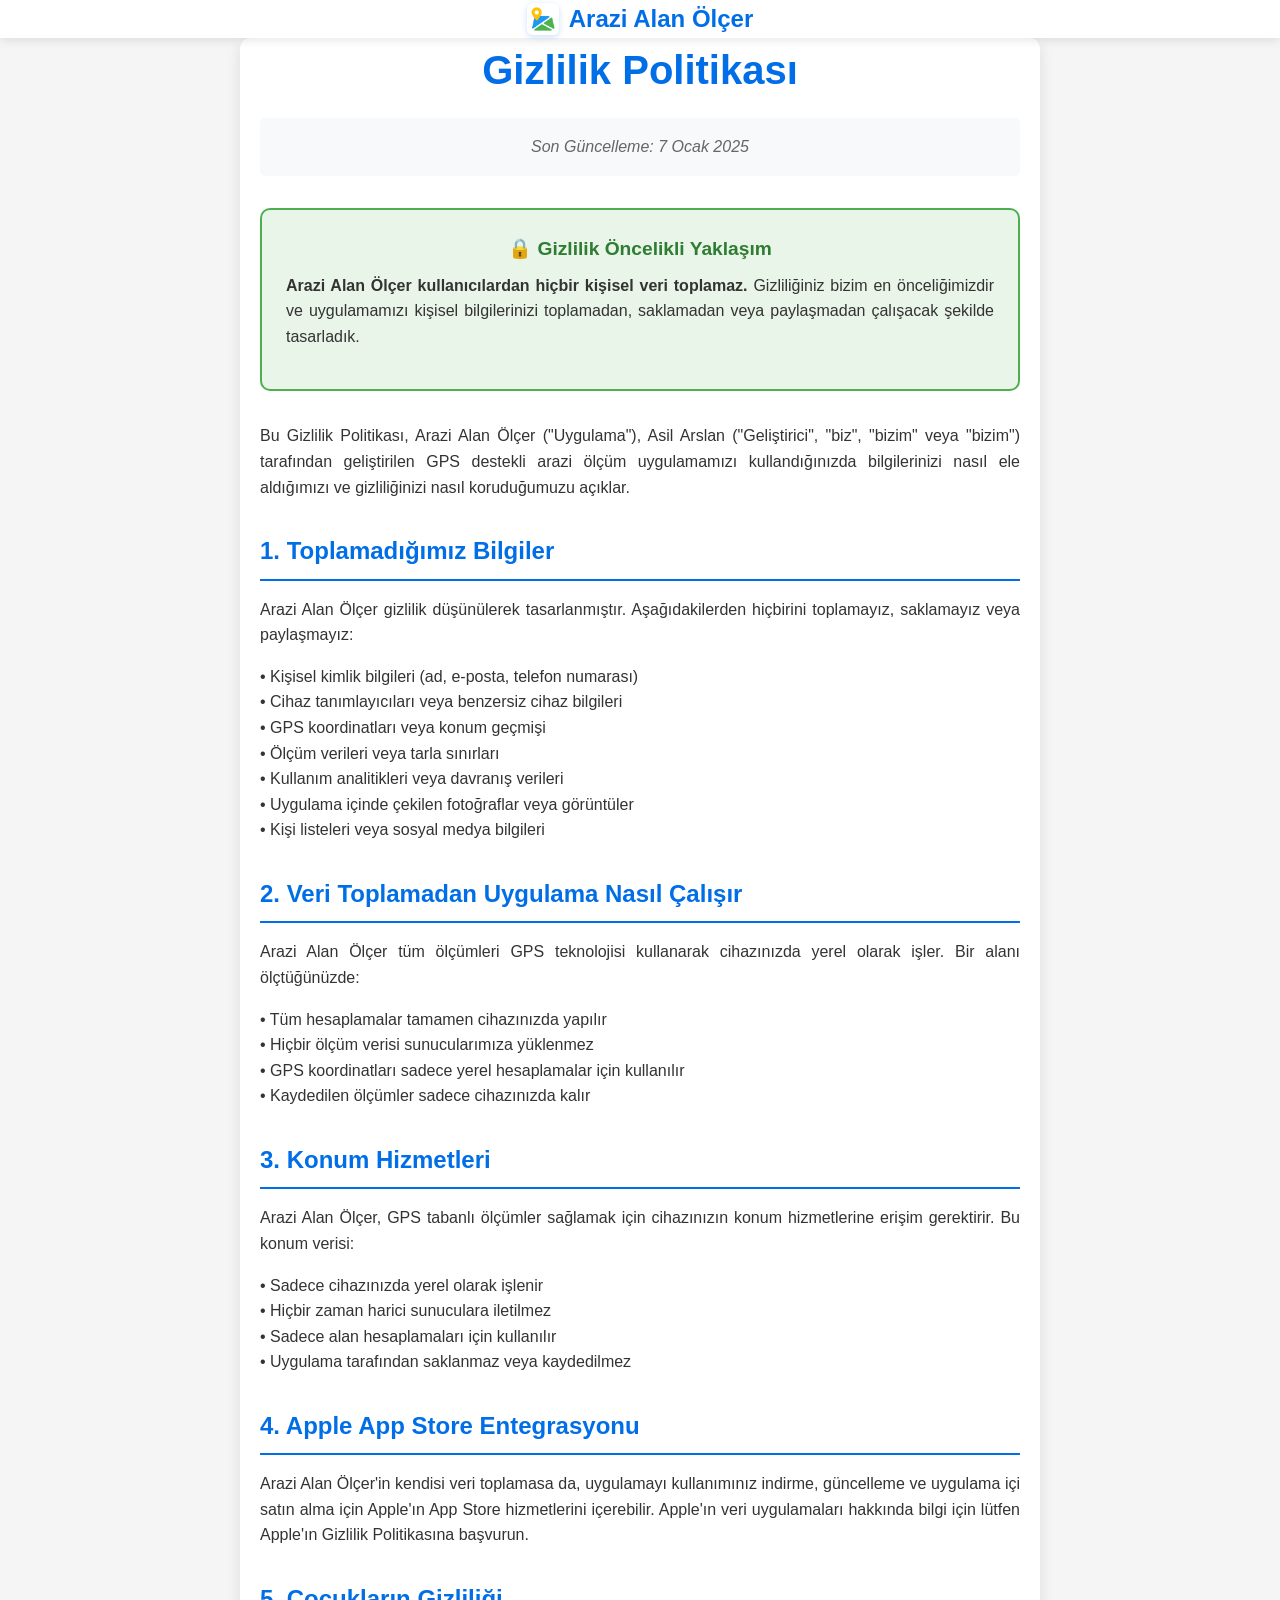
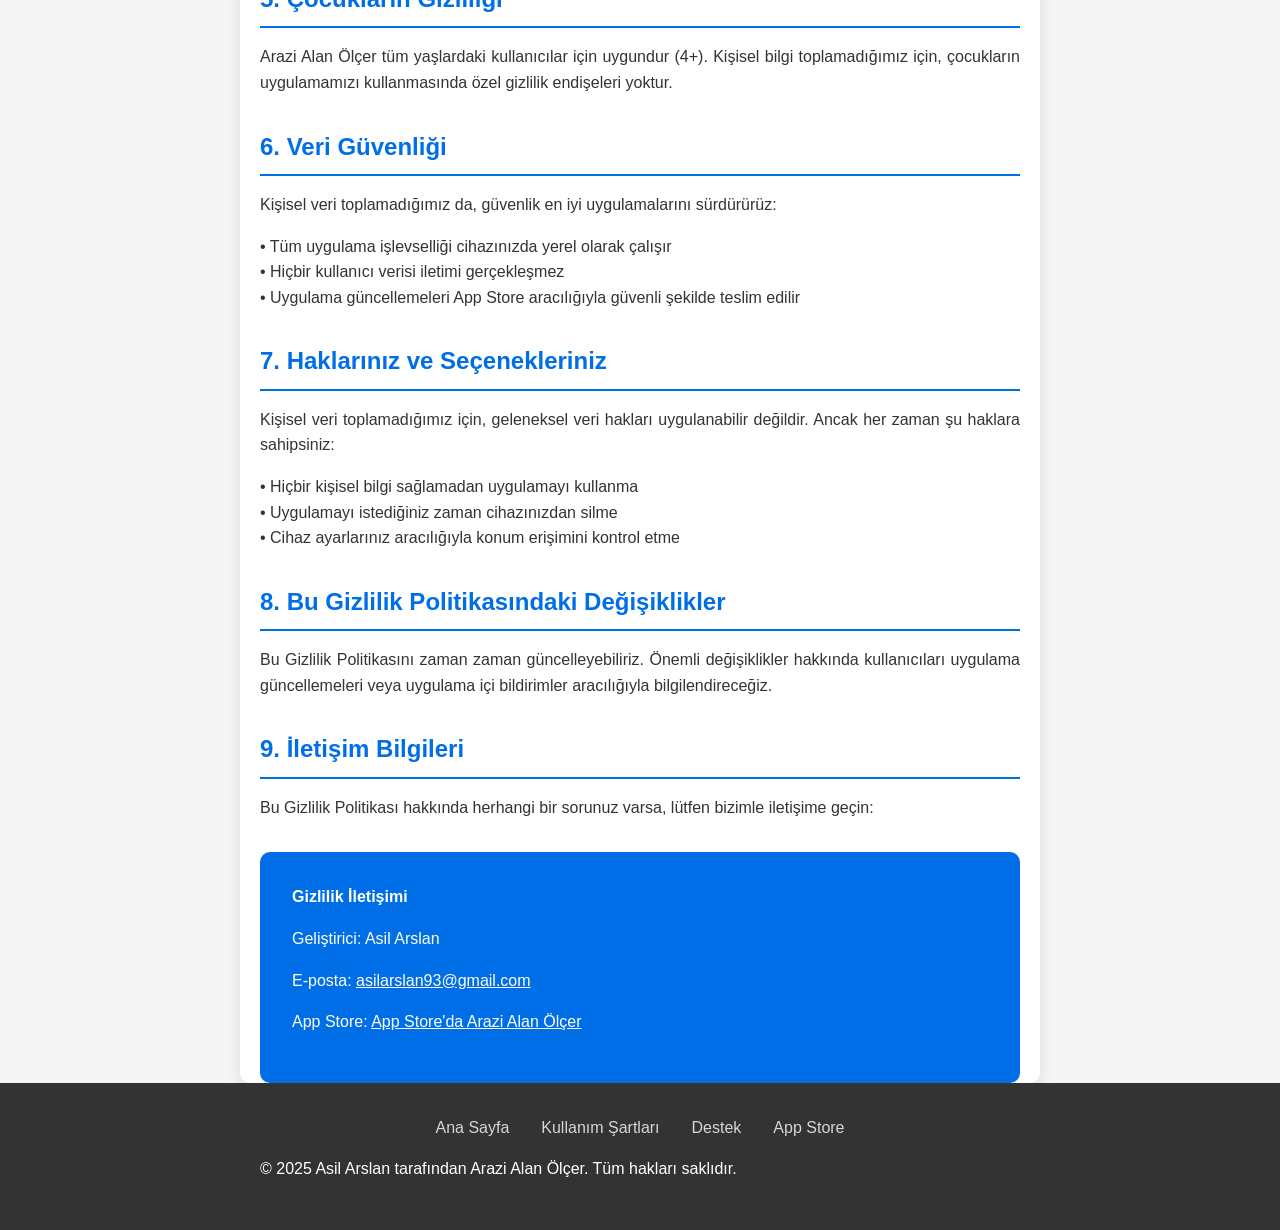
<file: privacy-policy.html>
<!DOCTYPE html>
<html lang="tr">
<head>
    <meta charset="UTF-8">
    <meta name="viewport" content="width=device-width, initial-scale=1.0">
    <title>Gizlilik Politikası - Arazi Alan Ölçer</title>
    <meta name="description" content="Arazi Alan Ölçer - GPS Arazi Ölçüm Uygulaması için Gizlilik Politikası. Gizliliğinizi ve verilerinizi nasıl koruduğumuzu öğrenin.">
    
    <link rel="icon" type="image/png" href="/assets/img/icon-180.png">
    
    <style>
        * { margin: 0; padding: 0; box-sizing: border-box; }
        body { font-family: -apple-system, BlinkMacSystemFont, 'Segoe UI', Roboto, sans-serif; line-height: 1.6; color: #333; background: #f5f5f5; }
        .container { max-width: 800px; margin: 0 auto; padding: 0 20px; }
        header { background: white; box-shadow: 0 2px 10px rgba(0,0,0,0.1); position: sticky; top: 0; z-index: 100; }
        nav { display: flex; justify-content: center; align-items: center; padding: 1rem 0; }
        .logo { font-size: 1.5rem; font-weight: bold; color: #006ee6; display: flex; align-items: center; gap: 10px; text-decoration: none; }
        .header-logo { width: 32px; height: 32px; border-radius: 6px; padding: 2px; box-shadow: 0 2px 6px rgba(0,110,230,0.2); }
        main { background: white; margin: 2rem 0; padding: 3rem 2rem; border-radius: 10px; box-shadow: 0 5px 15px rgba(0,0,0,0.1); }
        h1 { color: #006ee6; font-size: 2.5rem; margin-bottom: 1rem; text-align: center; }
        h2 { color: #006ee6; font-size: 1.5rem; margin: 2rem 0 1rem 0; border-bottom: 2px solid #006ee6; padding-bottom: 0.5rem; }
        h3 { color: #333; font-size: 1.2rem; margin: 1.5rem 0 0.5rem 0; }
        p { margin-bottom: 1rem; text-align: justify; }
        .last-updated { background: #f8f9fa; padding: 1rem; border-radius: 5px; margin-bottom: 2rem; text-align: center; font-style: italic; color: #666; }
        .highlight-box { background: #e8f5e8; border: 2px solid #4caf50; padding: 1.5rem; border-radius: 10px; margin: 2rem 0; text-align: center; }
        .highlight-box h3 { color: #2e7d32; margin-top: 0; }
        .contact-info { background: #006ee6; color: white; padding: 2rem; border-radius: 10px; margin-top: 2rem; text-align: center; }
        .contact-info a { color: white; text-decoration: underline; }
        footer { background: #333; color: white; padding: 2rem 0; text-align: center; }
        .footer-links { display: flex; justify-content: center; gap: 2rem; margin-bottom: 1rem; flex-wrap: wrap; }
        .footer-links a { color: white; text-decoration: none; opacity: 0.8; transition: opacity 0.3s; }
        .footer-links a:hover { opacity: 1; }
        @media (max-width: 768px) { main { padding: 2rem 1rem; margin: 1rem 0; } h1 { font-size: 2rem; } .footer-links { flex-direction: column; gap: 1rem; } }
    </style>
</head>
<body>
    <header>
        <nav class="container">
            <a href="index.html" class="logo">
                <img src="/assets/img/icon-180.png" alt="Arazi Alan Ölçer Logo" class="header-logo">
                Arazi Alan Ölçer
            </a>
        </nav>
    </header>

    <main class="container">
        <h1>Gizlilik Politikası</h1>
        
        <div class="last-updated">Son Güncelleme: 7 Ocak 2025</div>

        <div class="highlight-box">
            <h3>🔒 Gizlilik Öncelikli Yaklaşım</h3>
            <p><strong>Arazi Alan Ölçer kullanıcılardan hiçbir kişisel veri toplamaz.</strong> Gizliliğiniz bizim en önceliğimizdir ve uygulamamızı kişisel bilgilerinizi toplamadan, saklamadan veya paylaşmadan çalışacak şekilde tasarladık.</p>
        </div>

        <p>Bu Gizlilik Politikası, Arazi Alan Ölçer ("Uygulama"), Asil Arslan ("Geliştirici", "biz", "bizim" veya "bizim") tarafından geliştirilen GPS destekli arazi ölçüm uygulamamızı kullandığınızda bilgilerinizi nasıl ele aldığımızı ve gizliliğinizi nasıl koruduğumuzu açıklar.</p>

        <h2>1. Toplamadığımız Bilgiler</h2>
        <p>Arazi Alan Ölçer gizlilik düşünülerek tasarlanmıştır. Aşağıdakilerden hiçbirini toplamayız, saklamayız veya paylaşmayız:</p>
        <p>• Kişisel kimlik bilgileri (ad, e-posta, telefon numarası)<br>
        • Cihaz tanımlayıcıları veya benzersiz cihaz bilgileri<br>
        • GPS koordinatları veya konum geçmişi<br>
        • Ölçüm verileri veya tarla sınırları<br>
        • Kullanım analitikleri veya davranış verileri<br>
        • Uygulama içinde çekilen fotoğraflar veya görüntüler<br>
        • Kişi listeleri veya sosyal medya bilgileri</p>

        <h2>2. Veri Toplamadan Uygulama Nasıl Çalışır</h2>
        <p>Arazi Alan Ölçer tüm ölçümleri GPS teknolojisi kullanarak cihazınızda yerel olarak işler. Bir alanı ölçtüğünüzde:</p>
        <p>• Tüm hesaplamalar tamamen cihazınızda yapılır<br>
        • Hiçbir ölçüm verisi sunucularımıza yüklenmez<br>
        • GPS koordinatları sadece yerel hesaplamalar için kullanılır<br>
        • Kaydedilen ölçümler sadece cihazınızda kalır</p>

        <h2>3. Konum Hizmetleri</h2>
        <p>Arazi Alan Ölçer, GPS tabanlı ölçümler sağlamak için cihazınızın konum hizmetlerine erişim gerektirir. Bu konum verisi:</p>
        <p>• Sadece cihazınızda yerel olarak işlenir<br>
        • Hiçbir zaman harici sunuculara iletilmez<br>
        • Sadece alan hesaplamaları için kullanılır<br>
        • Uygulama tarafından saklanmaz veya kaydedilmez</p>

        <h2>4. Apple App Store Entegrasyonu</h2>
        <p>Arazi Alan Ölçer'in kendisi veri toplamasa da, uygulamayı kullanımınız indirme, güncelleme ve uygulama içi satın alma için Apple'ın App Store hizmetlerini içerebilir. Apple'ın veri uygulamaları hakkında bilgi için lütfen Apple'ın Gizlilik Politikasına başvurun.</p>

        <h2>5. Çocukların Gizliliği</h2>
        <p>Arazi Alan Ölçer tüm yaşlardaki kullanıcılar için uygundur (4+). Kişisel bilgi toplamadığımız için, çocukların uygulamamızı kullanmasında özel gizlilik endişeleri yoktur.</p>

        <h2>6. Veri Güvenliği</h2>
        <p>Kişisel veri toplamadığımız da, güvenlik en iyi uygulamalarını sürdürürüz:</p>
        <p>• Tüm uygulama işlevselliği cihazınızda yerel olarak çalışır<br>
        • Hiçbir kullanıcı verisi iletimi gerçekleşmez<br>
        • Uygulama güncellemeleri App Store aracılığıyla güvenli şekilde teslim edilir</p>

        <h2>7. Haklarınız ve Seçenekleriniz</h2>
        <p>Kişisel veri toplamadığımız için, geleneksel veri hakları uygulanabilir değildir. Ancak her zaman şu haklara sahipsiniz:</p>
        <p>• Hiçbir kişisel bilgi sağlamadan uygulamayı kullanma<br>
        • Uygulamayı istediğiniz zaman cihazınızdan silme<br>
        • Cihaz ayarlarınız aracılığıyla konum erişimini kontrol etme</p>

        <h2>8. Bu Gizlilik Politikasındaki Değişiklikler</h2>
        <p>Bu Gizlilik Politikasını zaman zaman güncelleyebiliriz. Önemli değişiklikler hakkında kullanıcıları uygulama güncellemeleri veya uygulama içi bildirimler aracılığıyla bilgilendireceğiz.</p>

        <h2>9. İletişim Bilgileri</h2>
        <p>Bu Gizlilik Politikası hakkında herhangi bir sorunuz varsa, lütfen bizimle iletişime geçin:</p>

        <div class="contact-info">
            <p><strong>Gizlilik İletişimi</strong></p>
            <p>Geliştirici: Asil Arslan</p>
            <p>E-posta: <a href="mailto:asilarslan93@gmail.com">asilarslan93@gmail.com</a></p>
            <p>App Store: <a href="https://apps.apple.com/tr/app/arazi-%C3%B6l%C3%A7me/id6740893569?l=tr">App Store'da Arazi Alan Ölçer</a></p>
        </div>
    </main>

    <footer>
        <div class="container">
            <div class="footer-links">
                <a href="index.html">Ana Sayfa</a>
                <a href="terms-of-use.html">Kullanım Şartları</a>
                <a href="mailto:asilarslan93@gmail.com">Destek</a>
                <a href="https://apps.apple.com/tr/app/arazi-%C3%B6l%C3%A7me/id6740893569?l=tr">App Store</a>
            </div>
            <p>&copy; 2025 Asil Arslan tarafından Arazi Alan Ölçer. Tüm hakları saklıdır.</p>
        </div>
    </footer>
</body>
</html>
</file>
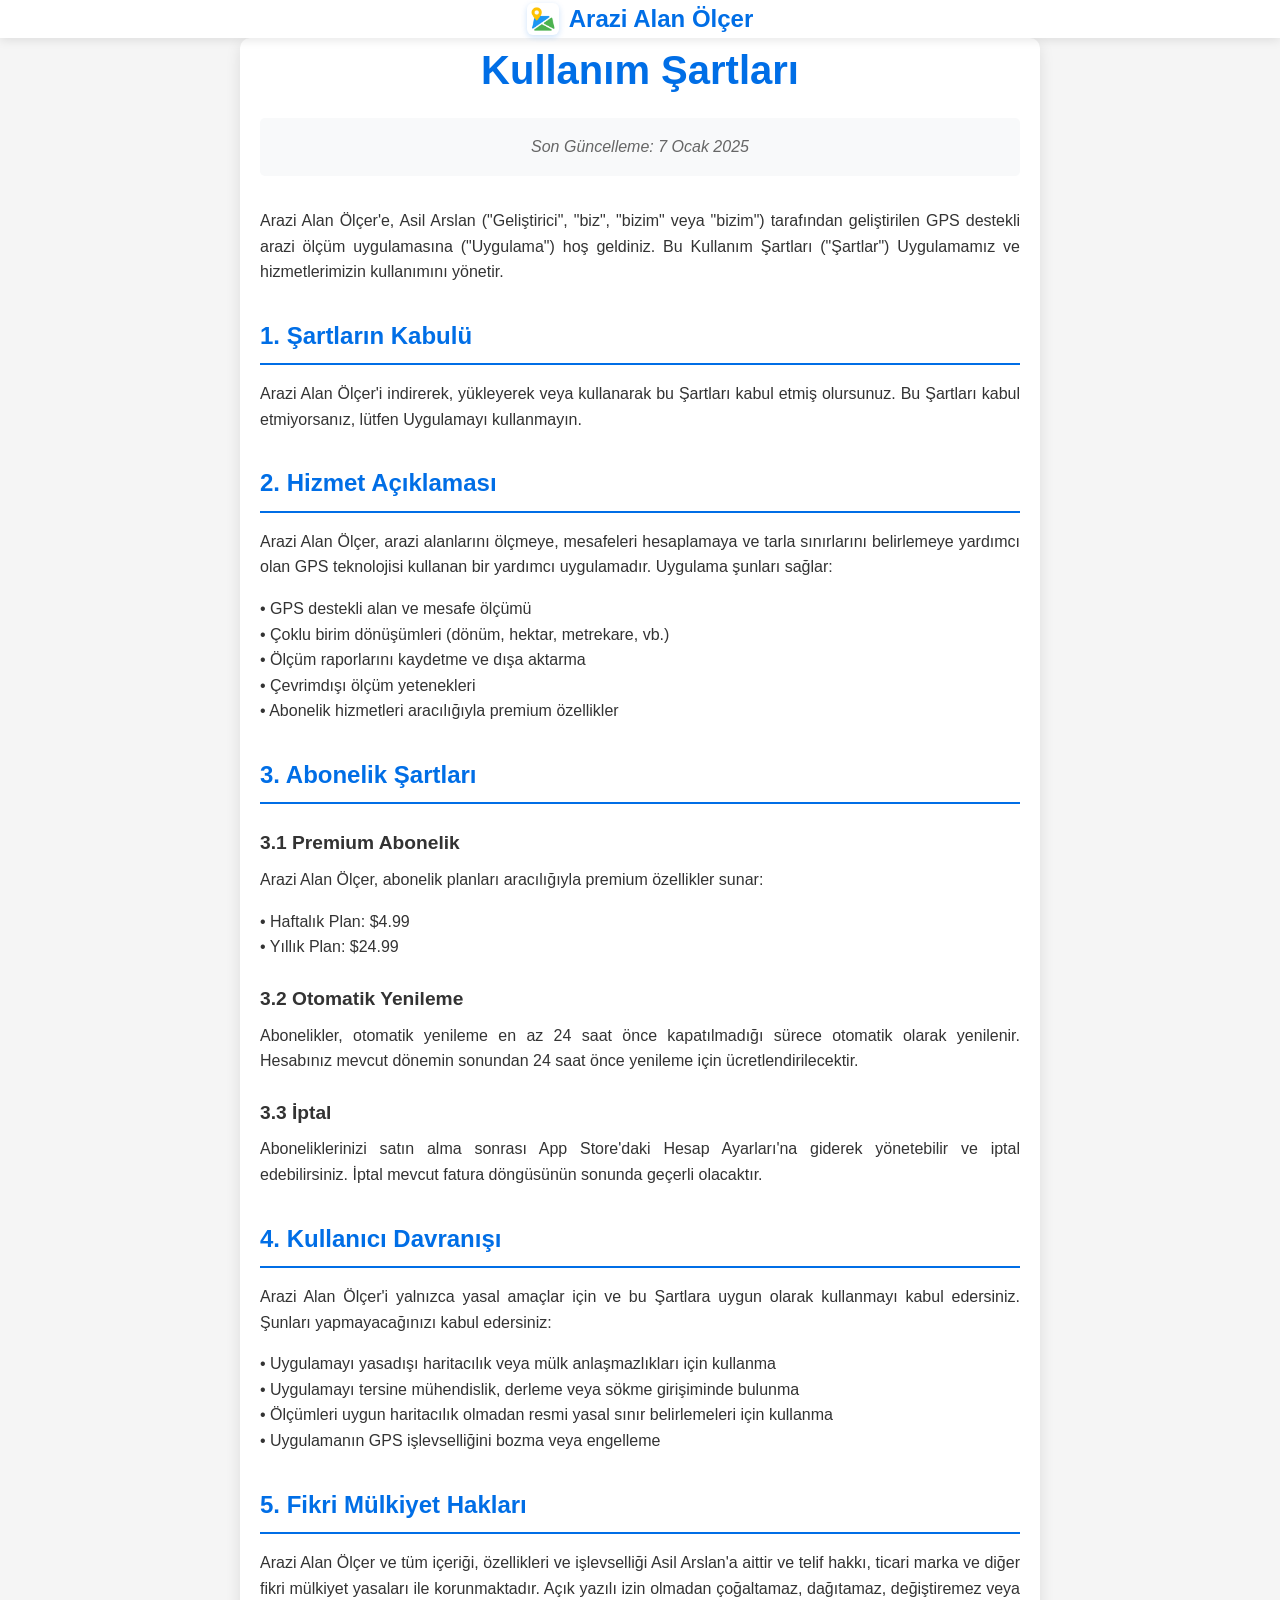
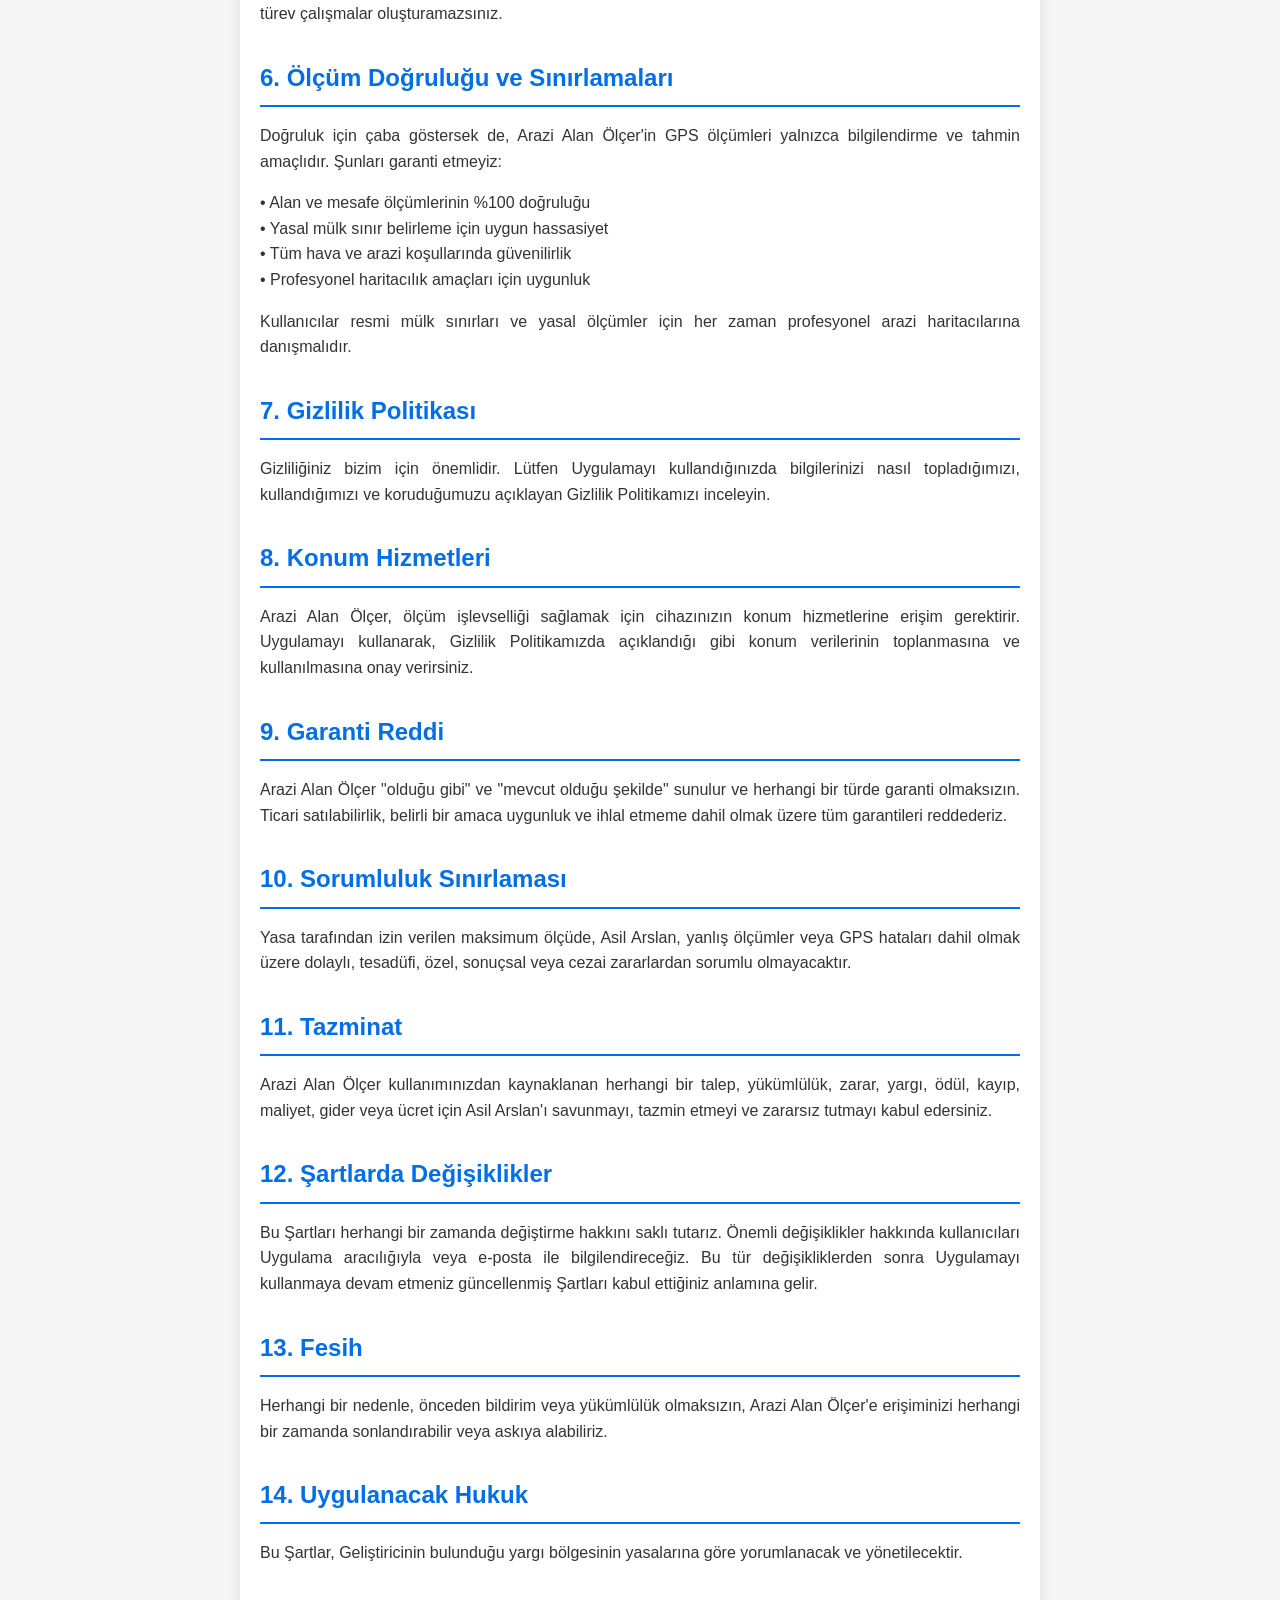
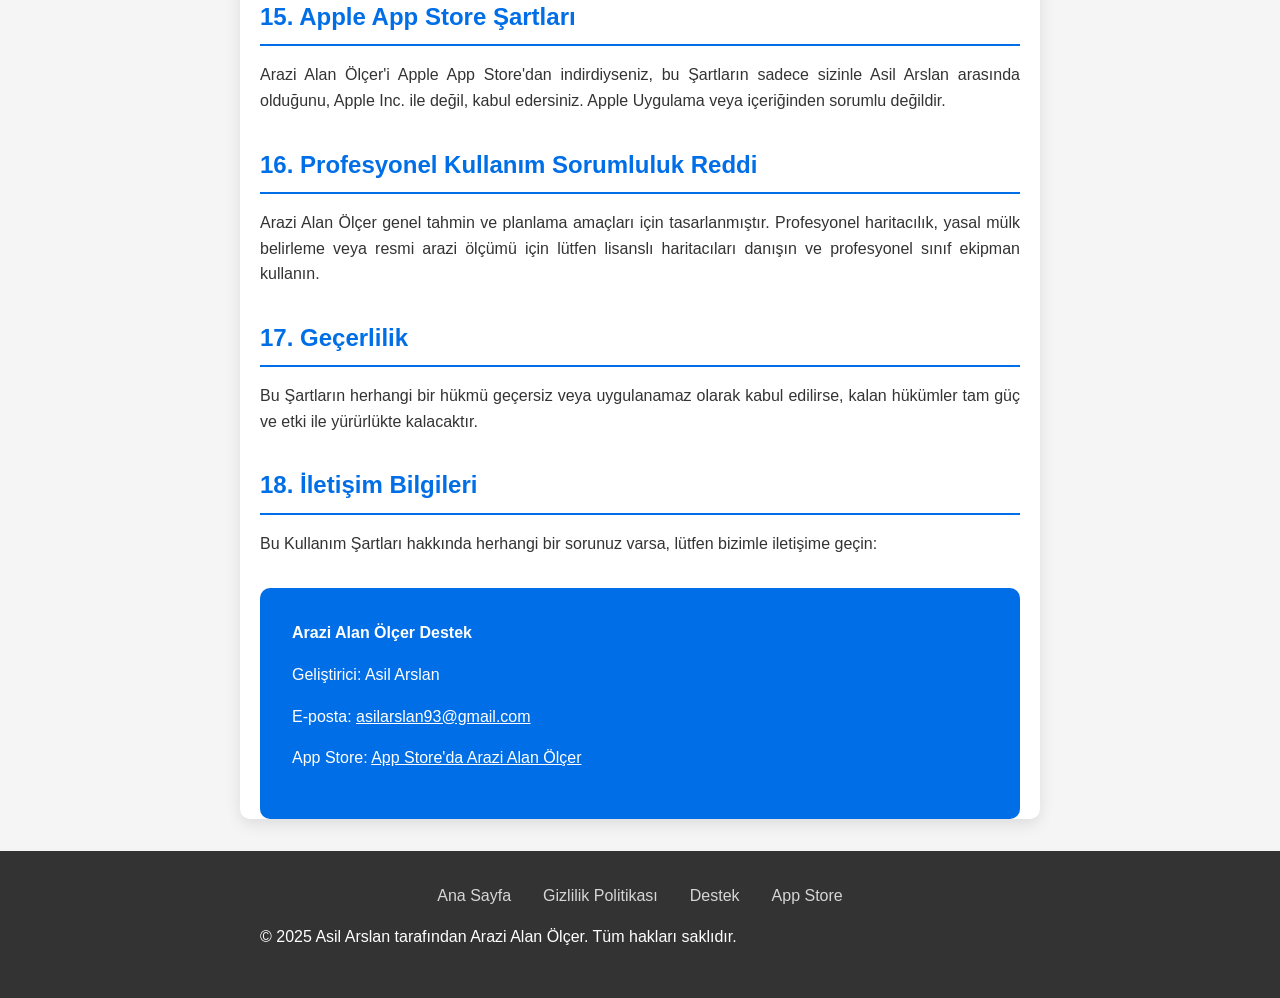
<file: terms-of-use.html>
<!DOCTYPE html>
<html lang="tr">
<head>
    <meta charset="UTF-8">
    <meta name="viewport" content="width=device-width, initial-scale=1.0">
    <title>Kullanım Şartları - Arazi Alan Ölçer</title>
    <meta name="description" content="Arazi Alan Ölçer - GPS Arazi Ölçüm Uygulaması için Kullanım Şartları. Uygulamayı kullanma koşullarımızı okuyun.">
    <meta name="robots" content="index, follow">
    
    <!-- Favicon -->
    <link rel="icon" type="image/png" href="/assets/img/icon-180.png">
    <link rel="apple-touch-icon" href="/assets/img/icon-180.png">
    
    <style>
        * {
            margin: 0;
            padding: 0;
            box-sizing: border-box;
        }
        
        body {
            font-family: -apple-system, BlinkMacSystemFont, 'Segoe UI', Roboto, Oxygen, Ubuntu, Cantarell, sans-serif;
            line-height: 1.6;
            color: #333;
            background: #f5f5f5;
        }
        
        .container {
            max-width: 800px;
            margin: 0 auto;
            padding: 0 20px;
        }
        
        header {
            background: white;
            box-shadow: 0 2px 10px rgba(0, 0, 0, 0.1);
            position: sticky;
            top: 0;
            z-index: 100;
        }
        
        nav {
            display: flex;
            justify-content: center;
            align-items: center;
            padding: 1rem 0;
        }
        
        .logo {
            font-size: 1.5rem;
            font-weight: bold;
            color: #006ee6;
            display: flex;
            align-items: center;
            gap: 10px;
            text-decoration: none;
        }
        
        .header-logo {
            width: 32px;
            height: 32px;
            border-radius: 6px;
            padding: 2px;
            box-shadow: 0 2px 6px rgba(0, 110, 230, 0.2);
        }
        
        .back-link {
            color: #006ee6;
            text-decoration: none;
            font-weight: 500;
            padding: 0.5rem 1rem;
            border-left: 2px solid #006ee6;
            border-right: 2px solid #006ee6;
            border-radius: 5px;
            transition: all 0.3s;
        }
        
        .back-link:hover {
            background: #006ee6;
            color: white;
        }
        
        main {
            background: white;
            margin: 2rem 0;
            padding: 3rem 2rem;
            border-radius: 10px;
            box-shadow: 0 5px 15px rgba(0, 0, 0, 0.1);
        }
        
        h1 {
            color: #006ee6;
            font-size: 2.5rem;
            margin-bottom: 1rem;
            text-align: center;
        }
        
        h2 {
            color: #006ee6;
            font-size: 1.5rem;
            margin: 2rem 0 1rem 0;
            border-bottom: 2px solid #006ee6;
            padding-bottom: 0.5rem;
        }
        
        h3 {
            color: #333;
            font-size: 1.2rem;
            margin: 1.5rem 0 0.5rem 0;
        }
        
        p {
            margin-bottom: 1rem;
            text-align: justify;
        }
        
        .last-updated {
            background: #f8f9fa;
            padding: 1rem;
            border-radius: 5px;
            margin-bottom: 2rem;
            text-align: center;
            font-style: italic;
            color: #666;
        }
        
        .contact-info {
            background: #006ee6;
            color: white;
            padding: 2rem;
            border-radius: 10px;
            margin-top: 2rem;
            text-align: center;
        }
        
        .contact-info a {
            color: white;
            text-decoration: underline;
        }
        
        footer {
            background: #333;
            color: white;
            padding: 2rem 0;
            text-align: center;
            margin-top: 2rem;
        }
        
        .footer-links {
            display: flex;
            justify-content: center;
            gap: 2rem;
            margin-bottom: 1rem;
            flex-wrap: wrap;
        }
        
        .footer-links a {
            color: white;
            text-decoration: none;
            opacity: 0.8;
            transition: opacity 0.3s;
        }
        
        .footer-links a:hover {
            opacity: 1;
        }
        
        @media (max-width: 768px) {
            main {
                padding: 2rem 1rem;
                margin: 1rem 0;
            }
            
            h1 {
                font-size: 2rem;
            }
            
            .footer-links {
                flex-direction: column;
                gap: 1rem;
            }
        }
    </style>
</head>
<body>
    <header>
        <nav class="container">
            <a href="index.html" class="logo">
                <img src="/assets/img/icon-180.png" alt="Arazi Alan Ölçer Logo" class="header-logo">
                Arazi Alan Ölçer
            </a>
        </nav>
    </header>

    <main class="container">
        <h1>Kullanım Şartları</h1>
        
        <div class="last-updated">
            Son Güncelleme: 7 Ocak 2025
        </div>

        <p>Arazi Alan Ölçer'e, Asil Arslan ("Geliştirici", "biz", "bizim" veya "bizim") tarafından geliştirilen GPS destekli arazi ölçüm uygulamasına ("Uygulama") hoş geldiniz. Bu Kullanım Şartları ("Şartlar") Uygulamamız ve hizmetlerimizin kullanımını yönetir.</p>

        <h2>1. Şartların Kabulü</h2>
        <p>Arazi Alan Ölçer'i indirerek, yükleyerek veya kullanarak bu Şartları kabul etmiş olursunuz. Bu Şartları kabul etmiyorsanız, lütfen Uygulamayı kullanmayın.</p>

        <h2>2. Hizmet Açıklaması</h2>
        <p>Arazi Alan Ölçer, arazi alanlarını ölçmeye, mesafeleri hesaplamaya ve tarla sınırlarını belirlemeye yardımcı olan GPS teknolojisi kullanan bir yardımcı uygulamadır. Uygulama şunları sağlar:</p>
        <p>• GPS destekli alan ve mesafe ölçümü<br>
        • Çoklu birim dönüşümleri (dönüm, hektar, metrekare, vb.)<br>
        • Ölçüm raporlarını kaydetme ve dışa aktarma<br>
        • Çevrimdışı ölçüm yetenekleri<br>
        • Abonelik hizmetleri aracılığıyla premium özellikler</p>

        <h2>3. Abonelik Şartları</h2>
        <h3>3.1 Premium Abonelik</h3>
        <p>Arazi Alan Ölçer, abonelik planları aracılığıyla premium özellikler sunar:</p>
        <p>• Haftalık Plan: $4.99<br>
        • Yıllık Plan: $24.99</p>

        <h3>3.2 Otomatik Yenileme</h3>
        <p>Abonelikler, otomatik yenileme en az 24 saat önce kapatılmadığı sürece otomatik olarak yenilenir. Hesabınız mevcut dönemin sonundan 24 saat önce yenileme için ücretlendirilecektir.</p>

        <h3>3.3 İptal</h3>
        <p>Aboneliklerinizi satın alma sonrası App Store'daki Hesap Ayarları'na giderek yönetebilir ve iptal edebilirsiniz. İptal mevcut fatura döngüsünün sonunda geçerli olacaktır.</p>

        <h2>4. Kullanıcı Davranışı</h2>
        <p>Arazi Alan Ölçer'i yalnızca yasal amaçlar için ve bu Şartlara uygun olarak kullanmayı kabul edersiniz. Şunları yapmayacağınızı kabul edersiniz:</p>
        <p>• Uygulamayı yasadışı haritacılık veya mülk anlaşmazlıkları için kullanma<br>
        • Uygulamayı tersine mühendislik, derleme veya sökme girişiminde bulunma<br>
        • Ölçümleri uygun haritacılık olmadan resmi yasal sınır belirlemeleri için kullanma<br>
        • Uygulamanın GPS işlevselliğini bozma veya engelleme</p>

        <h2>5. Fikri Mülkiyet Hakları</h2>
        <p>Arazi Alan Ölçer ve tüm içeriği, özellikleri ve işlevselliği Asil Arslan'a aittir ve telif hakkı, ticari marka ve diğer fikri mülkiyet yasaları ile korunmaktadır. Açık yazılı izin olmadan çoğaltamaz, dağıtamaz, değiştiremez veya türev çalışmalar oluşturamazsınız.</p>

        <h2>6. Ölçüm Doğruluğu ve Sınırlamaları</h2>
        <p>Doğruluk için çaba göstersek de, Arazi Alan Ölçer'in GPS ölçümleri yalnızca bilgilendirme ve tahmin amaçlıdır. Şunları garanti etmeyiz:</p>
        <p>• Alan ve mesafe ölçümlerinin %100 doğruluğu<br>
        • Yasal mülk sınır belirleme için uygun hassasiyet<br>
        • Tüm hava ve arazi koşullarında güvenilirlik<br>
        • Profesyonel haritacılık amaçları için uygunluk</p>
        <p>Kullanıcılar resmi mülk sınırları ve yasal ölçümler için her zaman profesyonel arazi haritacılarına danışmalıdır.</p>

        <h2>7. Gizlilik Politikası</h2>
        <p>Gizliliğiniz bizim için önemlidir. Lütfen Uygulamayı kullandığınızda bilgilerinizi nasıl topladığımızı, kullandığımızı ve koruduğumuzu açıklayan Gizlilik Politikamızı inceleyin.</p>

        <h2>8. Konum Hizmetleri</h2>
        <p>Arazi Alan Ölçer, ölçüm işlevselliği sağlamak için cihazınızın konum hizmetlerine erişim gerektirir. Uygulamayı kullanarak, Gizlilik Politikamızda açıklandığı gibi konum verilerinin toplanmasına ve kullanılmasına onay verirsiniz.</p>

        <h2>9. Garanti Reddi</h2>
        <p>Arazi Alan Ölçer "olduğu gibi" ve "mevcut olduğu şekilde" sunulur ve herhangi bir türde garanti olmaksızın. Ticari satılabilirlik, belirli bir amaca uygunluk ve ihlal etmeme dahil olmak üzere tüm garantileri reddederiz.</p>

        <h2>10. Sorumluluk Sınırlaması</h2>
        <p>Yasa tarafından izin verilen maksimum ölçüde, Asil Arslan, yanlış ölçümler veya GPS hataları dahil olmak üzere dolaylı, tesadüfi, özel, sonuçsal veya cezai zararlardan sorumlu olmayacaktır.</p>

        <h2>11. Tazminat</h2>
        <p>Arazi Alan Ölçer kullanımınızdan kaynaklanan herhangi bir talep, yükümlülük, zarar, yargı, ödül, kayıp, maliyet, gider veya ücret için Asil Arslan'ı savunmayı, tazmin etmeyi ve zararsız tutmayı kabul edersiniz.</p>

        <h2>12. Şartlarda Değişiklikler</h2>
        <p>Bu Şartları herhangi bir zamanda değiştirme hakkını saklı tutarız. Önemli değişiklikler hakkında kullanıcıları Uygulama aracılığıyla veya e-posta ile bilgilendireceğiz. Bu tür değişikliklerden sonra Uygulamayı kullanmaya devam etmeniz güncellenmiş Şartları kabul ettiğiniz anlamına gelir.</p>

        <h2>13. Fesih</h2>
        <p>Herhangi bir nedenle, önceden bildirim veya yükümlülük olmaksızın, Arazi Alan Ölçer'e erişiminizi herhangi bir zamanda sonlandırabilir veya askıya alabiliriz.</p>

        <h2>14. Uygulanacak Hukuk</h2>
        <p>Bu Şartlar, Geliştiricinin bulunduğu yargı bölgesinin yasalarına göre yorumlanacak ve yönetilecektir.</p>

        <h2>15. Apple App Store Şartları</h2>
        <p>Arazi Alan Ölçer'i Apple App Store'dan indirdiyseniz, bu Şartların sadece sizinle Asil Arslan arasında olduğunu, Apple Inc. ile değil, kabul edersiniz. Apple Uygulama veya içeriğinden sorumlu değildir.</p>

        <h2>16. Profesyonel Kullanım Sorumluluk Reddi</h2>
        <p>Arazi Alan Ölçer genel tahmin ve planlama amaçları için tasarlanmıştır. Profesyonel haritacılık, yasal mülk belirleme veya resmi arazi ölçümü için lütfen lisanslı haritacıları danışın ve profesyonel sınıf ekipman kullanın.</p>

        <h2>17. Geçerlilik</h2>
        <p>Bu Şartların herhangi bir hükmü geçersiz veya uygulanamaz olarak kabul edilirse, kalan hükümler tam güç ve etki ile yürürlükte kalacaktır.</p>

        <h2>18. İletişim Bilgileri</h2>
        <p>Bu Kullanım Şartları hakkında herhangi bir sorunuz varsa, lütfen bizimle iletişime geçin:</p>

        <div class="contact-info">
            <p><strong>Arazi Alan Ölçer Destek</strong></p>
            <p>Geliştirici: Asil Arslan</p>
            <p>E-posta: <a href="mailto:asilarslan93@gmail.com">asilarslan93@gmail.com</a></p>
            <p>App Store: <a href="https://apps.apple.com/tr/app/arazi-%C3%B6l%C3%A7me/id6740893569?l=tr">App Store'da Arazi Alan Ölçer</a></p>
        </div>
    </main>

    <footer>
        <div class="container">
            <div class="footer-links">
                <a href="index.html">Ana Sayfa</a>
                <a href="privacy-policy.html">Gizlilik Politikası</a>
                <a href="mailto:asilarslan93@gmail.com">Destek</a>
                <a href="https://apps.apple.com/tr/app/arazi-%C3%B6l%C3%A7me/id6740893569?l=tr">App Store</a>
            </div>
            <p>&copy; 2025 Asil Arslan tarafından Arazi Alan Ölçer. Tüm hakları saklıdır.</p>
        </div>
    </footer>
</body>
</html>
</file>
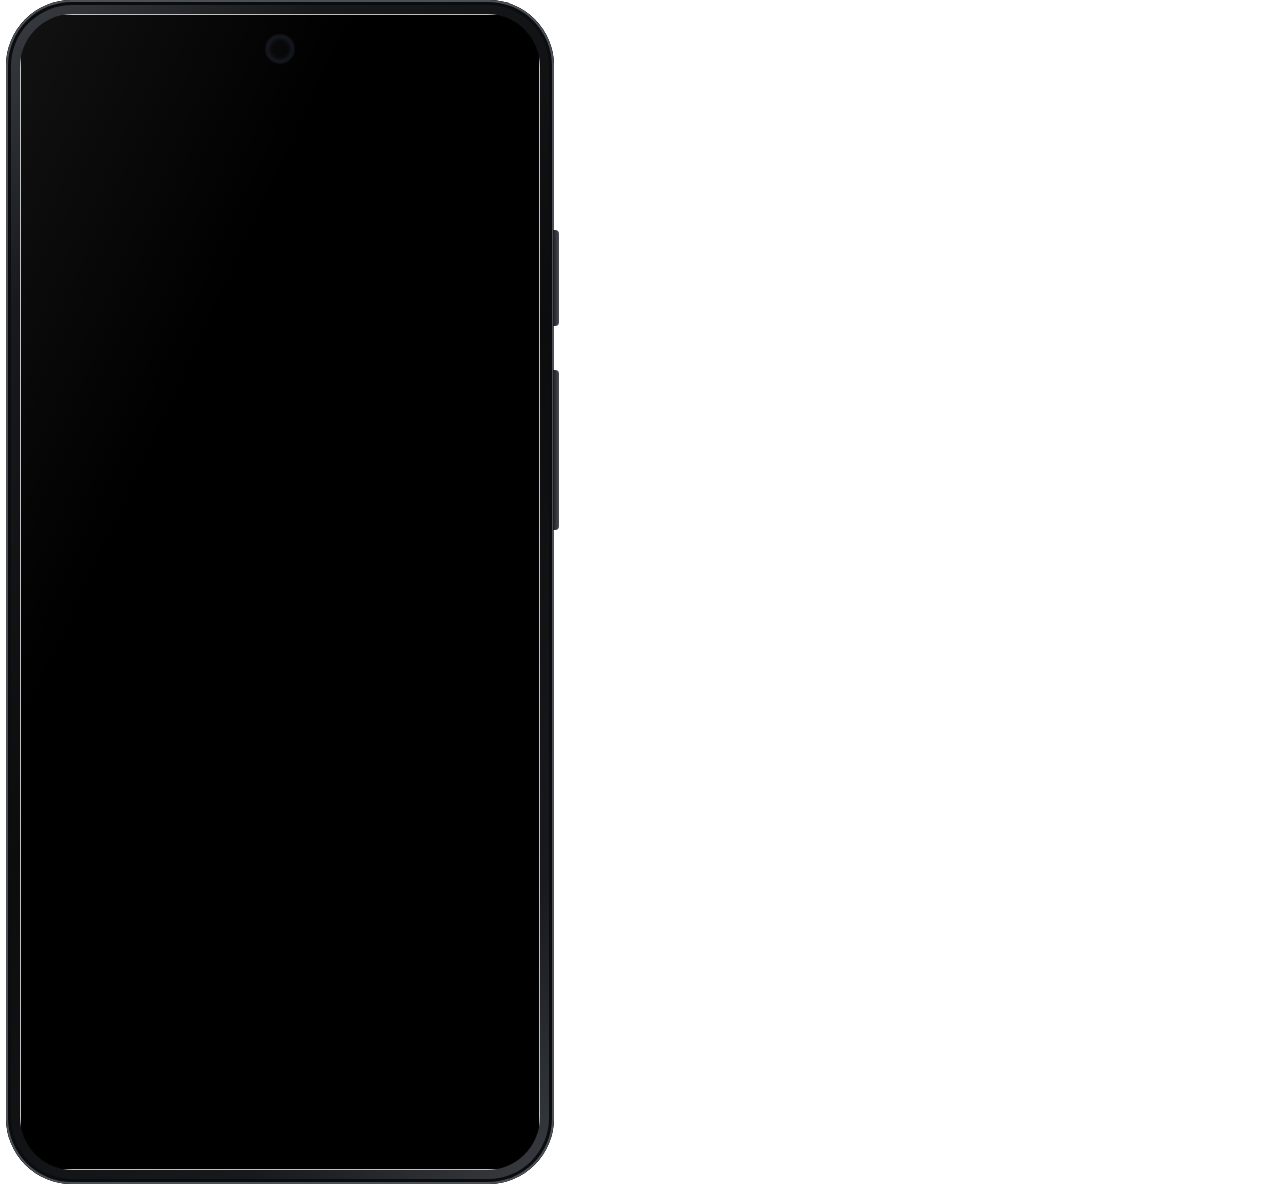
<file: tools/mockup.html>
<!doctype html><html><head><meta charset="utf-8"><style>
/* Modern phone (20:9 screen, thin even bezels, centre punch-hole, side keys). Screen = 1080×2400 screenshot. */
html,body{margin:0;background:transparent}
.ph{position:relative;width:520px;padding:14px;margin:0 22px 0 6px;border-radius:66px;
  background:linear-gradient(135deg,#3a3d42 0%,#17191c 18%,#0b0c0e 50%,#17191c 82%,#3a3d42 100%);
  box-shadow:inset 0 0 0 2px #4b4f56, inset 0 0 0 5px #0b0c0e}
.scr{position:relative;border-radius:53px;overflow:hidden;background:#000;aspect-ratio:1080/2400}
.scr img{display:block;width:100%;height:100%;object-fit:cover}
.hole{position:absolute;top:22px;left:50%;width:26px;height:26px;margin-left:-13px;border-radius:50%;background:#050506;
  box-shadow:0 0 0 2px rgba(255,255,255,.06), inset 0 0 6px rgba(80,110,160,.35)}
.glare{position:absolute;inset:0;border-radius:53px;pointer-events:none;background:linear-gradient(115deg,rgba(255,255,255,.07) 0%,rgba(255,255,255,0) 32%)}
.key{position:absolute;right:-5px;width:6px;border-radius:0 4px 4px 0;background:linear-gradient(90deg,#1a1c1f,#4a4e55)}
.k1{top:230px;height:96px}.k2{top:370px;height:160px}
</style></head><body><div class="ph" id="ph"><div class="scr"><img id="s"><i class="hole"></i><i class="glare"></i></div><i class="key k1"></i><i class="key k2"></i></div></body></html>
</file>
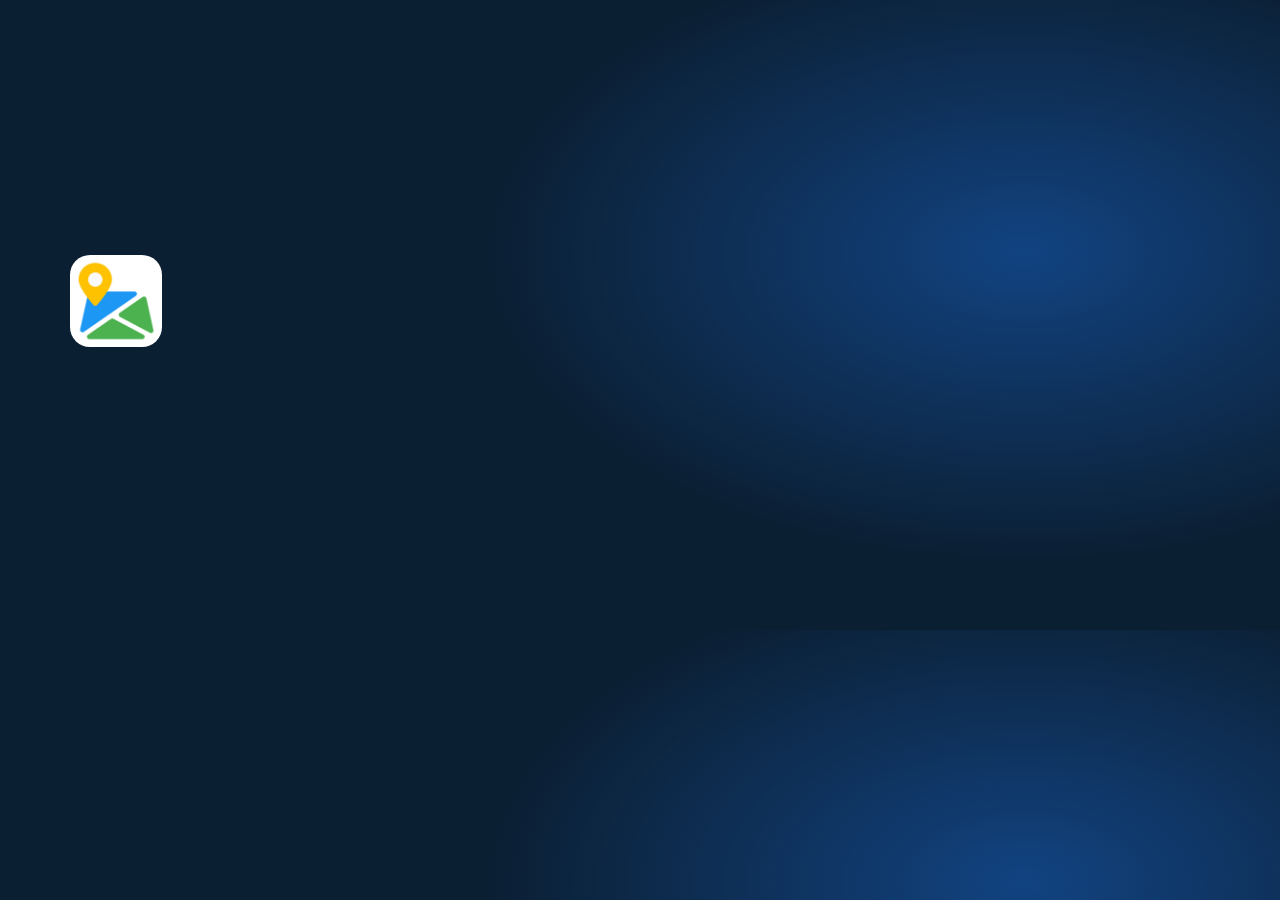
<file: tools/og.html>
<!doctype html><html><head><meta charset="utf-8"><style>
body{margin:0;width:1200px;height:630px;font-family:-apple-system,BlinkMacSystemFont,sans-serif;background:radial-gradient(ellipse 60% 70% at 80% 40%,rgba(26,111,224,.45),transparent 70%),#0b1f33;color:#fff;display:flex;align-items:center;overflow:hidden}
.l{padding:0 0 0 70px;flex:1}.l img{width:92px;height:92px;border-radius:20px}
h1{font-size:64px;line-height:1.05;margin:24px 0 16px;letter-spacing:-1px;font-weight:800}p{font-size:28px;color:#c3d0df;margin:0}
.d{margin-right:70px;width:290px;margin-top:170px}
.d img{width:100%;display:block;filter:drop-shadow(0 30px 50px rgba(0,0,0,.6))}
</style></head><body><div class="l"><img src="../assets/img/icon-192.png"><h1 id="h"></h1><p id="p"></p></div><div class="d"><img id="s"></div></body></html>
</file>
